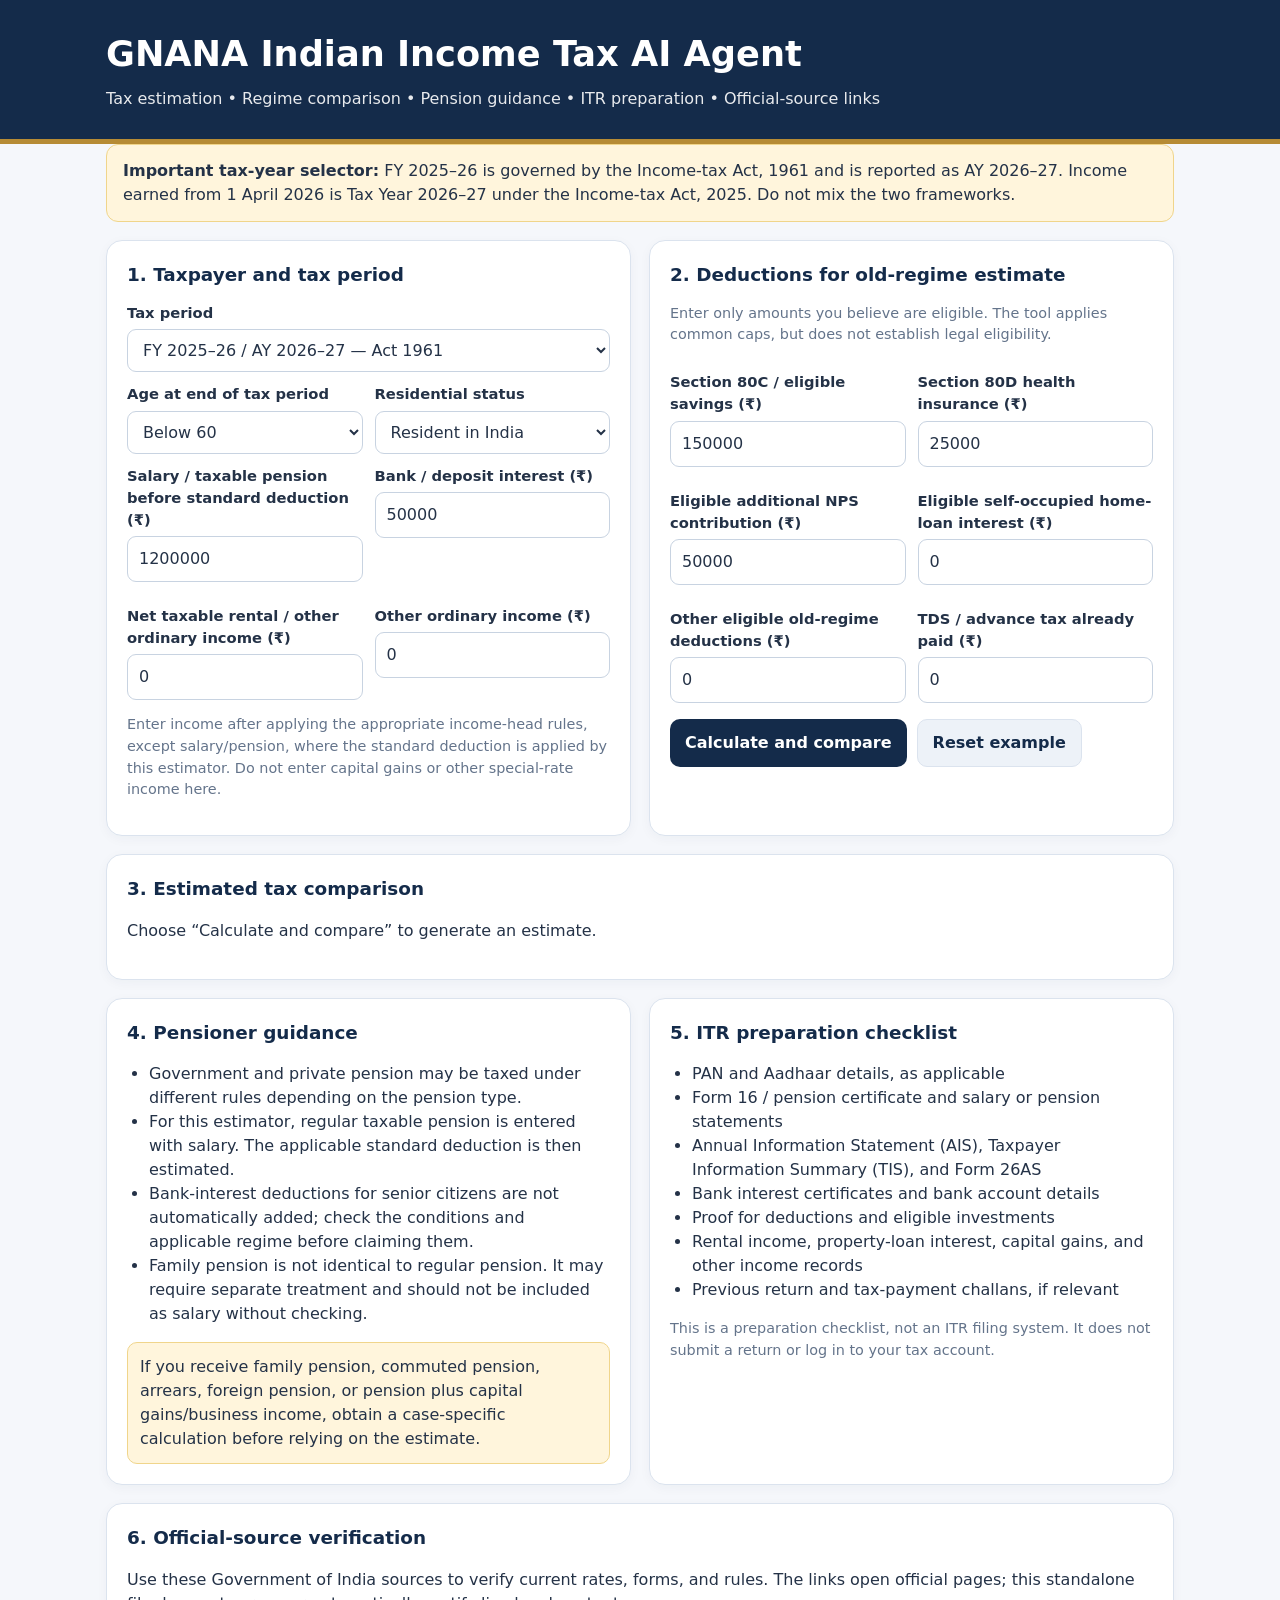
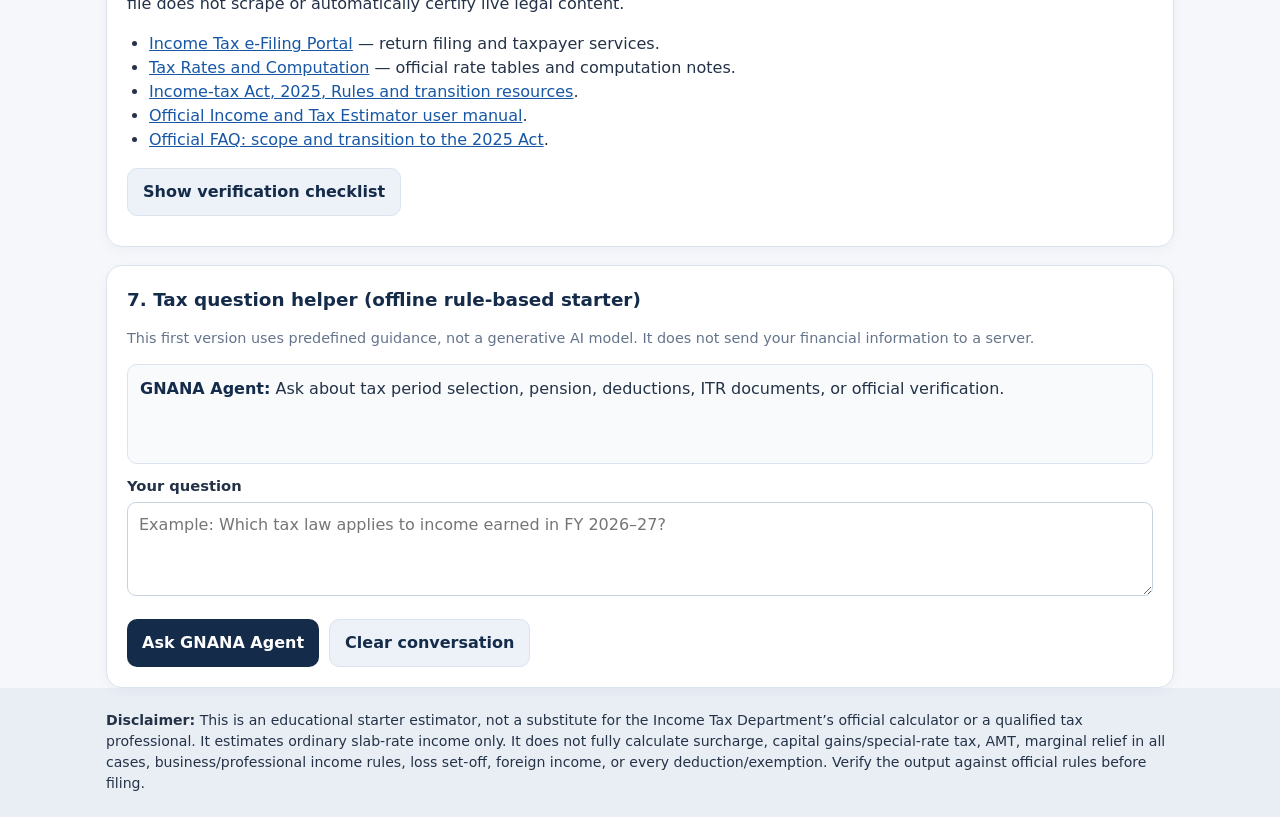
<file: bots/GNANA_Indian_Income_Tax_AI_Agent.html>
<!DOCTYPE html>
<html lang="en">
<head>
<meta charset="UTF-8">
<meta name="viewport" content="width=device-width, initial-scale=1">
<title>GNANA Indian Income Tax AI Agent</title>
<style>
  :root { --navy:#142b4a; --gold:#b68b35; --ink:#243247; --muted:#64748b; --paper:#f5f7fb; --line:#dbe3ee; --green:#e8f5ed; --amber:#fff5dc; }
  * { box-sizing:border-box; }
  body { margin:0; background:var(--paper); color:var(--ink); font:16px/1.5 system-ui,-apple-system,"Segoe UI",sans-serif; }
  header { background:var(--navy); color:white; padding:28px 18px; border-bottom:5px solid var(--gold); }
  .wrap { max-width:1100px; margin:auto; padding:0 16px; }
  h1 { margin:0 0 6px; font-size:clamp(1.5rem,4vw,2.2rem); }
  header p { margin:0; opacity:.9; }
  main { padding:22px 0 48px; }
  .notice { padding:14px 16px; border-radius:12px; background:var(--amber); border:1px solid #f0d58b; margin-bottom:18px; }
  .grid { display:grid; grid-template-columns:repeat(2,minmax(0,1fr)); gap:18px; }
  .card { background:white; border:1px solid var(--line); border-radius:16px; padding:20px; box-shadow:0 3px 12px #142b4a0a; min-width:0; }
  .card h2 { font-size:1.15rem; color:var(--navy); margin:0 0 14px; }
  .full { grid-column:1/-1; }
  label { display:block; font-weight:650; font-size:.92rem; margin:11px 0 5px; }
  input,select,textarea { width:100%; padding:10px 11px; border:1px solid #c8d3e1; border-radius:9px; background:white; color:var(--ink); font:inherit; }
  input:focus,select:focus,textarea:focus { outline:2px solid #b68b3580; border-color:var(--gold); }
  .two { display:grid; grid-template-columns:repeat(2,minmax(0,1fr)); gap:12px; }
  button { border:0; border-radius:10px; padding:11px 15px; font:inherit; font-weight:700; cursor:pointer; }
  .primary { background:var(--navy); color:white; }
  .secondary { background:#edf2f8; color:var(--navy); border:1px solid var(--line); }
  .actions { display:flex; flex-wrap:wrap; gap:10px; margin-top:16px; }
  .result { display:grid; grid-template-columns:repeat(3,minmax(0,1fr)); gap:10px; margin:14px 0; }
  .metric { background:#f4f7fb; border:1px solid var(--line); border-radius:12px; padding:13px; }
  .metric small { display:block; color:var(--muted); }
  .metric strong { display:block; color:var(--navy); font-size:1.25rem; overflow-wrap:anywhere; }
  .good { background:var(--green); border:1px solid #b6dfc5; border-radius:10px; padding:12px; }
  .warn { background:var(--amber); border:1px solid #f0d58b; border-radius:10px; padding:12px; }
  .muted { color:var(--muted); font-size:.9rem; }
  a { color:#1757a6; overflow-wrap:anywhere; }
  ul { padding-left:22px; }
  .pill { display:inline-block; padding:3px 9px; border-radius:20px; background:#edf2f8; font-size:.8rem; font-weight:700; }
  #chatLog { min-height:100px; max-height:320px; overflow:auto; border:1px solid var(--line); background:#f8fafc; border-radius:10px; padding:12px; white-space:pre-wrap; }
  .msg { margin:0 0 12px; }
  .msg b { color:var(--navy); }
  footer { padding:22px 0; background:#e9eef5; font-size:.88rem; }
  @media(max-width:760px) { .grid,.two { grid-template-columns:1fr; } .result { grid-template-columns:1fr; } .full { grid-column:auto; } }
</style>
</head>
<body>
<header>
  <div class="wrap">
    <h1>GNANA Indian Income Tax AI Agent</h1>
    <p>Tax estimation • Regime comparison • Pension guidance • ITR preparation • Official-source links</p>
  </div>
</header>
<main class="wrap">
  <div class="notice">
    <strong>Important tax-year selector:</strong> FY 2025–26 is governed by the Income-tax Act, 1961 and is reported as AY 2026–27. Income earned from 1 April 2026 is Tax Year 2026–27 under the Income-tax Act, 2025. Do not mix the two frameworks.
  </div>

  <div class="grid">
    <section class="card">
      <h2>1. Taxpayer and tax period</h2>
      <label for="period">Tax period</label>
      <select id="period">
        <option value="ay2627">FY 2025–26 / AY 2026–27 — Act 1961</option>
        <option value="ty2627">FY 2026–27 / Tax Year 2026–27 — Act 2025</option>
      </select>
      <div class="two">
        <div><label for="age">Age at end of tax period</label>
          <select id="age"><option value="under60">Below 60</option><option value="60to79">60–79</option><option value="80plus">80 or above</option></select>
        </div>
        <div><label for="resident">Residential status</label>
          <select id="resident"><option value="resident">Resident in India</option><option value="nonresident">Non-resident / not sure</option></select>
        </div>
      </div>
      <div class="two">
        <div><label for="salary">Salary / taxable pension before standard deduction (₹)</label><input id="salary" type="number" min="0" value="1200000"></div>
        <div><label for="interest">Bank / deposit interest (₹)</label><input id="interest" type="number" min="0" value="50000"></div>
        <div><label for="rent">Net taxable rental / other ordinary income (₹)</label><input id="rent" type="number" min="0" value="0"></div>
        <div><label for="other">Other ordinary income (₹)</label><input id="other" type="number" min="0" value="0"></div>
      </div>
      <p class="muted">Enter income after applying the appropriate income-head rules, except salary/pension, where the standard deduction is applied by this estimator. Do not enter capital gains or other special-rate income here.</p>
    </section>

    <section class="card">
      <h2>2. Deductions for old-regime estimate</h2>
      <p class="muted">Enter only amounts you believe are eligible. The tool applies common caps, but does not establish legal eligibility.</p>
      <div class="two">
        <div><label for="d80c">Section 80C / eligible savings (₹)</label><input id="d80c" type="number" min="0" value="150000"></div>
        <div><label for="d80d">Section 80D health insurance (₹)</label><input id="d80d" type="number" min="0" value="25000"></div>
        <div><label for="nps">Eligible additional NPS contribution (₹)</label><input id="nps" type="number" min="0" value="50000"></div>
        <div><label for="home">Eligible self-occupied home-loan interest (₹)</label><input id="home" type="number" min="0" value="0"></div>
        <div><label for="otherDed">Other eligible old-regime deductions (₹)</label><input id="otherDed" type="number" min="0" value="0"></div>
        <div><label for="tds">TDS / advance tax already paid (₹)</label><input id="tds" type="number" min="0" value="0"></div>
      </div>
      <div class="actions">
        <button class="primary" id="calculate">Calculate and compare</button>
        <button class="secondary" id="reset">Reset example</button>
      </div>
    </section>

    <section class="card full" id="results" aria-live="polite">
      <h2>3. Estimated tax comparison</h2>
      <p>Choose “Calculate and compare” to generate an estimate.</p>
    </section>

    <section class="card">
      <h2>4. Pensioner guidance</h2>
      <ul>
        <li>Government and private pension may be taxed under different rules depending on the pension type.</li>
        <li>For this estimator, regular taxable pension is entered with salary. The applicable standard deduction is then estimated.</li>
        <li>Bank-interest deductions for senior citizens are not automatically added; check the conditions and applicable regime before claiming them.</li>
        <li>Family pension is not identical to regular pension. It may require separate treatment and should not be included as salary without checking.</li>
      </ul>
      <div class="warn">If you receive family pension, commuted pension, arrears, foreign pension, or pension plus capital gains/business income, obtain a case-specific calculation before relying on the estimate.</div>
    </section>

    <section class="card">
      <h2>5. ITR preparation checklist</h2>
      <ul>
        <li>PAN and Aadhaar details, as applicable</li>
        <li>Form 16 / pension certificate and salary or pension statements</li>
        <li>Annual Information Statement (AIS), Taxpayer Information Summary (TIS), and Form 26AS</li>
        <li>Bank interest certificates and bank account details</li>
        <li>Proof for deductions and eligible investments</li>
        <li>Rental income, property-loan interest, capital gains, and other income records</li>
        <li>Previous return and tax-payment challans, if relevant</li>
      </ul>
      <p class="muted">This is a preparation checklist, not an ITR filing system. It does not submit a return or log in to your tax account.</p>
    </section>

    <section class="card full">
      <h2>6. Official-source verification</h2>
      <p>Use these Government of India sources to verify current rates, forms, and rules. The links open official pages; this standalone file does not scrape or automatically certify live legal content.</p>
      <ul>
        <li><a href="https://www.incometax.gov.in/" target="_blank" rel="noopener">Income Tax e-Filing Portal</a> — return filing and taxpayer services.</li>
        <li><a href="https://www.incometaxindia.gov.in/w/tax-rates-and-computation" target="_blank" rel="noopener">Tax Rates and Computation</a> — official rate tables and computation notes.</li>
        <li><a href="https://www.incometaxindia.gov.in/en/income-tax-act-202511" target="_blank" rel="noopener">Income-tax Act, 2025, Rules and transition resources</a>.</li>
        <li><a href="https://www.incometax.gov.in/iec/foportal/help/all-topics/e-filing-services/income-and-tax-estimator-um" target="_blank" rel="noopener">Official Income and Tax Estimator user manual</a>.</li>
        <li><a href="https://www.incometax.gov.in/iec/foportal/help/all-topics/e-filing-services/objective-and-scope-new-act" target="_blank" rel="noopener">Official FAQ: scope and transition to the 2025 Act</a>.</li>
      </ul>
      <button class="secondary" id="verify">Show verification checklist</button>
      <div id="verifyOutput" class="muted" style="margin-top:10px"></div>
    </section>

    <section class="card full">
      <h2>7. Tax question helper (offline rule-based starter)</h2>
      <p class="muted">This first version uses predefined guidance, not a generative AI model. It does not send your financial information to a server.</p>
      <div id="chatLog" aria-live="polite"><div class="msg"><b>GNANA Agent:</b> Ask about tax period selection, pension, deductions, ITR documents, or official verification.</div></div>
      <label for="question">Your question</label>
      <textarea id="question" rows="3" placeholder="Example: Which tax law applies to income earned in FY 2026–27?"></textarea>
      <div class="actions"><button class="primary" id="ask">Ask GNANA Agent</button><button class="secondary" id="clearChat">Clear conversation</button></div>
    </section>
  </div>
</main>
<footer>
  <div class="wrap">
    <strong>Disclaimer:</strong> This is an educational starter estimator, not a substitute for the Income Tax Department’s official calculator or a qualified tax professional. It estimates ordinary slab-rate income only. It does not fully calculate surcharge, capital gains/special-rate tax, AMT, marginal relief in all cases, business/professional income rules, loss set-off, foreign income, or every deduction/exemption. Verify the output against official rules before filing.
  </div>
</footer>
<script>
"use strict";

/* ---------- Small utilities ---------- */

// Read a numeric input safely. Empty, negative, or invalid values become zero.
function numberValue(id) {
  const value = Number(document.getElementById(id).value);
  return Number.isFinite(value) && value > 0 ? value : 0;
}

// Format Indian rupee amounts without decimal paise for readability.
function rupees(value) {
  return new Intl.NumberFormat("en-IN", {
    style: "currency", currency: "INR", maximumFractionDigits: 0
  }).format(Math.max(0, Math.round(value)));
}

// Round a tax amount to the nearest rupee for this indicative estimate.
function roundTax(value) {
  return Math.round(Math.max(0, value));
}

/* ---------- Slab-rate engine ---------- */

// Apply progressive slab rates. Each rate applies only to the portion inside
// its bracket, not to the entire taxable income.
function progressiveTax(income, slabs) {
  let tax = 0;
  let lower = 0;
  for (const slab of slabs) {
    const upper = slab.limit;
    const taxableInThisSlab = Math.max(0, Math.min(income, upper) - lower);
    tax += taxableInThisSlab * slab.rate;
    lower = upper;
    if (income <= upper) break;
  }
  return tax;
}

// These rates are used for the common individual slab-rate calculation.
// The new-regime slabs shown are the AY 2026–27 / TY 2026–27 slabs published
// by the Income Tax Department. Special-rate income is deliberately excluded.
function calculateNewRegime(taxableIncome, resident) {
  const slabs = [
    {limit: 400000, rate: 0},
    {limit: 800000, rate: 0.05},
    {limit: 1200000, rate: 0.10},
    {limit: 1600000, rate: 0.15},
    {limit: 2000000, rate: 0.20},
    {limit: 2400000, rate: 0.25},
    {limit: Infinity, rate: 0.30}
  ];
  let tax = progressiveTax(taxableIncome, slabs);

  // Resident individual rebate for the new regime: maximum ₹60,000 up to
  // ₹12 lakh total income, with a basic marginal-relief safeguard immediately
  // above the threshold. This simplified estimator does not model special-rate
  // income or every marginal-relief/surcharge interaction.
  let rebate = 0;
  if (resident && taxableIncome <= 1200000) {
    rebate = Math.min(tax, 60000);
  } else if (resident && taxableIncome > 1200000 && taxableIncome <= 1275000) {
    // Indicative marginal relief: tax after rebate cannot exceed income above
    // ₹12 lakh. Use only for ordinary slab income and verify complex cases.
    rebate = Math.max(0, tax - (taxableIncome - 1200000));
  }
  tax = Math.max(0, tax - rebate);
  const cess = tax * 0.04;
  return {baseTax: roundTax(tax), rebate: roundTax(rebate), cess: roundTax(cess),
          total: roundTax(tax + cess), taxableIncome};
}

// Old-regime basic exemption depends on age, for resident individuals.
// This estimator uses the standard slab rates and common deductions only.
// AY 2026–27 uses the same ordinary old-regime slab thresholds for individuals.
function calculateOldRegime(taxableIncome, age, resident) {
  let basicExemption = 250000;
  if (resident && age === "60to79") basicExemption = 300000;
  if (resident && age === "80plus") basicExemption = 500000;

  const slabs = [
    {limit: basicExemption, rate: 0},
    {limit: 500000, rate: 0.05},
    {limit: 1000000, rate: 0.20},
    {limit: Infinity, rate: 0.30}
  ];
  let tax = progressiveTax(taxableIncome, slabs);

  // Section 87A old-regime resident-individual rebate, simplified for
  // ordinary income: up to ₹5 lakh total income, maximum ₹12,500.
  let rebate = 0;
  if (resident && taxableIncome <= 500000) rebate = Math.min(tax, 12500);
  tax = Math.max(0, tax - rebate);
  const cess = tax * 0.04;
  return {baseTax: roundTax(tax), rebate: roundTax(rebate), cess: roundTax(cess),
          total: roundTax(tax + cess), taxableIncome};
}

/* ---------- Estimate and compare ---------- */

// Calculate standard deduction, eligible common old-regime deductions, tax,
// cess, and the approximate balance after tax already paid.
function calculate() {
  const period = document.getElementById("period").value;
  const age = document.getElementById("age").value;
  const resident = document.getElementById("resident").value === "resident";
  const salary = numberValue("salary");
  const interest = numberValue("interest");
  const rent = numberValue("rent");
  const other = numberValue("other");
  const tds = numberValue("tds");

  // Standard deduction used in this simple salary/pension estimate:
  // ₹75,000 under the new regime and ₹50,000 under the old regime.
  // Actual eligibility depends on the nature of income and applicable rules.
  const standardNew = Math.min(salary, 75000);
  const standardOld = Math.min(salary, 50000);
  const grossOrdinaryIncome = salary + interest + rent + other;
  const newTaxable = Math.max(0, grossOrdinaryIncome - standardNew);

  // Common old-regime deductions are capped here at typical statutory limits.
  // The user remains responsible for checking eligibility and sub-limits.
  const d80c = Math.min(numberValue("d80c"), 150000);
  const d80d = Math.min(numberValue("d80d"), 100000); // broad ceiling; actual limit depends on age/covered persons
  const nps = Math.min(numberValue("nps"), 50000);
  const home = Math.min(numberValue("home"), 200000); // only if applicable conditions are met
  const otherDed = numberValue("otherDed");
  const oldDeductions = d80c + d80d + nps + home + otherDed;
  const oldTaxable = Math.max(0, grossOrdinaryIncome - standardOld - oldDeductions);

  const newResult = calculateNewRegime(newTaxable, resident);
  const oldResult = calculateOldRegime(oldTaxable, age, resident);
  const best = newResult.total <= oldResult.total ? "New regime" : "Old regime";
  const balanceNew = newResult.total - tds;
  const balanceOld = oldResult.total - tds;

  const warnings = [];
  if (!resident) warnings.push("Non-resident tax treatment is not fully modelled; rebate and age-based exemption rules may differ. Treat both results as indicative only.");
  if (grossOrdinaryIncome > 5000000) warnings.push("Income exceeds ₹50 lakh: surcharge and possible marginal relief are not calculated. The displayed total may materially understate tax.");
  if (grossOrdinaryIncome > 0 && (interest + rent + other) > 0) warnings.push("Other income may have separate deductions, loss set-off, or special rules. Check each income head.");
  if (period === "ty2627") warnings.push("Selected Tax Year 2026–27: use the Income-tax Act, 2025 and Income-tax Rules, 2026. Confirm the latest Finance Act and notified forms.");
  else warnings.push("Selected AY 2026–27: use the Income-tax Act, 1961 as amended for this assessment year. The 2025 Act does not replace the governing rules for this income period.");
  warnings.push("Capital gains, lottery/crypto and other special-rate income, surcharge, AMT, complex marginal relief, and all deduction eligibility tests are outside this starter calculation.");

  document.getElementById("results").innerHTML = `
    <h2>3. Estimated tax comparison</h2>
    <p class="muted">Period: ${period === "ay2627" ? "FY 2025–26 / AY 2026–27 (Act 1961)" : "FY 2026–27 / Tax Year 2026–27 (Act 2025)"}</p>
    <div class="result">
      <div class="metric"><small>New regime taxable income</small><strong>${rupees(newResult.taxableIncome)}</strong></div>
      <div class="metric"><small>New regime estimated tax + cess</small><strong>${rupees(newResult.total)}</strong><small>Balance after TDS: ${rupees(balanceNew)}</small></div>
      <div class="metric"><small>Old regime estimated tax + cess</small><strong>${rupees(oldResult.total)}</strong><small>Balance after TDS: ${rupees(balanceOld)}</small></div>
    </div>
    <div class="good"><strong>Lower estimated tax:</strong> ${best}. Difference: ${rupees(Math.abs(newResult.total-oldResult.total))}.</div>
    <p><strong>New regime:</strong> taxable income ${rupees(newResult.taxableIncome)}, rebate estimated ${rupees(newResult.rebate)}, cess ${rupees(newResult.cess)}.</p>
    <p><strong>Old regime:</strong> taxable income ${rupees(oldResult.taxableIncome)}, deductions entered and capped ${rupees(oldDeductions)}, rebate estimated ${rupees(oldResult.rebate)}, cess ${rupees(oldResult.cess)}.</p>
    <div class="warn"><strong>Read before relying on this result</strong><ul>${warnings.map(w => `<li>${w}</li>`).join("")}</ul></div>`;
}

// Restore the sample figures so the user can rerun the built-in demonstration.
function resetExample() {
  const defaults = {period:"ay2627",age:"under60",resident:"resident",salary:1200000,
    interest:50000,rent:0,other:0,d80c:150000,d80d:25000,nps:50000,home:0,otherDed:0,tds:0};
  for (const [id, value] of Object.entries(defaults)) document.getElementById(id).value = value;
  document.getElementById("results").innerHTML = "<h2>3. Estimated tax comparison</h2><p>Choose “Calculate and compare” to generate an estimate.</p>";
}

/* ---------- Official verification checklist ---------- */

// This deliberately does not attempt cross-origin scraping: official websites
// often block browser fetches with CORS, and a failed fetch is not proof that
// a law or site is unavailable. The links above are the source-verification path.
function showVerificationChecklist() {
  const date = new Date().toLocaleDateString("en-IN", {year:"numeric",month:"long",day:"numeric"});
  document.getElementById("verifyOutput").innerHTML =
    `<p><strong>Checklist opened ${date}:</strong></p>
     <ol>
       <li>Confirm the selected period and governing Act.</li>
       <li>Check the official tax-rate page and relevant Finance Act.</li>
       <li>For Tax Year 2026–27, check the 2025 Act, Rules 2026, notifications, and updated forms.</li>
       <li>For AY 2026–27, use the 1961 Act framework and applicable amendments.</li>
       <li>Compare this estimate with the official Income and Tax Estimator before filing.</li>
     </ol>
     <p><strong>Connection status:</strong> This page has not automatically verified the contents of official websites. Open the official links above to check the current source documents.</p>`;
}

/* ---------- Rule-based question helper ---------- */

// Provide safe, predefined explanations for common topics. Unknown questions
// are directed to official sources rather than answered with invented law.
function answerQuestion(question) {
  const q = question.toLowerCase();
  if (q.includes("2026") && (q.includes("act") || q.includes("law") || q.includes("tax year"))) {
    return "Income earned from 1 April 2026 is generally handled as Tax Year 2026–27 under the Income-tax Act, 2025. Income earned during FY 2025–26 remains governed by the Income-tax Act, 1961 and is reported as AY 2026–27. Use the official transition FAQ linked above.";
  }
  if (q.includes("pension")) {
    return "Regular taxable pension is generally entered with salary for this starter estimate. Family pension, commuted pension, arrears, and foreign pension can have different treatment. Check the official rules and the pension documents before filing.";
  }
  if (q.includes("deduction") || q.includes("80c") || q.includes("80d") || q.includes("nps")) {
    return "Deductions depend on the selected regime, taxpayer facts, payment type, and statutory caps. Many common deductions are unavailable under the new regime. Enter only eligible amounts and verify the current official deduction rules before claiming them.";
  }
  if (q.includes("itr") || q.includes("form 16") || q.includes("documents")) {
    return "Prepare Form 16 or pension statements, AIS, TIS, Form 26AS, bank-interest certificates, deduction proofs, bank details, and records for rent/capital gains/other income. Choose the ITR form based on all income sources and eligibility; this page does not file a return.";
  }
  if (q.includes("old") || q.includes("new") || q.includes("regime")) {
    return "Compare both regimes using the calculator, but verify deduction eligibility and any special-rate income. The new regime is generally the default for eligible taxpayers; opting out rules differ for taxpayers with business or professional income.";
  }
  if (q.includes("official") || q.includes("verify") || q.includes("source")) {
    return "Open the official Tax Rates and Computation page, the Income-tax Act, 2025 resources, and the e-Filing portal links in Section 6. This local starter does not scrape pages or certify that its built-in rules are the latest.";
  }
  return "I do not have a verified rule for that question in this starter. Please check the official links in Section 6 or consult a qualified tax professional. Avoid entering PAN, Aadhaar, passwords, OTPs, or bank-account credentials into this demo.";
}

// Add the question and answer to the visible conversation log.
function askAgent() {
  const input = document.getElementById("question");
  const question = input.value.trim();
  if (!question) return;
  const log = document.getElementById("chatLog");
  const user = document.createElement("div");
  user.className = "msg";
  const userLabel = document.createElement("b");
  userLabel.textContent = "You: ";
  user.appendChild(userLabel);
  user.appendChild(document.createTextNode(question));
  const answer = document.createElement("div");
  answer.className = "msg";
  const answerLabel = document.createElement("b");
  answerLabel.textContent = "GNANA Agent: ";
  answer.appendChild(answerLabel);
  answer.appendChild(document.createTextNode(answerQuestion(question)));
  log.append(user, answer);
  log.scrollTop = log.scrollHeight;
  input.value = "";
}

// Connect controls to functions once the page has loaded.
document.getElementById("calculate").addEventListener("click", calculate);
document.getElementById("reset").addEventListener("click", resetExample);
document.getElementById("verify").addEventListener("click", showVerificationChecklist);
document.getElementById("ask").addEventListener("click", askAgent);
document.getElementById("clearChat").addEventListener("click", () => {
  document.getElementById("chatLog").innerHTML = '<div class="msg"><b>GNANA Agent:</b> Ask about tax period selection, pension, deductions, ITR documents, or official verification.</div>';
});
document.getElementById("question").addEventListener("keydown", event => {
  if (event.key === "Enter" && !event.shiftKey) { event.preventDefault(); askAgent(); }
});
</script>
</body>
</html>
</file>
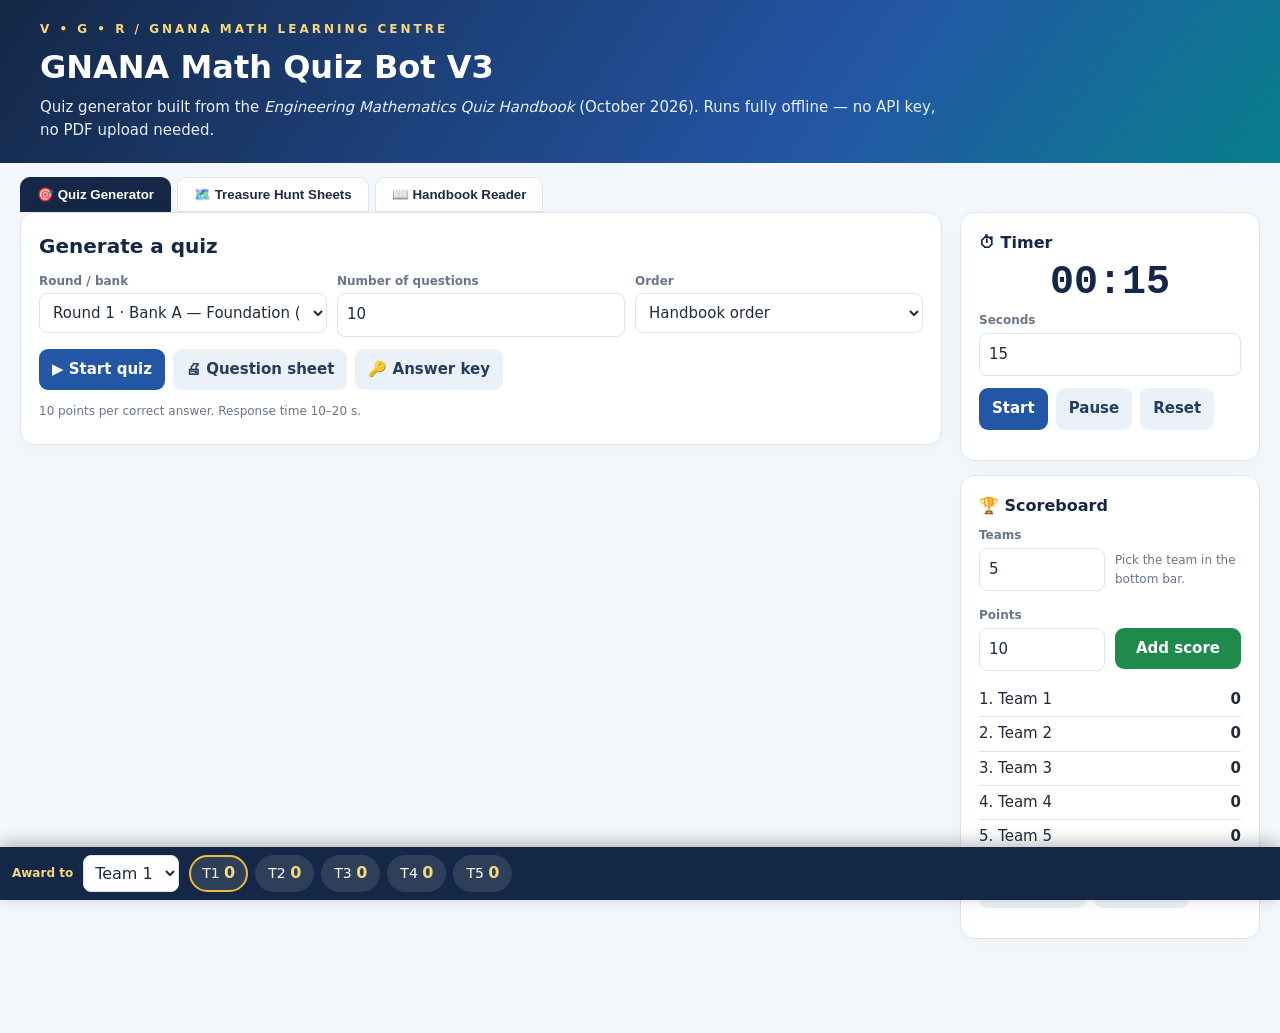
<file: bots/GNANA_Math_Quiz_Bot.html>
<!doctype html>
<html lang="en"><head><meta charset="utf-8"><meta name="viewport" content="width=device-width,initial-scale=1">
<title>GNANA Math Quiz Bot V3 — Handbook Quiz Generator</title>
<style>
:root{--navy:#142746;--blue:#2456a6;--teal:#087f8c;--gold:#f3b63f;--ink:#202b3b;--muted:#68758a;--paper:#f4f7fb;--line:#dce4ef;--red:#b83b4b;--green:#1f8a4c}
*{box-sizing:border-box}body{margin:0;background:var(--paper);color:var(--ink);font:15px/1.55 system-ui,-apple-system,Segoe UI,Roboto,Arial,sans-serif}
.hero{background:linear-gradient(125deg,#142746,#2456a6 65%,#087f8c);color:#fff;padding:20px clamp(16px,4vw,40px)}
.brand{font-size:12px;letter-spacing:3px;color:#f8d77a;font-weight:800}.hero h1{margin:4px 0;font-size:clamp(22px,3.5vw,32px)}.hero p{margin:4px 0 0;color:#e7efff;max-width:900px}
.tabs{display:flex;gap:6px;max-width:1450px;margin:14px auto 0;padding:0 20px;flex-wrap:wrap}
.tabs button{border:1px solid var(--line);background:#fff;padding:9px 16px;border-radius:10px 10px 0 0;font-weight:700;cursor:pointer;color:var(--ink)}
.tabs button.on{background:var(--navy);color:#fff;border-color:var(--navy)}
.layout{max-width:1450px;margin:0 auto;padding:0 20px 20px;display:grid;grid-template-columns:minmax(0,1fr) 300px;gap:18px}
.panel{background:#fff;border:1px solid var(--line);border-radius:14px;padding:18px;box-shadow:0 5px 22px #18355c08}
.side{position:sticky;top:10px;height:max-content;display:grid;gap:14px}
h2{margin:0 0 10px;color:var(--navy);font-size:20px}h3{margin:0 0 8px;color:var(--navy);font-size:16px}
label{font-size:12px;font-weight:700;color:var(--muted);display:block;margin-bottom:3px}
input,select{width:100%;padding:9px;border:1px solid var(--line);border-radius:8px;background:#fff;color:var(--ink);font:inherit}
.row{display:grid;grid-template-columns:repeat(auto-fit,minmax(150px,1fr));gap:10px;margin-bottom:12px}
.btn{border:0;border-radius:9px;padding:9px 13px;font-weight:700;cursor:pointer;background:var(--blue);color:#fff;font:inherit;font-weight:700}
.btn.s{background:#eaf1f8;color:#233c60}.btn.g{background:var(--gold);color:#3c2a00}.btn.ok{background:var(--green)}.btn.no{background:var(--red)}
.btn:disabled{opacity:.4;cursor:not-allowed}.bar{display:flex;gap:8px;flex-wrap:wrap;margin:12px 0}
.card{border:1px solid var(--line);border-left:5px solid var(--teal);border-radius:12px;padding:16px;margin:12px 0;background:#fbfcfe}
.tag{display:inline-block;background:var(--gold);color:#3c2a00;border-radius:99px;padding:2px 10px;font-size:12px;font-weight:800;margin-bottom:6px}
.part{font-size:19px;margin:8px 0;overflow-wrap:anywhere}.part small{display:block;font-size:11px;color:var(--teal);font-weight:800;letter-spacing:1px;text-transform:uppercase}
.ans{margin-top:12px;padding:12px;background:#e9f7ef;border:1px solid #bfe3cd;border-radius:10px;font-size:17px;font-weight:700;color:#14633a;white-space:pre-wrap}
.note{font-size:12px;color:var(--muted);margin:6px 0}.clock{font:800 40px/1 ui-monospace,Consolas,monospace;text-align:center;color:var(--navy);margin:8px 0}.clock.end{color:var(--red)}
table{border-collapse:collapse;width:100%;font-size:14px}th,td{border:1px solid var(--line);padding:6px 9px;text-align:left}th{background:#eef3fa}
.sheet{border:2px solid var(--navy);border-radius:12px;padding:14px;margin:14px 0;page-break-inside:avoid}.sheet h3{border-bottom:2px solid var(--gold);padding-bottom:6px}
.stn{border:1px dashed var(--muted);border-radius:10px;padding:10px 14px;margin:10px 0}.stn b{color:var(--blue)}
.reader{white-space:pre-wrap;overflow-wrap:anywhere;font:13.5px/1.7 ui-monospace,Consolas,monospace;background:#fbfcfe;border:1px solid #e7edf5;padding:14px;border-radius:10px;max-height:70vh;overflow:auto}
.hidden{display:none!important}.score{display:flex;justify-content:space-between;padding:5px 0;border-bottom:1px solid var(--line)}
.warn{background:#fff9e8;border-left:4px solid var(--gold);padding:10px 12px;border-radius:8px;font-size:13px;margin:10px 0}
body{padding-bottom:74px}
#dock{position:fixed;left:0;right:0;bottom:0;z-index:50;background:var(--navy);color:#fff;padding:8px 12px;display:flex;align-items:center;gap:10px;box-shadow:0 -4px 16px #0004}
#dock select{width:auto;min-width:96px;font-size:16px;padding:7px}#dock_s{display:flex;gap:7px;overflow-x:auto;white-space:nowrap;flex:1}
.chip{background:#ffffff1c;border:2px solid transparent;border-radius:99px;padding:4px 11px;font-size:14px}.chip b{color:#f8d77a;font-size:16px}.chip.sel{border-color:var(--gold)}
@media(max-width:900px){.layout{grid-template-columns:1fr}.side{position:static}}
@media print{#dock{display:none!important}.hero,.tabs,.side,.bar,.noprint,.row{display:none!important}.layout{display:block;padding:0}.panel{border:0;box-shadow:0}body{background:#fff}.reader{max-height:none;overflow:visible}}
</style></head><body>
<header class="hero"><div class="brand">V • G • R / GNANA MATH LEARNING CENTRE</div><h1>GNANA Math Quiz Bot V3</h1>
<p>Quiz generator built from the <i>Engineering Mathematics Quiz Handbook</i> (October 2026). Runs fully offline — no API key, no PDF upload needed.</p></header>
<nav class="tabs"><button id="t_quiz" class="on">🎯 Quiz Generator</button><button id="t_hunt">🗺️ Treasure Hunt Sheets</button><button id="t_book">📖 Handbook Reader</button></nav>
<div class="layout"><div>

<section id="v_quiz" class="panel">
<h2>Generate a quiz</h2>
<div class="row">
 <div><label>Round / bank</label><select id="bank"></select></div>
 <div><label>Number of questions</label><input id="count" type="number" min="1" value="10"></div>
 <div><label>Order</label><select id="order"><option value="seq">Handbook order</option><option value="rnd">Shuffle</option></select></div>
</div>
<div class="bar"><button class="btn" id="go">▶ Start quiz</button><button class="btn s" id="lsq">🖨 Question sheet</button><button class="btn s" id="lsa">🔑 Answer key</button></div>
<div class="note" id="bnote"></div>
<div id="stage"></div>
</section>

<section id="v_hunt" class="panel hidden">
<h2>Station-based Treasure Hunt (Round 2)</h2>
<div class="row">
 <div><label>Series</label><select id="hs"><option value="A">Series A — rotating routes</option><option value="B">Series B — straight routes</option></select></div>
 <div><label>Set</label><select id="hset"></select></div>
 <div><label>Show Quiz Master key</label><select id="hkey"><option value="0">No (participant sheets)</option><option value="1">Yes (Quiz Master only)</option></select></div>
</div>
<div class="bar"><button class="btn" id="hshow">Show set</button><button class="btn s" id="hall">Show all 5 sets</button><button class="btn g" id="hprint">🖨 Print</button></div>
<div id="hout"></div>
</section>

<section id="v_book" class="panel hidden">
<h2>Handbook reader</h2>
<div class="row"><div><label>Section</label><select id="bsec"></select></div><div><label>Search this section</label><input id="bq" type="search" placeholder="type to filter lines…"></div></div>
<div class="warn" id="bwarn"></div>
<div class="reader" id="btext"></div>
</section>

</div>
<aside class="side noprint">
<div class="panel"><h3>⏱ Timer</h3><div class="clock" id="clock">00:15</div>
<div class="row" style="grid-template-columns:1fr"><div><label>Seconds</label><input id="secs" type="number" min="1" max="900" value="15"></div></div>
<div class="bar"><button class="btn" id="tstart">Start</button><button class="btn s" id="tpause">Pause</button><button class="btn s" id="treset">Reset</button></div></div>
<div class="panel"><h3>🏆 Scoreboard</h3>
<div class="row" style="grid-template-columns:1fr 1fr"><div><label>Teams</label><input id="nteams" type="number" min="2" max="12" value="5"></div><div><label>&nbsp;</label><div class="note">Pick the team in the bottom bar.</div></div></div>
<div class="row" style="grid-template-columns:1fr 1fr"><div><label>Points</label><input id="pts" type="number" value="10"></div><div><label>&nbsp;</label><button class="btn ok" id="add" style="width:100%">Add score</button></div></div>
<div id="board"></div><div class="bar"><button class="btn s" id="undo">Undo last</button><button class="btn s" id="clr">Clear all</button></div></div>
</aside></div>
<div id="dock" class="noprint"><label style="color:#f8d77a;margin:0">Award to</label><select id="team"></select><div id="dock_s"></div></div>
<script>
/* ============ 1. QUESTION DATA (transcribed from the handbook; "¦" separates fields) ============ */
const rows=s=>s.trim().split('\n').map(l=>l.split('¦').map(x=>x.trim()));

// Round 1 — Bank A Foundation: question ¦ answer
const R1A=`What is the derivative of sin x?¦cos x
What is the derivative of eˣ?¦eˣ
What is ∫ 1/x dx?¦ln|x| + C
What is the determinant of [[a,b],[c,d]]?¦ad − bc
What is the rank of the 3×3 identity matrix?¦3
What is the value of i²?¦−1
What is the Laplace transform of 1?¦1/s
What is the Laplace transform of eᵃᵗ?¦1/(s − a)
What is the divergence of F = (P, Q, R)?¦∂P/∂x + ∂Q/∂y + ∂R/∂z
What is the curl of a gradient field?¦Zero vector
What is the mean of 2, 4, 6, 8?¦5
What is the probability of a sure event?¦1
What is the Maclaurin series of eˣ?¦Σ xⁿ/n! (n = 0 to ∞)
What is the order of the differential equation y″ + 3y′ + y = 0?¦2
What is the degree of (y″)² + y = 0?¦2
What is the eigenvalue equation for a matrix A?¦det(A − λI) = 0
What is the Fourier transform mainly used to analyse?¦Frequency content
What is the numerical value of ln 1?¦0
What is the value of sin(π/2)?¦1
What is the gradient of a scalar field?¦A vector field`;

// Round 1 — Bank B Team rotation (team = position mod 5): question ¦ answer
const R1B=`What is the derivative of xⁿ?¦n xⁿ⁻¹
What does the integral of a function represent geometrically?¦Area under the curve
What is the determinant of a 2×2 matrix [[a,b],[c,d]]?¦ad − bc
True or False: matrix multiplication is commutative.¦False
What statistical measure represents the average value of a dataset?¦Mean
What is the value of i², where i is the imaginary unit?¦−1
What type of differential equation involves partial derivatives?¦Partial differential equation (PDE)
In probability, what is the range of possible values of a probability?¦0 to 1, inclusive
Which numerical method divides a structure into small sub-regions to solve complex structural problems?¦Finite Element Analysis (FEA)
What is the name for a matrix with the same number of rows and columns?¦Square matrix
What is the Laplace transform of the constant 1?¦1/s
What does the gradient of a scalar field represent?¦Direction and magnitude of steepest ascent
What is the term for a vector with magnitude 1?¦Unit vector
Which theorem relates a line integral around a simple closed curve C to a double integral over the region D bounded by C?¦Green's theorem
What numerical method is often used to find the roots of an equation?¦Newton–Raphson, bisection, etc.
What is the 2×2 identity matrix?¦[[1,0],[0,1]]
What does the divergence of a vector field measure?¦Outward flux per unit volume (source/sink strength)
Which probability distribution models the number of successes in a fixed number of Bernoulli trials?¦Binomial distribution
Which mathematical operation is the inverse of differentiation?¦Integration (antidifferentiation)
What are the special vectors that keep their direction (only scaled) under a linear transformation?¦Eigenvectors
Which function is equal to its own derivative?¦eˣ (or C eˣ)
In statistics, what does the standard deviation measure?¦Spread (dispersion) of data about the mean
Which plot is used in quality control to monitor process variables over time?¦Control chart
Which transform is commonly used to analyse the frequency content of a signal?¦Fourier transform
What determines the order of a differential equation?¦The highest derivative present`;

// Round 1 — Bank C Intermediate
const R1C=`The Laplace transform of eᵃᵗ cos(bt) has denominator (s − a)² + b². What is the numerator?¦s − a
Which convergence test uses lim |aₙ₊₁/aₙ| as n → ∞?¦Ratio test (d'Alembert's test)
If a 3×3 matrix A has eigenvalues 2, 3, 5, what is det(A)?¦30 (2 × 3 × 5)
Classify the PDE u_tt = c² u_xx.¦Hyperbolic
Write the formula for ∇·F in Cartesian coordinates.¦∂Fx/∂x + ∂Fy/∂y + ∂Fz/∂z
What is the radius of convergence of Σ n! xⁿ (n = 0 to ∞)?¦0
Name the theorem relating a line integral around a closed plane curve to a double integral over the enclosed region.¦Green's theorem
For a real symmetric matrix, what type of numbers are the eigenvalues always?¦Real numbers
The Cauchy–Riemann equations relate the partial derivatives of which two functions?¦u and v (real and imaginary parts of f = u + iv)
Find Z{aⁿ u(n)}, stating the region of convergence.¦z/(z − a), valid for |z| > |a|
What is the order of convergence of the Newton–Raphson method?¦Quadratic (second order)
What is the rank of the n×n identity matrix?¦n
Identify the ODE: x²y″ + xy′ + (x² − n²)y = 0.¦Bessel's equation
Express the Laplacian ∇²φ as a composition of two standard vector operators.¦∇²φ = div(grad φ)
The Fourier series of an odd function contains only which type of terms?¦Sine terms only
State the condition on eigenvectors for an n×n matrix to be diagonalizable.¦There must exist n linearly independent eigenvectors
Simpson's 1/3 rule requires the number of subintervals to satisfy what condition?¦Even
Find the residue of f(z) = 1/z at z = 0.¦1
A vector field is conservative if its curl equals what?¦Zero
Write the standard eigenvalue equation for matrix A, eigenvector v, eigenvalue λ.¦Av = λv`;

// Round 3 — Guess the Concept: clue1 ¦ clue2 ¦ clue3 [¦ clue4] ¦ answer (last field)
const R3A=`I involve rates of change.¦I use derivatives.¦I model dynamic systems.¦Differential equations
I involve eigenvectors, or eigenfunctions in a generalised sense.¦I appear in quantum mechanics.¦I involve an operator and an eigenvalue.¦Eigenvalue problem
I decompose a periodic function.¦I use sine and cosine.¦I am useful in signal analysis.¦Fourier series
I use a kernel e⁻ˢᵗ.¦I map functions of t to functions of s.¦I simplify differential equations.¦Laplace transform
I describe local slope.¦I can be partial or ordinary.¦I am central to optimization.¦Derivative
I find stationary points.¦I require first derivatives to vanish for interior extrema.¦I support optimization.¦Critical point
I have zero divergence. (Name the property.)¦I often represent incompressible flow.¦I satisfy ∇·F = 0.¦Solenoidal field
I have zero curl. (Name the property.)¦I can be represented as a gradient under suitable conditions.¦I am linked with path independence.¦Irrotational field
I estimate an unknown parameter.¦I minimize squared residuals.¦I am widely used in data fitting.¦Least squares
I use random sampling.¦I estimate quantities numerically.¦I can solve high-dimensional problems.¦Monte Carlo method
I transform a matrix to diagonal form when possible. (Name the process.)¦I use eigenvectors.¦I simplify powers of matrices.¦Diagonalization
I describe dependence between variables.¦I range from −1 to 1.¦I measure linear association.¦Correlation coefficient
I have a bell-shaped density.¦I am determined by mean and variance.¦I am central to many statistical models.¦Normal distribution
I involve constraints. (Name the problem class.)¦I can use Lagrange multipliers.¦I seek maxima or minima.¦Constrained optimization
I solve Ax = b iteratively. (Name one such method.)¦I use residuals and search directions.¦I am important for large systems.¦Conjugate gradient method
I approximate an integral using weighted function values. (Name the family.)¦I use equally spaced nodes in one common form.¦I am named after two mathematicians.¦Newton–Cotes formulas (trapezoidal rule accepted as an instance)
I approximate an integral using parabolic arcs.¦I require an even number of subintervals.¦I am a Newton–Cotes rule.¦Simpson's 1/3 rule
I solve first-order PDEs. (Name the method.)¦I use curves along which the PDE becomes an ODE.¦My curves are called characteristic curves.¦Method of characteristics
I quantify sensitivity to initial conditions.¦I am associated with nonlinear dynamics.¦A positive value indicates local exponential divergence.¦Lyapunov exponent
I encode a signal using discrete samples. (Name the theorem.)¦I require a sampling rate.¦I relate sampling frequency to bandwidth.¦Nyquist (Nyquist–Shannon) sampling theorem`;

const R3B=`A tool in complex analysis.¦Relates residues inside a closed contour to the contour integral.¦Named after a 19th-century French mathematician.¦Residue theorem (Cauchy)
Solves boundary value problems on finite intervals.¦Uses separation of variables.¦Produces a sum of sine and cosine terms.¦Fourier series method
A special square matrix.¦Equal to its own transpose.¦Guarantees real eigenvalues.¦Symmetric matrix
A second-order linear ODE with variable coefficients.¦Its polynomial solutions are denoted Pₙ(x).¦Appears in potential theory on spheres.¦Legendre's equation
An iterative numerical method for root-finding.¦Uses the tangent line at each iterate.¦Converges quadratically near a simple root.¦Newton–Raphson method
A property of a complex function f = u + iv.¦Requires two coupled partial-derivative conditions on u and v.¦A necessary condition for analyticity.¦Cauchy–Riemann equations
An integral transform of a time-domain function.¦Converts differential equations into algebraic equations.¦Uses the complex variable s.¦Laplace transform
A matrix factorisation.¦Written as A = PDP⁻¹.¦Requires n linearly independent eigenvectors.¦Diagonalization
A vector calculus theorem.¦Relates a surface integral of curl to a line integral around the boundary.¦Named after an Irish mathematical physicist.¦Stokes' theorem
A test for series convergence.¦Compares the given series term by term with a known series.¦One of the earliest tests taught.¦Comparison test
A PDE describing diffusion of thermal energy.¦Parabolic in type.¦Written as u_t = k u_xx.¦Heat (diffusion) equation
A result linking a matrix to its characteristic polynomial.¦Every square matrix satisfies its own characteristic equation.¦Named after two mathematicians, one English and one Irish.¦Cayley–Hamilton theorem
A discrete-time integral transform.¦Uses the complex variable z.¦Central to digital signal processing.¦Z-transform
A property of harmonic functions.¦The value at an interior point equals the average over any surrounding circle.¦Underlies the maximum principle.¦Mean value property
A second-order ODE with a parameter n.¦Solutions are denoted Jₙ(x).¦Arises naturally in cylindrical boundary-value problems.¦Bessel's equation
A matrix invariant.¦Equals the number of linearly independent rows or columns.¦Determines whether a linear system is consistent.¦Rank (of a matrix)
A type of isolated singularity.¦Neither removable nor a pole.¦Central to the Casorati–Weierstrass theorem.¦Essential singularity
A method for solving certain nonlinear first-order ODEs.¦Reduces the equation to linear form via a substitution.¦Named after a Swiss mathematical family.¦Bernoulli's equation
A vector differential operator.¦Measures the local rotation of a field.¦Vanishes identically for conservative fields.¦Curl
A numerical integration technique.¦Approximates the integrand with parabolic arcs.¦Requires an even number of subintervals.¦Simpson's rule`;

const R3C=`I measure the rate of change.¦Geometrically, I represent the slope of a tangent line.¦Newton and Leibniz are credited with my development.¦My notation often involves dy/dx or f′(x).¦DERIVATIVE
I am a rectangular array of numbers or symbols.¦I can be added, subtracted and multiplied (under certain conditions).¦Linear algebra relies heavily on me to represent transformations and solve systems of equations.¦Special types include identity, diagonal and transpose.¦MATRIX
I convert a function of time into a function of complex frequency.¦I am particularly useful for solving linear ordinary differential equations.¦I turn differentiation in the time domain into multiplication in the s-domain.¦Control systems engineering and circuit analysis use me extensively.¦LAPLACE TRANSFORM
I am a special scalar associated with a linear system (matrix).¦I am often represented by the Greek letter lambda (λ).¦I correspond to vectors that only get scaled, not turned, by the transformation.¦Finding me involves solving the characteristic equation det(A − λI) = 0.¦EIGENVALUE
I represent a periodic function as a sum of simpler oscillating functions.¦These simpler functions are sines and cosines.¦I am fundamental to signal processing for analysing frequency components.¦My coefficients tell you the amplitude of each frequency harmonic.¦FOURIER SERIES`;

// Round 4 — Charades card sets: concept ¦ acting prompt (actor only)
const R4=[
["Team 1 — Calculus & Differential Equations",`Limit¦Move toward an imaginary wall or object but never quite reach it.
Derivative¦Show something changing faster and faster; imitate speed increasing.
Integral¦Pretend to collect many tiny pieces and combine them into one whole.
Partial Derivative¦Show a quantity changing in one direction while keeping another direction fixed.
Differential Equation¦Act out a changing quantity whose behaviour depends on its previous state.
Initial Condition¦Start from a clearly marked imaginary starting point and show a process beginning there.
Second-Order ODE¦Show a first change, then a second change acting on the first.
Laplace Transform¦Pretend to transform a complicated object or process into a simpler form.
Taylor Series¦Build a complicated shape gradually from several simpler pieces.
Newton–Raphson Method¦Repeatedly move closer to an imaginary target or root.`],
["Team 2 — Linear Algebra",`Matrix¦Arrange yourself into clear rows and columns.
Determinant¦Create a square shape, then dramatically indicate its size or area.
Eigenvalue¦Move repeatedly in one fixed direction while indicating a change in magnitude.
Eigenvector¦Point to one fixed direction and keep moving along that direction.
Rank of a Matrix¦Line up several people and show how many independent directions remain.
Linear Transformation¦Pretend to transform one geometric shape into another.
Identity Matrix¦Show an action being performed and then show that nothing changes.
Inverse Matrix¦Pretend to undo a previous action exactly.
Orthogonal Vectors¦Stand at right angles (perpendicular directions).
Gaussian Elimination¦Line up several quantities and eliminate them one by one.`],
["Team 3 — Vector Calculus",`Vector¦Move in a definite direction with a definite magnitude.
Gradient¦Climb toward the steepest possible direction.
Divergence¦Start at one point and move outward in several directions.
Curl¦Rotate your hands or body to show circulation around a point.
Scalar Field¦Show a quantity attached to different locations but without direction.
Vector Field¦Move around the room showing a direction at different locations.
Line Integral¦Walk along an imaginary path while accumulating something.
Surface Integral¦Pretend to cover or scan an entire surface.
Divergence Theorem¦Show flow crossing a closed boundary and connect it to what happens inside.
Stokes' Theorem¦Trace a boundary curve and then show circulation over the surface inside it.`],
["Team 4 — Complex Analysis & Transforms",`Complex Number¦Show two independent components, such as horizontal and vertical parts.
Real Part¦Separate one component and emphasise it as the ordinary (real) component.
Imaginary Part¦Separate another component and indicate it as a perpendicular component.
Argand Plane¦Create horizontal and vertical axes and locate an imaginary point.
Modulus¦Show the distance from an imaginary origin to a point.
Argument¦Show the angle made by a line from an origin.
Analytic Function¦Act out a smooth, continuous mathematical process with no sudden breaks.
Residue¦Pretend that after removing the main part of something, a small amount remains.
Fourier Series¦Break one complicated movement into several simple repeating waves.
Fourier Transform¦Transform a complicated time-domain signal into its frequency components.`],
["Team 5 — Probability, Statistics & Numerical Methods",`Probability¦Show uncertainty by making two or more possible choices.
Random Variable¦Move unpredictably and then select one possible outcome.
Mean¦Bring several values together and balance them around a central point.
Standard Deviation¦Show some values close to a centre and others spread far away.
Normal Distribution¦Form a bell-shaped curve with your arms or body.
Interpolation¦Stand between two known points and estimate a point in between.
Extrapolation¦Move beyond two known points to predict what comes next.
Newton's Forward Interpolation¦Move forward step by step from known values to estimate an unknown value.
Runge–Kutta Method¦Take several trial steps before choosing a final step.
Numerical Integration¦Approximate an area by arranging many small strips or blocks.`]];
const R4Q=`INTEGRATION¦Sum up small areas under a curve: draw a curve in the air and shade the area beneath it.
LIMIT¦Approach an imaginary barrier or line, getting closer and closer but never quite touching it.
VECTOR¦Point strongly in a direction, using the length of your arm to show magnitude.
SINE WAVE¦Make smooth wave motions with your hand and arm.
INFINITY¦Trace a sideways figure-eight, or stretch your arms outward endlessly.
MATRIX (backup)¦Make a grid or rectangle with your fingers.
SLOPE (backup)¦Tilt your hand or arm up or down.
PARABOLA (backup)¦Make a U-shape with both hands.`;

// Round 5 — Foundation relay: task ¦ answer
const R5A=`If f(x) = x³ − 3x, find f′(x).¦3x² − 3
Solve 2x + 5 = 17.¦x = 6
Evaluate ∫₀¹ 2x dx.¦1
Find det([[2,1],[3,4]]).¦5
Find the eigenvalues of [[2,0],[0,5]].¦2 and 5
Solve y′ + y = 0 with y(0) = 3.¦y = 3e⁻ˣ
Find the Laplace transform of sin(at).¦a/(s² + a²)
Find the inverse Laplace transform of 1/(s² + a²).¦(1/a) sin(at)
If F = (x, y, z), find ∇·F.¦3
If φ = x² + y² + z², find ∇φ.¦(2x, 2y, 2z)
Evaluate ∫₀^π sin x dx.¦2
Find the solution of dy/dx = 2x, y(0) = 1.¦y = x² + 1
Find the mean of 3, 5, 7, 9, 11.¦7
A fair die is rolled once. What is the probability of an even number?¦1/2
Approximate √2 to three decimal places.¦1.414
Use one Newton step for x² − 2 = 0 starting at x₀ = 1.¦x₁ = 1.5
Using the trapezoidal rule with h = 1 for f(x) = x² on [0, 2], estimate the integral.¦3
What is the general solution of y″ + y = 0?¦y = C₁ cos x + C₂ sin x
If A is invertible and Ax = b, what is x?¦x = A⁻¹b
For vectors a = (1,2,3) and b = (2,0,1), find a·b.¦5`;

// Round 5 — Intermediate chains: each line = runner task ¦ baton / answer; blank line separates chains
const R5B=[
[`Find the order of the pole of f(z) = 1/(z − 3)² at z = 3. Pass this number on as the baton.¦Order = 2. Baton = 2
Using n = baton, evaluate L{tⁿ e⁻ᵗ}. Pass on the numerator of your result as the new baton.¦2!/(s+1)³ → numerator 2. Baton = 2
Using k = baton, determine whether Σ 1/nᵏ (n = 1 to ∞) converges or diverges. Pass on 1 if it converges, 0 if it diverges.¦k = 2: converges (p > 1). Baton = 1
Using r = baton, solve y′ = ry with y(0) = 5 and present the final solution y(t).¦FINAL: y(t) = 5eᵗ`],
[`Find the rank of [[2,4],[1,2]]. Pass this number on as the baton.¦Rank = 1 (row 1 is twice row 2). Baton = 1
Using n = baton, write the Legendre polynomial Pₙ(x). Pass on the coefficient of x as the new baton.¦P₁(x) = x; coefficient 1. Baton = 1
Using a = baton, write L{cos(at)}. Pass on the constant term of the denominator as the new baton.¦s/(s² + 1); constant term 1. Baton = 1
Using c = baton, classify the PDE u_xx − c u_yy = 0 and present the final classification.¦FINAL: Hyperbolic`],
[`How many linearly independent eigenvectors does [[3,1],[0,3]] have? Pass this count on as the baton.¦Defective matrix → 1 eigenvector. Baton = 1
Using n = baton, evaluate L{tⁿ}. Pass on the power of s in the denominator as the new baton.¦1/s² → power 2. Baton = 2
Using m = baton, evaluate ∇²φ for φ = xᵐ + yᵐ + zᵐ at the point x = y = z = 1. Pass on this numerical value as the new baton.¦m = 2: 2+2+2 = 6. Baton = 6
Using k = baton, evaluate det(kI₃), the determinant of k times the 3×3 identity matrix, and present the final answer.¦FINAL: 6³ = 216`],
[`Evaluate ∫₀^π sin²θ dθ and round to the nearest whole number. Pass this on as the baton.¦π/2 ≈ 1.57 → 2. Baton = 2
Using n = baton, identify the type and order of the singularity of f(z) = 1/zⁿ at z = 0, then pass on the residue of f at that point as the new baton.¦Pole of order 2; residue 0. Baton = 0
Using c = baton, evaluate lim x→c (sin x)/x. Pass on this value as the new baton.¦c = 0: limit = 1. Baton = 1
Using a = baton, find L⁻¹{1/(s − a)} and present the final answer.¦FINAL: eᵗ`],
[`Count the total number of poles (with multiplicity) of f(z) = 1/(z²(z − 1)) inside |z| = 2. Pass this count on as the baton.¦Order 2 at z=0 and order 1 at z=1: total 3. Baton = 3
Using n = baton, write the Legendre polynomial Pₙ(x), then pass the same value of n forward as the baton for the next step.¦P₃(x) = (5x³ − 3x)/2. Baton = 3
Using n = baton, evaluate L{tⁿ}. Pass on the numerator (that is, n!) as the new baton.¦3!/s⁴ = 6/s⁴. Baton = 6
Using k = baton, evaluate det(kI₂), the determinant of k times the 2×2 identity matrix, and present the final answer.¦FINAL: 6² = 36`]];
const R5C=[{parts:["Consider the function f(x) = 3x² + 2x − 5 and the matrix A = [[1,2],[3,4]].\n\nStep 1 (Person 1): Find the derivative of f(x). Call it g(x).\nStep 2 (Person 2): Evaluate g(x) from Step 1 at x = 2. Call this value k.\nStep 3 (Person 3): Calculate the determinant of the matrix kA, where k is the value found in Step 2."],answer:"Step 1: g(x) = 6x + 2\nStep 2: k = g(2) = 14\nStep 3: kA = [[14,28],[42,56]]; det(kA) = 784 − 1176 = −392  (check: k²·det A = 196 × (−2) = −392)"}];

// Round 6 — Missing concept: sentence ¦ answer
const R6=`To analyse the stresses and strains in a complex bridge structure, engineers often use the ________ Method, which relies heavily on solving large systems of linear equations derived from discretizing the object.¦Finite Element
In signal processing, the ________ Transform is essential for converting a signal from the time domain to the frequency domain, allowing analysis of its frequency components.¦Fourier
Reliability engineers use ________ distributions, like the Weibull or Exponential, to model the time until failure of components.¦Probability (also accept "lifetime" or "failure-time")
Control systems engineers often model dynamic systems using ________, which describe the rates of change of system variables over time.¦Differential Equations
Finding the minimum material required for a support beam under load, or maximizing the efficiency of an engine cycle, are examples of ________ problems solved using calculus.¦Optimization`;

// Round 2 — Station hunts. r = route; q = lines in ROUTE order: question ¦ answer (next-station number, or the Treasure on the last line)
const TH={A:[
{t:"Team 1 — Set 1: Calculus & Differential Equations",r:[1,2,3,4],q:`What is the order of the differential equation y″ + 5y′ + 6y = 0?¦2
The general solution of a third-order linear homogeneous ODE contains how many arbitrary constants?¦3
Evaluate ∫₀² 2x dx. What is the exact value?¦4
Name the integral transform widely used to solve linear constant-coefficient ODEs with initial conditions.¦Laplace transform`},
{t:"Team 2 — Set 2: Linear Algebra",r:[2,3,4,1],q:`How many eigenvalues (counting algebraic multiplicity) does a 3×3 matrix have?¦3
For A = [[2,0],[0,2]], what is det(A)?¦4
What is the rank of the 1×1 matrix [7]?¦1
Which theorem states that every square matrix satisfies its own characteristic equation?¦Cayley–Hamilton theorem`},
{t:"Team 3 — Set 3: Vector Calculus",r:[3,4,1,2],q:`How many components does the gradient of a scalar function of four variables φ(x,y,z,t) have?¦4
A conservative vector field in a simply connected domain is the gradient of how many independent scalar potentials (up to an additive constant)?¦1
In the plane, the divergence of F = (P, Q) is the sum of how many partial derivatives?¦2
Which theorem relates the flux through a closed surface to the triple integral of the divergence over the enclosed volume?¦Divergence theorem (Gauss)`},
{t:"Team 4 — Set 4: Complex Analysis & Series",r:[4,1,2,3],q:`If i = √(−1), what is i⁴?¦1
The residue of f(z) = 2/z at z = 0 is what integer?¦2
How many distinct cube roots does the complex number 1 have?¦3
The infinite trigonometric series used to represent a periodic function is called a ______ series.¦Fourier series`},
{t:"Team 5 — Set 5: Probability & Numerical Methods",r:[1,3,4,2],q:`For X ~ Bernoulli(1/2), Var(X) = 1/4. What is 12 × Var(X)?¦3
The classical fourth-order Runge–Kutta method uses how many slope evaluations per step?¦4
A fair coin is tossed once. How many possible outcomes are there?¦2
Which probability distribution is the limiting distribution used in the Central Limit Theorem?¦Normal (Gaussian) distribution`}],
B:[
{t:"Set B1 (Team A) — Calculus & Differential Equations",r:[1,2,3,4],q:`What is the order of the differential equation y″ + 4y′ + 3y = e⁻ˣ?¦2
The general solution of a linear homogeneous ODE of order 3 contains how many arbitrary constants?¦3
Evaluate the definite integral ∫₀² 2x dx. The exact value is an integer. What is it?¦4
Name the integral transform that converts a linear constant-coefficient ODE into an algebraic equation and is especially useful for initial-value problems.¦Laplace transform`},
{t:"Set B2 (Team B) — Linear Algebra",r:[1,2,3,4],q:`What is the rank of any non-singular 2×2 matrix?¦2
How many eigenvalues (counted with algebraic multiplicity) does a 3×3 matrix have?¦3
Compute the determinant of diag(1,4) = [[1,0],[0,4]]. The value is an integer between 1 and 4. What is it?¦4
A scalar λ is called an ______ of a matrix A if there exists a non-zero vector v such that Av = λv. What is the missing term?¦Eigenvalue`},
{t:"Set B3 (Team C) — Vector Calculus",r:[1,2,3,4],q:`The gradient of a scalar function of two variables is a vector containing how many components?¦2
In R³, the curl operator produces a vector with how many components?¦3
Evaluate ∫₀² (x + 1) dx. The exact value is an integer between 1 and 4. What is it?¦4
Which theorem equates a line integral around a simple closed curve C in the plane to a double integral over the region D that C encloses?¦Green's theorem`},
{t:"Set B4 (Team D) — Complex Analysis & Series",r:[1,2,3,4],q:`Evaluate i² + 3 (i = imaginary unit). The result is an integer. What is it?¦2
The residue of f(z) = 3/z at z = 0 equals which integer?¦3
The Maclaurin series for eˣ begins 1 + x + x²/2! + x³/3! + … How many terms are required to include the term in x³?¦4
A periodic function can be written as an infinite sum of sines and cosines. This expansion is called a ______ series.¦Fourier series`},
{t:"Set B5 (Team E) — Probability & Numerical Methods",r:[1,2,3,4],q:`A fair coin has how many possible outcomes when tossed once?¦2
How many eigenvalues (counting algebraic multiplicity) does a 3×3 matrix have?¦3
The classical fourth-order Runge–Kutta method evaluates the derivative function how many times in one step?¦4
Which continuous probability distribution maximises entropy for a given mean and variance and is the limiting distribution of the Central Limit Theorem?¦Normal distribution`}]};

/* ============ 2. BANK DEFINITIONS (points follow the handbook scoring summary) ============ */
const BANKS=[];
const add=(id,name,secs,pts,lbl,note,items)=>BANKS.push({id,name,secs,pts,lbl,note,items});
add('r1a','Round 1 · Bank A — Foundation (20)',15,[10],'Question','10 points per correct answer. Response time 10–20 s.',rows(R1A).map(r=>({parts:[r[0]],answer:r[1]})));
add('r1b','Round 1 · Bank B — Team rotation (25)',10,[10],'Question','Rotation format: 10 s per team; a wrong or unanswered question does NOT pass to the next team. Team numbers follow the handbook (use Handbook order).',rows(R1B).map((r,i)=>({tag:'Team '+(i%5+1),parts:[r[0]],answer:r[1]})));
add('r1c','Round 1 · Bank C — Intermediate (20)',20,[10],'Question','10 points per correct answer.',rows(R1C).map(r=>({parts:[r[0]],answer:r[1]})));
const clue=r=>({parts:r.slice(0,-1),answer:r[r.length-1]});
add('r3a','Round 3 · Bank A — Foundation concepts (3 clues)',20,[20,15,10],'Clue','Reveal clues one at a time. Points fall as clues are revealed: 20 / 15 / 10. A team that guesses wrongly is out for that concept. First correct team only.',rows(R3A).map(clue));
add('r3b','Round 3 · Bank B — Intermediate concepts (3 clues)',20,[20,15,10],'Clue','Reveal clues one at a time: 20 / 15 / 10 points. First correct team only.',rows(R3B).map(clue));
add('r3c','Round 3 · Bank C — Four-clue concepts (5)',20,[20,15,10,5],'Clue','20 / 15 / 10 / 5 points for a correct guess on clue 1 / 2 / 3 / 4. First correct team only.',rows(R3C).map(clue));
R4.forEach((s,n)=>add('r4t'+(n+1),'Round 4 · Charades cards — '+s[0],45,[5],'Actor prompt','45 s per card, 5 points per correct card. If the team cannot identify it, pass the card to the next team for a 2-point bonus. Show the prompt to the ACTOR ONLY.',rows(s[1]).map(r=>({tag:'ACTOR ONLY',parts:[r[1]],answer:r[0]}))));
add('r4q','Round 4 · Quick-play terms (5 + 3 backups)',75,[20],'Acting hint','One member draws a term and acts it out for 60–90 s. 20 points per correctly guessed term.',rows(R4Q).map(r=>({tag:'ACTOR ONLY',parts:[r[1]],answer:r[0]})));
add('r5a','Round 5 · Bank A — Foundation relay (20)',60,[5],'Task','Next member begins only after the previous answer is accepted. 5 points per accepted answer.',rows(R5A).map(r=>({parts:[r[0]],answer:r[1]})));
add('r5b','Round 5 · Bank B — Intermediate relay chains (5 × 4 runners)',90,[5,5,5,5],'Runner','Reveal one runner at a time. 5 points per correct step (max 20 per chain). The answer key shows the baton at each step.',R5B.map((c,i)=>{const r=rows(c[0]);return{tag:'Relay Chain '+(i+1),parts:r.map(x=>x[0]),answer:r.map((x,k)=>'Runner '+(k+1)+': '+x[1]).join('\n')}}));
add('r5c','Round 5 · Bank C — Single multi-step problem',360,[40],'Problem','Same problem for all teams, 5–7 minutes. 40 points for the first correct team, 20 points for any other correct team (edit the Points box).',R5C);
add('r6','Round 6 · Find the Missing Concept (5)',60,[15],'Sentence','Teams write their answers; reveal after all have submitted. 15 points per correct answer.',rows(R6).map(r=>({parts:[r[0]],answer:r[1]})));

/* ============ 3. GENERIC HELPERS ============ */
const $=id=>document.getElementById(id);
const esc=s=>String(s).replace(/[&<>"]/g,c=>({'&':'&amp;','<':'&lt;','>':'&gt;','"':'&quot;'}[c]));
const fmt=n=>String(Math.floor(n/60)).padStart(2,'0')+':'+String(n%60).padStart(2,'0');
function tab(name){['quiz','hunt','book'].forEach(k=>{$('v_'+k).classList.toggle('hidden',k!==name);$('t_'+k).classList.toggle('on',k===name)})}
['quiz','hunt','book'].forEach(k=>$('t_'+k).onclick=()=>tab(k));

/* ============ 4. QUIZ GENERATOR ============ */
let S={q:[],i:0,shown:1,ans:false,bank:null};
BANKS.forEach((b,i)=>{const o=document.createElement('option');o.value=i;o.textContent=b.name+' — '+b.items.length+' items';$('bank').appendChild(o)});
function selBank(){const b=BANKS[$('bank').value];$('count').max=b.items.length;$('count').value=b.items.length>=10?10:b.items.length;$('bnote').textContent=b.note;$('secs').value=b.secs;resetTimer()}
$('bank').onchange=selBank;
function buildQueue(){const b=BANKS[$('bank').value];let it=b.items.map((x,i)=>({...x,n:i+1}));
 if($('order').value==='rnd'){for(let i=it.length-1;i>0;i--){const j=Math.floor(Math.random()*(i+1));[it[i],it[j]]=[it[j],it[i]]}}
 return{b,items:it.slice(0,Math.max(1,Math.min(it.length,parseInt($('count').value)||it.length)))}}
$('go').onclick=()=>{const {b,items}=buildQueue();S={q:items,i:0,shown:1,ans:false,bank:b,user:'',res:null,done:{},start:sc.slice()};showQ()};
function setPts(){const it=S.q[S.i],b=S.bank;$('pts').value=b.pts[Math.min(S.shown,b.pts.length)-1]??b.pts[0]}
function showQ(){const it=S.q[S.i],b=S.bank,np=it.parts.length,multi=np>1;
 let h=`<div class="card">${it.tag?`<span class="tag">${esc(it.tag)}</span> `:''}<span class="note">Item ${S.i+1} of ${S.q.length} · handbook no. ${it.n}</span>`;
 for(let k=0;k<S.shown;k++)h+=`<div class="part"><small>${multi?b.lbl+' '+(k+1):b.lbl}</small>${esc(it.parts[k])}</div>`;
 h+=`<div class="bar" style="flex-wrap:nowrap"><input id="uans" value="${esc(S.user||'')}" placeholder="Type your answer here…" autocomplete="off" autocapitalize="off" spellcheck="false" style="font-size:16px"><button class="btn ok" id="chk">Check</button></div>`;
 if(S.res==='ok')h+=`<div class="ans">✅ Correct!${norm(S.user)!==norm(it.answer)?` <span style="font-weight:400;font-size:13px">(accepted as equivalent to the key: ${esc(it.answer)})</span>`:''}<div style="margin-top:6px">🏆 ${S.done[it.n]||""}</div></div>`;
 else if(S.res==='empty')h+=`<div class="warn">✍️ Please type an answer first, then press Check.</div>`;
 else if(S.res==='no')h+=`<div class="warn" style="background:#fdecee;border-color:var(--red)">❌ Not matching. Press “Reveal answer” to compare — the Quiz Master has the final say.</div>`;
 if(S.ans)h+=`<div class="ans">✔ ${esc(fullAns(it))}</div>`;
 h+='</div><div class="bar">'+
  `<button class="btn s" id="bp" ${S.i?'':'disabled'}>◀ Previous</button>`+
  (multi?`<button class="btn s" id="bc" ${S.shown<np?'':'disabled'}>＋ Next ${b.lbl.toLowerCase()} (${S.shown}/${np})</button>`:'')+
  `<button class="btn g" id="ba">${S.ans?'Hide':'Reveal'} answer</button>`+
  `<button class="btn" id="bn">${S.i<S.q.length-1?'Next ▶':'Finish'}</button></div>`+
  `<div class="note">Points for this step are pre-filled in the scoreboard on the right — choose the team and press “Add score”.</div>`;
 $('stage').innerHTML=h;setPts();
 $('chk').onclick=checkAns;$('uans').oninput=e=>{S.user=e.target.value};$('uans').onkeydown=e=>{if(e.key==='Enter')checkAns()};
 $('bp').onclick=()=>{S.i--;S.shown=1;S.ans=false;S.user='';S.res=null;showQ()};
 if(multi)$('bc').onclick=()=>{S.shown++;showQ()};
 $('ba').onclick=()=>{S.ans=!S.ans;showQ()};
 $('bn').onclick=()=>{if(S.i<S.q.length-1){S.i++;S.shown=1;S.ans=false;S.user='';S.res=null;showQ()}else{finishView()}};
 resetTimer()}
/* ===== Answer Equivalence Engine =====
   1) ALT: question-specific accepted answers (keyed by the answer-key text).
   2) norm(): notation normalisation — case, spaces, "*", ^, super/subscripts, ln=log, 0=zero=zero vector, "abs", "+C".
   3) V(): variants — right-hand side of "lhs = rhs", plural/singular.
   Empty input is never graded. */
const SUP={'⁰':'0','¹':'1','²':'2','³':'3','⁴':'4','⁵':'5','⁶':'6','⁷':'7','⁸':'8','⁹':'9','⁻':'-','ˣ':'x','ⁿ':'n','ᵗ':'t','ᵃ':'a','₀':'0','₁':'1','₂':'2','₃':'3','₄':'4','₅':'5','₆':'6','₇':'7','₈':'8','₉':'9'};
const ALT={
 'ln|x| + C':['ln|x|','ln(x)','ln x','log|x|','log(x)','log x','ln abs(x)','log abs(x)','ln|x|+c'],
 'Zero vector':['0','zero','0 vector','null vector','∇×∇φ = 0','curl grad f = 0'],
 'Zero':['0','zero vector','null vector','∇×F = 0','curl F = 0'],
 '[[1,0],[0,1]]':['I₂','I2','I_2','identity matrix','identity','I'],
 'eˣ':['e^x','exp(x)','exp x'],
 'eˣ (or C eˣ)':['e^x','exp(x)','C e^x','c*exp(x)'],
 'Frequency content':['frequency','frequencies','frequency components','frequency spectrum','frequency domain'],
 'Real numbers':['real','reals','real values'],
 'Quadratic (second order)':['2','quadratic','second order','second','order 2'],
 'Sine terms only':['sine','sin','sine terms','sines','only sine'],
 'Mean':['average','arithmetic mean'],
 'Integration (antidifferentiation)':['integral','integrate','antiderivative','anti-derivative','antidifferentiation','integration'],
 'Control chart':['control charts','shewhart chart','shewhart control chart'],
 'Probability (also accept "lifetime" or "failure-time")':['probability','lifetime','failure-time','failure time','life time'],
 'Optimization':['optimisation','optimization problems'],
 'Differential Equations':['differential equation','ODE','ODEs','differential equations'],
 'Finite Element':['finite element method','FEM','finite elements','finite element analysis','FEA'],
 'Even':['even','even number','an even number'],
 'Unit vector':['unit','normalized vector','normalised vector'],
 'Binomial distribution':['binomial','binomial dist'],
 'ad − bc':['ad-bc','a*d - b*c','a d - b c','ad minus bc'],
 'A vector field':['vector field','a vector','vector']
};
const norm=s=>s.toLowerCase()
 .replace(/[⁰¹²³⁴⁵⁶⁷⁸⁹⁻ˣⁿᵗᵃ₀-₉]/g,c=>SUP[c]||'').replace(/[−–—]/g,'-')
 .replace(/\b(zero|null|0)\s*vector\b/g,'0').replace(/\bzero\b/g,'0')
 .replace(/\blog(_e)?\b/g,'ln').replace(/\babs\b/g,'')
 .replace(/\b(the|a|an|theorem|method|of)\b/g,'')
 .replace(/([a-z])-(?=[a-z])/g,'$1')
 .replace(/[^a-z0-9α-ωπ+\-=.\/]/g,'').replace(/\+c$/,'');
function V(s){const o=[norm(s)];if((s.match(/=/g)||[]).length===1)o.push(norm(s.split('=')[1]));
 return [...new Set(o.flatMap(x=>[x,x.length>4?x.replace(/s$/,''):x]))].filter(x=>x.length)}
function candidates(ans){const c=new Set([ans,...(ALT[ans]||[])]);
 ans.split(/\s+or\s+|;|,\s*(?=[A-Za-z])/).forEach(x=>c.add(x));
 c.add(ans.replace(/\(.*?\)/g,''));(ans.match(/\(([^)]*)\)/g)||[]).forEach(m=>c.add(m.slice(1,-1)));
 c.add(ans.replace(/^[^:]*:\s*/,''));return [...c]}
const fullAns=it=>it.answer+(ALT[it.answer]?'\n(also accepted: '+ALT[it.answer].slice(0,4).join(', ')+')':'');
function checkAns(){const raw=$('uans').value;S.user=raw;
 if(!raw.trim()){S.res='empty';showQ();return}
 const uv=V(raw),cs=candidates(S.q[S.i].answer).flatMap(V);
 const ok=uv.some(u=>cs.includes(u))||(uv[0].length>=6&&cs.some(c=>c.includes(uv[0])));
 S.res=ok?'ok':'no';
 const it=S.q[S.i];
 if(ok&&!S.done[it.n]){const tm=parseInt($('team').value)||0,pt=parseInt($('pts').value)||0;sc[tm]+=pt;hist.push([tm,pt]);board();S.done[it.n]='+'+pt+' pts awarded automatically to Team '+(tm+1)}
 showQ()}
function finishView(){const g=sc.map((v,i)=>({i,v,g:v-(S.start[i]||0)})).sort((a,b)=>b.v-a.v);const top=g[0].v,w=g.filter(x=>x.v===top).map(x=>'Team '+(x.i+1)).join(' & ');
 $('stage').innerHTML=`<div class="card"><h3>🎉 Quiz complete</h3>${top>0?`<p><b>🏆 Leading: ${w}</b> (${top} pts)</p>`:''}<table><tr><th>Rank</th><th>Team</th><th>This quiz</th><th>Total</th></tr>${g.map((x,r)=>`<tr><td>${r+1}</td><td>Team ${x.i+1}</td><td>+${x.g}</td><td><b>${x.v}</b></td></tr>`).join('')}</table></div>`}
function listView(withKey){const {b,items}=buildQueue();let h=`<h3>${esc(b.name)} — ${withKey?'ANSWER KEY (Quiz Master only)':'Question sheet'}</h3><div class="bar noprint"><button class="btn g" onclick="window.print()">🖨 Print</button></div>`;
 items.forEach((it,k)=>{h+=`<div class="card"><b>${k+1}.</b> ${it.tag?`<span class="tag">${esc(it.tag)}</span>`:''}`;
  it.parts.forEach((p,j)=>h+=`<div class="part" style="font-size:15px">${it.parts.length>1?`<small>${b.lbl} ${j+1}</small>`:''}${esc(p)}</div>`);
  if(withKey)h+=`<div class="ans" style="font-size:14px">${esc(fullAns(it))}</div>`;h+='</div>'});
 $('stage').innerHTML=h}
$('lsq').onclick=()=>listView(false);$('lsa').onclick=()=>listView(true);

/* ============ 5. TREASURE HUNT SHEETS ============ */
function fillSets(){$('hset').innerHTML='';TH[$('hs').value].forEach((s,i)=>{const o=document.createElement('option');o.value=i;o.textContent=s.t;$('hset').appendChild(o)})}
$('hs').onchange=fillSets;
function setHtml(s,key){const q=rows(s.q),r=s.r;
 let h=`<div class="sheet"><h3>${esc(s.t)}</h3><p><b>Team route:</b> ${key?r.join(' → ')+' → TREASURE':'Start at Station '+r[0]+'. At each station solve the question; the numerical answer is the number of the next station.'}</p>`;
 const order=q.map((x,k)=>({st:r[k],q:x[0],a:x[1],last:k===3})).sort((a,b)=>a.st-b.st);
 order.forEach(o=>{h+=`<div class="stn"><b>STATION ${o.st}</b><div class="part" style="font-size:16px">${esc(o.q)}</div>`+
  (o.last?`<div>ANSWER = FINAL TREASURE → REPORT TO THE QUIZ MASTER</div>`:`<div>ANSWER = ??? → GO TO STATION ???</div>`)+
  (key?`<div class="ans" style="font-size:14px">Answer: ${esc(o.a)}${o.last?' (TREASURE)':' → Station '+o.a}</div>`:'')+`</div>`});
 return h+'</div>'}
function showHunt(all){const key=$('hkey').value==='1',ser=$('hs').value;
 const list=all?TH[ser]:[TH[ser][$('hset').value]];
 let h=key?'<div class="warn">🔑 Quiz Master key view — do not display at the stations. Scoring: 5 points per correct station + 20 for the Treasure (max 35); shorter time breaks ties.</div>':'<div class="warn">Print one sheet per station and place it at the matching location. Scoring: 5 per intermediate station + 20 for the Treasure (max 35).</div>';
 $('hout').innerHTML=h+list.map(s=>setHtml(s,key)).join('')}
$('hshow').onclick=()=>showHunt(false);$('hall').onclick=()=>showHunt(true);$('hprint').onclick=()=>window.print();

/* ============ 6. HANDBOOK READER (full source text, embedded) ============ */
const sections=[{"id": "overview", "title": "Handbook overview & rules", "content": "VGACADEMICPUBLICATIONS\n\n          ENGINEERING MATHEMATICS\n          QUIZHANDBOOK\n\n ROUND1       ROUND2        ROUND3        ROUND4        ROUND5        ROUND6\n                       Guessthe\nRapidFire TreasureHunt Concept            Maths       RelayRace      Missing\n                                         Charades                    Concept\n\n\n           Foundation, Intermediate and Championship questionbanks\n  Stationroutes• Charadescardsets• Relaychains• Scoresheets• Masteranswerkey\n\n\n\n                                October2026\n\nContents\nChapter                Contents\n                       Aboutthishandbook• sourcedocuments• editorialnotes• round\nIntroduction           overview• suggestedprogrammes• generalrules• scoring\n                       summary• materialschecklist\nRound1— RapidFire      BankAFoundation(20)• BankBTeamrotation(25)• BankC\n                       Intermediate(20)\n                       Riddlehunt(20)• Linked-cluehunt(10stations)• Station-based\nRound2—TreasureHunt hunt:rules,SeriesArotatingroutes(5sets),SeriesBstraightroutes(5\n                       sets)\nRound3—GuesstheConcept BankAFoundation(20)•\n                       Four-clueconcepts(5)\n                                               BankBIntermediate(20)• BankC\n\nRound4—MathsCharades Teamcardsets(5×      10cards)• Descriptioncharades:Intermediate\n                       (20),Foundation(20)• Quick-playterms(8)\nRound5— RelayRace      BankAFoundationrelay(20)• BankBIntermediatechains(5× 4\n                       steps)• BankCSinglemulti-stepproblem\nRound6—FindtheMissing Fiveapplicationsentenceswithablankedconcept\nConcept\nScoreSheets            Masterscoreboard• treasure-huntsheet• charadessheet•\n                       tie-breakprocedure\nMasterAnswerKey(Quiz   Completeanswersandworkedsolutionsforeveryround,bankand\nMasteronly)            stationroute\n\nIntroduction\nAbout thishandbook\nThis handbookmergessevenseparatequiz documentsintoasingle,modularresourceforEngineering\nMathematicscompetitions.Itcoverssix roundtypes.Eachroundoffersseveralinterchangeable\nquestionbanksatFoundation,IntermediateandChampionship levels,soaquizmastercanassemble an\neventofanylengthbychoosingthebanksthatsuit theaudience.\nParticipant-facingmaterial(questions,stationsheets,charadescards)is separatedfromtheMaster\nAnswerKeyin thefinalchapter.PrintthekeyfortheQuiz Masteronly.\nSourcedocumentsconsolidated\nCode Sourcedocument                          Contentused                   Usedas\n     EngineeringMathematicsQuiz              Rapidfire,linked-cluehunt,\n S1 Championship—IntermediateLevel           concepts,charades,relaychains Intermediatebanks\n     (five-roundformat)\n                                             25team-rotationquestions,\n S2                                          four-clueconcepts,relay\n       EngiMathChallenge(five-teamstructure) problem,charadesterms,        Team-rotationand\n                                                                           quick-playbanks\n                                             missing-conceptsentences\n S3    EngineeringMathematicsQuiz—100 Fiveroundsof20itemseach              Foundationbanks\n       Questions,5Rounds\n S4    TreasureHunt—5CompleteSets(first Stationsetswithrouting             SupersededbyS5\n       draft)                                inconsistencies               andS7\n S5    TreasureHuntVersion2—consistent Fivesets,straightroute1→2→3→ SeriesB\n       routing                                4\n S6    MathCharades—5TeamSets                50cardswithactorprompts,      Teamcardsets\n                                             scoring,scoresheet\n S7    TreasureHuntFINAL                     Fivesetswithrotatingteam      SeriesA\n                                             routes,scoringsheet           (corrected)\nEditorial notes\nWhile merging,thefol owingitemswerecorrectedorharmonised.Itemsmarked “revised” inthe\nSeriesAkeycarrythechangesbelow.\nItem                  Issuefound                     Resolution\n                                                     Station3nowasksforthegradient\nTreasureHunt,Series AnswersatStati   on3andStation1\n                      pointedbacktothesamestation,\n                                                     componentsofafour-variablefunction\n                                                     (answer4).Station1askshowmanypartial\nA,Set3                breakingtheroute3→4→1→2.       derivativesmakeupaplanedivergence\n                                                     (answer2).\n                      Station1(answer3)andStation2   Station1nowasksfortheresidueof2/z\nSeriesA,Set4          (answer1)did notleadtothenext  (answer2).Station2asksforthenumber\n                      stationontheroute.             ofdistinctcuberootsof1(answer3).\n\nItem                Issuefound                        Resolution\n                    Thethreeroutinganswers(2,3,4) Thesamethreequestionswere\nSeriesA,Set5        eachsentteamstothestationthey reassigned:12×       Var(X)atStation1,\n                                                      Runge– KuttaatStation3,cointossat\n                    werealreadyat.                    Station4.\nFirst-drafthunt(S4) Sets3to5containedrouting\n                    inconsistencies.\n                                                      Notreproduced.ItsroleisfilledbyS5\n                                                      (SeriesB)andS7(SeriesA).\n                    Clue3(   “namedaftertwo           AnswerchangedtotheNewton–       Cotes\nFoundationRound3, mathematicians” )doesnotdescribe formulas;thetrapezoidalrule isaccepted\nitem16              thetrapezoidalrule.               asaninstance.\n                    SomeFoundationcluesusedfaulty\nWording             grammar( “Iisuseful” );one        Cluesrewrittenincorrectfirstperson;the\n                    team-rotationquestioncontainedits finite-elementquestionreworded.\n                    ownanswer.\nFoundationcharades Thepromptsnameformulasrather Thekeyliststheoperati       on(differentiation,\n                                                      integration,determinant)togetherwithits\n1– 3                thanacts.                         result.\nScoring             Severalbankscarriednopointvalues Suggestedvaluesaremarkedwithan\n                    inthesources.                     asterisk(*)inthescoringsummary.\nRoundoverview\nRound Name                     Banksinthishandbook                                Items\n  1 RapidFire                  AFoundation• BTeamrotation• CIntermediate          65questions\n  2 TreasureHunt               Riddle hunt• Linked-cluehunt• StationhuntSeriesA   20+10+10sets\n                               (rotatingroutes)andSeriesB(straightroutes)\n  3     GuesstheConcept        AFoundation(3clues)• BIntermediate(3clues)• C      45concepts\n                               Four-clueconcepts\n  4     MathsCharades          Teamcardsets• Descriptioncharades(Intermediate,    50cards+48\n                               Foundation)• Quick-playterms                       items\n  5     RelayRace              AFoundationrelay• BIntermediatechains• CSingle     20+5chains+1\n                               multi-stepproblem\n  6     MissingConcept         Applicationsentenceswithablankedconcept            5sentences\nSuggestedprogrammes\nProgramme           Duration   Suggestedselection\nExpress             ≈60min     Round1BankB• Round3BankC• Round4quick-playterms•\n                               Round5BankC• Round6\nStandard            ≈2hours Round1BankA•\n                               sets• Round5BankB\n                                                Round2SeriesA• Round3BankA• Round4card\nChampionship        ≈3to4hours Allsixroundsusi\n                               thefullcardsets\n                                               ngtheIntermediatebanks,SeriesAstationhuntand\n\nGeneralrules\n 1. Appointa Quiz Master (QM). For larger eventsadd ascorer and atimekeeper.\n 2. Keep scores visible on aboardand update themaftereveryround.\n 3. Explain the rules of each roundclearly before it begins.\n 4. Emphasise sportsmanship. The decision of the QM is final.\n 5. Nomobile phones, books, calculators or internetduringany round.\n 6. Keep the Master Answer Keywith the QMand neverdisplayit.\n 7. Have a tie-breaker ready: aslightlymore complex calculation or estimation question, ora\n     sudden-death charadescard.\nScoringsummary\nRound/bank          Time                           Scoring\n1·RapidFire         10sperquestion                 10pointspercorrectanswer.Anunansweredor\n                    (Foundation10– 20s)            wrongquestiondoesnotpasstothenextteam.\n2·Stationhunt       Fastesttimebreaksties          5pointspercorrectintermediatestation+20\n                                                   pointsfortheTreasure.Maximum35.\n2·Riddlehunt*       —                              5pointspercorrectriddle.\n2·Linked-cluehunt* —                               5pointsforthekey+10pointsforthefinalanswer.\n3·Four-clueconcepts Buzzafteranyclue               20/15/10/5pointsforacorrectguessonclue1/2\n                                                   /3/4.Firstcorrectteamonly.\n3·Three-cluebanks* Buzzafteranyclue                20/15/10pointsforclue1/2/3.\n4·Cardsets          45spercard                     5pointspercorrectcard;apassedcardearnsthe\n                                                   nextteama2-pointbonus.Maximum50perteam.\n4·Quick-playterms 60– 90sperterm                   20pointspercorrectlyguessedterm.\n4·Description       45speritem                     5pointspercorrectitem.\ncharades*\n5·Singleproblem     5– 7min                        40pointsforthefirstcorrectteam,20pointsfor\n                                                   anyothercorrectteam.\n5·Chainsand         —                              5pointspercorrectstep(maximum20perchain);\nFoundationrelay*                                   5pointsperacceptedFoundationanswer.\n6·MissingConcept Writtenanswers                    15pointspercorrectanswer.\n\nMaterialschecklist\n  • Printedquestion sheets for the chosenbanksandone scoreboard.\n  • Stationsheets, printedone per page and placedat the physical stations (station-based hunt).\n  • Charades cards,cutapartand shuffled in abox or hat.\n  • Stopwatch ortimer, and abel or hand-raise signal for buzzing.\n  • MasterAnswer Key(QM only) and the printed score sheets.\n  • Smal prizes or certificatesfor the winningteam."}, {"id": "r1", "title": "Round 1 · Rapid Fire", "content": "Round1—RapidFire\n1.1Rulesandscoring\n • Rotation format (BankB):the QMasks one question toone teamin turn. Theteam has 10\n    seconds. If itanswerswrongly or notat al , the question doesnotpasstothe next team. Each\n    teamanswers 5questions.\n • Written format (Banks AandC):questionsmayalso be readaloud for one-line written\n    answers,scoredon speed andaccuracy.Suggestedresponse time is10–20seconds.\n • Scoring: 10points per correctanswer.\n1.2BankA—Foundation(20questions)\nNo.   Question\n  1   Whatisthederivativeofsinx?\n 2    Whatisthederivativeofex?\n 3    Whatis∫ 1/xdx?\n 4    Whatisthedeterminantof[[a,b],[c,d]]?\n 5    Whatistherankofthe3× 3identitymatrix?\n 6    Whatisthevalueofi2?\n 7    WhatistheLaplacetransformof1?\n 8    WhatistheLaplacetransformofeat?\n 9    WhatisthedivergenceofF=(P,Q,R)?\n10    Whatisthecurlofagradientfield?\n 11   Whatisthemeanof2,4,6,8?\n12    Whatistheprobabilityofasureevent?\n13    WhatistheMaclaurinseriesofex?\n14    Whatistheorderofthedifferentialequationy″ +3y′ +y=0?\n15    Whatisthedegreeof(y″ )2 +y=0?\n16    WhatistheeigenvalueequationforamatrixA?\n17    WhatistheFouriertransformmainlyusedtoanalyse?\n18    Whatisthenumericalvalueofln1?\n19    Whatisthevalueofsin(π/2)?\n20    Whatisthegradientofascalarfield?\n1.3BankB—Teamrotation (25questions)\nNo. Team Question\n\nNo.    Team Question\n  1   Team1 Whatisthederivativeofxn?\n 2    Team2 Whatdoestheintegralofafunctionrepresentgeometrically?\n 3    Team3 Whatisthedeterminantofa2× 2matrix[[a,b],[c,d]]?\n 4    Team4 TrueorFalse:matrixmultiplicationiscommutative.\n 5    Team5 Whatstatisticalmeasurerepresentstheaveragevalueofadataset?\n 6    Team1 Whatisthevalueofi2,whereiistheimaginaryunit?\n 7    Team2 Whattypeofdifferentialequationinvolvespartialderivatives?\n 8    Team3 Inprobability,whatistherangeofpossiblevaluesofaprobability?\n 9    Team4 Whichnumericalmethoddividesastructureintosmallsub-regionstosolvecomplex\n            structuralproblems?\n10    Team5 Whatisthenameforamatrixwiththesamenumberofrowsandcolumns?\n 11   Team1 WhatistheLaplacetransformoftheconstant1?\n12    Team2 Whatdoesthegradientofascalarfieldrepresent?\n13    Team3 Whatisthetermforavectorwithmagnitude1?\n14    Team4 WhichtheoremrelatesalineintegralaroundasimpleclosedcurveCtoadouble\n            integralovertheregionDboundedbyC?\n15    Team5 Whatnumericalmethodisoftenusedtofindtherootsofanequation?\n16    Team1 Whatisthe2× 2identitymatrix?\n17    Team2 Whatdoesthedivergenceofavectorfieldmeasure?\n18    Team3 Whichprobabilitydistributionmodelsthenumberofsuccessesinafixednumberof\n            Bernoullitrials?\n19    Team4 Whichmathematicaloperationistheinverseofdifferentiation?\n20    Team5 Whatarethespecialvectorsthatkeeptheirdirection(onlyscaled)underalinear\n            transformation?\n21    Team1 Whichfunctionisequaltoitsownderivative?\n22    Team2 Instatistics,whatdoesthestandarddeviationmeasure?\n23    Team3 Whichplotisusedinqualitycontroltomonitorprocessvariablesovertime?\n24    Team4 Whichtransformiscommonlyusedtoanalysethefrequencycontentofasignal?\n25    Team5 Whatdeterminestheorderofadifferentialequation?\n1.4BankC—Intermediate(20questions)\nNo.   Question\n 1    TheLaplacetransformofeatcos(bt)hasdenominator(s− a)2 +b2.Whatisthenumerator?\n 2    Whichconvergencetestuseslimn→∞ |an+1/an|?\n 3    Ifa3× 3matrixAhaseigenvalues2,3,5,whatisdet(A)?\n\nNo.   Question\n 4    ClassifythePDEutt =c2uxx.\n 5    Writetheformulafor ∇ ·FinCartesiancoordinates.\n 6    WhatistheradiusofconvergenceofΣn!xn (n=0to∞)?\n 7    Namethetheoremrelatingalineintegralaroundaclosedplanecurvetoadoubleintegraloverthe\n      enclosedregion.\n 8    Forarealsymmetricmatrix,whattypeofnumbersaretheeigenvaluesalways?\n 9    TheCauchy– Riemannequationsrelatethepartialderivativesofwhichtwofunctions?\n10    FindZ{anu(n)},statingtheregionofconvergence.\n 11   WhatistheorderofconvergenceoftheNewton– Raphsonmethod?\n12    Whatistherankofthen× nidentitymatrix?\n13    IdentifytheODE:x2y″ +xy′ +(x2 − n2)y=0.\n14    ExpresstheLaplacian ∇ 2φasacompositionoftwostandardvectoroperators.\n15    TheFourierseriesofanoddfunctioncontainsonlywhichtypeofterms?\n16    Statetheconditiononeigenvectorsforann× nmatrixtobediagonalizable.\n17    Simpson’ s1/3rulerequiresthenumberofsubintervalstosatisfywhatcondition?\n18    Findtheresidueoff(z)=1/zatz=0.\n19    Avectorfieldisconservativeifitscurlequalswhat?\n20    WritethestandardeigenvalueequationformatrixA,eigenvectorv,eigenvalueλ."}, {"id": "r2", "title": "Round 2 · Treasure Hunt", "content": "Round2 —TreasureHunt\nThreeformatsareprovided.Theriddle huntisthequickest,thelinked-cluehuntrewardsteamwork\ninsideateam,andthestation-basedhuntisaful movementgame.\n2.1Riddlehunt (20clues)\nNo.   Treasureclue\n  1   Iturndifferentiationintomultiplicationbys.WhattransformamI?\n 2    Imeasurethescalingfactorofaneigenvector.WhatamI?\n 3    Iamtheslopeofatangenttoacurve.WhatmathematicalobjectamI?\n 4    Iaddinfinitelymanytermstoapproximateafunctionnearapoint.WhatamI?\n 5    Iquantifythenetoutwardflowfromapoint.WhatoperatoramI?\n 6    Idetectlocalrotationinavectorfield.WhatoperatoramI?\n 7    Isolvemanyengineeringboundary-valueproblemsandusesine/cosinemodes.Whatmethod\n      amI?\n 8    Iconvertatime-domainsignalintoafrequency-domainrepresentation.WhattransformamI?\n 9    Iamzeroforaconservativevectorfieldinasimplyconnectedregion.WhatquantityamI?\n10    Iamtheinverseofamatrixwhenitexists.WhatamI?\n 11   IamthedeterminanttestforauniquesolutionofAx=b.WhatconditiondoIneed?\n12    Iamtheaveragevalueobtainedbyintegratingafunctionoveranintervalanddividingbyitslength.\n      WhatamI?\n13    Idescriberandomoutcomesusingafunctionwhosetotalprobabilityis1.WhatamI?\n14    Igivetheaccumulatedareaunderacurve.WhatoperationamI?\n15    Iapproximaterootsbyrepeatedlynarrowinganinterval.WhatmethodamI?\n16    Iusetangentlinestoapproacharoot.WhatmethodamI?\n17    Iestimatederivativesusingnearbyfunctionvalues.WhatfamilyofmethodsamI?\n18    Idescribechangewithrespecttoseveralindependentvariables.WhattypeofequationamI?\n19    Iamthescalarproductoftwovectors.WhatamI?\n20    Iproduceavectorperpendiculartotwovectorsin3D.WhatamI?\n2.2Linked-cluehunt (10stations)\nEachstationhastwolinkedclues.Member1solvesClueAtouncoverthekey.Member2substitutes\nthatkeyintoClueBandpresentsthefinalanswer.\nStation ClueA(Member1)→key                           ClueB(Member2)→finalanswer\n         Findtheorderofthepol\n   1 4.Thisnumberisthekey.   e off(z)=1/(z− 4)3 atz=\n                                                     Usingn=key,evaluateL{tne4t}.\n\nStation ClueA(Member1)→key                             ClueB(Member2)→finalanswer\n   2 Findtherankof[[1,3],[2,6]].Thisnumberisthe\n        key.\n                                                       Usingn=key,writetheLegendrepolynomial\n                                                       Pn(x).\n        Solvedet[[λ−    6,0],[0,λ−\n   3 largereigenvalueasthekey.      2]]=0andtakethe    Usings=key,evaluateL{e− 2t}atthatvalueofs.\n        Howmanyl  inearlyindependenteigenvectors\n   4 does[[5,1],[0,5]]have?Thiscountis thekey. Usingn=key,solvetheODEy(n) − 3y=0.\n        Evaluate∫\n   5 thekey.      0 2π sin2θdθ,thendividebyπtoobtain Usingm=keyastheharmonicnumber,state\n                                                       whetherf(x)=sin(mx)isanevenoroddfunction.\n        Countthetotalnumberofpoles(with                Usingn=keyasthenumberofresiduestosum,\n   6 multiplicity)off(z)=1/(z(z− 2))enclosedby|z|= evaluate∮ |z|=3dz/(z(z− 2))bytheResidue\n        3.Thiscountisthekey.                           Theorem.\n        Findtherankof[[1,0,2],[0,1,3],[0,0,0]].This\n   7 numberisthekey.                                   Usingn=key,evaluateL{tn}.\n   8 Solveforthethreeeigenvaluesofdiag(1,3,4)\n        andtakethemedianvalueasthekey.                 Usinga=key,findL − 1{1/(s− a)}.\n\n   9 Findthetraceof[[2,0],[0,5]],thensubtract3to\n        obtainthekey.\n                                                       Usingn=key,statetheorderofthepoleoff(z)=\n                                                       1/zn atz=0.\n        EvaluatetheWronskianofe    2x ande− 2x,takeits Usingn=key,verifywhethery=ex satisfiesthe\n  10 absolutevalue,anddivideby4toobtainthekey. ODEy(n) − y=0.\n\n2.3Station-basedTreasureHunt\nTHECHALLENGE\nSolve→identifythenextstation→movesafely→solveagain→findtheTREASURE!\n\nRound rules\n 8. Four physical stations (Station 1, 2, 3and 4)are placed atfour different locations.\n 9. Each teamreceives its own question set,and in Series A adifferentstarting station.\n 10. At everyintermediate station,solve the question.The numerical answer (1, 2, 3or 4)is the\n     number of the nextstation.\n 11.Teamsmust visit al four stationsintheprescribed sequence. Do notskipastation.\n 12. Teammembers muststaytogether throughout the hunt.\n 13. Nomobile phones, calculators, books, internet accessor outside assistance.\n 14. At the fourth station of the route, the answer is nota station number.Itis the final\n     mathematical TREASURE.\n 15. Reportthe Treasure tothe Quiz Master.\n 16. Scoring: 5 pointsforeach correctintermediatestation and20points for the Treasure.\n     Maximum35.\n 17. If twoteams have the same score,the shorter completion time decidesthe winner.\n 18. Safetyfirst: walk between stations; donotrun.\n\nQUIZMASTERSET-UP\nPrint eachstationquestiononaseparate sheet andplace itatthe matching physicalstation.Use one\ncomplete set perteam,labelled orcolour-codedbyteam.Keep the MasterAnswerKey withthe Quiz\nMaster;neverdisplayitatthestations.\nSeries A— Rotating routes (fiveteam sets)\nEachteamstartsatadifferentstation,soteamsdonotcrowdonelocation.Therouteforeveryteam\nvisitsallfourstationsexactly once.\nTeam           Start              Route\nTeam1          Station1           1→2→3→4→TREASURE\nTeam2          Station2           2→3→4→1→TREASURE\nTeam3          Station3           3→4→1→2→TREASURE\nTeam4          Station4           4→1→2→3→TREASURE\nTeam5          Station1           1→3→4→2→TREASURE\nTeam 1 —Set 1: Calculus & Differential Equations\nTEAMROUTE:1→2→3→4→TREASURE\nStartatStation1.Ateachstation,solvethequestionandmovetothestationindicatedbythenumerical\nanswer.\n\n\n         Whatistheorderofthedif ferentialequationy″\nSTATION1 ANSWER=??? → GOTOSTATION???                +5y′ +6y=0?\n\n\n         The general solution ofa third-order linear homogeneous ODE contains\nSTATION2 howmanyarbitraryconstants?\n                 ANSWER=??? → GOTOSTATION???\n\n\n         Evaluate∫ 02 2xdx.Whatistheexactvalue?\nSTATION3 ANSWER=??? → GOTOSTATION???\n\n         Name the integral transform widely used to solve linear\nSTATION4 constant-coefficientODEswithinitialconditions.\n            ANSWER=FINALTREASURE→ REPORTTOTHEQUIZMASTER\n\nTeam 2 —Set 2:LinearAlgebra\nTEAMROUTE:2→3→4→1→TREASURE\nStartatStation2.Ateachstation,solvethequestionandmovetothestationindicatedbythenumerical\nanswer.\n\n         How many eigenvalues (counting algebraic multiplicity) does a 3 × 3\nSTATION2 matrix have?\n                 ANSWER=??? → GOTOSTATION???\n\n\n         ForA=[[2,0],[0,2]],whatisdet(A)?\nSTATION3 ANSWER=??? → GOTOSTATION???\n\n\n         Whatistherankofthe1× 1matri\nSTATION4 ANSWER=??? → GOTOSTATION???x [7]?\n\n\n         Which theorem states that every square matrix satisfies its own\nSTATION1 characteristic equation?\n                 ANSWER=FINALTREASURE→ REPORTTOTHEQUIZMASTER\n\nTeam 3 —Set 3:VectorCalculus\nTEAMROUTE:3→4→1→2→TREASURE\nStartatStation3.Ateachstation,solvethequestionandmovetothestationindicatedbythenumerical\nanswer.\n\n         How many components does the gradient of a scalar function of four\nSTATION3 variablesφ(x,y,z,t)have?\n                 ANSWER=??? → GOTOSTATION???\n\n\n         Aconservativevectorfield inasimply connecteddomain is thegradientof\nSTATION4 howmanyindependentscalarpotentials (uptoanadditiveconstant)?\n                 ANSWER=??? → GOTOSTATION???\n\n\n         Intheplane,the divergenceof F =(P,Q) is thesumofhow manypartial\nSTATION1 derivatives?\n                 ANSWER=??? → GOTOSTATION???\n\n\n         Which theorem relates the flux through a closed surface to the triple\nSTATION2 integralofthedivergenceovertheenclosedvolume?\n                 ANSWER=FINALTREASURE→ REPORTTOTHEQUIZMASTER\n\nTeam 4 —Set 4: Complex Analysis & Series\nTEAMROUTE:4→1→2→3→TREASURE\nStartatStation4.Ateachstation,solvethequestionandmovetothestationindicatedbythenumerical\nanswer.\n\n\n         Ifi=√(− 1),whatis i4?\nSTATION4 ANSWER=??? → GOTOSTATION???\n\n\n         Theresidueoff(z)=2/zatz=0iswhatinteger?\nSTATION1 ANSWER=??? → GOTOSTATION???\n\n\n         Howmanydistinctcuberootsdoesthecomplexnumber1have?\nSTATION2 ANSWER=??? → GOTOSTATION???\n\n\n         The infinite trigonometric series used to representa periodic functionis\nSTATION3 calleda______series.\n                 ANSWER=FINALTREASURE→ REPORTTOTHEQUIZMASTER\n\nTeam 5— Set 5:Probability& Numerical Methods\nTEAMROUTE:1→3→4→2→TREASURE\nStartatStation1.Ateachstation,solvethequestionandmovetothestationindicatedbythenumerical\nanswer.\n\n\n         ForX~Bernoul i( 1/2),Var(X)=1/4.Whati\nSTATION1 ANSWER=??? → GOTOSTATION???          s 12× Var(X)?\n\n\n         The classical fourth-order Runge– Kutta method uses how many slope\nSTATION3 evaluationsperstep?\n                 ANSWER=??? → GOTOSTATION???\n\n\n         Afair coinistossedonce.Howmanypossibl\nSTATION4 ANSWER=??? → GOTOSTATION???          e outcomesarethere?\n\n\n         Whichprobabilitydistributionis thelimitingdistributionusedintheCentral\nSTATION2 Limit Theorem?\n                 ANSWER=FINALTREASURE→ REPORTTOTHEQUIZMASTER\n\nSeries B —Straight routes (five independent sets)\nEverysetfollowsthesameroute,Station1→2→3→4→Treasure,andeveryintermediateanswer\nequalsthenumberofthenextstation.EachsethasadifferentTreasure.TeamsAtoEuseSetsB1toB5.\nBecausethesetsareindependent,runthemoneafteranother,orpreparefivecolour-codedcopiesof\nthestationsheets.\nSetB1 (Team A)— Calculus &Differential Equations\nSTATION Whatistheorderofthedifferentialequationy″ +4y′ +3y=e− x? [Answer=numberof\n   1    nextstation]\nSTATION Thegeneralsolutionofalinearhomogeneousordinarydifferentialequationoforder3\n   2 containshowmanyarbitraryconstants? [Answer=numberofnextstation]\nSTATION Evaluatethedefiniteintegral∫ 02 2xdx.Theexactvalueisaninteger.Whatisit? [Answer=\n   3 numberofnextstation]\n        Nametheintegraltransformthatconvertsalinearconstant-coefficientODEintoanalgebraic\nSTATION equationandisespeciallyusefulforinitial-valueproblems. [Final:reporttheTreasuretothe\n   4 QuizMaster]\n\nSetB2 (Team B) — Linear Algebra\nSTATION Whatistherankofanynon-singular2× 2matrix? [Answer=numberofnextstation]\n   1\nSTATION Howmanyeigenvalues(countedwithalgebraicmultiplicity)doesa3× 3matrixhave?\n   2 [Answer=numberofnextstation]\nSTATION Computethedeterminantofdiag(1,4)=[[1,0],[0,4]].Thevalueisanintegerbetween1and\n   3 4.Whatisit? [Answer=numberofnextstation]\nSTATION Ascalarλiscalledan______ofamatrixAifthereexistsanon-zerovectorvsuchthatAv=λv.\n   4 Whatisthemissingterm? [Final:reporttheTreasuretotheQuizMaster]\n\nSetB3 (Team C) —VectorCalculus\nSTATION Thegradientofascalarfunctionoftwovariablesisavectorcontaininghowmany\n   1    components? [Answer=numberofnextstation]\nSTATION InR3,thecurloperatorproducesavectorwithhowmanycomponents? [Answer=number\n   2 ofnextstation]\nSTATION Evaluate∫ 02 (x+1)dx.Theexactvalueisanintegerbetween1and4.Whatisit? [Answer=\n   3 numberofnextstation]\nSTATION WhichtheoremequatesalineintegralaroundasimpleclosedcurveCintheplanetoadouble\n   4 integralovertheregionDthatCencloses? [Final:reporttheTreasuretotheQuizMaster]\n\nSetB4 (Team D) — Complex Analysis &Series\nSTATION Evaluatei2 +3(i=imaginaryunit).Theresultisaninteger.Whatisit? [Answer=numberof\n   1    nextstation]"}, {"id": "r3", "title": "Round 3 · Guess the Concept", "content": "STATION Theresidueoff(z)=3/zatz=0equalswhichinteger? [Answer=numberofnextstation]\n   2\nSTATION TheMaclaurinseriesforex begins1+x+x2/2!+x3/3!+… Howmanytermsarerequiredto\n   3 includetheterminx3? [Answer=numberofnextstation]\nSTATION Aperiodicfunctioncanbewrittenasaninfinitesumofsinesandcosines.Thisexpansionis\n   4 calleda______series. [Final:reporttheTreasuretotheQuizMaster]\n\nSetB5 (Team E) —Probability &Numerical Methods\nSTATION Afaircoinhashowmanypossibleoutcomeswhentossedonce? [Answer=numberofnext\n   1    station]\nSTATION Howmanyeigenvalues(countingalgebraicmultiplicity)doesa3× 3matrixhave? [Answer\n   2 =numberofnextstation]\nSTATION Theclassicalfourth-orderRunge– Kuttamethodevaluatesthederivativefunctionhow\n   3 manytimesinonestep? [Answer=numberofnextstation]\n        Whichcontinuousprobabilitydistributionmaximisesentropyforagivenmeanandvariance\nSTATION andisthelimitingdistributionoftheCentralLimitTheorem? [Final:reporttheTreasureto\n   4 theQuizMaster]\n\nRound3—Guess theConcept\n3.1Rulesandscoring\n  • The QM namesnoconcept, butreads Clue 1 to al teams. A teammaybuzz in (orraise ahand)\n      and guess atany time; name the conceptas earlyaspossible.\n  • If the guess is wrong, thatteam is outforthe concept. The QMreads Clue 2 andonly the\n      remaining teams may guess, andso on uptothe lastclue.\n  • Only the first teamtoguesscorrectly scores. Four-clue concepts:20/ 15 /10 / 5points for\n      clues 1/ 2 /3 /4. Three-clue banks: 20 / 15 / 10 points (suggested).\n3.2BankA—Foundation(20concepts,3clues)\nNo. Clue1                        Clue2                           Clue3\n 1 Iinvolveratesofchange.        Iusederivatives.                Imodeldynamicsystems.\n    Iinvolveeigenvectors,or\n 2 eigenfunctionsin ageneralised Iappearin quantummechanics. Iieigenval\n                                                                   nvolveanoperatorandan\n                                                                          ue.\n    sense.\n 3 Idecomposeaperiodicfunction. Iusesineandcosine.               Iamusefulinsignalanalysis.\n 4 Iuseakernele .− st            Imapfunctionsofttofunctions     Isimplifydifferentialequations.\n                                 ofs.\n 5 Idescribelocalslope.          Icanbepartialorordinary.        Iamcentraltooptimization.\n 6 Ifindstationarypoints.        Irequirefirstderivativesto      Isupportoptimi  z ation.\n                                 vanishforinteriorextrema.\n    Ihavezerodivergence.(Name\n 7 theproperty.)                 Ioftenrepresentincompressibl  e Isatisfy∇ ·F=0.\n                                 flow.\n                                 Icanberepresentedasa\n 8 Ihavezerocurl.(Namethe\n    property.)                   gradientundersuitabl  e         Iamlinkedwithpath\n                                                                 independence.\n                                 conditions.\n 9 Iestimateanunknown\n    parameter.                   Imi nimizesquaredresidual  s.   Iamwidelyusedindatafitting.\n10 Iuserandomsampling.                                           Icansolvehigh-dimensional\n                                 Iestimatequantitiesnumerically. problems.\n    Itransformamatrixtodiagonal\n 11 formwhenpossible.(Namethe Iuseeigenvectors.                  Isimplifypowersofmatrices.\n    process.)\n12 Idescribedependencebetween\n    variables.                   Irangefrom−    1to1.            Imeasureli n earassociation.\n                                 Iamdeterminedbymeanand\n13 Ihaveabell-shapeddensity. variance.                           Iamcentraltomanystatistical\n                                                                 models.\n14 Iinvolveconstraints.(Namethe\n    problemclass.)               IcanuseLagrangemultipliers. Iseekmaximaorminima.\n15 Isol veAx=biteratively.(Name Iuseresidualsandsearch\n    onesuchmethod.)              directions.                     Iamimportantforlargesystems.\n\nNo. Clue1                              Clue2                       Clue3\n    Iapproximateanintegralusing        Iuseequallyspacednodesinone Iamnamedaftertwo\n16 weightedfunctionvalues.             commonform.                 mathematicians.\n    (Namethefamily.)\n17 Iapproximateani\n    parabolicarcs.\n                    ntegralusing       Irequireanevennumberof\n                                       subintervals.               IamaNewton– Cotesrule.\n18 Isolvefirst-orderPDEs.(Name\n    themethod.)\n                                       IusecurvesalongwhichthePDE Mycurvesarecalled\n                                       becomesanODE.               characteristiccurves.\n19 Iquantifysensitivitytoinitial\n    conditions.\n                                       Iamassociatedwithnonlinear Apositivevalueindicateslocal\n                                       dynamics.                   exponentialdivergence.\n20 Iencodeasignalusingdiscrete\n    samples.(Namethetheorem.)          Irequireasamplingrate.      Irelatesamplingfrequencyto\n                                                                   bandwidth.\n3.3BankB—Intermediate(20concepts,3clues)\nNo. Clue1                             Clue2                             Clue3\n 1 Atoolincomplexanalysis.            Relatesresiduesinsideaclosed      Namedaftera19th-century\n                                      contourtothecontourintegral.      Frenchmathematician.\n 2 Sol vesboundaryvalueproblems Usesseparationofvariables.\n    onfiniteintervals.\n                                                                        Producesasumofsineand\n                                                                        cosineterms.\n 3 Aspecialsquarematrix.              Equaltoitsowntranspose.           Guaranteesrealeigenvalues.\n    Asecond-orderl   inearODEwith\n 4 variable coefficients.             Itspolynomialsol  utionsare       Appearsinpotentialtheoryon\n                                      denotedPn(x).                     spheres.\n 5 Aniterativenumericalmethod\n    forroot-finding.\n                                      Usesthetangentlineateach\n                                      iterate.\n                                                                        Convergesquadraticallyneara\n                                                                        simpleroot.\n    Apropertyofacompl     e xfunction Requirestwocoupled                Anecessaryconditionfor\n 6 f=u+iv.                            partial-derivativeconditionson    analyticity.\n                                      uandv.\n    Anintegraltransformofa\n 7 time-domainfunction.               Convertsdi  fferentialequationsUsesthecomplexvariables.\n                                      intoalgebraicequations.\n 8 Amatrixfactorisation.               WrittenasA=PDP− 1.            Requiresnlinearlyindependent\n                                                                     eigenvectors.\n                                       Relatesasurfaceintegralofcurl NamedafteranIrish\n 9 Avectorcalculustheorem.             toalineintegralaroundthe      mathematicalphysicist.\n                                       boundary.\n10 Atestforseriesconvergence.          Comparesthegivenseriesterm Oneoftheearliestteststaught.\n                                       bytermwithaknownseries.\n11 APDEdescri\n   thermalenergy.\n                 bingdiffusionof       Parabolicin type.             Writtenasut =kuxx.\n12 Aresultlinkingamatrixtoits          Everysquarematrixsatisfiesits Namedaftertwo\n                                                                     mathematicians,oneEngl ish\n   characteristicpolynomial.           owncharacteristicequation. andoneIrish.\n   Adi s crete-timeintegral\n13 transform.                                                        Centraltodigitalsi\n                                       Usesthecomplexvariablez. processing.            gnal\n\nNo. Clue1                          Clue2                         Clue3\n    Apropertyofharmonic            Thevalueataninteriorpoint     Underliesthemaximum\n14 functions.                      equalstheaverageoverany       principle.\n                                   surroundingcircle.\n15 Asecond-orderODEwitha\n    parametern.                    SolutionsaredenotedJn(x).     Arisesnaturallyincylindrical\n                                                                 boundary-valueproblems.\n16 Amatrixinvariant.               Equals thenumberoflinearly    Determineswhetheralinear\n                                   independentrowsorcolumns.     systemisconsistent.\n17 Atypeofisolatedsingularity.     Neitherremovablenorapole.     CentraltotheCasorati–\n                                                                 Weierstrasstheorem.\n   Amethodforsolvi   ngcertain\n18 nonlinearfirst-orderODEs.       Reducestheequationtolinear    NamedafteraSwiss\n                                   formviaasubstitution.         mathematicalfamily.\n19 Avectordifferentialoperator.    Measuresthelocalrotationofa   Vanishesidentical yfor\n                                   field.                        conservativefields.\n20 Anumericali\n   technique.\n                ntegration         Approximatestheintegrand\n                                   withparabolicarcs.\n                                                                 Requiresanevennumberof\n                                                                 subintervals.\n3.4BankC—Four-clueconcepts(5concepts)\nNo. Clue1(20)             Clue2(15)            Clue3(10)               Clue4(5)\n    Imeasuretherateof     Geometrically,I      NewtonandLeibnizare Mynotationoften\n 1 change.                representtheslopeofa creditedwithmy          involvesdy/dxorf′ (x).\n                          tangentline.         development.\n                                               Linearalgebrarelies\n                          Icanbeadded,         heavilyonmeto           Specialtypesi n clude\n2   Iamarectangulararray subtractedand         represent"}, {"id": "r4", "title": "Round 4 · Maths Charades", "content": "ofnumbersorsymbols. multiplied(under       transformationsand itranspose.\n                                                                        dentity,diagonaland\n                          certain conditions). solvesystemsof\n                                               equations.\n    Iconvertafunctionof Iamparticularlyuseful\n                          forsolvinglinear\n                                               Iturndifferentiationin Controlsystems\n                                               thetimedomaininto       engin eeringandcircui t\n3   timeintoafunctionof ordinarydifferential multiplicationinthe analysisuseme\n    complexfrequency. equations.               s-domain.               extensively.\n    Iamaspecialscalar Iamoftenrepresented Icorrespondtovectors\n                                               thatonl y getscaled,not\n                                                                       Findingmeinvolves\n                                                                       solvingthe\n4   associatedwithalinear bytheGreekletter     turned,bythe            characteristic equation\n    system(matrix).       lambda(λ).           transformation.         det(A− λI)=0.\n    Irepresentaperiodic                        Iamfundamentalto Mycoefficientstellyou\n5   functionasasumof Thesesimplerfunctions signalprocessingfor theamplitudeofeach\n    simpleroscil ating    aresinesandcosines. analysingfrequency frequencyharmonic.\n    functions.                                 components.\n\nRound4—Maths Charades\nTHECHALLENGE\nOne player acts out a mathematical concept without speaking. The team must identify the concept\nwithin the time limit. The actor may use body movements and facial expressions,but may not speak,\nwrite,drawlettersornumbers,orspelltheanswerwithgestures.\n\nIMPORTANTRULE\nThe actormust communicate the MATHEMATICAL IDEA,not the word itself.Nospeaking,humming,\nlip-readingtheword,writingsymbols,orusingobjectswhoselabelsdirectlyrevealtheanswer.\n4.1Roundformat\n   • Cardsets (4.2):10 cardsper team,45 seconds per card,5 points per correctanswer,\n      maximum50. If a teamcannotidentifythe concept, the cardpasses tothe nextteamfor a\n      2-point bonus opportunity.\n   • Description charades(4.3–4.4):the QMreads the description privately tothe actor,or a\n      teammate acts it out; the teamnamesthe concept. Suggested 5points per item.\n   • Quick-play terms (4.5):onemember per teamdrawsa termfroma hatandhas 60–90\n      seconds toactit outforthe team. 20 points per correct term.\n   • Nomobile phones, books, calculators or internet.\n\n4.2Teamcardsets(5teams×10cards)\nTeam 1 —Calculus &Differential Equations\nACTORCARDS—GIVEONECARDATATIME\n Card Concepttoact             Actingprompt(foractoronly)\n  1 Limit                      Movetowardanimaginarywallorobjectbutneverquitereachit.\n  2    Derivative              Showsomethingchangingfasterandfaster;imitatespeed\n                               increasing.\n  3    Integral                Pretendtocollectmanytinypiecesandcombinethemintoone\n                               whole.\n  4    PartialDerivative       Showaquantitychanginginonedirectionwhilekeepinganother\n                               directionfixed.\n  5    DifferentialEquation    Actoutachangingquantitywhosebehaviourdependsonits\n                               previousstate.\n  6    InitialCondition        Startfromaclearlymarkedimaginarystartingpointandshowa\n                               processbeginningthere.\n  7    Second-OrderODE         Showafirstchange,thenasecondchangeactingonthefirst.\n  8    LaplaceTransform        Pretendtotransformacomplicatedobjectorprocessintoa\n                               simplerform.\n  9    TaylorSeries            Buildacomplicatedshapegraduallyfromseveralsimplerpieces.\n  10   Newton– Raphson         Repeatedlymoveclosertoanimaginarytargetorroot.\n       Method\n                              TEAM1SCORE:______/50\n\nTeam 2 —Linear Algebra\nACTORCARDS—GIVEONECARDATATIME\nCard Concepttoact              Actingprompt(foractoronly)\n 1 Matrix                      Arrangeyourselfintoclearrowsandcolumns.\n  2    Determinant             Createasquareshape,thendramaticallyindicateitssizeorarea.\n  3    Eigenvalue              Moverepeatedlyinonefixeddirectionwhileindicatingachange\n                               inmagnitude.\n  4    Eigenvector             Pointtoonefixeddirectionandkeepmovingalongthatdirection.\n  5    RankofaMatrix           Lineupseveralpeopleandshowhowmanyindependent\n                               directionsremain.\n  6    LinearTransformation    Pretendtotransformonegeometricshapeintoanother.\n  7    IdentityMatrix          Showanactionbeingperformedandthenshowthatnothing\n                               changes.\n  8    InverseMatrix           Pretendtoundoapreviousactionexactly.\n  9    OrthogonalVectors       Standatrightangles(perpendiculardirections).\n  10   GaussianElimination     Lineupseveralquantitiesandeliminatethemonebyone.\n\n                              TEAM2SCORE:______/50\n\nTeam 3 —Vector Calculus\nACTORCARDS—GIVEONECARDATATIME\nCard Concepttoact           Actingprompt(foractoronly)\n 1 Vector                   Moveinadefinitedirectionwithadefinitemagnitude.\n  2    Gradient             Climbtowardthesteepestpossibledirection.\n  3    Divergence           Startatonepointandmoveoutwardinseveraldirections.\n  4    Curl                 Rotateyourhandsorbodytoshowcirculationaroundapoint.\n  5    ScalarField          Showaquantityattachedtodifferentlocationsbutwithout\n                            direction.\n  6    VectorField          Movearoundtheroomshowingadirectionatdifferentlocations.\n  7    LineIntegral         Walkalonganimaginarypathwhileaccumulatingsomething.\n  8    SurfaceIntegral      Pretendtocoverorscananentiresurface.\n  9    DivergenceTheorem    Showflowcrossingaclosedboundaryandconnectittowhat\n                            happensinside.\n  10   Stokes’ Theorem      Traceaboundarycurveandthenshowcirculationoverthe\n                            surfaceinsideit.\n                           TEAM3SCORE:______/50\n\nTeam 4 —Complex Analysis & Transforms\nACTORCARDS—GIVEONECARDATATIME\nCard Concepttoact          Actingprompt(foractoronly)\n 1 ComplexNumber           Showtwoindependentcomponents,suchashorizontaland\n                           verticalparts.\n  2    RealPart            Separateonecomponentandemphasiseitastheordinary(real)\n                           component.\n  3    ImaginaryPart       Separateanothercomponentandindicateitasaperpendicular\n                           component.\n  4    ArgandPlane         Createhorizontalandverticalaxesandlocateanimaginarypoint.\n  5    Modulus             Showthedistancefromanimaginaryorigintoapoint.\n  6    Argument            Showtheanglemadebyalinefromanorigin.\n  7    AnalyticFunction    Actoutasmooth,continuousmathematicalprocesswithno\n                           suddenbreaks.\n  8    Residue             Pretendthatafterremovingthemainpartofsomething,asmall\n                           amountremains.\n  9    FourierSeries       Breakonecomplicatedmovementintoseveralsimplerepeating\n                           waves.\n  10   FourierTransform    Transformacomplicatedtime-domainsignalintoitsfrequency\n                           components.\n                          TEAM4SCORE:______/50\n\nTeam 5— Probability, Statistics & Numerical Methods\nACTORCARDS—GIVEONECARDATATIME\n Card Concepttoact             Actingprompt(foractoronly)\n  1 Probability                Showuncertaintybymakingtwoormorepossiblechoices.\n  2    RandomVariable          Moveunpredictablyandthenselectonepossibleoutcome.\n  3    Mean                    Bringseveralvaluestogetherandbalancethemaroundacentral\n                               point.\n  4    StandardDeviation       Showsomevaluesclosetoacentreandothersspreadfaraway.\n  5    NormalDistribution      Formabell-shapedcurvewithyourarmsorbody.\n  6    Interpolation           Standbetweentwoknownpointsandestimateapointin\n                               between.\n  7    Extrapolation           Movebeyondtwoknownpointstopredictwhatcomesnext.\n  8    Newton’ sForward        Moveforwardstepbystepfromknownvaluestoestimatean\n       Interpolation           unknownvalue.\n  9    Runge– KuttaMethod      Takeseveraltrialstepsbeforechoosingafinalstep.\n  10   NumericalIntegration    Approximateanareabyarrangingmanysmallstripsorblocks.\n\n                              TEAM5SCORE:______/50\n\n4.3Description charades—Intermediate(20items)\nNo.   Actoutthefollowing\n 1    Spreadbotharmsandturnslowlyonthespot,palmspushingoutward,showinghowstronglyafield\n        “flowsout” fromapoint.\n 2    Makeastirringmotionwithaclosedfist,asifmixingapot,showingthelocalrotationofaflow.\n 3    Walk forwardtracingasmoothup-and-downpathwithyourhand,repeatingthesameshapeagainand\n      again.\n 4    Mimeclimbingahillbyalwayssteppingin thesteepestupwarddirection,armpointingtheway.\n 5    Peelanimaginaryoniononethinlayeratatime,addingeachlayertoagrowingpile.\n 6    Foldanimaginarysheetofpaperexactlyalongacentrelinesobothhalvesmatchperfectly.\n 7    Pushaswingandletit go,soitkeepsswingingbackandforthforeveratthesamerate.\n 8    Throwaboomerangthatloopsal thewayaroundandlandsbackexactlywhereyoureleasedit.\n 9    Mimestackingbricksoneontopofanother,forever,tobuildanever-tallertower.\n10    Hold upamirrorandshowthatwhateverisdrawnononesideappearsflippedandnegatedonthe\n      other.\n11    Actasacompassneedlethatalwaysswingstopointthesamefixeddirection,nomatterwhereyouare\n      moved.\n12    Dropastoneintostillwaterandtracetheripplespreadingoutwardevenly ingrowingcircles.\n13    Mimealocksmithcountinghowmanypinsinalockareactual yindependentofeachother.\n14    Breatheslowlyinandoutuntilyourchestmovementbecomesconstantandnolongerchangeswith\n      time.\n15    Balanceperfectlystillonatightropeattheexactpointwhereapushleftandapushrightcancelout.\n16    Performamagictrickwhereanever-growingpileofcoinsisshowntosqueezedowntoasinglefinite\n      coin.\n17    Catchaballthatislosingheightfasterandfaster,thenmimeitgentlysettlingtothefloor.\n18    Untangleaknottedbundleofstringsintoasetofstraight,separatethreadspulledtaut.\n19    Mimeturningakeythatonlyworkswhenitmatchesaveryparticular,singularvalue,andthe\n      mechanismjams.\n20    Showawavetravellingdownarope,reflectingoffafixedwall,andbouncingstraightback.\n4.4Description charades—Foundation(20items)\nNo.   Ideatoactout\n 1    Thederivativeofx2.\n 2    ∫ xdx.\n 3    A2× 2matrixdeterminant.\n 4    Avectorperpendiculartotwogivenvectors.\n 5    Thedirectionofsteepestincreaseofascalarfield.\n\nNo.   Ideatoactout\n 6    Netoutwardflowfromapoint.\n 7    Localrotationofavectorfield.\n 8    Repeatedtangent-linerootfinding.\n 9    Repeatedlyhalvinganintervalcontainingaroot.\n10    Breakingaperiodicsignalintosineandcosinecomponents.\n 11   Convertingadifferentialequationtoanalgebraic equationusings.\n12    Anarrowrepresentingmagnitudeanddirection.\n13    Amatrixwith1sonthemaindiagonaland0selsewhere.\n14    Amatrixequaltoitstranspose.\n15    Amatrixwhosedeterminantiszero.\n16    Apointwherethegradientiszero.\n17    Thebell-shapedprobabilitycurve.\n18    Anequationcontainingpartialderivatives.\n19    Fittingastraightlinetodatabyminimizingsquarederrors.\n20    Asequenceapproachingafixedvalue.\n4.5Quick-playterms(5terms+3backups)\nTerm                     Actinghint\nINTEGRATION              Sumupsmallareasunderacurve:drawacurveintheairandshadethearea\n                         beneathit.\nLIMIT                    Approachanimaginarybarrierorline,gettingcloserandcloserbutneverquite\n                         touchingit.\nVECTOR                   Pointstronglyinadirection,usingthelengthofyourarmtoshowmagnitude.\nSINEWAVE                 Makesmoothwavemotionswithyourhandandarm.\nINFINITY                 Traceasidewaysfigure-eight,orstretchyourarmsoutwardendlessly.\nMATRIX(backup)           Makeagridorrectanglewithyourfingers.\nSLOPE(backup)            Tiltyourhandorarmupordown.\nPARABOLA(backup)         MakeaU-shapewithbothhands."}, {"id": "r5", "title": "Round 5 · Relay Race", "content": "Round5—RelayRace\n5.1Rulesandscoring\n • Foundation relay (BankA):teamssolve sequentially. The nextmemberbegins only afterthe\n     previous answerhasbeen acceptedbythe QM.\n • Intermediate chains(Bank B): runner 1 solves Step1 andpassesthe resultingvalue,the\n     baton,torunner 2, whosubstitutes it intoStep 2, andsoon until runner4 presentsthe final\n     answer.\n • Single problem (BankC):everyteamreceivesthe same multi-step problem on paper. Adjust\n     the number of steps tothe teamsize, or letmembers take several stepseach. Time limit 5–7\n     minutes:40 pointsfor the firstcorrect team, 20 points for anyother correct team.\n5.2BankA—Foundation relay(20tasks)\nNo.   Task\n  1   Iff(x)=x3 − 3x,findf′ (x).\n 2    Solve2x+5=17.\n 3    Evaluate∫ 01 2xdx.\n 4    Finddet([[2,1],[3,4]]).\n 5    Findtheeigenvaluesof[[2,0],[0,5]].\n 6    Solvey′ +y=0withy(0)=3.\n 7    FindtheLaplacetransformofsin(at).\n 8    FindtheinverseLaplacetransformof1/(s2 +a2).\n 9    IfF=(x,y,z),find ∇ ·F.\n10    Ifφ=x2 +y2 +z2,find ∇ φ.\n 11   Evaluate∫ 0π sinxdx.\n12    Findthesolutionofdy/dx=2x,y(0)=1.\n13    Findthemeanof3,5,7,9,11.\n14    Afairdieisrolledonce.Whatistheprobabilityofanevennumber?\n15    Approximate√2tothreedecimalplaces.\n16    UseoneNewtonstepforx2 − 2=0startingatx0 =1.\n17    Usingthetrapezoidalrulewithh=1forf(x)=x2 on[0,2],estimatetheintegral.\n18    Whatisthegeneralsolutionofy″ +y=0?\n19    IfAisinvertibleandAx=b,whatisx?\n20    Forvectorsa=(1,2,3)andb=(2,0,1),finda·b.\n\n5.3BankB—Intermediaterelaychains(5chains×4runners)\nRelayChain 1\nRunner    Task\nRunner1   Findtheorderofthepoleoff(z)=1/(z− 3)2atz=3.Passthisnumberonasthe baton.\nRunner2   Usingn=baton,evaluateL{tne− t}.Passonthenumeratorofyourresultasthenewbaton.\nRunner3   Usingk=baton,determinewhetherΣ1/nk (n=1to∞)convergesordiverges.Passon1if it\n          converges,0ifitdiverges.\nRunner4   Usingr=baton,solvey′ =rywithy(0)=5,andpresentthefinalsolutiony(t).\n\nRelayChain 2\nRunner    Task\nRunner1   Findtherankof[[2,4],[1,2]].Passthis numberonasthebaton.\nRunner2   Usingn=baton,writetheLegendrepolynomialPn(x).Passonthecoefficientofxasthenew\n          baton.\nRunner3   Usinga=baton,writeL{cos(at)}.Passontheconstanttermofthedenominatorasthenew\n          baton.\nRunner4   Usingc=baton,classifythePDEuxx − cuyy =0andpresentthefinalclassification.\n\nRelayChain 3\nRunner    Task\nRunner1   Howmanylinearlyindependenteigenvectorsdoes[[3,1],[0,3]]have?Passthis countonasthe\n          baton.\nRunner2   Usingn=baton,evaluateL{tn}.Passonthepowerofsinthedenominatorasthenewbaton."}, {"id": "r6", "title": "Round 6 · Missing Concept", "content": "Runner3   Usingm=baton,evaluate∇ 2φforφ=xm+ym +zmatthepointwherex=y=z=1.Passonthis\n          numericalvalueasthenewbaton.\nRunner4   Usingk=baton,evaluatedet(kI3),thedeterminantofktimesthe3× 3identitymatrix,and\n          presentthefinalanswer.\n\nRelayChain 4\nRunner      Task\nRunner1     Evaluate∫ 0π sin2θdθandroundtothenearestwholenumber.Passthisonasthebaton.\nRunner2     Usingn=baton,identifythetypeandorderofthesingularityoff(z)=1/zn atz=0,thenpassonthe\n            residueoffatthatpointasthenewbaton.\nRunner3     Usingc=baton,evaluatelimx→c (sinx)/x.Passonthisvalueasthenewbaton.\nRunner4     Usinga=baton,findL− 1{1/(s− a)}andpresentthefinalanswer.\n\nRelayChain 5\nRunner      Task\nRunner1     Countthetotalnumberofpoles(withmultiplicity)off(z)=1/(z2(z− 1))inside|z|=2.Passthis\n            countonasthebaton.\nRunner2     Usingn=baton,writetheLegendrepolynomialPn(x),thenpassthesamevalueofnforwardas\n            thebatonforthenextstep.\nRunner3     Usingn=baton,evaluateL{tn}.Passonthenumerator(thatis,n!)asthenewbaton.\nRunner4     Usingk=baton,evaluatedet(kI2),thedeterminantofktimesthe2× 2identitymatrix,and\n            presentthefinalanswer.\n\n5.4BankC—Singlemulti-stepproblem\nPROBLEM(sameforallteams)\nConsiderthefunctionf(x)=3x2+2x− 5andthematrixA=[[1,2],[3,4]].\n\nStep               Task\nStep1(Person1)     Findthederivativeoff(x).Callitg(x).\nStep2(Person2)     Evaluateg(x)fromStep1atx=2.Callthisvaluek.\nStep3(Person3)     CalculatethedeterminantofthematrixkA,wherekisthevaluefoundinStep2.\n\nRound6—FindtheMissing Concept\n6.1Rulesandscoring\n • The QM readsa sentence describingan engineering application, with the keymathematical\n    conceptblankedout.\n • Teamswrite theiranswers. The QMreveals the answer after all teams have submitted,or goes\n    teambyteam.\n • 15 pointsper correct answer.\n6.2Sentences\nNo. Sentence\n    Toanalysethestressesandstrainsinacomplexbridgestructure,engineersoftenusethe\n 1 ________________Method,whichreliesheavilyonsolvinglargesystemsoflinearequations\n    derivedfromdiscretizingtheobject.\n    Insignalprocessing,the________Transformisessentialforconvertingasignalfromthetime\n 2 domaintothefrequencydomain,allowinganalysisofitsfrequencycomponents.\n 3 Reliabilityengineersuse________distributions,liketheWeibullorExponential,tomodelthetime\n    untilfailureofcomponents.\n 4 Controlsystemsengineersoftenmodeldynamicsystemsusing________________,which\n    describetheratesofchangeofsystemvariablesovertime.\n 5 Findingtheminimummaterialrequiredforasupportbeamunderload,ormaximizingthe\n    efficiencyofanenginecycle,areexamplesof________problemssolvedusingcalculus.\n\nScoreSheets"}, {"id": "scores", "title": "Score Sheets & Tie-break", "content": "Masterscoreboard\nTeam    R1        R2     R3      R4     R5         R6      Total      Rank\nTeam1\n\nTeam2\n\nTeam3\n\nTeam4\n\nTeam5\n\nStation-basedTreasureHunt—scoringsheet\nTeam    Stn1(5)    Stn2(5)    Stn3(5)   Treasure        Time       Total(35)\n                                          (20)\nTeam1\n\nTeam2\n\nTeam3\n\nTeam4\n\nTeam5\n\nMathCharades—final scoresheet\nTeam                 Correct             Points              Bonus                 Final\nTeam1                ____/10            ____/50               ____                 ____\nTeam2                ____/10            ____/50               ____                 ____\nTeam3                ____/10            ____/50               ____                 ____\nTeam4                ____/10            ____/50               ____                 ____\nTeam5                ____/10            ____/50               ____                 ____\n\nWINNER\nThe highest total score wins the Math Charades round. In the event of a tie, use a sudden-death\ncharadescardchosenbytheQuizMaster.\nTie-breakprocedure\n  • Overall tie: aska slightlymore complexcalculation or estimation question; the firstcorrect\n     written answer wins.\n  • Treasure Hunttie: the shorter completion time decides.\n  • Charades tie:sudden-death card selectedbythe Quiz Master."}, {"id": "answers", "title": "Master Answer Key · Quiz Master only", "content": "MasterAnswer Key\nQUIZMASTERONLY—DONOTDISTRIBUTE\nThischaptercontainseveryanswer,thecompleteroutingforthestationhuntsandtheworkedsolutions\nfortherelaychains.Detachitbeforeprintingparticipantcopies,andneverplaceitatastation.\nKeytoRound1—RapidFire\nBank A —Foundation\nNo. Answer                                   No. Answer\n 1 cosx                                       11 5\n 2 ex                                         12 1\n 3 ln|x|+C                                   13 Σxn/n! (n=0to∞)\n 4 ad− bc                                    14 2\n 5 3                                         15 2\n 6 −1                                        16 det(A− λI)=0\n 7 1/s                                        17 Frequencycontent\n 8 1/(s− a)                                  18 0\n 9 ∂ P/∂ x+∂ Q/∂ y+∂ R/∂ z                   19 1\n10 Zerovector                                20 Avectorfield\nBank B — Team rotation\nNo. Answer                                   No. Answer\n 1 nxn− 1                                    14 Green’ stheorem\n 2 Areaunderthecurve                         15 Newton– Raphson,bisection,etc.\n 3 ad− bc                                    16 [[1,0],[0,1]]\n 4 False                                         Outwardfluxperunitvolume(source/sink\n                                              17 strength)\n 5 Mean                                      18 Binomialdistribution\n 6 −1                                        19 Integration(antidifferentiation)\n 7 Partialdifferentialequation(PDE)          20 Eigenvectors\n 8 0to1,inclusive                             21 ex (orCex)\n 9 FiniteElementAnalysis(FEA)                22 Spread(dispersion)ofdataaboutthemean\n10 Squarematrix                              23 Controlchart\n 11 1/s                                      24 Fouriertransform\n12 Directionandmagnitudeofsteepestascent     25 Thehighestderivativepresent\n13 Unitvector\n\nBank C —Intermediate\nNo.   Answer\n 1    s− a\n 2    Ratiotest(d’ Alembert’ stest)\n 3    30 (2× 3× 5)\n 4    Hyperbolic\n 5    ∇ ·F=∂ Fx/∂ x+∂ Fy/∂ y+∂ Fz/∂ z\n 6    0\n 7    Green’ stheorem\n 8    Realnumbers\n 9    uandv(therealandimaginarypartsoff=u+iv)\n10    z/(z− a),validfor|z|>|a|\n 11   Quadratic(secondorder)\n12    n\n13    Bessel’ sequation\n14    ∇ 2φ=div(gradφ)\n15    Sinetermsonly\n16    Theremustexistnlinearly independenteigenvectors\n17    Even\n18    1\n19    Zero\n20    Av=λv\n\nKeytoRound2—TreasureHunt\nRiddlehunt\nNo. Answer                                     No. Answer\n 1 Laplacetransform                             11 det(A)≠0\n 2 Eigenvalue                                   12 Meanvalueofafunction\n 3 Derivative                                  13 Probabilitydistribution\n 4 Taylorseries                                14 Definiteintegral(integration)\n 5 Divergence                                  15 Bisectionmethod\n 6 Curl                                        16 Newton– Raphsonmethod\n 7 Fourierseries                                17 Finitedifferencemethods\n 8 Fouriertransform                            18 Partialdifferentialequation\n 9 Curl                                        19 Dotproduct\n10 A− 1                                        20 Crossproduct\nLinked-cluehunt — keys and final answers\nStation Key(ClueA)                    Finalanswer(ClueB)\n   1 Orderofpole=3                    L{t3e4t}=3!/(s− 4)4 =6/(s− 4)4\n   2 Rank=1(row2istwicerow1)          P1(x)=x\n   3 Eigenvalues6and2;larger=6 1/(s+2)ats=6gives1/8\n   4 1(repeatedeigenvalue5;the\n        matrixisdefective)            y′   =3y,soy=Ce   3x\n\n   5 ∫ =π;π/π=1                       Withm=1,sinxisanoddfunction\n   6 Simpl\n        =2\n             e polesatz=0andz=2;total Residues− 1/2and1/2sumto0,sotheintegralis2πi(0)=0\n   7 Rank=2                           L{t2}=2!/s3 =2/s3\n   8 Eigenvalues1,3,4;median=3 e3t\n   9 Trace=7;7− 3=4                   f(z)=1/z4 hasapoleoforder4atz=0\n  10 W=− 4;|− 4|/4=1                  Wi thn=1:y′  −  y=0,andy=e x givesy′ =ex =y,soit is\n                                      satisfied\nStationhunt Series A— rotatingroutes\nSet            Station Correctanswer          Next Reasoning\nSet1(Team1)     Stn1 2                        Stn2 Thehighestderivativeis y″ ,sotheorderis2.\n                Stn2 3                        Stn3 Ann-thorderl    inearhomogeneousODEhasn\n                                                     arbitraryconstants.\n                Stn3 4                        Stn4 [x2]from0to2equals4.\n                Stn4 Laplacetransform                It convertstheODEintoanal\n                                            TREASURE in s.                    gebraic equation\n\nSet         Station Correctanswer       Next Reasoning\nSet2(Team2) Stn2 3                      Stn3 Ann× nmatrixhasneigenvalues.\n             Stn3 4                     Stn4 det(A)=2× 2=4.\n             Stn4 1                      Stn1 Anon-zero1× 1matrix hasrank1.\n             Stn1 Cayley–\n                    theorem\n                            Hamilton  TREASURE NamedafterArthurCayl\n                                               RowanHamilton.\n                                                                       eyandWilliam\nSet3(Team3)    Stn3 4                   Stn4 Fourparti   alderivatives,hencefour\n                                               components.(Reviseditem.)\n               Stn4 1                    Stn1 Asingle scalarpotential.\n               Stn1 2                   Stn2 diterms.(Reviseditem.)\n                                                 v F=∂ P/∂ x+∂ Q/∂ y,asumoftwo\n               Stn2 Divergencetheorem TREASURE Gauss’ sdivergencetheorem.\nSet4(Team4)    Stn4 1                    Stn1 i4 =(i2)2 =1.\n               Stn1 2                   Stn2 Thecoefficientof1/zis2.(Reviseditem.)\n               Stn2 3                   Stn3 1,e2πi/3 ande4πi/3.(Reviseditem.)\n               Stn3 Fourierseries     TREASURE Sineandcosineexpansionofaperi\n                                               function.\n                                                                                odic\nSet5(Team5)    Stn1 3                   Stn3 12× 1/4=3.(Reassigneditem.)\n               Stn3 4                   Stn4 Fourstagesperstep.(Reassigneditem.)\n               Stn4 2                   Stn2 Headsandtails.(Reassigneditem.)\n               Stn2 Normal(Gaussian)\n                    distribution      TREASURE Standardisedsumsconvergetothenormal\n                                               law.\n\n\nStationhunt Series B —straight routes 1 →2 → 3 →4\nSet          Station Correctanswer         Next      Reasoning\nSetB1(TeamA) Stn1 2                        Stn2      Thehighestderivativepresentisthesecond,\n                                                     sotheorderis 2.\n             Stn2    3                     Stn3      Ann-thorderlinearhomogeneousODEhasn\n                                                     arbitraryconstants;heren=3.\n             Stn3    4                     Stn4      [x2]from0to2is4− 0=4.\n             Stn4    Laplacetransform    TREASURE\nSetB2(TeamB) Stn1    2                            Anon-si\n                                           Stn2 heren=2. ngularn×   nmatrix hasfullrankn;\n             Stn2    3                     Stn3 Everyn×    nmatrix hasneigenvaluesoverthe\n                                                  complexnumbers.\n             Stn3    4                     Stn4 Productofthediagonalentries:1× 4=4.\n             Stn4    Eigenvalue          TREASURE\nSetB3(TeamC) Stn1    2                     Stn2 Twopartialderivatives.\n\nSet          Station Correctanswer      Next Reasoning\n              Stn2 3                    Stn3 Threecomponents.\n              Stn3 4                    Stn4 [x2/2+x]from0to2=(2+2)− 0=4.\n              Stn4 Green’ stheorem TREASURE\nSetB4(Team Stn1 2                       Stn2 − 1+3=2.\nD)\n              Stn2 3                    Stn3 Thecoefficientof1/zis3.\n              Stn3 4                    Stn4 Termsuptox3:1,x,x2/2!,x3/3!.\n              Stn4 Fourierseries      TREASURE\nSetB5(TeamE) Stn1 2                     Stn2 Headsandtails.\n              Stn2 3                    Stn3 Ann× nmatrixhasneigenvalues.\n              Stn3 4                    Stn4 Fourstagesperstep.\n              Stn4 Normaldistribution TREASURE\n\nKeytoRound3—GuesstheConcept\nBank A —Foundation\nNo. Answer                    No. Answer\n 1 Differentialequations       11 Diagonalization\n 2 Eigenvalueproblem           12 Correlationcoefficient\n 3 Fourierseries              13 Normaldistribution\n 4 Laplacetransform           14 Constrainedoptimization\n 5 Derivative                 15 Conjugategradientmethod\n 6 Criticalpoint              16 Newton–    Cotesformulas(thetrapezoidalrule\n                                  isacceptedasaninstance)\n 7 Solenoidalfield             17 Simpson’ s1/3rule\n 8 Irrotationalfield          18 Methodofcharacteristics\n 9 Leastsquares               19 Lyapunovexponent\n10 MonteCarlo method          20 Nyquist(Nyquist–\n                                  theorem\n                                                     Shannon)sampling\n\nBank B — Intermediate\nNo. Answer                    No. Answer\n 1 Residuetheorem(Cauchy)      11 Heat(diffusion)equation\n 2 Fourierseriesmethod         12 Cayley– Hamiltontheorem\n 3 Symmetricmatrix            13 Z-transform\n 4 Legendre’ sequation        14 Meanvalueproperty\n 5 Newton– Raphsonmethod      15 Bessel’ sequation\n 6 Cauchy– Riemannequations   16 Rank(ofamatrix)\n 7 Laplacetransform            17 Essentialsingularity\n 8 Diagonalization            18 Bernoulli’ sequation\n 9 Stokes’ theorem            19 Curl\n10 Comparisontest             20 Simpson’ srule\nBank C —Four-clueconcepts\nNo.    Answer\n 1     DERIVATIVE\n 2     MATRIX\n 3     LAPLACETRANSFORM\n 4     EIGENVALUE\n 5     FOURIERSERIES\n\nKeytoRound4—MathsCharades\nTeam card sets — master key (5 points percard)\nCard   Team1               Team2            Team3             Team4              Team5\n 1     Limit               Matrix           Vector            ComplexNumber      Probability\n 2     Derivative          Determinant      Gradient          RealPart           RandomVariable\n 3     Integral            Eigenvalue       Divergence        ImaginaryPart      Mean\n 4     PartialDerivative   Eigenvector      Curl              ArgandPlane        StandardDeviation\n 5     Differential        RankofaMatrix    ScalarField       Modulus            NormalDistribution\n       Equation\n 6     InitialCondition    Linear           VectorField       Argument           Interpolation\n                           Transformation\n 7     Second-OrderODE     IdentityMatrix   LineIntegral      AnalyticFunction   Extrapolation\n                                                                                 Newton’ s\n 8     LaplaceTransform InverseMatrix       SurfaceIntegral   Residue            Forward\n                                                                                 Interpolation\n 9     TaylorSeries    OrthogonalVectors DiTheorem\n                                             vergence    FourierSeries           Runge– Kutta\n                                                                                 Method\n 10    Newton– Raphson Gaussian          Stokes’ Theorem FourierTransform        Numerical\n       Method          Elimination                                               Integration\nDescription charades — Intermediate\nNo. Answer                                   No. Answer\n 1 Divergence                                 11 Conservativevectorfield\n 2 Curl                                       12 Wavepropagation(waveequation)\n 3 Periodic function                         13 Rankofamatrix\n 4 Gradient                                  14 Steady-statesolution\n 5 Seriesexpansion(e.g.Taylor/Maclaurin\n    series)                                  15 Equilibrium(critical)point\n 6 Symmetric(even)function                   16 Convergence(ofaseriesorsequence)\n 7 Simpleharmonicmotion(periodicoscillation) 17 Exponentialdecay\n 8 Closedcontourintegral                     18 Diagonalization(eigen-decomposition)\n 9 Infiniteseries(partialsums)               19 Singularmatrix\n10 Oddfunction                               20 Standingwave/reflectedwave\nDescription charades — Foundation\nNo. Answer                                        No. Answer\n 1 Differentiationofx2 (result2x)                  11 Laplacetransform\n 2 Integrationofx (resultx2/2+C)                   12 Vector\n 3 Determinant (ad− bc)                           13 Identitymatrix\n\nNo. Answer                 No. Answer\n 4 Crossproduct            14 Symmetric matrix\n 5 Gradient                15 Singularmatrix\n 6 Divergence              16 Stationarypoint\n 7 Curl                     17 Normaldistribution\n 8 Newton– Raphsonmethod   18 Partialdifferentialequation\n 9 Bisectionmethod         19 Leastsquaresregression\n10 Fourierseries           20 Convergentsequence\n\nKeytoRound5—RelayRace\nBank A —Foundation relay\nNo. Answer                                     No. Answer\n 1 3x2− 3                                       11 2\n 2 x=6                                          12 y=x2+1\n 3 1                                           13 7\n 4 5                                           14 1/2\n 5 2and5                                       15 1.414\n 6 y=3e− x                                     16 x1 =1.5\n 7 a/(s2 +a2)                                   17 3\n 8 (1/a)sin(at)                                18 y=C1 cosx+C2 sinx\n 9 3                                           19 x=A− 1b\n10 (2x,2y,2z)                                  20 5\nBank B — Intermediatechains:worked solutions\nRelayChain1\nRunner Workingandbaton\nRunner1 Orderofpole=2.Baton=2.\nRunner2 L{t2e− t}=2!/(s+1)3 =2/(s+1)3.Baton=2.\nRunner3 Withk=2,Σ1/n2 converges(p=2>1).Baton=1.\nRunner4 Withr=1:y′ =y,y(0)=5,soy(t)=5et.\nRelayChain2\nRunner Workingandbaton\nRunner1 Rank=1(row1istwicerow2,sotherowsaredependent).Baton=1.\nRunner2 P1(x)=x;coefficientofxis1.Baton=1.\nRunner3 Witha=1:L{cost}=s/(s2+1);constanttermofthedenominator=1.Baton=1.\nRunner4 Withc=1:uxx − uyy =0is Hyperbolic.\nRelayChain3\nRunner Workingandbaton\nRunner1 Repeatedeigenvalue3;thematrix is defective,soonly1independenteigenvector.Baton=1.\nRunner2 L{t}=1/s2;thepowerofsis2.Baton=2.\nRunner3 Withm=2: ∇ 2φ=2+2+2=6at(1,1,1).Baton=6.\nRunner4 Withk=6:det(6I3)=63=216.\nRelayChain4\nRunner Workingandbaton\n\nRunner      Workingandbaton\nRunner1     ∫ =π/2≈1.57,whichroundsto2.Baton=2.\nRunner2     f(z)=1/z2 hasapoleoforder2atz=0;itsresidueis 0.Baton=0.\nRunner3     Withc=0:thelimitis1.Baton=1.\nRunner4     Witha=1:et.\nRelayChain5\nRunner Workingandbaton\nRunner1 Polesatz=0(order2)andz=1(order1);totalmultiplicity=3.Baton=3.\nRunner2 Withn=3:P3(x)=(5x3− 3x)/2.Baton=3.\nRunner3 L{t3}=3!/s4 =6/s4;numerator=6.Baton=6.\nRunner4 Withk=6:det(6I2)=62 =36.\nFinalanswers:Chain1:y(t)=5et • Chain2:Hyperbolic• Chain3:216• Chain4:et • Chain5: 36.\nBank C —Singlemulti-step problem\nStep           Solution\nStep1          g(x)=f′ (x)=6x+2\nStep2          k=g(2)=6(2)+2=14\nStep3          kA=[[14,28],[42,56]];det(kA)=14× 56− 28× 42=784− 1176=− 392 (check:k2 det\n               A=196× (− 2)=− 392)\n\nKeytoRound6—MissingConcept\nNo.   Answer\n 1    FiniteElement\n 2    Fourier\n 3    Probability (alsoaccept “lifetime” or “failure-time” )\n 4    DifferentialEquations\n 5    Optimization"}];
let masterOK=false;
sections.forEach(s=>{const o=document.createElement('option');o.value=s.id;o.textContent=s.title+(s.id==='answers'?' 🔒':'');$('bsec').appendChild(o)});
function showBook(){const s=sections.find(x=>x.id===$('bsec').value);const lock=s.id==='answers'&&!masterOK;
 $('bwarn').textContent=s.id==='answers'?'Quiz Master only. Locked until the access phrase is entered (a local gate, not encryption).':'Raw text extracted from the PDF handbook — spacing in this extract may look compressed. Use the Quiz Generator tab for clean questions.';
 if(lock){$('btext').textContent='Answer key is locked.';return}
 const q=$('bq').value.trim().toLowerCase();const lines=s.content.split('\n');
 $('btext').textContent=q?(lines.filter(l=>l.toLowerCase().includes(q)).join('\n')||'No matching lines.'):s.content}
$('bsec').onchange=()=>{if($('bsec').value==='answers'&&!masterOK){if(prompt('Quiz Master access phrase: type QUIZMASTER')==='QUIZMASTER')masterOK=true;else alert('Access not granted.')}$('bq').value='';showBook()};
$('bq').oninput=showBook;

/* ============ 7. TIMER ============ */
let tm=null,rem=15,paused=false;
function resetTimer(){clearInterval(tm);tm=null;paused=false;rem=Math.max(1,parseInt($('secs').value)||15);$('clock').textContent=fmt(rem);$('clock').classList.remove('end');$('tpause').textContent='Pause'}
$('tstart').onclick=()=>{resetTimer();tm=setInterval(()=>{if(paused)return;rem--;$('clock').textContent=fmt(Math.max(rem,0));
 if(rem<=0){clearInterval(tm);tm=null;$('clock').textContent='TIME!';$('clock').classList.add('end');try{const a=new (window.AudioContext||window.webkitAudioContext)(),o=a.createOscillator();o.connect(a.destination);o.start();o.stop(a.currentTime+.4)}catch(e){}}},1000)};
$('tpause').onclick=()=>{paused=!paused;$('tpause').textContent=paused?'Resume':'Pause'};$('treset').onclick=resetTimer;$('secs').onchange=resetTimer;

/* ============ 8. SCOREBOARD (saved in the browser when available) ============ */
let sc=[],hist=[];
try{sc=JSON.parse(localStorage.getItem('gnana_scores')||'[]')}catch(e){}
function teams(){const n=Math.max(2,Math.min(12,parseInt($('nteams').value)||5));while(sc.length<n)sc.push(0);sc.length=n;
 const cur=$('team').value||'0';$('team').innerHTML=sc.map((_,i)=>`<option value="${i}">Team ${i+1}</option>`).join('');if(cur)$('team').value=cur;board()}
function board(){const o=sc.map((v,i)=>({i,v})).sort((a,b)=>b.v-a.v);
 $('dock_s').innerHTML=sc.map((v,i)=>`<span class="chip${i==$('team').value?' sel':''}">T${i+1} <b>${v}</b></span>`).join('');
 $('board').innerHTML=o.map((x,r)=>`<div class="score"><span>${r+1}. Team ${x.i+1}</span><b>${x.v}</b></div>`).join('');
 try{localStorage.setItem('gnana_scores',JSON.stringify(sc))}catch(e){}}
$('nteams').onchange=teams;$('team').onchange=board;
$('add').onclick=()=>{const t=parseInt($('team').value),p=parseInt($('pts').value)||0;sc[t]+=p;hist.push([t,p]);board()};
$('undo').onclick=()=>{const h=hist.pop();if(h){sc[h[0]]-=h[1];board()}};
$('clr').onclick=()=>{if(confirm('Clear all team scores?')){sc=sc.map(()=>0);hist=[];board()}};
$('nteams').value=sc.length>=2?sc.length:5;

/* ============ 9. START-UP ============ */
fillSets();selBank();teams();showBook();
</script></body></html>
</file>
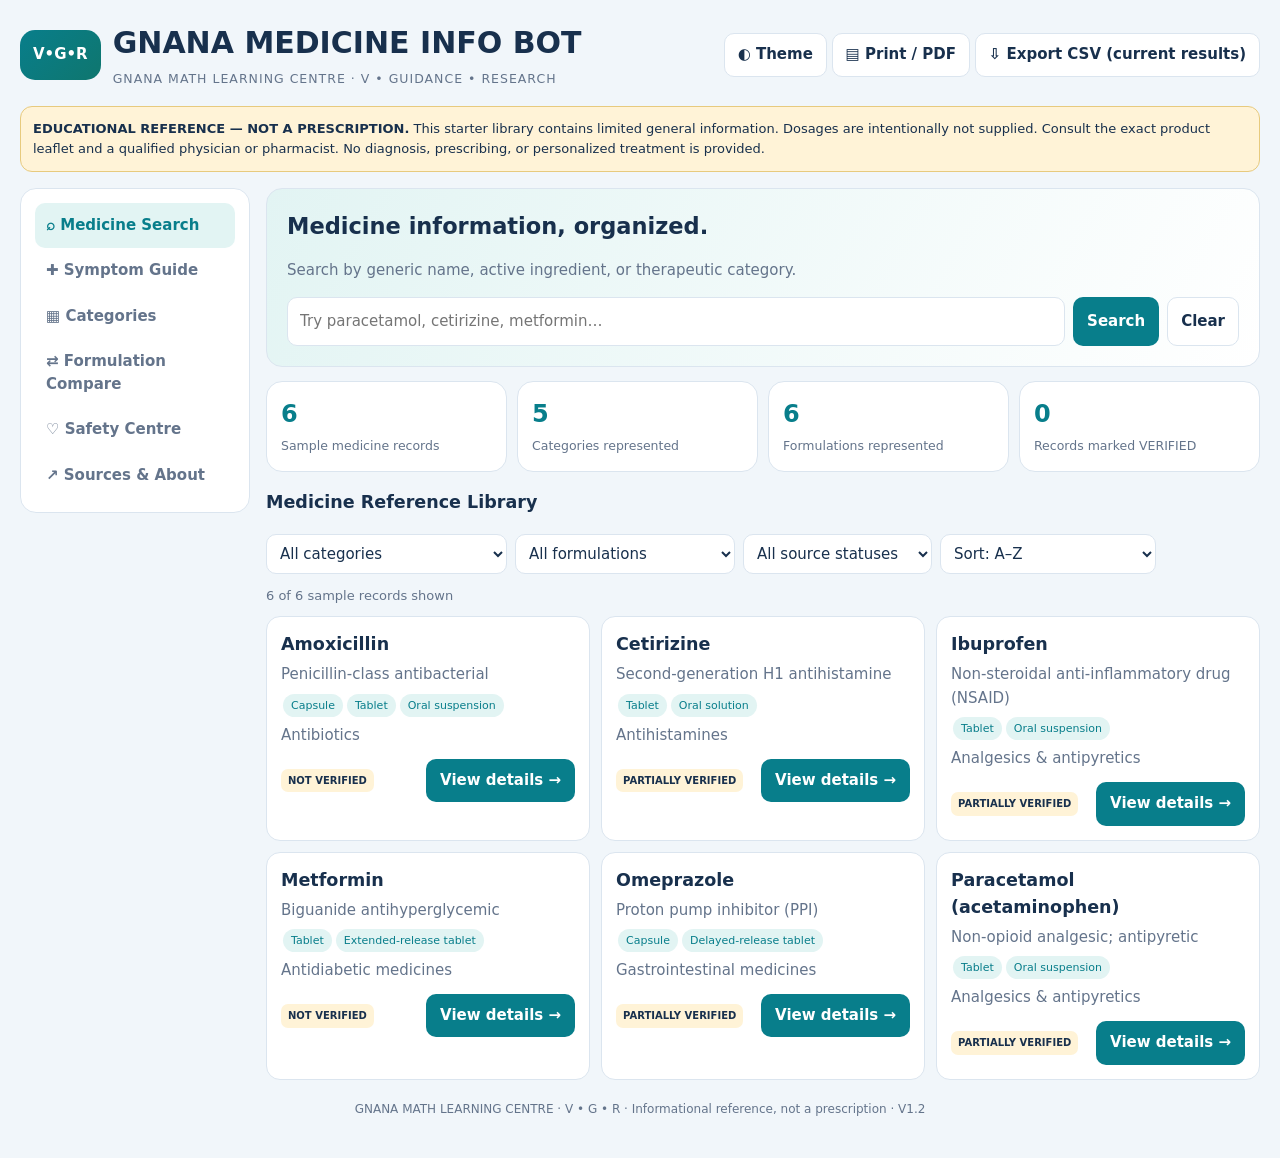
<file: bots/GNANA_MEDICINE_INFO_BOT_V1_2.html>
<!doctype html>
<html lang="en"><head><meta charset="utf-8"><meta name="viewport" content="width=device-width,initial-scale=1"><meta name="color-scheme" content="light dark">
<title>GNANA MEDICINE INFO BOT V1.2</title>
<style>
:root{--bg:#f1f6fa;--card:#fff;--ink:#18304d;--muted:#64748b;--line:#dbe5ef;--teal:#087e8b;--soft:#e2f4f3;--warn:#fff3d7;--danger:#ffeded}
[data-theme=dark]{--bg:#0d1726;--card:#172438;--ink:#e7effa;--muted:#a5b5ca;--line:#2c4058;--teal:#67d5df;--soft:#183b45;--warn:#3a2e17;--danger:#3a2029}
*{box-sizing:border-box}body{margin:0;background:var(--bg);color:var(--ink);font:15px/1.55 system-ui,Arial,sans-serif}button,input,select{font:inherit}button{cursor:pointer}
.wrap{max-width:1400px;margin:auto;padding:20px}header{display:flex;justify-content:space-between;align-items:center;gap:15px;flex-wrap:wrap}
.brand{display:flex;align-items:center;gap:12px}.logo{background:linear-gradient(135deg,#087e8b,#0f766e);color:white;border-radius:15px;padding:13px;font-weight:900}.brand h1{font-size:clamp(21px,3vw,30px);margin:0}.brand small{color:var(--muted);letter-spacing:1px}
.btn{border:1px solid var(--line);background:var(--card);color:var(--ink);border-radius:10px;padding:9px 13px;font-weight:650}.primary{background:var(--teal);color:white;border-color:transparent}
.notice{background:var(--warn);border:1px solid #e7ca7e;border-radius:12px;padding:12px;margin:16px 0;color:var(--ink);font-size:13px}
.layout{display:grid;grid-template-columns:230px 1fr;gap:16px}.side,.panel,.stat{background:var(--card);border:1px solid var(--line);border-radius:16px;padding:14px}
.side{height:max-content;position:sticky;top:10px}.nav{display:block;width:100%;text-align:left;border:0;background:transparent;color:var(--muted);padding:11px;border-radius:10px;font-weight:700}.nav.active,.nav:hover{background:var(--soft);color:var(--teal)}
.view{display:none}.view.active{display:block}.hero{background:linear-gradient(120deg,var(--soft),var(--card));border:1px solid var(--line);border-radius:16px;padding:20px;margin-bottom:14px}.hero h2{margin:0 0 5px}.muted{color:var(--muted)}
.search{display:flex;gap:8px;margin-top:14px}.search input{flex:1;min-width:0;border:1px solid var(--line);border-radius:10px;padding:12px;background:var(--card);color:var(--ink)}
.stats{display:grid;grid-template-columns:repeat(4,1fr);gap:10px;margin:14px 0}.stat strong{font-size:24px;color:var(--teal);display:block}.stat small{color:var(--muted)}
.filters{display:flex;gap:8px;flex-wrap:wrap;margin:12px 0}.filters select,.compare select{border:1px solid var(--line);border-radius:10px;padding:9px;background:var(--card);color:var(--ink)}
.cards{display:grid;grid-template-columns:repeat(3,minmax(0,1fr));gap:11px}.med{border:1px solid var(--line);border-radius:14px;padding:14px;background:var(--card)}.med h3{margin:0}.med p{color:var(--muted);margin:5px 0}.tag{background:var(--soft);color:var(--teal);border-radius:999px;padding:3px 8px;font-size:11px;display:inline-block;margin:2px}.status{background:var(--warn);padding:4px 7px;border-radius:7px;font-size:10px;font-weight:800}
.medfoot{display:flex;justify-content:space-between;align-items:center;gap:8px;margin-top:12px}.grid2{display:grid;grid-template-columns:1fr 1fr;gap:12px}.box{border:1px solid var(--line);background:var(--card);border-radius:13px;padding:14px}.box h3{color:var(--teal);font-size:15px;margin:0 0 8px}.box p{margin:4px 0;color:var(--muted)}.box ul{padding-left:20px;margin:6px 0}.full{grid-column:1/-1}.categories{display:grid;grid-template-columns:repeat(3,1fr);gap:10px}.cat{border:1px solid var(--line);background:var(--card);color:var(--ink);border-radius:12px;padding:13px;text-align:left}.cat b{display:block;color:var(--teal)}
footer{text-align:center;color:var(--muted);font-size:12px;padding:20px}
@media(max-width:950px){.cards,.categories{grid-template-columns:repeat(2,1fr)}.stats{grid-template-columns:repeat(2,1fr)}}
@media(max-width:700px){.wrap{padding:10px}.layout{grid-template-columns:1fr}.side{position:static;display:flex;overflow:auto;padding:7px}.nav{white-space:nowrap;width:auto}.cards,.categories,.grid2{grid-template-columns:1fr}.full{grid-column:auto}.search{flex-wrap:wrap}.search input{flex-basis:100%}}
@media print{.side,.headerbuttons,.search,.filters,.medfoot button,.back{display:none!important}.wrap{max-width:none;padding:0}.view{display:none!important}.view.active{display:block!important}.notice,.hero{break-inside:avoid}.box,.med,.stat{break-inside:avoid;box-shadow:none}}
:focus-visible{outline:3px solid var(--teal);outline-offset:2px}.cmp{width:100%;border-collapse:collapse}.cmp th,.cmp td{border:1px solid var(--line);padding:8px;text-align:left;vertical-align:top}.cmp th{background:var(--soft);color:var(--teal)}.cmp .diff{background:var(--warn)}.cat.empty{opacity:.65}#count{margin:4px 0 10px;font-size:13px}.med:hover{border-color:var(--teal)}
.alert{background:var(--danger);border:2px solid #d9534f;border-radius:12px;padding:12px;margin:12px 0;font-weight:700}.ack{display:flex;gap:8px;align-items:flex-start;margin:10px 0}.ack input{margin-top:4px}
</style></head><body><div class="wrap">
<header><div class="brand"><div class="logo">V•G•R</div><div><h1>GNANA MEDICINE INFO BOT</h1><small>GNANA MATH LEARNING CENTRE · V • GUIDANCE • RESEARCH</small></div></div>
<div class="headerbuttons"><button class="btn" id="theme">◐ Theme</button> <button class="btn" id="print">▤ Print / PDF</button> <button class="btn" id="csv">⇩ Export CSV (current results)</button></div></header>
<div class="notice"><b>EDUCATIONAL REFERENCE — NOT A PRESCRIPTION.</b> This starter library contains limited general information. Dosages are intentionally not supplied. Consult the exact product leaflet and a qualified physician or pharmacist. No diagnosis, prescribing, or personalized treatment is provided.</div>
<div class="layout"><aside class="side"><button class="nav active" data-v="home">⌕ Medicine Search</button><button class="nav" data-v="symptoms">✚ Symptom Guide</button><button class="nav" data-v="cats">▦ Categories</button><button class="nav" data-v="compare">⇄ Formulation Compare</button><button class="nav" data-v="safety">♡ Safety Centre</button><button class="nav" data-v="sources">↗ Sources & About</button></aside>
<main>
<section class="view active" id="home"><div class="hero"><h2>Medicine information, organized.</h2><p class="muted">Search by generic name, active ingredient, or therapeutic category.</p><div class="search"><input id="q" aria-label="Search medicines" placeholder="Try paracetamol, cetirizine, metformin…" type="search"><button class="btn primary" id="search">Search</button><button class="btn" id="clear">Clear</button></div></div>
<div class="stats" id="stats"></div><h3>Medicine Reference Library</h3><div class="filters"><select id="fc" aria-label="Filter by category"><option value="">All categories</option></select><select id="ff" aria-label="Filter by formulation"><option value="">All formulations</option></select><select id="fs" aria-label="Filter by source status"><option value="">All source statuses</option><option>PARTIALLY VERIFIED</option><option>NOT VERIFIED</option></select><select id="fo" aria-label="Sort order"><option value="az">Sort: A–Z</option><option value="status">Sort: verification status</option></select></div><p class="muted" id="count" role="status" aria-live="polite"></p><div class="cards" id="cards"></div><div class="panel" id="none" hidden>No matching medicine in this sample library. No information has been invented for this search.</div></section>
<section class="view" id="detail"><div style="display:flex;justify-content:space-between;margin-bottom:12px"><button class="btn back" id="back">← Back to library</button><div><button class="btn" id="toCompare">⇄ Compare</button> <button class="btn" id="copy">Copy information</button> <button class="btn primary" id="printDetail">Print sheet</button></div></div><div id="detailContent"></div></section>
<section class="view" id="symptoms"><div class="hero"><h2>Symptom Guide (information only)</h2><p class="muted">Choose a symptom to see which medicines in this library have label uses related to it. This is <b>not a prescription</b> and not a diagnosis.</p></div>
<div class="alert" role="alert">⚠ DO NOT CONSUME ANY MEDICINE WITHOUT A PHYSICIAN’S ADVICE. This guide cannot examine you, diagnose a cause, or choose a medicine or dose for you.</div>
<label class="ack"><input type="checkbox" id="symAck"><span>I understand this is general information, not a prescription, and that I will consult a physician or pharmacist before taking any medicine.</span></label>
<div class="filters"><select id="sy" aria-label="Choose a symptom"><option value="">Choose a symptom…</option></select></div><div id="symOut"></div></section>
<section class="view" id="cats"><div class="hero"><h2>Medicine Category Explorer</h2><p>Only sample records are shown; categories do not imply comprehensive coverage.</p></div><div class="categories" id="categoryList"></div></section>
<section class="view" id="compare"><div class="hero"><h2>Formulation Comparison</h2><p>Informational comparison only. It does not establish dose equivalence or interchangeability.</p></div><div class="grid2"><div class="box"><h3>Formulation A</h3><select id="a" aria-label="Medicine A"></select></div><div class="box"><h3>Formulation B</h3><select id="b" aria-label="Medicine B"></select></div></div><div class="box" style="margin-top:12px;overflow-x:auto" id="cmp"></div><div class="notice">Do not convert tablet dosage to syrup volume or switch formulations based on this comparison. Confirm product strength and directions with a pharmacist or prescriber.</div></section>
<section class="view" id="safety"><div class="hero"><h2>Medicine Safety Centre</h2><p>Practical safety reminders for responsible medicine use.</p></div><div class="grid2"><div class="box"><h3>Before taking a medicine</h3><ul><li>Confirm generic name, brand, strength, and dosage form.</li><li>Read the current leaflet and follow prescriber instructions.</li><li>Check duplicate active ingredients across combination products.</li><li>Tell your clinician about allergies, pregnancy, breastfeeding, and other medicines.</li><li>Ask about kidney/liver conditions and interactions.</li><li>Check expiry date and product-specific storage.</li></ul></div><div class="box"><h3>Important cautions</h3><ul><li>Do not start, stop, or change a prescribed medicine without professional advice.</li><li>Do not use this demo to determine a child's dose.</li><li>Do not share prescription medicines.</li><li>Antibiotics require clinician oversight; do not self-medicate.</li><li>This information is not exhaustive or universal across brands and countries.</li></ul></div><div class="box full"><h3>Urgent symptoms</h3><p>Seek urgent medical help for difficulty breathing, facial/throat swelling, collapse or loss of consciousness, severe allergic reaction, suspected overdose, or serious adverse reaction.</p><p>For suspected poisoning or overdose, contact local emergency services or an appropriate poison information service immediately. Do not induce vomiting or wait for this application.</p></div></div></section>
<section class="view" id="sources"><div class="hero"><h2>Sources, Verification & Limitations</h2><p>Reference portals; a link alone does not verify a particular medicine record.</p></div><div class="grid2"><div class="box"><h3>Reference portals</h3><ul><li><a href="https://www.cdsco.gov.in/" target="_blank" rel="noopener">CDSCO — India</a></li><li><a href="https://ipc.gov.in/" target="_blank" rel="noopener">Indian Pharmacopoeia Commission</a></li><li><a href="https://medlineplus.gov/druginformation.html" target="_blank" rel="noopener">MedlinePlus Drug Information</a></li><li><a href="https://dailymed.nlm.nih.gov/" target="_blank" rel="noopener">DailyMed — US labeling</a></li></ul></div><div class="box"><h3>V1.0 data status</h3><p>Small illustrative starter library. All records are PARTIALLY VERIFIED or NOT VERIFIED; none is marked VERIFIED. Dosage values and brand claims are omitted pending exact product-label verification.</p><p>Source portals are outbound links. This file does not retrieve or automatically validate live labels.</p></div><div class="box full"><h3>Data integrity checks (live)</h3><p id="integrity"></p></div><div class="box full"><h3>V1.1 refinements</h3><ul><li>Multi-word search across names, aliases, class, uses and forms; sort and result count.</li><li>Side-by-side comparison table with differences highlighted.</li><li>V1.2: Symptom Guide with a mandatory “consult a physician” acknowledgment, red-flag symptoms and no dosing.</li><li>Back-button friendly navigation (record and view links), dark-mode detection, keyboard focus outlines and screen-reader labels.</li><li>Printing now works from any view; CSV exports the current filtered results with all safety fields.</li><li>Automatic data-integrity checks: no numeric dose text, no VERIFIED status without a verification date.</li></ul></div><div class="box full"><h3>Technical limitations</h3><p>Standalone browser HTML cannot reliably retrieve every source because of CORS, API access, and site restrictions. Live verification may require a trusted API or backend in a future version. Keep source and verification dates accurate when updating records.</p></div></div></section>
</main></div><footer>GNANA MATH LEARNING CENTRE · V • G • R · Informational reference, not a prescription · V1.2<span id="pdate"></span></footer></div>
<script>
"use strict";
/* Limited, high-level starter data only. Never add a dose or VERIFIED status without checking
   the exact authoritative product label and jurisdiction. */
const DB=[
{id:"para",sym:["fever","pain"],name:"Paracetamol (acetaminophen)",aliases:["paracetamol","acetaminophen"],cat:"Analgesics & antipyretics",cls:"Non-opioid analgesic; antipyretic",forms:["Tablet","Oral suspension"],route:"Oral",uses:["Relief of pain","Reduction of fever"],dose:"Not supplied. Consult the exact product label and a healthcare professional. Avoid duplicate paracetamol/acetaminophen products; overdose can cause severe liver injury.",effects:["Nausea or gastrointestinal symptoms may occur."],serious:["Severe allergic reaction or liver injury can occur; urgent care is needed for concerning symptoms or suspected overdose."],contra:["Check product label for hypersensitivity and specific contraindications."],prec:["Liver disease, heavy alcohol use, and combination medicines require professional review."],inter:["Potential interactions depend on the product and other medicines; ask a pharmacist."],preg:"Consult a professional and applicable label.",feed:"Consult a professional and applicable label.",store:"Follow product package instructions.",status:"PARTIALLY VERIFIED",source:"MedlinePlus portal; exact product label not verified",url:"https://medlineplus.gov/druginformation.html",jur:"Product labels vary"},
{id:"ceti",sym:["allergy"],name:"Cetirizine",aliases:["cetirizine"],cat:"Antihistamines",cls:"Second-generation H1 antihistamine",forms:["Tablet","Oral solution"],route:"Oral",uses:["Relief of certain allergy symptoms such as sneezing, runny nose, and itching; indication depends on label."],dose:"Not supplied. Consult exact product label; do not use this page to select an individualized dose.",effects:["Drowsiness or fatigue may occur; refer to label for full list."],serious:["Seek urgent care for severe allergic reaction."],contra:["Check exact product label."],prec:["May cause drowsiness; discuss kidney conditions, sedating medicines, and driving with a professional."],inter:["Review medicines and substances with pharmacist/prescriber."],preg:"Consult a professional and applicable label.",feed:"Consult a professional and applicable label.",store:"Follow product package instructions.",status:"PARTIALLY VERIFIED",source:"MedlinePlus portal; exact product label not verified",url:"https://medlineplus.gov/druginformation.html",jur:"Product labels vary"},
{id:"amox",sym:[],name:"Amoxicillin",aliases:["amoxicillin"],cat:"Antibiotics",cls:"Penicillin-class antibacterial",forms:["Capsule","Tablet","Oral suspension"],route:"Oral",uses:["Certain bacterial infections when prescribed; indication depends on clinical assessment and label."],dose:"No dosage or duration provided. Antibiotic selection, dose, and duration must be prescribed by a clinician. Do not self-medicate or use leftover antibiotics.",effects:["Gastrointestinal symptoms or rash may occur; consult exact label."],serious:["Serious allergy can occur. Seek urgent help for breathing difficulty, swelling, or collapse."],contra:["Penicillin or relevant beta-lactam hypersensitivity; verify exact product contraindications."],prec:["Use only as prescribed. Tell prescriber about allergies, kidney conditions, and other medicines."],inter:["Review potential interactions with pharmacist/prescriber."],preg:"Professional assessment and product label review required.",feed:"Professional assessment and product label review required.",store:"Reconstituted suspension instructions vary; check exact label.",status:"NOT VERIFIED",source:"CDSCO and official package insert recommended; record label not verified",url:"https://www.cdsco.gov.in/",jur:"India; product labels vary"},
{id:"ibu",sym:["fever","pain"],name:"Ibuprofen",aliases:["ibuprofen"],cat:"Analgesics & antipyretics",cls:"Non-steroidal anti-inflammatory drug (NSAID)",forms:["Tablet","Oral suspension"],route:"Oral",uses:["Pain, fever, and inflammatory symptoms for label-approved indications."],dose:"Not supplied. Use exact label or prescriber directions; this tool does not determine a dose.",effects:["Stomach discomfort, nausea, or other gastrointestinal effects may occur."],serious:["NSAIDs may have serious gastrointestinal, cardiovascular, kidney, or allergic risks. Seek professional advice."],contra:["Check exact label and relevant allergy/condition contraindications."],prec:["Professional review especially important with ulcer/bleeding history, kidney or cardiovascular disease, pregnancy, or interacting medicines."],inter:["Potential interactions with anticoagulants, other NSAIDs, and other medicines; consult pharmacist."],preg:"Restrictions vary by pregnancy stage and product; clinician and label review required.",feed:"Consult a professional and applicable label.",store:"Follow product package instructions.",status:"PARTIALLY VERIFIED",source:"MedlinePlus portal; exact product label not verified",url:"https://medlineplus.gov/druginformation.html",jur:"Product labels vary"},
{id:"met",sym:[],name:"Metformin",aliases:["metformin"],cat:"Antidiabetic medicines",cls:"Biguanide antihyperglycemic",forms:["Tablet","Extended-release tablet"],route:"Oral",uses:["Used in type 2 diabetes management when prescribed; suitability depends on clinical assessment."],dose:"Not supplied. Immediate-release and extended-release directions differ. Follow prescription and exact label; do not change dose independently.",effects:["Gastrointestinal effects may occur; consult label."],serious:["Rare but serious lactic acidosis is a labeled risk; urgent assessment for severe/unusual symptoms."],contra:["Check label, including kidney function restrictions and other contraindications."],prec:["Kidney function, acute illness, contrast procedures, and other factors need clinician review."],inter:["Review medicines/procedures with prescribing clinician or pharmacist."],preg:"Individualized professional review required.",feed:"Individualized professional review required.",store:"Follow product package instructions.",status:"NOT VERIFIED",source:"DailyMed portal; specific product label not verified",url:"https://dailymed.nlm.nih.gov/",jur:"US portal; Indian labels may differ"},
{id:"ome",sym:["acid"],name:"Omeprazole",aliases:["omeprazole"],cat:"Gastrointestinal medicines",cls:"Proton pump inhibitor (PPI)",forms:["Capsule","Delayed-release tablet"],route:"Oral",uses:["Acid-related conditions for product-label indications; use/duration depend on assessment."],dose:"Not supplied. Check exact product label and prescriber directions; formulation and indication matter.",effects:["Headache or gastrointestinal symptoms may occur; refer to label."],serious:["Seek professional advice for serious symptoms or persistent concerns; long-term use has considerations."],contra:["Check exact label for contraindications and hypersensitivity."],prec:["Discuss prolonged use, other medicines, and concerning symptoms with a professional."],inter:["Potential interactions depend on medicine list; consult pharmacist/prescriber."],preg:"Consult a professional and applicable label.",feed:"Consult a professional and applicable label.",store:"Follow product package instructions.",status:"PARTIALLY VERIFIED",source:"MedlinePlus portal; exact product label not verified",url:"https://medlineplus.gov/druginformation.html",jur:"Product labels vary"}
];
const SYM=[
{k:"fever",n:"Fever",flags:["Fever in a baby or very young child, or in an older or frail person","Fever lasting more than about 3 days or rising despite care","Stiff neck, severe headache, confusion, seizure, or persistent vomiting","Difficulty breathing, rash that spreads, or signs of dehydration","Fever with a long-term illness, pregnancy, or weakened immunity"]},
{k:"pain",n:"Pain (headache, body ache)",flags:["Sudden, severe, or “worst ever” pain","Chest pain, pain with breathlessness, or pain spreading to the arm or jaw","Pain after an injury, or with weakness, numbness, or loss of vision","Pain with high fever, vomiting, or a stiff neck","Pain that persists, keeps returning, or is getting worse"]},
{k:"allergy",n:"Allergy symptoms (sneezing, runny nose, itching)",flags:["Swelling of the face, lips, tongue, or throat","Difficulty breathing, wheezing, or a tight throat","Widespread hives, dizziness, or fainting","Symptoms that do not settle or keep returning","Symptoms in an infant or young child"]},
{k:"acid",n:"Heartburn / acid-related discomfort",flags:["Chest pain or pressure, especially with sweating or breathlessness","Difficulty or pain when swallowing","Vomiting blood or black, tarry stools","Unexplained weight loss or persistent vomiting","Symptoms lasting more than a couple of weeks or returning often"]}];
const CATS=[["Analgesics & antipyretics","Pain relief and/or fever reduction."],["Antibiotics","Antibacterial medicines used for selected infections under clinician direction."],["Antihistamines","Medicines used for certain allergy symptoms."],["Antacids","Acid-neutralizing products; no sample record currently included."],["Antidiabetic medicines","Medicines used in diabetes care with clinical supervision."],["Antihypertensive medicines","Blood-pressure medicines; no sample record currently included."],["Cardiovascular medicines","Heart/circulatory medicines; no sample record currently included."],["Respiratory medicines","Respiratory-condition medicines; no sample record currently included."],["Gastrointestinal medicines","Selected digestive-system medicines."],["Dermatological medicines","Skin medicines; no sample record currently included."],["Vitamins and minerals","Nutrient products; no sample record currently included."],["Ophthalmic medicines","Eye medicines; no sample record currently included."],["Neurological medicines","Neurological medicines; no sample record currently included."]];
const $=id=>document.getElementById(id);let chosen=null;
const esc=s=>String(s??"").replace(/[&<>"']/g,c=>({"&":"&amp;","<":"&lt;",">":"&gt;",'"':"&quot;","'":"&#39;"}[c]));
const norm=s=>String(s||"").toLowerCase().trim();
function activate(id){document.querySelectorAll(".view").forEach(x=>x.classList.toggle("active",x.id===id));document.querySelectorAll(".nav").forEach(x=>{const on=x.dataset.v===id;x.classList.toggle("active",on);on?x.setAttribute("aria-current","page"):x.removeAttribute("aria-current");});}
function show(id,rec){activate(id);const h=id==="detail"&&rec?"#rec-"+rec:"#"+id;if(location.hash!==h)location.hash=h;}
function route(){const h=location.hash.slice(1);if(h.startsWith("rec-")&&DB.some(m=>m.id===h.slice(4))){openRecord(h.slice(4));return;}const el=h&&document.getElementById(h);if(el&&el.classList.contains("view")&&h!=="detail")activate(h);else if(!h)activate("home");}
function populate(){[...new Set(DB.map(x=>x.cat))].sort().forEach(x=>$("fc").add(new Option(x,x)));[...new Set(DB.flatMap(x=>x.forms))].sort().forEach(x=>$("ff").add(new Option(x,x)));DB.forEach(m=>{["a","b"].forEach(id=>$(id).add(new Option(m.name+" · "+m.forms.join("/"),m.id)));});$("a").value=DB[0].id;$("b").value=(DB[1]||DB[0]).id;}
function renderStats(){let forms=new Set(DB.flatMap(x=>x.forms));$("stats").innerHTML=[[DB.length,"Sample medicine records"],[new Set(DB.map(x=>x.cat)).size,"Categories represented"],[forms.size,"Formulations represented"],[DB.filter(x=>x.status==="VERIFIED").length,"Records marked VERIFIED"]].map(x=>`<div class="stat"><strong>${x[0]}</strong><small>${x[1]}</small></div>`).join("");}
function results(){const terms=norm($("q").value).split(/\s+/).filter(Boolean),cat=$("fc").value,form=$("ff").value,status=$("fs").value;
const rank={"VERIFIED":0,"PARTIALLY VERIFIED":1,"NOT VERIFIED":2};
const arr=DB.filter(m=>{const hay=norm([m.name,...m.aliases,m.cat,m.cls,...m.uses,...m.forms].join(" "));return terms.every(t=>hay.includes(t))&&(!cat||m.cat===cat)&&(!form||m.forms.includes(form))&&(!status||m.status===status);});
arr.sort($("fo").value==="status"?(a,b)=>rank[a.status]-rank[b.status]||a.name.localeCompare(b.name):(a,b)=>a.name.localeCompare(b.name));return arr;}
function render(){const arr=results();$("cards").innerHTML=arr.map(m=>`<article class="med"><h3>${esc(m.name)}</h3><p>${esc(m.cls)}</p><div>${m.forms.map(f=>`<span class="tag">${esc(f)}</span>`).join("")}</div><p>${esc(m.cat)}</p><div class="medfoot"><span class="status">${esc(m.status)}</span><button class="btn primary" data-id="${esc(m.id)}" aria-label="View details for ${esc(m.name)}">View details →</button></div></article>`).join("");
$("none").hidden=arr.length>0;$("count").textContent=arr.length+" of "+DB.length+" sample records shown";$("cards").querySelectorAll("[data-id]").forEach(b=>b.onclick=()=>openRecord(b.dataset.id));}
function list(arr){return arr?.length?`<ul>${arr.map(x=>`<li>${esc(x)}</li>`).join("")}</ul>`:"<p>Not available in this sample record; consult product label/professional.</p>";}
function box(t,c,full=false){return `<div class="box ${full?"full":""}"><h3>${esc(t)}</h3>${c}</div>`;}
function openRecord(id){chosen=DB.find(m=>m.id===id);let m=chosen;
$("detailContent").innerHTML=`<div class="hero"><h2>${esc(m.name)}</h2><p>${esc(m.cls)} · ${esc(m.cat)}</p><span class="status">${esc(m.status)}</span> <span class="tag">${esc(m.jur)}</span></div><div class="grid2">
${box("Medicine identity",`<p><b>Generic:</b> ${esc(m.name)}</p><p><b>Brand names:</b> not included in this sample</p><p><b>Active ingredient:</b> ${esc(m.name)}</p><p><b>Prescription status:</b> not verified for specific product/jurisdiction.</p>`)}
${box("Uses / indications",list(m.uses))}
${box("Dosage forms & routes",`<p>${m.forms.map(f=>`<span class="tag">${esc(f)}</span>`).join(" ")}</p><p><b>Route:</b> ${esc(m.route)}</p><p><b>Strengths/concentrations:</b> not listed; product-specific verification required.</p>`)}
${box("Dosage information",`<div class="notice">${esc(m.dose)}</div><p>Population-specific dosage is not provided. Do not use this record to select a dose.</p>`)}
${box("Side effects",list(m.effects))}${box("Serious adverse effects",list(m.serious))}
${box("Contraindications",list(m.contra))}${box("Precautions & warnings",list(m.prec))}
${box("Drug interactions",list(m.inter))}${box("Pregnancy information",`<p>${esc(m.preg)}</p>`)}
${box("Breastfeeding information",`<p>${esc(m.feed)}</p>`)}${box("Storage",`<p>${esc(m.store)}</p>`)}
${box("Source & verification",`<p><b>Status:</b> ${esc(m.status)}</p><p>${esc(m.source)}</p><p><b>Jurisdiction:</b> ${esc(m.jur)}</p><p><a href="${esc(m.url)}" target="_blank" rel="noopener">Open reference portal ↗</a></p><p>${m.verifiedOn?"<b>Verified on:</b> "+esc(m.verifiedOn):"No exact label verification date is asserted."}</p>`,true)}
${box("Medical disclaimer",`<p>Educational information only, not a substitute for professional advice, diagnosis, or treatment. Do not start, stop, or change medicines based on this page.</p>`,true)}</div>`;
show("detail",id);window.scrollTo({top:0,behavior:"smooth"});}
function report(){if(!chosen)return "";let m=chosen;return `${m.name}\nCategory: ${m.cat}\nClass: ${m.cls}\nUses: ${m.uses.join("; ")}\nForms: ${m.forms.join(", ")}\nDosage: ${m.dose}\nSide effects: ${m.effects.join("; ")}\nSerious effects: ${m.serious.join("; ")}\nContraindications: ${m.contra.join("; ")}\nPrecautions: ${m.prec.join("; ")}\nInteractions: ${m.inter.join("; ")}\nPregnancy: ${m.preg}\nBreastfeeding: ${m.feed}\nStorage: ${m.store}\nSource: ${m.source} ${m.url}\nStatus: ${m.status}\n\nINFORMATIONAL REFERENCE — NOT A PRESCRIPTION.`;}
function renderSym(){const k=$("sy").value,out=$("symOut");if(!k){out.innerHTML="";return;}
if(!$("symAck").checked){out.innerHTML='<div class="notice">Please tick the acknowledgment above to view information.</div>';return;}
const x=SYM.find(q=>q.k===k),meds=DB.filter(m=>(m.sym||[]).includes(k));
out.innerHTML=`<div class="alert">DO NOT CONSUME ANY MEDICINE WITHOUT A PHYSICIAN’S ADVICE.</div><h3>${esc(x.n)}</h3>
<p class="muted">Medicines in this sample library whose label uses relate to this symptom. This list is informational, is not a recommendation or prescription, and does not rank or choose between them.</p>
<div class="cards">${meds.length?meds.map(m=>`<article class="med"><h3>${esc(m.name)}</h3><p>${esc(m.cls)}</p><p>${esc(m.uses.join("; "))}</p><p><b>Dose:</b> not supplied. A physician or the exact product label decides.</p><div class="medfoot"><span class="status">${esc(m.status)}</span><button class="btn primary" data-id="${esc(m.id)}">View details →</button></div></article>`).join(""):"<p>No record in this sample library relates to this symptom.</p>"}</div>
<div class="grid2" style="margin-top:12px"><div class="box"><h3>See a doctor promptly or seek urgent care if</h3>${list(x.flags)}<p>These are general reminders and are not exhaustive. Any worrying symptom deserves professional assessment.</p></div>
<div class="box"><h3>Tell your physician or pharmacist</h3><ul><li>How long the symptom has lasted and how severe it is</li><li>Age, pregnancy or breastfeeding, and existing conditions</li><li>All medicines, supplements, and allergies</li><li>Medicines already taken for this symptom (avoid duplicate ingredients)</li></ul></div>
<div class="box full"><h3>Not selected from symptoms</h3><p>Antibiotics and medicines for long-term conditions such as diabetes are never suggested from symptoms here; they require a clinician’s diagnosis and prescription.</p></div></div>`;
out.querySelectorAll("[data-id]").forEach(b=>b.onclick=()=>openRecord(b.dataset.id));}
function renderCompare(){const A=DB.find(x=>x.id===$("a").value),B=DB.find(x=>x.id===$("b").value);if(!A||!B)return;
const NV="Not verified; product label required";
const rows=[["Generic name",m=>m.name],["Category",m=>m.cat],["Class",m=>m.cls],["Dosage forms",m=>m.forms.join(", ")],["Route",m=>m.route],["Uses (label-dependent)",m=>m.uses.join("; ")],["Jurisdiction",m=>m.jur],["Strength",()=>NV],["Instructions / storage",()=>NV],["Source status",m=>m.status]];
let note=A.id===B.id?"<p class=\"muted\">The same record is selected on both sides; choose different records to see differences.</p>":(A.cat===B.cat?"<p class=\"muted\">Both records share a category. A shared category does not make medicines interchangeable.</p>":"");
$("cmp").innerHTML=note+`<table class="cmp"><tr><th>Field</th><th>${esc(A.name)}</th><th>${esc(B.name)}</th></tr>${rows.map(([k,f])=>{const x=f(A),y=f(B);return `<tr><th scope="row">${esc(k)}</th><td class="${x!==y?"diff":""}">${esc(x)}</td><td class="${x!==y?"diff":""}">${esc(y)}</td></tr>`;}).join("")}</table><p class="muted">Highlighted cells differ between the two records.</p>`;}
function validate(){const req=["id","name","aliases","cat","cls","forms","route","uses","dose","status","source","url","jur"],ok=["VERIFIED","PARTIALLY VERIFIED","NOT VERIFIED"],bad=[],doseRx=/\b\d+(\.\d+)?\s?(mg|mcg|µg|g|ml|iu|units?)\b/i;
DB.forEach(m=>{req.forEach(k=>{if(m[k]==null||m[k]==="")bad.push(m.id+": missing "+k);});if(!ok.includes(m.status))bad.push(m.id+": unknown status");if(m.status==="VERIFIED"&&!m.verifiedOn)bad.push(m.id+": VERIFIED without verifiedOn date");if(doseRx.test(m.dose||""))bad.push(m.id+": numeric dose text; confirm against the exact label");});
$("integrity").innerHTML=bad.length?"<b>"+bad.length+" issue(s):</b> "+bad.map(esc).join("; "):"All "+DB.length+" records passed: required fields present, no numeric dose text, and no VERIFIED status without a verification date.";if(bad.length)console.warn(bad);}
function csv(){const heads=["Generic name","Category","Class","Uses","Forms","Route","Dosage information","Side effects","Serious adverse effects","Contraindications","Precautions","Interactions","Pregnancy","Breastfeeding","Storage","Source","URL","Jurisdiction","Status","Verified on"];
const rows=[heads,...results().map(m=>[m.name,m.cat,m.cls,m.uses.join("; "),m.forms.join("; "),m.route,m.dose,m.effects.join("; "),m.serious.join("; "),m.contra.join("; "),m.prec.join("; "),m.inter.join("; "),m.preg,m.feed,m.store,m.source,m.url,m.jur,m.status,m.verifiedOn||""])];
const text=rows.map(r=>r.map(x=>'"'+String(x).replace(/"/g,'""')+'"').join(",")).join("\r\n");
const u=URL.createObjectURL(new Blob(["\ufeff"+text],{type:"text/csv;charset=utf-8"})),a=document.createElement("a");a.href=u;a.download="GNANA_MEDICINE_INFO_SAMPLE_DATABASE.csv";a.click();URL.revokeObjectURL(u);}
document.querySelectorAll(".nav").forEach(b=>b.onclick=()=>show(b.dataset.v));
$("search").onclick=render;$("q").oninput=render;$("clear").onclick=()=>{$("q").value=$("fc").value=$("ff").value=$("fs").value="";render();};
["fc","ff","fs","fo"].forEach(id=>$(id).onchange=render);
$("back").onclick=()=>show("home");$("print").onclick=()=>window.print();$("printDetail").onclick=()=>window.print();$("csv").onclick=csv;
$("copy").onclick=async()=>{try{await navigator.clipboard.writeText(report());$("copy").textContent="Copied ✓";setTimeout(()=>$("copy").textContent="Copy information",2000);}catch(e){alert("Clipboard unavailable; copy the visible information manually.");}};
$("theme").onclick=()=>document.documentElement.setAttribute("data-theme",document.documentElement.getAttribute("data-theme")==="dark"?"light":"dark");
$("sy").onchange=renderSym;$("symAck").onchange=renderSym;$("a").onchange=renderCompare;$("b").onchange=renderCompare;$("toCompare").onclick=()=>{if(!chosen)return;$("a").value=chosen.id;if($("b").value===chosen.id)$("b").value=(DB.find(x=>x.id!==chosen.id)||chosen).id;renderCompare();show("compare");};window.addEventListener("hashchange",route);window.addEventListener("beforeprint",()=>{$("pdate").textContent=" · Printed "+new Date().toLocaleString();});if(window.matchMedia&&matchMedia("(prefers-color-scheme: dark)").matches)document.documentElement.setAttribute("data-theme","dark");
SYM.forEach(x=>$("sy").add(new Option(x.n,x.k)));populate();renderStats();render();CATS.forEach(([n,d])=>{let count=DB.filter(m=>m.cat===n).length;let el=document.createElement("button");el.className="cat"+(count?"":" empty");el.innerHTML=`<b>${esc(n)}</b>${esc(d)}<p class="muted">${count} sample record(s)</p>`;el.onclick=()=>{$("fc").value=n;show("home");render();};$("categoryList").append(el);});renderCompare();validate();route();
</script></body></html>
</file>
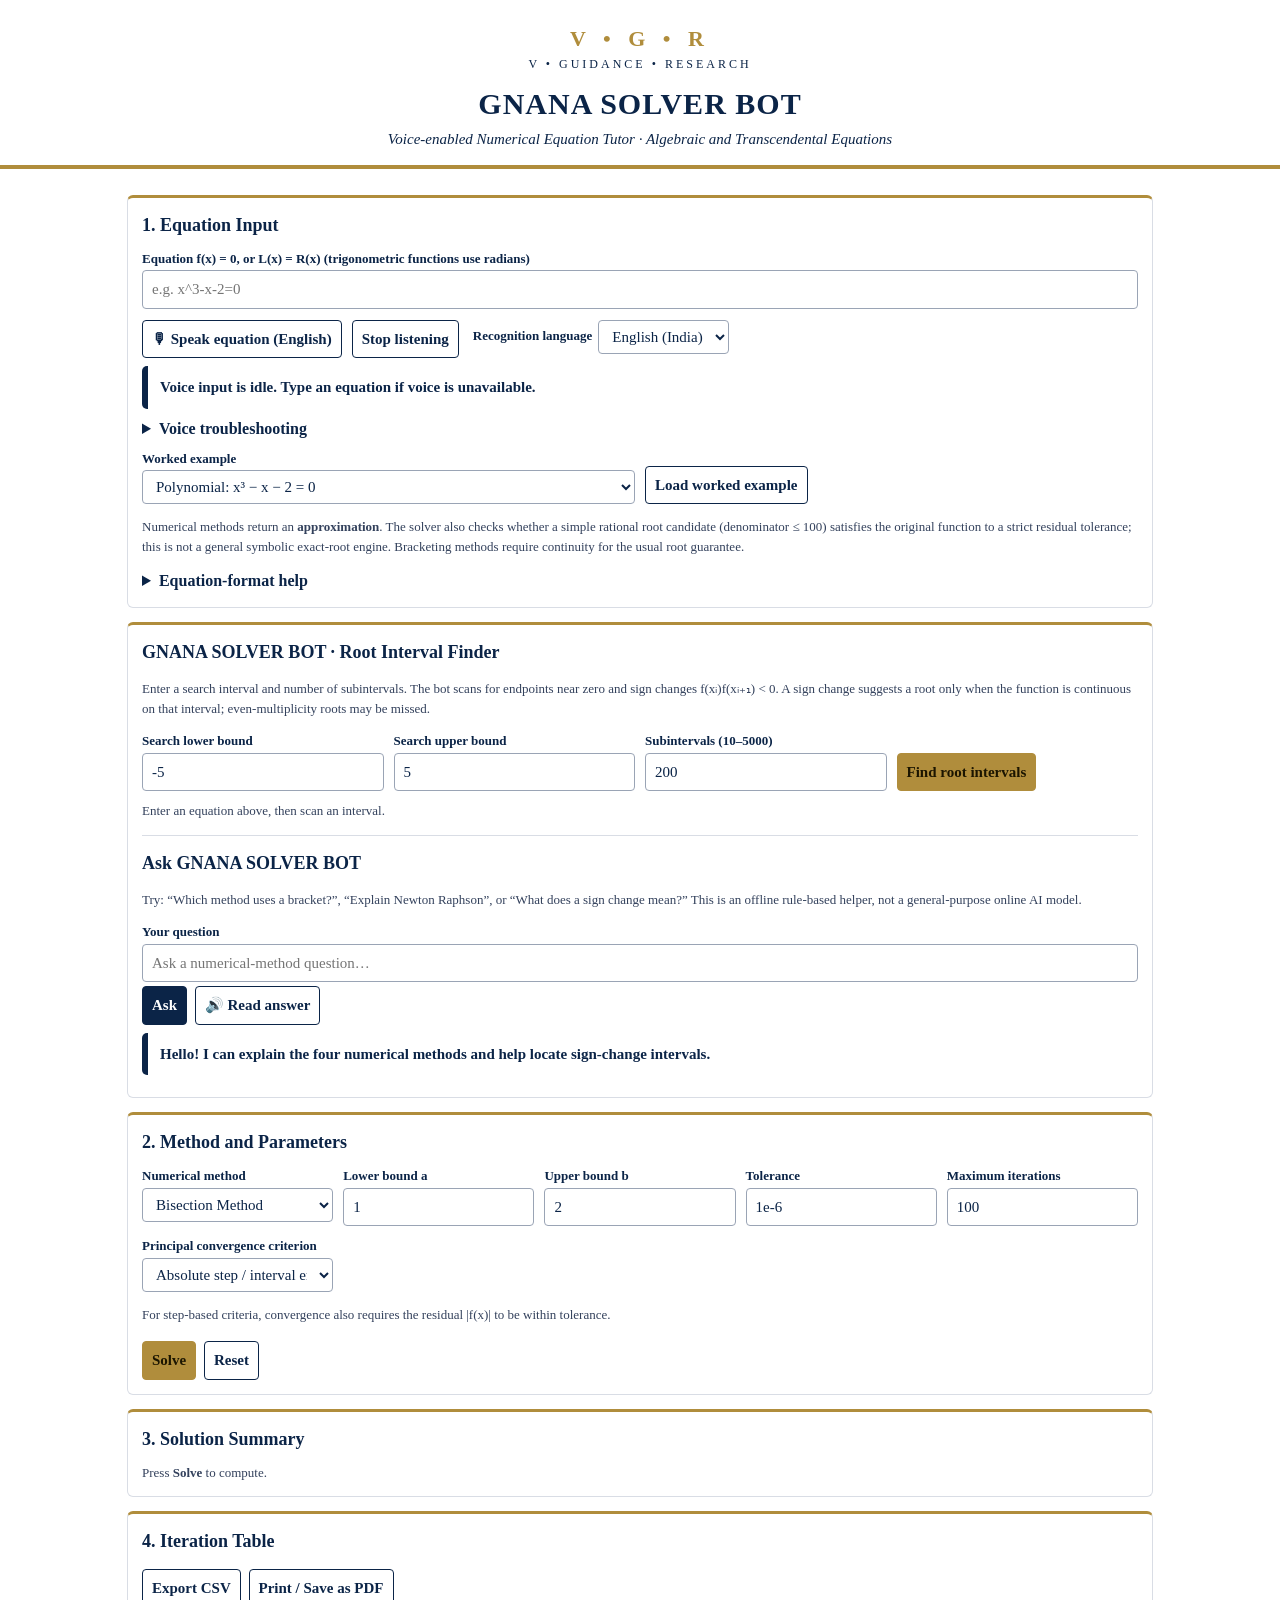
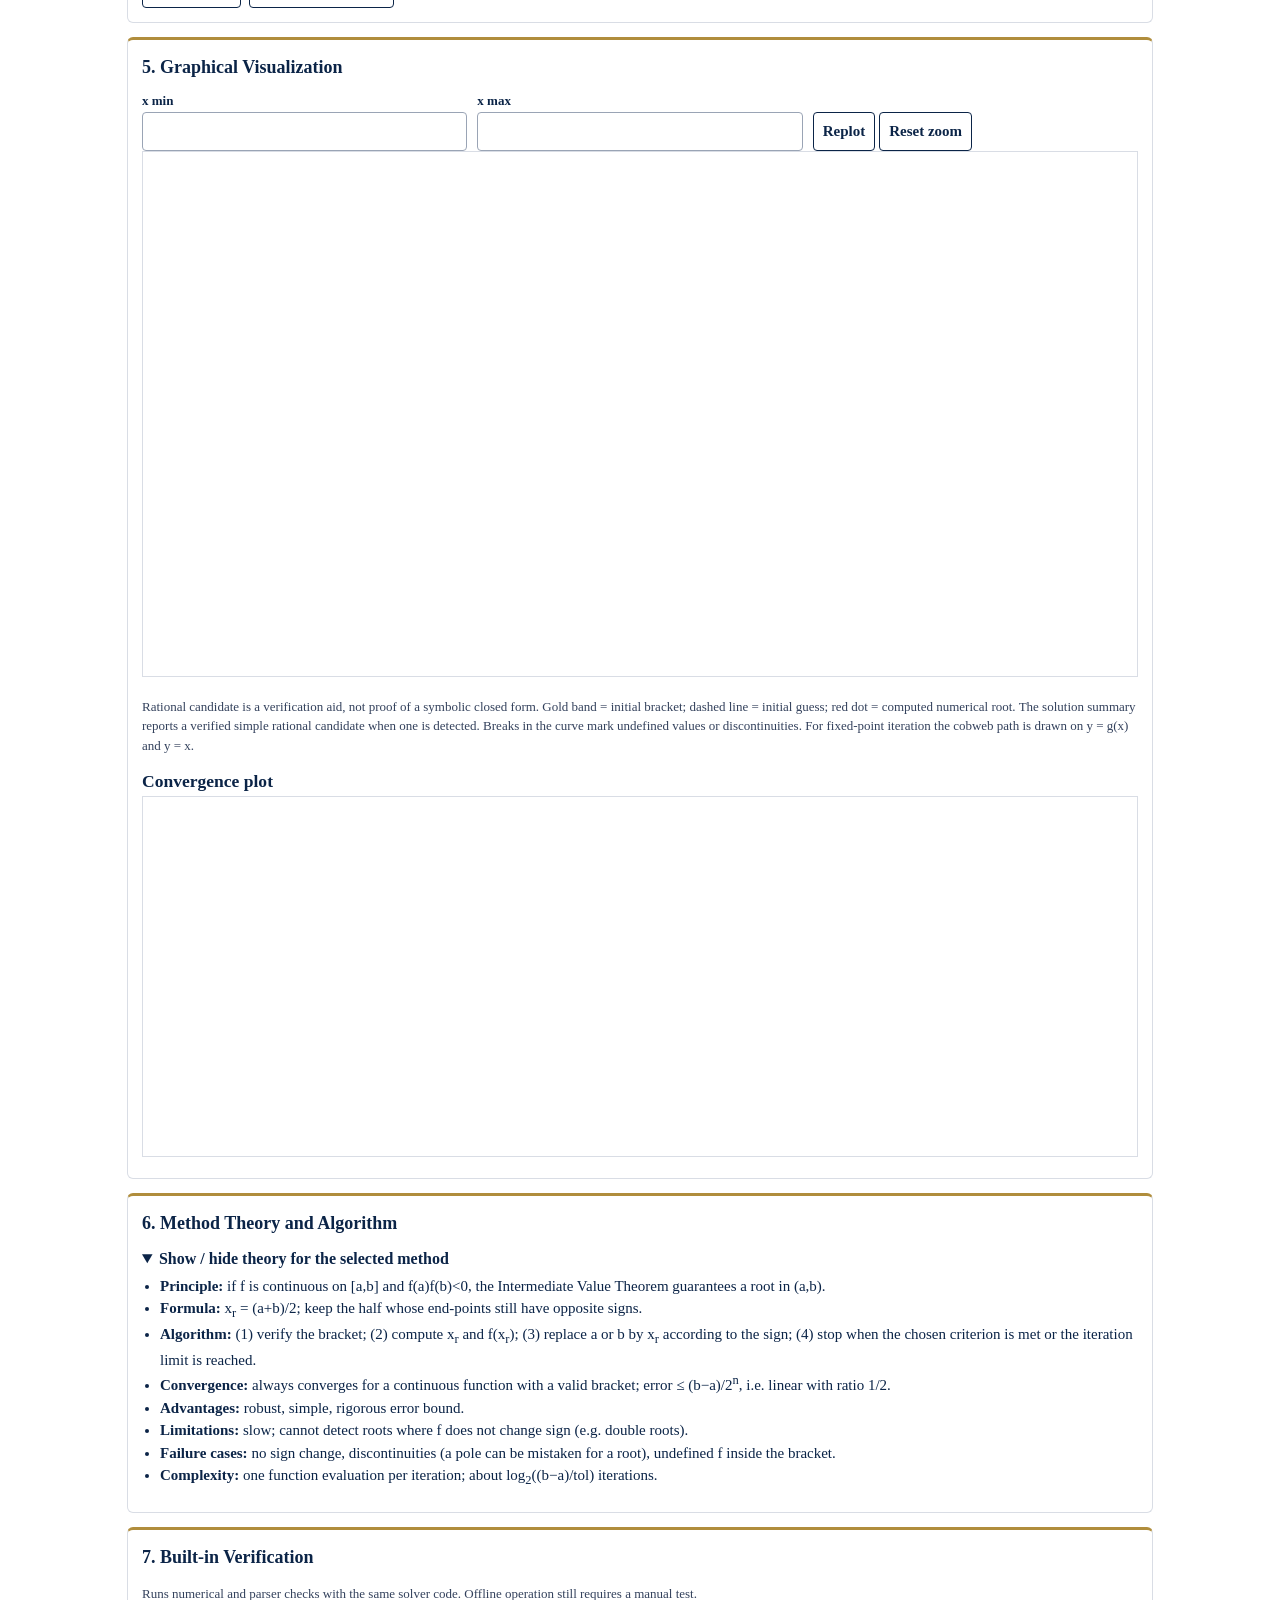
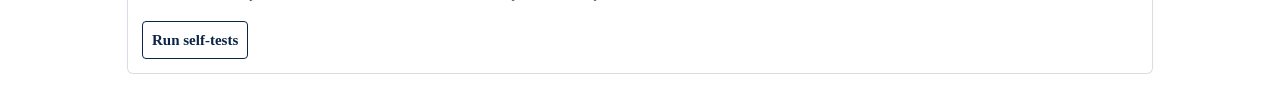
<file: bots/GNANA_SOLVER_BOT.html>
<!DOCTYPE html>
<html lang="en">
<head>
<meta charset="utf-8">
<meta name="viewport" content="width=device-width, initial-scale=1">
<title>GNANA SOLVER BOT — Numerical Equation Tutor</title>
<style>
:root{--navy:#0b2447;--gold:#b08d3c;--line:#d9dde5;--bg:#f6f7fa}
*{box-sizing:border-box}
body{margin:0;background:#fff;color:var(--navy);font:15px/1.5 Georgia,'Times New Roman',serif}
header{text-align:center;padding:22px 12px 14px;border-bottom:4px solid var(--gold)}
.b1{font-size:22px;letter-spacing:6px;font-weight:bold;color:var(--gold)}.b2{font-size:12px;letter-spacing:3px}
h1{margin:8px 0 2px;font-size:clamp(20px,4vw,30px);letter-spacing:1px}header p{margin:0;font-style:italic}
main{max-width:1050px;margin:auto;padding:12px}
.card{border:1px solid var(--line);border-top:3px solid var(--gold);border-radius:6px;padding:14px;margin:14px 0;background:#fff}
h2{margin:0 0 10px;font-size:18px}
.grid{display:grid;grid-template-columns:repeat(auto-fit,minmax(170px,1fr));gap:10px}
label{display:block;font-size:13px;font-weight:bold;margin-bottom:2px}
input,select,button{font:inherit;color:var(--navy);padding:7px 9px;border:1px solid #9aa4b5;border-radius:4px;width:100%;background:#fff}
button{width:auto;cursor:pointer;background:var(--navy);color:#fff;border-color:var(--navy);font-weight:bold;margin:4px 4px 0 0}
button.alt{background:#fff;color:var(--navy)}button.gold{background:var(--gold);border-color:var(--gold);color:#1b1500}
:focus-visible{outline:3px solid var(--gold);outline-offset:1px}
.hide{display:none}.note{font-size:13px;color:#33415c}
.msg{padding:10px 12px;border-radius:5px;border-left:6px solid;margin:8px 0;font-weight:bold}
.ok{background:#e8f5ec;border-color:#2e7d4f}.warn{background:#fff3d6;border-color:#b07a00}.err{background:#fdecea;border-color:#b3261e}
.sum{display:grid;grid-template-columns:repeat(auto-fit,minmax(200px,1fr));gap:8px}
.sum div{background:var(--bg);border:1px solid var(--line);border-radius:5px;padding:8px}.sum small{display:block;color:#4a5875}.sum b{font-size:16px;word-break:break-all}
.tw{overflow-x:auto;max-height:430px;overflow-y:auto}
table{border-collapse:collapse;width:100%;font-size:13px;font-family:Consolas,monospace}
th{background:var(--navy);color:#fff;position:sticky;top:0}th,td{border:1px solid var(--line);padding:4px 8px;text-align:right}
tbody tr:nth-child(even){background:var(--bg)}td.pf{text-align:left}
svg{width:100%;height:auto;background:#fff;border:1px solid var(--line)}
details{margin-top:6px}summary{cursor:pointer;font-weight:bold;font-size:16px}
ul{margin:4px 0 8px 18px;padding:0}
@media print{.noprint{display:none!important}.card{break-inside:avoid}.tw{max-height:none}}
</style>
</head>
<body>
<header>
<div class="b1">V • G • R</div><div class="b2">V • GUIDANCE • RESEARCH</div>
<h1>GNANA SOLVER BOT</h1>
<p>Voice-enabled Numerical Equation Tutor · Algebraic and Transcendental Equations</p>
</header>
<main>

<section class="card" aria-labelledby="h-eq">
<h2 id="h-eq">1. Equation Input</h2>
<label for="eq">Equation f(x) = 0, or L(x) = R(x) (trigonometric functions use radians)</label>
<input id="eq" type="text" maxlength="200" placeholder="e.g. x^3-x-2=0" autocomplete="off" spellcheck="false">
<div class="noprint" style="margin-top:7px;display:flex;flex-wrap:wrap;align-items:center;gap:6px">
  <button id="voiceEq" type="button" class="alt">🎙 Speak equation (English)</button>
  <button id="voiceStop" type="button" class="alt">Stop listening</button>
  <label for="voiceLang" style="margin-left:4px">Recognition language</label>
  <select id="voiceLang" style="width:auto;max-width:180px"><option value="en-IN" selected>English (India)</option><option value="en-US">English (US)</option><option value="en-GB">English (UK)</option></select>
</div>
<div id="voiceStatus" class="msg" role="status" aria-live="polite">Voice input is idle. Type an equation if voice is unavailable.</div>
<details class="noprint"><summary>Voice troubleshooting</summary>
<ul>
<li>Use a recent version of Chrome or Edge. Speech recognition is not supported in every browser.</li>
<li>Allow microphone permission for the browser/site and check that no other app is blocking the microphone.</li>
<li>Speech recognition may require internet access even though the numerical solver works offline.</li>
<li>If you opened this file directly, try opening it in Chrome. If recognition still fails, host the file on HTTPS or use typed input.</li>
<li>Read the recognized equation carefully and edit it before pressing Solve.</li>
</ul></details>
<div class="grid" style="margin-top:8px">
<div><label for="example">Worked example</label><select id="example"></select></div>
<div style="align-self:end"><button class="alt" id="btnEx" type="button">Load worked example</button></div>
</div>
<p class="note" id="exnote">Numerical methods return an <b>approximation</b>. The solver also checks whether a simple rational root candidate (denominator ≤ 100) satisfies the original function to a strict residual tolerance; this is not a general symbolic exact-root engine. Bracketing methods require continuity for the usual root guarantee.</p>
<details><summary>Equation-format help</summary>
<ul>
<li>Operators: <code>+ − * / ^</code> and parentheses. Implicit products such as <code>2x</code> or <code>3(x+1)</code> are accepted.</li>
<li>Constants: <code>pi</code>, <code>e</code>. Variable: <code>x</code> only.</li>
<li>Functions (all need parentheses): <code>sin cos tan asin acos atan sinh cosh tanh exp log ln sqrt abs</code>. Here <code>log</code> and <code>ln</code> are both the natural logarithm; <code>log10</code> is also available.</li>
<li>Angles are in <b>radians</b>. A single "=" is allowed: <code>x^2=5</code> is treated as <code>x^2−5=0</code>.</li>
<li>Examples: <code>x^3-x-2=0</code>, <code>e^(-x)-x=0</code>, <code>cos(x)-x=0</code>, <code>ln(x)+x-2=0</code>, <code>sin(x)-0.5=0</code>.</li>
<li>Equations are parsed by a built-in recursive-descent parser; <code>eval()</code> is never used.</li>
</ul></details>
</section>

<section class="card noprint" aria-labelledby="h-bot">
<h2 id="h-bot">GNANA SOLVER BOT · Root Interval Finder</h2>
<p class="note">Enter a search interval and number of subintervals. The bot scans for endpoints near zero and sign changes f(xᵢ)f(xᵢ₊₁) &lt; 0. A sign change suggests a root only when the function is continuous on that interval; even-multiplicity roots may be missed.</p>
<div class="grid">
<div><label for="scanA">Search lower bound</label><input id="scanA" value="-5" inputmode="decimal"></div>
<div><label for="scanB">Search upper bound</label><input id="scanB" value="5" inputmode="decimal"></div>
<div><label for="scanN">Subintervals (10–5000)</label><input id="scanN" value="200" inputmode="numeric"></div>
<div style="align-self:end"><button id="btnScan" class="gold" type="button">Find root intervals</button></div>
</div>
<div id="scanOut" class="note" aria-live="polite" style="margin-top:10px">Enter an equation above, then scan an interval.</div>
<hr style="border:0;border-top:1px solid var(--line);margin:14px 0">
<h2>Ask GNANA SOLVER BOT</h2>
<p class="note">Try: “Which method uses a bracket?”, “Explain Newton Raphson”, or “What does a sign change mean?” This is an offline rule-based helper, not a general-purpose online AI model.</p>
<div class="grid"><div style="grid-column:1/-1"><label for="botQuestion">Your question</label><input id="botQuestion" placeholder="Ask a numerical-method question…"></div></div>
<button id="btnAsk" type="button">Ask</button> <button id="btnSpeakAnswer" type="button" class="alt">🔊 Read answer</button>
<div id="botAnswer" class="msg" aria-live="polite">Hello! I can explain the four numerical methods and help locate sign-change intervals.</div>
</section>

<section class="card" aria-labelledby="h-m">
<h2 id="h-m">2. Method and Parameters</h2>
<div class="grid">
<div><label for="method">Numerical method</label>
<select id="method">
<option value="bisection">Bisection Method</option>
<option value="falseposition">False Position Method</option>
<option value="newton">Newton–Raphson Method</option>
<option value="fixed">Fixed-Point Iteration Method</option>
</select></div>
<div id="brA"><label for="a">Lower bound a</label><input id="a" inputmode="decimal" value="1"></div>
<div id="brB"><label for="b">Upper bound b</label><input id="b" inputmode="decimal" value="2"></div>
<div id="x0box" class="hide"><label for="x0">Initial approximation x₀</label><input id="x0" inputmode="decimal" value="1.5"></div>
<div id="dfbox" class="hide"><label for="df">f′(x) (optional; blank = numerical)</label><input id="df" maxlength="200" placeholder="e.g. 3*x^2-1"></div>
<div id="gbox" class="hide"><label for="g">Iteration function g(x)</label><input id="g" maxlength="200" placeholder="e.g. (x+2)^(1/3)"></div>
<div><label for="tol">Tolerance</label><input id="tol" inputmode="decimal" value="1e-6"></div>
<div><label for="maxIter">Maximum iterations</label><input id="maxIter" inputmode="numeric" value="100"></div>
<div><label for="crit">Principal convergence criterion</label>
<select id="crit"><option value="abs">Absolute step / interval error + residual check</option><option value="rel">Relative step error + residual check</option><option value="resid">Absolute residual |f(x)|</option></select></div>
</div>
<p class="note" id="fpnote">For step-based criteria, convergence also requires the residual |f(x)| to be within tolerance.</p>
<div class="noprint">
<button id="btnSolve" type="button" class="gold">Solve</button>
<button id="btnReset" type="button" class="alt">Reset</button>
</div>
</section>

<section class="card" aria-live="polite"><h2>3. Solution Summary</h2><div id="summary" class="note">Press <b>Solve</b> to compute.</div></section>

<section class="card"><h2>4. Iteration Table</h2>
<div class="tw" id="tbl"></div>
<div class="noprint">
<button id="btnCsv" type="button" class="alt">Export CSV</button>
<button id="btnPrint" type="button" class="alt">Print / Save as PDF</button>
</div></section>

<section class="card"><h2>5. Graphical Visualization</h2>
<div class="grid noprint">
<div><label for="xmin">x min</label><input id="xmin" inputmode="decimal"></div>
<div><label for="xmax">x max</label><input id="xmax" inputmode="decimal"></div>
<div style="align-self:end"><button id="btnPlot" type="button" class="alt">Replot</button><button id="btnZoom" type="button" class="alt">Reset zoom</button></div>
</div>
<svg id="graph" viewBox="0 0 720 380" role="img" aria-label="Interactive function plot with computed numerical root and verified rational root candidate when available"></svg>
<p class="note">Rational candidate is a verification aid, not proof of a symbolic closed form. Gold band = initial bracket; dashed line = initial guess; red dot = computed numerical root. The solution summary reports a verified simple rational candidate when one is detected. Breaks in the curve mark undefined values or discontinuities. For fixed-point iteration the cobweb path is drawn on y = g(x) and y = x.</p>
<h3 style="margin:8px 0 2px">Convergence plot</h3>
<svg id="conv" viewBox="0 0 720 260" role="img" aria-label="Residual versus iteration"></svg>
</section>

<section class="card"><h2>6. Method Theory and Algorithm</h2>
<details id="theoryBox" open><summary>Show / hide theory for the selected method</summary><div id="theory"></div></details></section>

<section class="card noprint"><h2>7. Built-in Verification</h2>
<p class="note">Runs numerical and parser checks with the same solver code. Offline operation still requires a manual test.</p>
<button id="btnTest" type="button" class="alt">Run self-tests</button>
<div class="tw" id="testOut"></div></section>
</main>

<!-- ===================== NUMERICAL CORE (no DOM access) ===================== -->
<script id="core">
'use strict';
/* Safeguards: bounded input length, magnitude and iteration count. */
const LIMITS={maxLen:200,maxIter:10000,maxAbs:1e12};
const FUNCS={sin:Math.sin,cos:Math.cos,tan:Math.tan,asin:Math.asin,acos:Math.acos,atan:Math.atan,
 sinh:Math.sinh,cosh:Math.cosh,tanh:Math.tanh,exp:Math.exp,log:Math.log,ln:Math.log,log10:Math.log10,sqrt:Math.sqrt,abs:Math.abs};
const STATUS_TEXT={CONVERGED:'Converged solution',EXACT:'Exact root detected numerically',MAXITER:'Maximum iterations reached',
 INVALID:'Invalid input',BRACKET:'Invalid bracket',DERIV:'Derivative failure',DIVERGED:'Divergence or numerical breakdown'};
const CRIT_TEXT={abs:'absolute step / interval error',rel:'relative approximate error',resid:'absolute residual |f(x)|'};

/* tokenize(): converts text into number / identifier / operator tokens; rejects every other symbol. */
function tokenize(src){
  const s=src.toLowerCase(),t=[];let i=0,m;
  while(i<s.length){
    const c=s[i];
    if(/\s/.test(c)){i++;continue;}
    if((m=/^(\d+\.?\d*|\.\d+)(e[+-]?\d+)?/.exec(s.slice(i)))){t.push({k:'num',v:parseFloat(m[0])});i+=m[0].length;continue;}
    if((m=/^[a-z_][a-z0-9_]*/.exec(s.slice(i)))){t.push({k:'id',v:m[0]});i+=m[0].length;continue;}
    if('+-*/^()'.includes(c)){t.push({k:'op',v:c});i++;continue;}
    throw new Error("Unsupported symbol '"+c+"' in the expression.");
  }
  return t;
}
/* compileExpr(): recursive-descent parser that returns a JavaScript closure x -> number.
   Grammar: expr=term{(+|-)term}; term=unary{(*|/|implicit)unary}; unary=[+-]unary|power; power=primary[^unary]. */
function compileExpr(src){
  if(typeof src!=='string'||!src.trim())throw new Error('The expression is empty.');
  if(src.length>LIMITS.maxLen)throw new Error('The expression is longer than '+LIMITS.maxLen+' characters.');
  const tk=tokenize(src);let p=0;
  const isOp=(t,v)=>t&&t.k==='op'&&t.v===v;
  function expr(){let l=term();
    while(isOp(tk[p],'+')||isOp(tk[p],'-')){const op=tk[p++].v,r=term(),a=l;l=op==='+'?x=>a(x)+r(x):x=>a(x)-r(x);}
    return l;}
  function term(){let l=unary();
    for(;;){const t=tk[p];if(!t)break;
      if(isOp(t,'*')||isOp(t,'/')){p++;const div=t.v==='/',r=unary(),a=l;l=div?x=>{const d=r(x);return d===0?NaN:a(x)/d;}:x=>a(x)*r(x);}
      else if(t.k==='num'||t.k==='id'||isOp(t,'(')){const r=power(),a=l;l=x=>a(x)*r(x);} /* implicit multiplication */
      else break;}
    return l;}
  function unary(){
    if(isOp(tk[p],'-')){p++;const u=unary();return x=>-u(x);}
    if(isOp(tk[p],'+')){p++;return unary();}
    return power();}
  function power(){const b=primary();
    if(isOp(tk[p],'^')){p++;const e=unary();return x=>Math.pow(b(x),e(x));}
    return b;}
  function primary(){const t=tk[p++];
    if(!t)throw new Error('The expression ends unexpectedly.');
    if(t.k==='num'){const v=t.v;return()=>v;}
    if(isOp(t,'(')){const e=expr();if(!isOp(tk[p],')'))throw new Error("Missing closing parenthesis ')'.");p++;return e;}
    if(t.k==='id'){
      if(t.v==='x')return x=>x;
      if(t.v==='pi')return()=>Math.PI;
      if(t.v==='e')return()=>Math.E;
      if(Object.prototype.hasOwnProperty.call(FUNCS,t.v)){
        if(!isOp(tk[p],'('))throw new Error("Function '"+t.v+"' must be followed by parentheses, e.g. "+t.v+"(x).");
        p++;const a=expr();if(!isOp(tk[p],')'))throw new Error("Missing closing parenthesis ')' after "+t.v+"(.");p++;
        const fn=FUNCS[t.v];return x=>fn(a(x));}
      throw new Error("Unsupported function or symbol '"+t.v+"'.");}
    throw new Error("Unexpected token '"+t.v+"'.");}
  const fn=expr();
  if(p<tk.length)throw new Error("Unexpected token '"+tk[p].v+"'.");
  /* Non-finite results (log of x<=0, sqrt of negatives, 1/0, overflow) are reported as NaN = "undefined". */
  return x=>{const v=fn(x);return Number.isFinite(v)?v:NaN;};
}
/* parseEquation(): accepts "f(x)=0" or "L(x)=R(x)" and returns f(x)=L(x)-R(x). */
function parseEquation(text){
  if(typeof text!=='string'||!text.trim())throw new Error('The equation is empty.');
  if(text.length>LIMITS.maxLen)throw new Error('The equation is longer than '+LIMITS.maxLen+' characters.');
  const parts=text.split('=');
  if(parts.length>2)throw new Error("An equation may contain at most one '=' sign.");
  if(parts.length===1)return{f:compileExpr(parts[0])};
  if(!parts[0].trim()||!parts[1].trim())throw new Error("Both sides of '=' must be non-empty.");
  const L=compileExpr(parts[0]),R=compileExpr(parts[1]);
  return{f:x=>L(x)-R(x)};
}
/* evaluateFunction(): evaluates f at x; returns NaN when f is undefined there. */
function evaluateFunction(f,x){return f(x);}
/* numericalDerivative(): five-point central difference, error O(h^4); NaN if any sample is undefined. */
function numericalDerivative(f,x){
  /* Five-point central difference. The scale-aware h balances truncation and round-off. */
  const h=Math.pow(Number.EPSILON,1/5)*Math.max(1,Math.abs(x));
  const a=f(x+2*h),b=f(x+h),c=f(x-h),d=f(x-2*h);
  if(![a,b,c,d].every(Number.isFinite)) return NaN;
  const derivative=(8*(b-c)-(a-d))/(12*h);
  return Number.isFinite(derivative)?derivative:NaN;
}
/* calculateError(): absolute and relative approximate error; relative falls back to absolute near x=0. */
function calculateError(abs,x){return{abs,rel:Math.abs(x)>1e-300?abs/Math.abs(x):abs};}
const shownErr=(e,crit)=>crit==='rel'?e.rel:e.abs;
/* isConverged(): the ONLY place where a convergence claim is decided, using the user-selected criterion. */
function isConverged(e,resid,crit,tol){
  /* A root is accepted only when the selected criterion is satisfied AND the residual is small.
     For the residual criterion, the residual itself is the primary test. */
  if(crit==='resid') return resid<=tol;
  const stepOK=crit==='rel'?e.rel<=tol:e.abs<=tol;
  return stepOK && resid<=tol;
}

function mkResult(method,headers){return{method,headers,rows:[],status:'INVALID',message:'',ok:false,root:NaN,froot:NaN,iter:0,err:NaN,resid:NaN,ms:0,note:''};}
function done(r,f,status,message,root,iter,err,resid){
  Object.assign(r,{status,message,root,froot:Number.isFinite(root)?f(root):NaN,iter,err,resid,ok:status==='CONVERGED'||status==='EXACT'});return r;}
const okMsg=(p,n)=>p.crit==='resid' ? 'Residual criterion satisfied after '+n+' iteration(s): |f(x)| ≤ '+p.tol+'.' : 'Converged after '+n+' iteration(s): '+CRIT_TEXT[p.crit]+' and residual |f(x)| ≤ '+p.tol+'.';
const maxMsg=p=>'Maximum iterations ('+p.maxIter+') reached before the '+CRIT_TEXT[p.crit]+' fell below '+p.tol+'. The value shown is NOT a converged solution.';

/* Shared bracket checks for Bisection and False Position. Returns a finished result on failure, otherwise null. */
function checkBracket(r,f,p){
  if(!(p.a<p.b))return done(r,f,'INVALID','The lower bound a must be strictly less than the upper bound b.',NaN,0,NaN,NaN);
  const fa=f(p.a),fb=f(p.b);
  if(Number.isNaN(fa)||Number.isNaN(fb))return done(r,f,'INVALID','f(x) is undefined at an endpoint (check log/sqrt domains, division by zero, overflow).',NaN,0,NaN,NaN);
  if(fa===0)return done(r,f,'EXACT','The endpoint a = '+p.a+' is an exact root: f(a) = 0.',p.a,0,0,0);
  if(fb===0)return done(r,f,'EXACT','The endpoint b = '+p.b+' is an exact root: f(b) = 0.',p.b,0,0,0);
  if(Math.sign(fa)===Math.sign(fb))return done(r,f,'BRACKET','The sign-change condition f(a)·f(b) < 0 is NOT satisfied (f(a) = '+fa.toPrecision(6)+', f(b) = '+fb.toPrecision(6)+'). A root is not guaranteed in ['+p.a+', '+p.b+'].',NaN,0,NaN,NaN);
  return null;
}
/* solveBisection(): halves the bracket [a,b]; error bound = half-width of the current interval. */
function solveBisection(f,p){
  const r=mkResult('bisection',['n','a_n','b_n','x_r','f(x_r)','Error','Residual']);r.a=p.a;r.b=p.b;
  const bad=checkBracket(r,f,p);if(bad)return bad;
  let a=p.a,b=p.b,fa=f(a),xr=NaN,se=NaN,res=NaN;
  for(let n=1;n<=p.maxIter;n++){
    xr=a+(b-a)/2;const fr=f(xr);
    if(Number.isNaN(fr))return done(r,f,'DIVERGED','f(x) is undefined at the midpoint x = '+xr+' (the function may have a singularity or domain break inside the bracket).',xr,n,se,res);
    const e=calculateError((b-a)/2,xr);res=Math.abs(fr);se=shownErr(e,p.crit);
    r.rows.push([n,a,b,xr,fr,se,res]);
    if(fr===0)return done(r,f,'EXACT','f(x_r) = 0 exactly at iteration '+n+'.',xr,n,se,res);
    if(isConverged(e,res,p.crit,p.tol))return done(r,f,'CONVERGED',okMsg(p,n),xr,n,se,res);
    if(Math.sign(fa)!==Math.sign(fr)){b=xr;}else{a=xr;fa=fr;}
  }
  return done(r,f,'MAXITER',maxMsg(p),xr,p.maxIter,se,res);
}
/* solveFalsePosition(): secant line through (a,f(a)),(b,f(b)); the bracket always keeps a sign change. */
function solveFalsePosition(f,p){
  const r=mkResult('falseposition',['n','a_n','b_n','x_r','f(x_r)','Error','Residual']);r.a=p.a;r.b=p.b;
  const bad=checkBracket(r,f,p);if(bad)return bad;
  let a=p.a,b=p.b,fa=f(a),fb=f(b),xr=NaN,xold=NaN,se=NaN,res=NaN;
  for(let n=1;n<=p.maxIter;n++){
    const den=fb-fa;
    if(!(Math.abs(den)>1e-300))return done(r,f,'DIVERGED','Numerical breakdown: f(b) − f(a) is zero or insignificant.',xr,n-1,se,res);
    xr=(a*fb-b*fa)/den;const fr=f(xr);
    if(!Number.isFinite(xr)||Number.isNaN(fr))return done(r,f,'DIVERGED','Numerical breakdown: the false-position estimate or f(x_r) is undefined.',xr,n,se,res);
    const e=calculateError(n===1?Infinity:Math.abs(xr-xold),xr);res=Math.abs(fr);se=shownErr(e,p.crit);
    r.rows.push([n,a,b,xr,fr,se,res]);
    if(fr===0)return done(r,f,'EXACT','f(x_r) = 0 exactly at iteration '+n+'.',xr,n,se,res);
    if(isConverged(e,res,p.crit,p.tol))return done(r,f,'CONVERGED',okMsg(p,n),xr,n,se,res);
    if(Math.sign(fa)!==Math.sign(fr)){b=xr;fb=fr;}else{a=xr;fa=fr;}
    xold=xr;
  }
  return done(r,f,'MAXITER',maxMsg(p),xr,p.maxIter,se,res);
}
/* solveNewtonRaphson(): x_{n+1}=x_n-f(x_n)/f'(x_n) with a numerical or user-supplied derivative. */
function solveNewtonRaphson(f,p){
  const r=mkResult('newton',['n','x_n','f(x_n)','f′(x_n)','x_{n+1}','Error','Residual']);r.x0=p.x0;
  let x=p.x0,se=NaN,res=NaN;
  for(let n=1;n<=p.maxIter;n++){
    const fx=f(x);
    if(Number.isNaN(fx))return done(r,f,'DIVERGED','f(x) is undefined at x_n = '+x+'.',x,n-1,se,res);
    if(fx===0)return done(r,f,'EXACT','f(x_n) = 0 exactly at x = '+x+'.',x,n-1,0,0);
    const d=p.df?p.df(x):numericalDerivative(f,x);
    const derivativeStep=Math.pow(Number.EPSILON,1/5)*Math.max(1,Math.abs(x));
    /* Numerical differences can be dominated by cancellation when f is nearly flat. */
    const derivativeFloor=p.df ? 64*Number.EPSILON*Math.max(1,Math.abs(fx)/Math.max(1,Math.abs(x))) :
      32*Number.EPSILON*Math.max(1,Math.abs(fx))/Math.max(derivativeStep,Number.EPSILON);
    if(!Number.isFinite(d)||Math.abs(d)<=derivativeFloor){r.rows.push([n,x,fx,d,NaN,NaN,Math.abs(fx)]);
      return done(r,f,'DERIV','Derivative failure: f′(x_n) is zero, non-finite, or too small to distinguish reliably from numerical noise at x_n = '+x+'. The Newton step cannot be computed reliably.',x,n,se,Math.abs(fx));}
    const xn=x-fx/d,fn=f(xn);
    if(!Number.isFinite(xn)||Math.abs(xn)>1e12)return done(r,f,'DIVERGED','Divergence: the Newton iterate left the range |x| ≤ 1e12.',x,n,se,res);
    if(Number.isNaN(fn))return done(r,f,'DIVERGED','f(x) is undefined at the next iterate x = '+xn+'.',xn,n,se,res);
    const e=calculateError(Math.abs(xn-x),xn);res=Math.abs(fn);se=shownErr(e,p.crit);
    r.rows.push([n,x,fx,d,xn,se,res]);x=xn;
    if(isConverged(e,res,p.crit,p.tol))return done(r,f,'CONVERGED',okMsg(p,n),x,n,se,res);
  }
  return done(r,f,'MAXITER',maxMsg(p),x,p.maxIter,se,res);
}
/* solveFixedPoint(): x_{n+1}=g(x_n); convergence depends on the chosen g (|g'(x*)|<1 is sufficient locally). */
function solveFixedPoint(f,g,p){
  const r=mkResult('fixed',['n','x_n','g(x_n)','f(x_n)','Error','Residual']);r.x0=p.x0;
  let x=p.x0,prevPrev=NaN,se=NaN,res=NaN;
  for(let n=1;n<=p.maxIter;n++){
    const gx=g(x),fx=f(x);
    if(!Number.isFinite(gx))return done(r,f,'DIVERGED','g(x) is undefined or overflowed at x_n = '+x+'.',x,n-1,se,res);
    if(!Number.isFinite(fx))return done(r,f,'DIVERGED','f(x) is undefined at x_n = '+x+'.',x,n-1,se,res);
    const nextFx=f(gx);
    if(!Number.isFinite(nextFx))return done(r,f,'DIVERGED','f(x) is undefined at the next iterate x = '+gx+'.',gx,n,se,NaN);
    const e=calculateError(Math.abs(gx-x),gx);
    res=Math.abs(nextFx);se=shownErr(e,p.crit);
    r.rows.push([n,x,gx,fx,se,Math.abs(fx)]);

    /* For a residual criterion, verify the candidate x_(n+1); for step criteria,
       require BOTH a small step and a small residual at that candidate. */
    if(isConverged(e,res,p.crit,p.tol))
      return done(r,f,nextFx===0?'EXACT':'CONVERGED',nextFx===0?'The next iterate is an exact root.':okMsg(p,n),gx,n,se,res);

    /* A zero step with a nonzero residual is a fixed point of g, not a root of f. */
    if(e.abs===0 && res>p.tol)
      return done(r,f,'DIVERGED','Stagnation: g(x_n) = x_n, but |f(x_n)| = '+res.toExponential(3)+'. This fixed point of g is not a root of f.',gx,n,se,res);
    if(Math.abs(gx)>LIMITS.maxAbs)
      return done(r,f,'DIVERGED','Divergence: |x_n| exceeded '+LIMITS.maxAbs+' after '+n+' iterations.',gx,n,se,res);

    /* Detect a two-cycle: x_(n+1) approximately equals x_(n-1), while the step remains non-small. */
    if(Number.isFinite(prevPrev) && Math.abs(gx-prevPrev)<=1e-12*Math.max(1,Math.abs(gx)) && e.abs>p.tol)
      return done(r,f,'DIVERGED','Oscillation detected: the iterates appear to form a two-cycle rather than converge.',gx,n,se,res);
    prevPrev=x;
    x=gx;
  }
  return done(r,f,'MAXITER',maxMsg(p),x,p.maxIter,se,res);
}
/* num(): strict numeric validation — invalid input is reported, never replaced by a default. */
function num(v,label){
  if(v===null||v===undefined||String(v).trim()==='')throw new Error(label+' is required.');
  const x=Number(String(v).trim());
  if(!Number.isFinite(x)||Math.abs(x)>LIMITS.maxAbs)throw new Error(label+' must be a finite number with magnitude at most 1e12.');
  return x;
}
/* solve(): validates all inputs, runs the chosen method and returns a result object (never throws). */
function solve(method,o){
  const t0=performance.now();let res,f,g;
  try{
    f=parseEquation(o.eq).f;
    const tol=num(o.tol,'Tolerance'),maxIter=num(o.maxIter,'Maximum iterations');
    if(!(tol>0&&tol<1))throw new Error('Tolerance must satisfy 0 < tolerance < 1.');
    if(!Number.isInteger(maxIter)||maxIter<1||maxIter>LIMITS.maxIter)throw new Error('Maximum iterations must be an integer between 1 and '+LIMITS.maxIter+'.');
    if(!CRIT_TEXT[o.crit])throw new Error('Unknown convergence criterion.');
    const p={tol,maxIter,crit:o.crit};
    if(method==='bisection'||method==='falseposition'){
      p.a=num(o.a,'Lower bound a');p.b=num(o.b,'Upper bound b');
      res=(method==='bisection'?solveBisection:solveFalsePosition)(f,p);
    }else if(method==='newton'){
      p.x0=num(o.x0,'Initial approximation x₀');
      if(o.df&&o.df.trim())p.df=compileExpr(o.df);
      res=solveNewtonRaphson(f,p);
    }else if(method==='fixed'){
      p.x0=num(o.x0,'Initial approximation x₀');
      if(!o.g||!o.g.trim())throw new Error('The iteration function g(x) is required for fixed-point iteration.');
      g=compileExpr(o.g);res=solveFixedPoint(f,g,p);res.g=g;
      const d=Math.abs(numericalDerivative(g,res.root));
      res.note=Number.isFinite(d)?'|g′(x*)| ≈ '+d.toPrecision(4)+(d<1?' < 1: the local contraction condition appears satisfied.':' ≥ 1: the local contraction condition is NOT satisfied; convergence is not expected.'):'|g′| could not be evaluated at the final iterate.';
      if(res.ok&&res.froot>1e-3)res.note+=' Warning: |f(x*)| = '+res.froot.toExponential(3)+', so this fixed point of g is not a root of f.';
    }else throw new Error('Unknown method.');
    res.f=f;
  }catch(e){res=mkResult(method,[]);res.status='INVALID';res.message=e.message;}
  res.ms=performance.now()-t0;return res;
}
/* runSelfTests(): acceptance tests 1-9 (test 10, offline operation, is manual). */
function runSelfTests(){
  const D={tol:'1e-6',maxIter:'100',crit:'abs'},T=[];
  const add=(n,input,expected,r,pass)=>T.push({n,input,expected,actual:(Number.isFinite(r.root)?'root = '+r.root.toFixed(6)+'; ':'')+STATUS_TEXT[r.status]+' ('+r.iter+' it.)',pass});
  let r=solve('bisection',{...D,eq:'x^3-x-2=0',a:1,b:2});add(1,'Bisection, x^3-x-2, [1,2]','≈ 1.52138',r,r.ok&&Math.abs(r.root-1.52138)<1e-5);
  r=solve('falseposition',{...D,eq:'x^2-5=0',a:2,b:3});add(2,'False Position, x^2-5, [2,3]','≈ 2.23607',r,r.ok&&Math.abs(r.root-2.23607)<1e-5);
  r=solve('newton',{...D,eq:'cos(x)-x=0',x0:0.5});add(3,'Newton, cos(x)-x, x0=0.5','≈ 0.739085',r,r.ok&&Math.abs(r.root-0.739085)<1e-5);
  r=solve('fixed',{...D,eq:'x^2-5=0',g:'(x+5/x)/2',x0:2});add(4,'Fixed point, g=(x+5/x)/2, x0=2','≈ 2.23607',r,r.ok&&Math.abs(r.root-2.23607)<1e-5&&r.resid<=1e-6);
  r=solve('bisection',{...D,eq:'e^(-x)-x=0',a:0,b:1});add(5,'Bisection, e^(-x)-x, [0,1]','≈ 0.567143',r,r.ok&&Math.abs(r.root-0.567143)<1e-5);
  r=solve('bisection',{...D,eq:'x^2+1=0',a:-1,b:1});add(6,'Bisection, x^2+1, [-1,1]','Invalid bracket reported',r,r.status==='BRACKET');
  r=solve('newton',{...D,eq:'x^3+1=0',x0:0});add(7,'Newton, x^3+1, x0=0','Derivative failure reported',r,r.status==='DERIV');
  r=solve('fixed',{...D,eq:'x^2-5=0',g:'2*x',x0:1});add(8,'Fixed point, g=2x, x0=1','Divergence or iteration limit reported',r,r.status==='DIVERGED'||r.status==='MAXITER');
  const A=parseEquation('x^2-5=0').f,B=parseEquation('x^2=5').f;
  const r1=solve('bisection',{...D,eq:'x^2-5=0',a:2,b:3}),r2=solve('bisection',{...D,eq:'x^2=5',a:2,b:3});
  add(9,'Parse x^2-5=0 vs x^2=5','Identical f and root',r2,[0.5,1.7,2.9].every(x=>A(x)===B(x))&&r1.root===r2.root);
  r=solve('fixed',{...D,eq:'x^2-5=0',g:'1',x0:1});add(10,'False convergence: f=x^2-5, g=1, x0=1','Must not report converged root',r,!r.ok&&r.status==='DIVERGED'&&r.resid>1);
  const negSquare=compileExpr('-x^2');add(11,'Parser precedence: -x^2 at x=3','-9', {root:negSquare(3),status:'CONVERGED',iter:0},negSquare(3)===-9);
  r=solve('bisection',{...D,eq:'1/(x-1)=0',a:0,b:2});add(12,'Discontinuous sign change, 1/(x-1), [0,2]','Must not be described as guaranteed root',r,r.status!=='CONVERGED'||r.resid<=1e-6);
  return T;
}
</script>

<!-- ===================== USER INTERFACE ===================== -->
<script>
'use strict';
const $=id=>document.getElementById(id);
const esc=s=>String(s).replace(/[&<>"']/g,c=>({'&':'&amp;','<':'&lt;','>':'&gt;','"':'&quot;',"'":'&#39;'}[c]));
let last=null;
const EXAMPLES=[
 {n:'Polynomial: x³ − x − 2 = 0',eq:'x^3-x-2=0',a:1,b:2,x0:1.5,g:'(x+2)^(1/3)'},
 {n:'Square root: x² − 5 = 0',eq:'x^2-5=0',a:2,b:3,x0:2,g:'(x+5/x)/2'},
 {n:'Exponential: e^(−x) − x = 0',eq:'e^(-x)-x=0',a:0,b:1,x0:0.5,g:'exp(-x)'},
 {n:'Trigonometric: cos x − x = 0',eq:'cos(x)-x=0',a:0,b:1,x0:0.5,g:'cos(x)'}];
const THEORY={
bisection:`<ul><li><b>Principle:</b> if f is continuous on [a,b] and f(a)f(b)&lt;0, the Intermediate Value Theorem guarantees a root in (a,b).</li>
<li><b>Formula:</b> x<sub>r</sub> = (a+b)/2; keep the half whose end-points still have opposite signs.</li>
<li><b>Algorithm:</b> (1) verify the bracket; (2) compute x<sub>r</sub> and f(x<sub>r</sub>); (3) replace a or b by x<sub>r</sub> according to the sign; (4) stop when the chosen criterion is met or the iteration limit is reached.</li>
<li><b>Convergence:</b> always converges for a continuous function with a valid bracket; error ≤ (b−a)/2<sup>n</sup>, i.e. linear with ratio 1/2.</li>
<li><b>Advantages:</b> robust, simple, rigorous error bound.</li><li><b>Limitations:</b> slow; cannot detect roots where f does not change sign (e.g. double roots).</li>
<li><b>Failure cases:</b> no sign change, discontinuities (a pole can be mistaken for a root), undefined f inside the bracket.</li>
<li><b>Complexity:</b> one function evaluation per iteration; about log<sub>2</sub>((b−a)/tol) iterations.</li></ul>`,
falseposition:`<ul><li><b>Principle:</b> replace f by the straight line through (a,f(a)) and (b,f(b)) and take its zero, keeping a bracket.</li>
<li><b>Formula:</b> x<sub>r</sub> = (a f(b) − b f(a)) / (f(b) − f(a)).</li>
<li><b>Algorithm:</b> (1) verify the bracket; (2) compute x<sub>r</sub>; (3) retain the sub-interval with a sign change; (4) test the stopping criterion.</li>
<li><b>Convergence:</b> guaranteed for continuous f with a valid bracket; generally linear, often faster than bisection.</li>
<li><b>Advantages:</b> bracketing safety with secant-like speed. <b>Limitations:</b> one end-point may stay fixed, causing slow convergence for strongly convex or concave f; the bracket width need not shrink to zero, so the step error is used instead.</li>
<li><b>Failure cases:</b> invalid bracket, f(b) ≈ f(a), discontinuities.</li><li><b>Complexity:</b> one evaluation per iteration.</li></ul>`,
newton:`<ul><li><b>Principle:</b> linearise f at x<sub>n</sub> by its tangent and move to the tangent's zero.</li>
<li><b>Formula:</b> x<sub>n+1</sub> = x<sub>n</sub> − f(x<sub>n</sub>)/f′(x<sub>n</sub>); f′ is a five-point central difference unless supplied.</li>
<li><b>Algorithm:</b> (1) choose x₀; (2) evaluate f and f′; (3) reject a tiny or undefined f′; (4) update; (5) test the criterion.</li>
<li><b>Convergence:</b> quadratic near a simple root when f′(x*)≠0 and x₀ is close enough; only linear for repeated roots.</li>
<li><b>Advantages:</b> very fast. <b>Limitations:</b> needs a good starting value and a non-vanishing derivative; no bracketing guarantee.</li>
<li><b>Failure cases:</b> f′(x<sub>n</sub>)=0 (e.g. x³+1 at x₀=0), cycling, divergence, leaving the domain of f.</li>
<li><b>Complexity:</b> one f and one f′ evaluation (five f-evaluations if numerical) per iteration.</li></ul>`,
fixed:`<ul><li><b>Principle:</b> rewrite f(x)=0 as x=g(x) and iterate; a root of f is a fixed point of g.</li>
<li><b>Formula:</b> x<sub>n+1</sub> = g(x<sub>n</sub>).</li>
<li><b>Algorithm:</b> (1) supply g and x₀; (2) compute g(x<sub>n</sub>) and f(x<sub>n</sub>); (3) test the criterion; (4) set x<sub>n+1</sub>=g(x<sub>n</sub>); (5) watch for divergence or stagnation.</li>
<li><b>Convergence:</b> if g is a contraction near x* (|g′(x*)|&lt;1) and x₀ is close, the convergence is linear with ratio |g′(x*)|. Not every equation has a convergent fixed-point form.</li>
<li><b>Advantages:</b> simple, no derivative of f. <b>Limitations:</b> convergence depends entirely on the choice of g.</li>
<li><b>Failure cases:</b> |g′|≥1 (e.g. g=2x), oscillation, overflow, g whose fixed point is not a root of f.</li>
<li><b>Complexity:</b> one g and one f evaluation per iteration.</li></ul>`};

/* onMethodChange(): shows only the parameters that the selected method needs. */
function onMethodChange(){
  const m=$('method').value,br=m==='bisection'||m==='falseposition';
  $('brA').classList.toggle('hide',!br);$('brB').classList.toggle('hide',!br);
  $('x0box').classList.toggle('hide',br);$('dfbox').classList.toggle('hide',m!=='newton');$('gbox').classList.toggle('hide',m!=='fixed');
  $('theory').innerHTML=THEORY[m];
}
function readOptions(){return{eq:$('eq').value,a:$('a').value,b:$('b').value,x0:$('x0').value,g:$('g').value,df:$('df').value,tol:$('tol').value,maxIter:$('maxIter').value,crit:$('crit').value};}
function fmt(v){if(!Number.isFinite(v))return'—';if(Number.isInteger(v)&&Math.abs(v)<1e6)return String(v);
  return(v!==0&&(Math.abs(v)<1e-4||Math.abs(v)>=1e7))?v.toExponential(5):v.toFixed(8);}
const fmtS=v=>Number.isFinite(v)?v.toPrecision(10):'—';


/* detectVerifiedRationalRoot(): searches for a simple rational representation
   near the numerical root, then verifies the candidate against the original
   function. This is a numerical verification aid—not a general symbolic solver. */
function detectVerifiedRationalRoot(f, root){
  if(!Number.isFinite(root)) return null;
  const maxDenominator = 100;
  const residualTolerance = 1e-10;
  let best = null;

  for(let denominator=1; denominator<=maxDenominator; denominator++){
    const numerator = Math.round(root*denominator);
    const candidate = numerator/denominator;
    if(Math.abs(candidate-root) > 1e-9*Math.max(1,Math.abs(root))) continue;

    let residual;
    try { residual = f(candidate); } catch(e) { continue; }
    if(!Number.isFinite(residual)) continue;

    const scale = Math.max(1, Math.abs(root));
    if(Math.abs(residual) <= residualTolerance*scale){
      let n=numerator, d=denominator;
      const gcd=(a,b)=>b===0?Math.abs(a):gcd(b,a%b);
      const divisor=gcd(n,d);
      n/=divisor; d/=divisor;
      best={value:candidate,numerator:n,denominator:d,residual:residual};
      break; // first simplest verified representation
    }
  }
  if(!best) return null;
  best.label = best.denominator===1 ? String(best.numerator) : best.numerator+'/'+best.denominator;
  return best;
}

/* renderSummary(): status banner and summary cards. */
function renderSummary(r){
  const cls=r.ok?'ok':(r.status==='MAXITER'?'warn':'err');
  let h='<div class="msg '+cls+'">'+esc(STATUS_TEXT[r.status])+' — '+esc(r.message)+'</div>';
  if(r.note)h+='<div class="msg warn">'+esc(r.note)+'</div>';
  if(Number.isFinite(r.root)){
    const rational = r.f ? detectVerifiedRationalRoot(r.f,r.root) : null;
    h+='<div class="sum"><div><small>Computed root (numerical)</small><b>'+r.root.toPrecision(12)+'</b></div>'+
      '<div><small>Verified exact-rational candidate</small><b>'+(rational ? esc(rational.label) : 'Not identified')+'</b>'+
      '<small>'+(rational ? 'Candidate residual: '+fmtS(rational.residual)+'; verified against f(x).' : 'No simple rational candidate verified. The root may be irrational or require symbolic analysis.')+'</small></div>'+
      '<div><small>f(root)</small><b>'+fmtS(r.froot)+'</b></div>'+
      '<div><small>Iterations</small><b>'+r.iter+'</b></div><div><small>Final error</small><b>'+fmtS(r.err)+'</b></div><div><small>Final residual</small><b>'+fmtS(r.resid)+'</b></div>'+
      '<div><small>Status</small><b>'+esc(STATUS_TEXT[r.status])+'</b></div><div><small>Execution time</small><b>'+r.ms.toFixed(2)+' ms</b></div></div>';
  }
  $('summary').innerHTML=h;
}
/* renderIterationTable(): builds the table dynamically from the result headers and rows. */
function renderIterationTable(r){
  if(!r.rows.length){$('tbl').innerHTML='<p class="note">No iterations were performed.</p>';return;}
  $('tbl').innerHTML='<table><thead><tr>'+r.headers.map(h=>'<th scope="col">'+esc(h)+'</th>').join('')+'</tr></thead><tbody>'+
   r.rows.map(row=>'<tr>'+row.map(fmt).map(c=>'<td>'+c+'</td>').join('')+'</tr>').join('')+'</tbody></table>';
}
/* exportResultsCSV(): downloads the iteration table with full numeric precision. */
function exportResultsCSV(){
  if(!last||!last.rows.length){alert('There is no iteration table to export. Solve an equation first.');return;}
  const csv=[last.headers.join(',')].concat(last.rows.map(r=>r.map(v=>Number.isFinite(v)?String(v):'').join(','))).join('\r\n');
  const a=document.createElement('a');a.href=URL.createObjectURL(new Blob([csv],{type:'text/csv'}));a.download='gnana_iterations_'+last.method+'.csv';
  document.body.appendChild(a);a.click();a.remove();setTimeout(()=>URL.revokeObjectURL(a.href),1000);
}
function niceTicks(lo,hi,n){
  const raw=(hi-lo)/n,pw=Math.pow(10,Math.floor(Math.log10(raw))),f=raw/pw,step=(f<1.5?1:f<3?2:f<7?5:10)*pw,t=[];
  for(let v=Math.ceil(lo/step)*step;v<=hi+step*1e-9;v+=step)t.push(+v.toPrecision(12));return t;}
const tickLbl=v=>(Math.abs(v)>=1e5||(v!==0&&Math.abs(v)<1e-3))?v.toExponential(1):String(+v.toPrecision(4));

/* drawFunctionGraph(): SVG plot of f (and g, y=x for fixed point) with markers; curves are broken at undefined values / jumps. */
function drawFunctionGraph(el,r,xmin,xmax){
  const W=720,H=380,L=56,R=14,T=28,B=32,pw=W-L-R,ph=H-T-B,N=600;
  const curves=[{fn:r.f,c:'#0b2447',name:'y = f(x)'}];
  if(r.method==='fixed'&&r.g)curves.push({fn:r.g,c:'#b08d3c',name:'y = g(x)'},{fn:x=>x,c:'#777',name:'y = x',dash:'5 4'});
  const xs=[...Array(N+1)].map((_,i)=>xmin+(xmax-xmin)*i/N);
  curves.forEach(c=>c.ys=xs.map(x=>c.fn(x)));
  const all=[].concat(...curves.map(c=>c.ys.filter(Number.isFinite))).sort((p,q)=>p-q);
  if(!all.length){el.innerHTML='<text x="20" y="40" fill="#b3261e">f(x) is undefined on the whole plotting interval.</text>';return;}
  let lo=Math.min(all[Math.floor(all.length*.03)],0),hi=Math.max(all[Math.floor(all.length*.97)],0);
  if(hi-lo<1e-9){lo-=1;hi+=1;}const pad=(hi-lo)*.08;lo-=pad;hi+=pad;
  const sx=x=>L+(x-xmin)/(xmax-xmin)*pw,sy=y=>Math.max(-1e4,Math.min(1e4,T+(hi-y)/(hi-lo)*ph));
  let s='<defs><clipPath id="clp"><rect x="'+L+'" y="'+T+'" width="'+pw+'" height="'+ph+'"/></clipPath></defs>';
  niceTicks(xmin,xmax,7).forEach(v=>s+='<line x1="'+sx(v)+'" x2="'+sx(v)+'" y1="'+T+'" y2="'+(T+ph)+'" stroke="#e3e6ec"/><text x="'+sx(v)+'" y="'+(H-12)+'" font-size="11" text-anchor="middle" fill="#0b2447">'+tickLbl(v)+'</text>');
  niceTicks(lo,hi,6).forEach(v=>s+='<line y1="'+sy(v)+'" y2="'+sy(v)+'" x1="'+L+'" x2="'+(L+pw)+'" stroke="#e3e6ec"/><text x="'+(L-5)+'" y="'+(sy(v)+4)+'" font-size="11" text-anchor="end" fill="#0b2447">'+tickLbl(v)+'</text>');
  s+='<rect x="'+L+'" y="'+T+'" width="'+pw+'" height="'+ph+'" fill="none" stroke="#9aa4b5"/><g clip-path="url(#clp)">';
  s+='<line x1="'+L+'" x2="'+(L+pw)+'" y1="'+sy(0)+'" y2="'+sy(0)+'" stroke="#0b2447" stroke-width="1.5"/>';
  if(xmin<=0&&xmax>=0)s+='<line x1="'+sx(0)+'" x2="'+sx(0)+'" y1="'+T+'" y2="'+(T+ph)+'" stroke="#0b2447" stroke-width="1.5"/>';
  if(r.a!==undefined)s+='<rect x="'+sx(r.a)+'" y="'+T+'" width="'+Math.max(2,sx(r.b)-sx(r.a))+'" height="'+ph+'" fill="#b08d3c" opacity=".16"/>';
  if(r.x0!==undefined)s+='<line x1="'+sx(r.x0)+'" x2="'+sx(r.x0)+'" y1="'+T+'" y2="'+(T+ph)+'" stroke="#b08d3c" stroke-dasharray="6 4" stroke-width="2"/>';
  curves.forEach(c=>{let d='',pen=false,py=0;
    c.ys.forEach((y,i)=>{if(!Number.isFinite(y)){pen=false;return;}if(pen&&Math.abs(y-py)>0.5*(hi-lo))pen=false;
      d+=(pen?'L':'M')+sx(xs[i]).toFixed(1)+' '+sy(y).toFixed(1);pen=true;py=y;});
    s+='<path d="'+d+'" fill="none" stroke="'+c.c+'" stroke-width="2"'+(c.dash?' stroke-dasharray="'+c.dash+'"':'')+'/>';});
  if(r.method==='fixed'&&r.rows.length){
    /* Standard cobweb starts at (x0,x0), then alternates vertical and horizontal segments. */
    let pts=[[r.x0,r.x0]];
    r.rows.slice(0,60).forEach(w=>{pts.push([w[1],w[2]],[w[2],w[2]]);});
    s+='<polyline fill="none" stroke="#2e7d4f" stroke-width="1.5" points="'+pts.filter(q=>Number.isFinite(q[0])&&Number.isFinite(q[1])).map(q=>sx(q[0]).toFixed(1)+','+sy(q[1]).toFixed(1)).join(' ')+'"/>';}
  if(Number.isFinite(r.root))s+='<circle cx="'+sx(r.root)+'" cy="'+sy(0)+'" r="6" fill="#c0392b" stroke="#fff" stroke-width="1.5"/>';
  s+='</g>';
  curves.forEach((c,i)=>s+='<line x1="'+(L+8+i*120)+'" x2="'+(L+30+i*120)+'" y1="14" y2="14" stroke="'+c.c+'" stroke-width="2"'+(c.dash?' stroke-dasharray="5 4"':'')+'/><text x="'+(L+34+i*120)+'" y="18" font-size="12" fill="#0b2447">'+c.name+'</text>');
  if(Number.isFinite(r.root))s+='<text x="'+(W-R)+'" y="18" font-size="12" text-anchor="end" fill="#c0392b">root ≈ '+r.root.toPrecision(8)+'</text>';
  el.innerHTML=s;
}
/* drawConvergence(): log10 of the residual against the iteration number. */
function drawConvergence(el,r){
  if(!r.rows.length){el.innerHTML='<text x="20" y="40" fill="#0b2447">No iteration history.</text>';return;}
  const W=720,H=260,L=56,R=14,T=14,B=34,pw=W-L-R,ph=H-T-B,ri=r.headers.length-1;
  const ys=r.rows.map(w=>Math.log10(Math.max(w[ri],1e-17))),n=r.rows.length;
  let lo=Math.min(...ys),hi=Math.max(...ys);if(hi-lo<1){lo-=.5;hi+=.5;}const pad=(hi-lo)*.1;lo-=pad;hi+=pad;
  const x1=1,x2=Math.max(n,2),sx=i=>L+(i-x1)/(x2-x1)*pw,sy=y=>T+(hi-y)/(hi-lo)*ph;
  let s='<rect x="'+L+'" y="'+T+'" width="'+pw+'" height="'+ph+'" fill="none" stroke="#9aa4b5"/>';
  niceTicks(lo,hi,5).forEach(v=>s+='<line x1="'+L+'" x2="'+(L+pw)+'" y1="'+sy(v)+'" y2="'+sy(v)+'" stroke="#e3e6ec"/><text x="'+(L-5)+'" y="'+(sy(v)+4)+'" font-size="11" text-anchor="end" fill="#0b2447">'+tickLbl(v)+'</text>');
  niceTicks(x1,x2,8).forEach(v=>s+='<text x="'+sx(v)+'" y="'+(H-16)+'" font-size="11" text-anchor="middle" fill="#0b2447">'+tickLbl(v)+'</text>');
  s+='<polyline fill="none" stroke="#0b2447" stroke-width="2" points="'+ys.map((y,i)=>sx(i+1).toFixed(1)+','+sy(y).toFixed(1)).join(' ')+'"/>';
  ys.forEach((y,i)=>s+='<circle cx="'+sx(i+1)+'" cy="'+sy(y)+'" r="3" fill="#b08d3c"/>');
  s+='<text x="'+(L+pw/2)+'" y="'+(H-3)+'" font-size="12" text-anchor="middle" fill="#0b2447">iteration n</text><text x="12" y="'+(T+ph/2)+'" font-size="12" fill="#0b2447" transform="rotate(-90 12 '+(T+ph/2)+')" text-anchor="middle">log10 |f(x)|</text>';
  el.innerHTML=s;
}
/* autoRange(): chooses a plotting interval around the bracket / guess / root. */
function autoRange(r){
  let lo,hi;if(r.a!==undefined){lo=r.a;hi=r.b;}else{lo=hi=r.x0;}
  if(Number.isFinite(r.root)){lo=Math.min(lo,r.root);hi=Math.max(hi,r.root);}
  if(!Number.isFinite(lo)||!Number.isFinite(hi)){lo=-5;hi=5;}
  const span=hi-lo,pad=span<1?1.5:.25*span;$('xmin').value=+(lo-pad).toPrecision(5);$('xmax').value=+(hi+pad).toPrecision(5);
}
/* drawAll(): validates the plotting range and redraws both graphs. */
function drawAll(){
  if(!last||!last.f){$('graph').innerHTML='';$('conv').innerHTML='';return;}
  const a=Number($('xmin').value),b=Number($('xmax').value);
  if($('xmin').value===''||$('xmax').value===''||!Number.isFinite(a)||!Number.isFinite(b)||a>=b||Math.abs(a)>1e12||Math.abs(b)>1e12){
    $('graph').innerHTML='<text x="20" y="40" fill="#b3261e">Plot range invalid: x min must be a number smaller than x max.</text>';return;}
  drawFunctionGraph($('graph'),last,a,b);drawConvergence($('conv'),last);
}
function onSolve(){last=solve($('method').value,readOptions());renderSummary(last);renderIterationTable(last);if(last.f)autoRange(last);drawAll();}
/* resetApplication(): restores all defaults and clears outputs. */
function resetApplication(){
  ['eq','df','g','xmin','xmax'].forEach(i=>$(i).value='');
  $('a').value=1;$('b').value=2;$('x0').value=1.5;$('tol').value='1e-6';$('maxIter').value=100;$('crit').value='abs';$('method').value='bisection';
  last=null;$('summary').innerHTML='Press <b>Solve</b> to compute.';$('tbl').innerHTML='';$('graph').innerHTML='';$('conv').innerHTML='';$('testOut').innerHTML='';onMethodChange();
}
function loadExample(){
  const e=EXAMPLES[$('example').value];$('eq').value=e.eq;$('a').value=e.a;$('b').value=e.b;$('x0').value=e.x0;$('g').value=e.g;
  $('exnote').innerHTML='Example loaded: bracket ['+e.a+', '+e.b+'], x₀ = '+e.x0+', g(x) = '+esc(e.g)+'. Numerical methods return an <b>approximation</b> to a root, not a closed-form solution.';
}
function showTests(){
  const T=runSelfTests();
  $('testOut').innerHTML='<table><thead><tr><th>#</th><th>Input</th><th>Expected</th><th>Actual</th><th>Result</th></tr></thead><tbody>'+
   T.map(t=>'<tr><td>'+t.n+'</td><td class="pf">'+esc(t.input)+'</td><td class="pf">'+esc(t.expected)+'</td><td class="pf">'+esc(t.actual)+'</td><td class="pf"><b>'+(t.pass?'PASS':'FAIL')+'</b></td></tr>').join('')+'</tbody></table>';
}
EXAMPLES.forEach((e,i)=>$('example').add(new Option(e.n,i)));
$('method').addEventListener('change',onMethodChange);
$('btnSolve').addEventListener('click',onSolve);$('btnReset').addEventListener('click',resetApplication);
$('btnEx').addEventListener('click',loadExample);$('btnCsv').addEventListener('click',exportResultsCSV);
$('btnPrint').addEventListener('click',()=>window.print());$('btnPlot').addEventListener('click',drawAll);
$('btnZoom').addEventListener('click',()=>{if(last&&last.f){autoRange(last);drawAll();}});$('btnTest').addEventListener('click',showTests);
document.querySelectorAll('input').forEach(i=>i.addEventListener('keydown',e=>{if(e.key==='Enter'){e.preventDefault();onSolve();}}));
onMethodChange();
</script>
<script>
/* Voice input, root interval scan, and offline rule-based tutor. */
let gnanaRecognition=null, gnanaAnswer='', gnanaListening=false;
const $g=id=>document.getElementById(id);
function voiceStatus(s,kind='note'){
 const el=$g('voiceStatus');
 el.className='msg '+(kind==='error'?'err':kind==='success'?'ok':kind==='warn'?'warn':'');
 el.textContent=s;
}
function voiceErrorHelp(code){
 const tips={
  'not-allowed':'Microphone permission was denied or blocked. Allow microphone access in browser/site settings, then try again.',
  'service-not-allowed':'The browser speech service is blocked or unavailable. Try Chrome/Edge and check browser settings.',
  'audio-capture':'No usable microphone was found. Check the microphone, its connection, and operating-system permissions.',
  'network':'The speech service could not connect. Check internet access and try again; voice recognition may be online-dependent.',
  'no-speech':'No speech was detected. Tap Speak equation, wait for Listening…, then speak clearly near the microphone.',
  'aborted':'Listening was cancelled.',
  'language-not-supported':'This browser speech service does not support the selected language. Try another English option.',
  'bad-grammar':'The browser speech service could not process the speech request. Try again or type the equation.'
 };
 return tips[code]||('Speech recognition failed ('+code+'). Check browser support, microphone permission and internet access, then try again.');
}
function spokenToEquation(raw){
 // Normalize speech transcripts before converting them to mathematical notation.
 let t=String(raw||'').toLowerCase().trim();

 // Convert spoken number words to numeric strings. These are used for powers
 // and for ordinary constants elsewhere in the spoken equation.
 const numberWords={
  'zero':'0','one':'1','two':'2','three':'3','four':'4','five':'5',
  'six':'6','seven':'7','eight':'8','nine':'9','ten':'10',
  'eleven':'11','twelve':'12','thirteen':'13','fourteen':'14',
  'fifteen':'15','sixteen':'16','seventeen':'17','eighteen':'18',
  'nineteen':'19','twenty':'20'
 };
 const numberPattern='(?:'+Object.keys(numberWords).join('|')+'|\\d+(?:\\.\\d+)?)';

 // Handle fractional exponent phrases before general number-word conversion.
 // Examples: "x to the power of one half" -> "x^(1/2)".
 t=t.replace(/\b([a-z])\s+(?:(?:raised|raise)\s+)?to\s+the\s+power\s+of\s+(?:one\s+half|a\s+half|half)\b/g,
             '$1^(1/2)');
 t=t.replace(/\b([a-z])\s+(?:power|exponent)\s+(?:one\s+half|a\s+half|half)\b/g,
             '$1^(1/2)');

 // General spoken powers: "x to the power of four", "x power 4",
 // "x raised to minus two", "x exponent ten", etc.
 const powerPattern=new RegExp(
  '\\b([a-z])\\s+(?:(?:raised|raise)\\s+to\\s+(?:the\\s+)?(?:power\\s+of\\s+)?)?' +
  '(?:to\\s+(?:the\\s+)?power\\s+of\\s+|to\\s+power\\s+of\\s+|power\\s+of\\s+|power\\s+|exponent\\s+)' +
  '(minus\\s+)?('+numberPattern+')\\b','g');
 t=t.replace(powerPattern,(match,variable,minus,exponent)=>{
  const exp=numberWords[exponent]||exponent;
  return variable+'^'+(minus?'-':'')+exp;
 });

 // Common equation and operation phrases.
 const rules=[
  [/\b(the equation is|please solve|solve|equation)\b/g,''],
  [/\bto the power of\b/g,'^'],[/\bsquared\b/g,'^2'],[/\bcubed\b/g,'^3'],
  [/\bopen parenthesis\b/g,'('],[/\bclose parenthesis\b/g,')'],
  [/\bplus\b/g,'+'],[/\bminus\b/g,'-'],[/\b(multiplied by|times)\b/g,'*'],[/\bdivided by\b/g,'/'],
  [/\b(equals|equal to|is equal to)\b/g,'='],
  [/\bsquare root of\b/g,'sqrt('],[/\bnatural log of\b/g,'ln('],[/\blog of\b/g,'log('],
  [/\b([a-z])\s+to the square\b/g,'$1^2'],
  [/\b([a-z])\s+(square|squared)\b/g,'$1^2'],
  [/\bsine\b/g,'sin'],[/\bcosine\b/g,'cos'],[/\btangent\b/g,'tan'],
  [/\bnegative\b/g,'-'],[/\bdecimal point\b/g,'.']
 ];
 rules.forEach(([re,v])=>t=t.replace(re,v));

 // Replace number words only after exponent phrases have been captured.
 Object.keys(numberWords).sort((a,b)=>b.length-a.length).forEach(word=>{
  t=t.replace(new RegExp('\\b'+word+'\\b','g'),numberWords[word]);
 });
 return t.replace(/\s+/g,'').replace(/[^a-z0-9.+*/^()=\-]/g,'').slice(0,200);
}
function startGnanaVoice(){
 if(gnanaListening){voiceStatus('Already listening. Finish speaking or press Stop listening.','warn');return;}
 const SR=window.SpeechRecognition||window.webkitSpeechRecognition;
 if(!SR){
  voiceStatus('Voice input is not supported by this browser. Try a current version of Chrome or Edge, or type the equation.','error');
  return;
 }
 if(!window.isSecureContext && location.protocol!=='file:'){
  voiceStatus('This page is not in a secure context. Microphone access usually requires HTTPS or localhost. Open a secure copy or type the equation.','error');
  return;
 }
 try{
  if(gnanaRecognition){try{gnanaRecognition.abort();}catch(_){}}
  const rec=new SR();gnanaRecognition=rec;
  rec.lang=$g('voiceLang').value||'en-IN';
  rec.interimResults=false;rec.maxAlternatives=3;rec.continuous=false;
  rec.onstart=()=>{gnanaListening=true;$g('voiceEq').disabled=true;voiceStatus('Listening in '+rec.lang+'… Speak the full equation clearly (for example, “x square plus three x equals four”), then pause.','warn');};
  rec.onaudiostart=()=>{if(gnanaListening)voiceStatus('Microphone active. Speak now…','warn');};
  rec.onnomatch=()=>voiceStatus('Speech was heard but could not be recognized as a clear phrase. Try again slowly, or type the equation.','warn');
  rec.onerror=e=>{
   gnanaListening=false;$g('voiceEq').disabled=false;
   voiceStatus(voiceErrorHelp(e.error),'error');
  };
  rec.onresult=e=>{
   const result=e.results&&e.results[0]&&e.results[0][0];
   if(!result){voiceStatus('No speech transcript was returned. Please try again or type the equation.','error');return;}
   const heard=result.transcript||'',eq=spokenToEquation(heard);
   $g('eq').value=eq;
   if(eq){
    voiceStatus('Recognized: “'+heard+'”. Converted to: '+eq+'. Review and correct it before pressing Solve.','success');
   }else{
    voiceStatus('Heard: “'+heard+'”, but could not convert it into an equation. Try saying “x cubed minus x minus two equals zero”, or type it.','warn');
   }
  };
  rec.onend=()=>{
   gnanaListening=false;$g('voiceEq').disabled=false;
   const status=$g('voiceStatus').textContent;
   if(status.includes('Listening')||status.includes('Microphone active')){
    voiceStatus('Listening ended. If no equation appeared, try again or type it.','warn');
   }
  };
  rec.start();
 }catch(e){
  gnanaListening=false;$g('voiceEq').disabled=false;
  voiceStatus('Could not start speech recognition: '+(e&&e.message?e.message:'browser error')+'. Check microphone permission and try again.','error');
 }
}
function stopGnanaVoice(){
 if(gnanaRecognition){
  try{gnanaRecognition.abort();}catch(_){try{gnanaRecognition.stop();}catch(__){}}
 }
 gnanaListening=false;$g('voiceEq').disabled=false;
 voiceStatus('Voice input stopped. You can try again or type the equation.','note');
}
function scanGnanaIntervals(){
 try{
  const f=parseEquation($g('eq').value).f,a=Number($g('scanA').value),b=Number($g('scanB').value),n=Number($g('scanN').value);
  if(!Number.isFinite(a)||!Number.isFinite(b)||a>=b)throw Error('Enter finite bounds with lower bound smaller than upper bound.');
  if(!Number.isInteger(n)||n<10||n>5000)throw Error('Subintervals must be an integer from 10 to 5000.');
  const dx=(b-a)/n,found=[];let x0=a,y0=f(x0);
  if(Number.isFinite(y0)&&Math.abs(y0)<1e-10)found.push({a:x0,b:x0,exact:true});
  for(let i=1;i<=n;i++){const x1=a+i*dx,y1=f(x1);if(Number.isFinite(y1)&&Math.abs(y1)<1e-10)found.push({a:x1,b:x1,exact:true});else if(Number.isFinite(y0)&&Number.isFinite(y1)&&Math.sign(y0)!==Math.sign(y1))found.push({a:x0,b:x1,exact:false});x0=x1;y0=y1;}
  const uniq=[];found.forEach(v=>{if(!uniq.some(u=>Math.abs(u.a-v.a)<1e-8&&Math.abs(u.b-v.b)<1e-8))uniq.push(v);});
  if(!uniq.length){$g('scanOut').innerHTML='<div class="msg warn">No sign-change intervals or near-zero sampled points found. This does not prove that no root exists.</div>';return;}
  $g('scanOut').innerHTML='<p><b>Found '+uniq.length+' candidate interval(s).</b> Select one to load it into Bisection.</p><table><thead><tr><th>#</th><th>Candidate interval</th><th>f(a)</th><th>f(b)</th><th>Action</th></tr></thead><tbody>'+uniq.map((v,i)=>'<tr><td>'+(i+1)+'</td><td>['+v.a.toPrecision(8)+', '+v.b.toPrecision(8)+']'+(v.exact?' (sample near zero)':'')+'</td><td>'+Number(f(v.a)).toExponential(3)+'</td><td>'+Number(f(v.b)).toExponential(3)+'</td><td><button type="button" data-gnana-interval="'+i+'">Use interval</button></td></tr>').join('')+'</tbody></table><p class="note">Sign change is a candidate only if the function is continuous. Discontinuities can mislead, and roots that touch the axis may be missed.</p>';
  $g('scanOut').querySelectorAll('[data-gnana-interval]').forEach(btn=>btn.addEventListener('click',()=>{const v=uniq[Number(btn.dataset.gnanaInterval)];$g('a').value=v.a;$g('b').value=v.b;$g('method').value='bisection';onMethodChange();$g('h-m').scrollIntoView({behavior:'smooth',block:'start'});}));
 }catch(e){$g('scanOut').innerHTML='<div class="msg err">'+String(e.message).replace(/&/g,'&amp;').replace(/</g,'&lt;')+'</div>';}
}
function askGnanaBot(){
 const q=$g('botQuestion').value.toLowerCase().trim();let a='I can explain Bisection, False Position, Newton–Raphson, Fixed-Point Iteration, tolerance, residuals, and root intervals.';
 if(!q)a='Please type a numerical-method question.';
 else if(q.includes('bisection')||q.includes('bracket'))a='Bisection needs a continuous function on [a,b] and opposite signs at the endpoints (unless an endpoint is already a root). It halves the bracket repeatedly. It is reliable but often slower than Newton–Raphson.';
 else if(q.includes('false position')||q.includes('regula'))a='False Position (Regula Falsi) estimates a root using the secant line through the bracket endpoints while preserving the sign-changing bracket. One endpoint can sometimes remain fixed for many iterations.';
 else if(q.includes('newton')||q.includes('raphson'))a='Newton–Raphson uses x(n+1)=x(n)−f(x(n))/f′(x(n)). It can be fast near a simple root, but may fail with a zero or very small derivative or a poor initial guess.';
 else if(q.includes('fixed')||q.includes('g(x)'))a='Fixed-point iteration uses x(n+1)=g(x(n)). Local convergence is expected when |g′(α)|<1 near the fixed point. Check the original residual |f(x)|: a fixed point of g is not automatically a root of f.';
 else if(q.includes('tolerance')||q.includes('residual')||q.includes('error'))a='Tolerance is a stopping threshold. Step error measures change between iterates; residual |f(x)| measures how closely the result satisfies the equation. A small step alone can be misleading, so inspect both.';
 else if(q.includes('sign change')||q.includes('interval')||q.includes('root'))a='The interval finder samples f(x). Opposite signs at adjacent finite samples produce a candidate interval. Continuity matters: a discontinuity may cause a false candidate, and even-multiplicity roots may not change sign.';
 else if(q.includes('voice')||q.includes('microphone'))a='Press Speak equation (English), allow microphone access, and say an equation such as “x cubed minus x minus two equals zero”. Review the conversion before solving. Browser speech recognition may need internet.';
 else if(q.includes('hello')||q==='hi')a='Hello! I am GNANA SOLVER BOT. Enter or speak an equation, find candidate root intervals, and select a numerical method.';
 gnanaAnswer=a;$g('botAnswer').textContent=a;
}
function readGnanaAnswer(){
 if(!gnanaAnswer)return;
 if(!('speechSynthesis'in window)){voiceStatus('Speech output is not supported by this browser.','error');return;}
 window.speechSynthesis.cancel();
 const u=new SpeechSynthesisUtterance(gnanaAnswer);u.lang=$g('voiceLang').value||'en-IN';
 u.onerror=e=>voiceStatus('Speech output error: '+(e.error||'unknown error')+'. Try another browser voice or use the written answer.','error');
 window.speechSynthesis.speak(u);
}
$g('voiceEq').addEventListener('click',startGnanaVoice);
$g('voiceStop').addEventListener('click',stopGnanaVoice);
$g('btnScan').addEventListener('click',scanGnanaIntervals);
$g('btnAsk').addEventListener('click',askGnanaBot);
$g('btnSpeakAnswer').addEventListener('click',readGnanaAnswer);
$g('botQuestion').addEventListener('keydown',e=>{if(e.key==='Enter'){e.preventDefault();askGnanaBot();}});
</script>
</body>
</html>
</file>
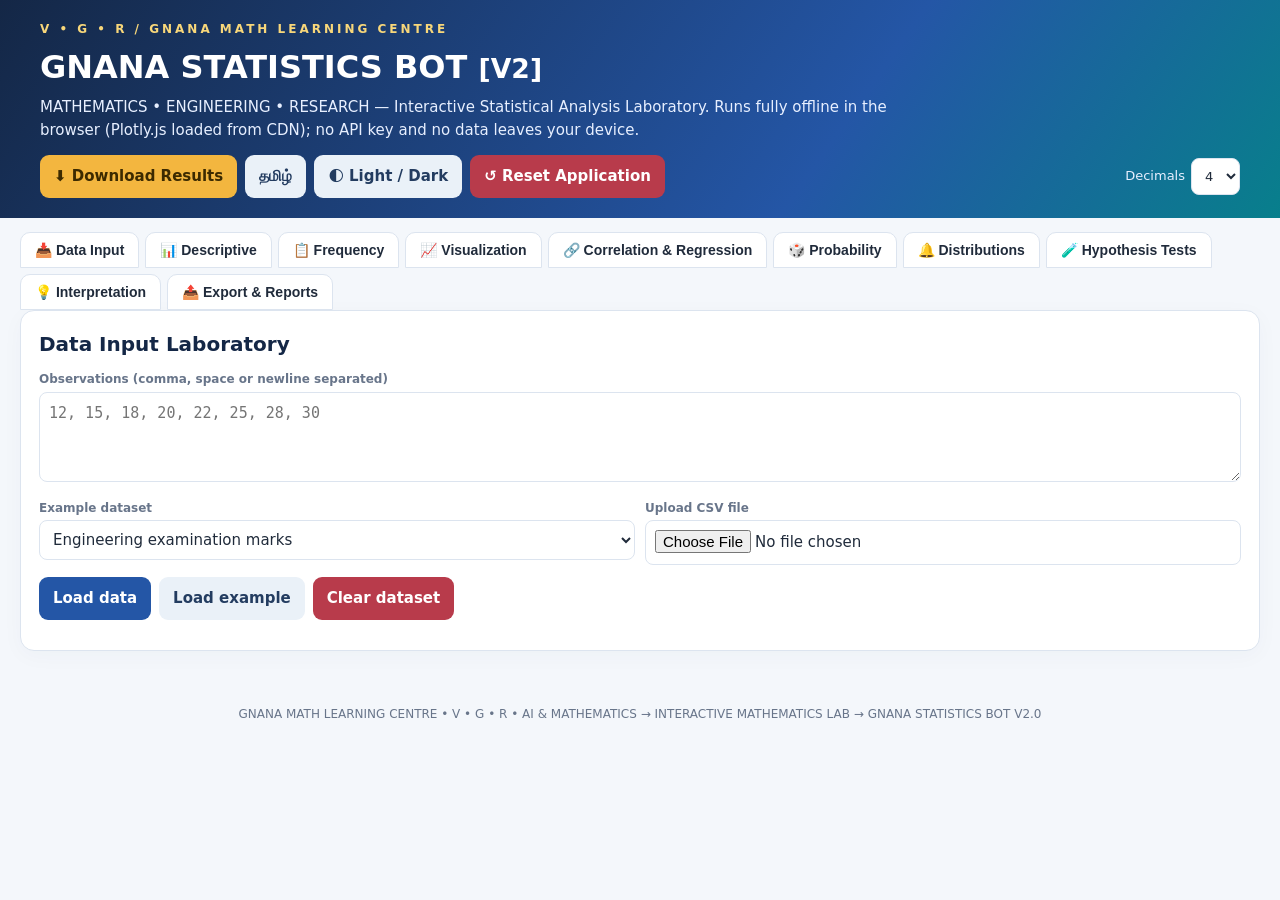
<file: bots/GNANA_STATISTICS_BOT_V2.html>
<!DOCTYPE html><html lang="en"><head><meta charset="utf-8"><meta name="viewport" content="width=device-width,initial-scale=1">
<title>GNANA STATISTICS BOT V2 — Interactive Statistical Analysis Laboratory</title>
<script src="https://cdn.plot.ly/plotly-2.35.2.min.js"></script>
<style>
/* Styling follows the GNANA Math Quiz Bot template (same palette, cards, tabs, buttons) + dark mode */
:root{--navy:#142746;--blue:#2456a6;--teal:#087f8c;--gold:#f3b63f;--ink:#202b3b;--muted:#68758a;--paper:#f4f7fb;--line:#dce4ef;--red:#b83b4b;--green:#1f8a4c;--card:#fff;--th:#eef3fa;--sb:#eaf1f8;--sbt:#233c60;--soft:#fbfcfe}
body.dark{--paper:#0d1626;--card:#16233a;--ink:#e6edf8;--muted:#9fb2cf;--line:#2b3d5c;--th:#1d2d4a;--sb:#243652;--sbt:#d6e3f7;--soft:#122038}
*{box-sizing:border-box}body{margin:0;background:var(--paper);color:var(--ink);font:15px/1.55 system-ui,-apple-system,Segoe UI,Roboto,Arial,'Noto Sans Tamil','Nirmala UI',Latha,sans-serif}
.hero{background:linear-gradient(125deg,#142746,#2456a6 65%,#087f8c);color:#fff;padding:20px clamp(16px,4vw,40px)}
.brand{font-size:12px;letter-spacing:3px;color:#f8d77a;font-weight:800}.hero h1{margin:4px 0;font-size:clamp(22px,3.5vw,32px)}.hero p{margin:4px 0 0;color:#e7efff;max-width:900px}
.hero .bar{margin:12px 0 0}
.tabs{display:flex;gap:6px;max-width:1300px;margin:14px auto 0;padding:0 20px;flex-wrap:wrap}
.tabs button{border:1px solid var(--line);background:var(--card);padding:9px 14px;border-radius:10px 10px 0 0;font-weight:700;cursor:pointer;color:var(--ink);font-size:14px}
.tabs button.on{background:var(--navy);color:#fff;border-color:var(--navy)}
.wrap{max-width:1300px;margin:0 auto;padding:0 20px 30px}
.panel{background:var(--card);border:1px solid var(--line);border-radius:14px;padding:18px;box-shadow:0 5px 22px #18355c08;margin-bottom:14px}
h2{margin:0 0 10px;color:var(--navy);font-size:20px}h3{margin:12px 0 8px;color:var(--navy);font-size:16px}body.dark h2,body.dark h3{color:#9cc4ff}
label{font-size:12px;font-weight:700;color:var(--muted);display:block;margin-bottom:3px}
input,select,textarea{width:100%;padding:9px;border:1px solid var(--line);border-radius:8px;background:var(--card);color:var(--ink);font:inherit}
textarea{min-height:90px;font-family:ui-monospace,Consolas,monospace}
.row{display:grid;grid-template-columns:repeat(auto-fit,minmax(150px,1fr));gap:10px;margin-bottom:12px}
.btn{border:0;border-radius:9px;padding:10px 14px;font-weight:700;cursor:pointer;background:var(--blue);color:#fff;font:inherit;font-weight:700}
.btn.s{background:var(--sb);color:var(--sbt)}.btn.g{background:var(--gold);color:#3c2a00}.btn.ok{background:var(--green)}.btn.no{background:var(--red)}
.bar{display:flex;gap:8px;flex-wrap:wrap;margin:12px 0}
.card{border:1px solid var(--line);border-left:5px solid var(--teal);border-radius:12px;padding:14px;margin:10px 0;background:var(--soft)}
.card b.f{font-family:ui-monospace,Consolas,monospace;color:var(--blue)}body.dark .card b.f{color:#8ec1ff}
.note{font-size:12px;color:var(--muted);margin:6px 0}
.warn{background:#fff9e8;color:#3c2a00;border-left:4px solid var(--gold);padding:10px 12px;border-radius:8px;font-size:13px;margin:10px 0}
.ans{margin-top:10px;padding:12px;background:#e9f7ef;border:1px solid #bfe3cd;border-radius:10px;font-weight:700;color:#14633a}
.sc{overflow-x:auto}table{border-collapse:collapse;width:100%;font-size:14px}th,td{border:1px solid var(--line);padding:6px 9px;text-align:left}th{background:var(--th)}
td.v{font-family:ui-monospace,Consolas,monospace;font-weight:700}
.plot{width:100%;min-height:360px;margin-top:8px}
.chip{display:inline-block;background:var(--sb);border-radius:99px;padding:2px 10px;margin:2px;font:13px ui-monospace,Consolas,monospace}
.hidden{display:none!important}
footer{text-align:center;color:var(--muted);font-size:12px;padding:10px}
@media(max-width:700px){.tabs{flex-wrap:nowrap;overflow-x:auto}.tabs button{white-space:nowrap}.wrap{padding:0 10px 30px}.plot{min-height:320px}}
@media print{.hero,.tabs,.noprint,footer,section:not(#v8){display:none!important}.panel{border:0;box-shadow:none}body{background:#fff;color:#000}.plot{page-break-inside:avoid}}
</style></head><body>
<header class="hero"><div class="brand">V • G • R / GNANA MATH LEARNING CENTRE</div>
<h1>GNANA STATISTICS BOT <small>[V2]</small></h1>
<p>MATHEMATICS • ENGINEERING • RESEARCH — Interactive Statistical Analysis Laboratory. Runs fully offline in the browser (Plotly.js loaded from CDN); no API key and no data leaves your device.</p>
<div class="bar noprint"><button class="btn g" id="bdl">⬇ Download Results</button><button class="btn s" id="blang">தமிழ்</button><button class="btn s" id="bdk">🌓 Light / Dark</button><button class="btn no" id="brs">↺ Reset Application</button>
<span style="margin-left:auto;display:flex;align-items:center;gap:6px;color:#e7efff;font-size:13px">Decimals <select id="prec" style="width:auto"><option>2</option><option>3</option><option selected>4</option><option>6</option><option>8</option></select></span></div></header>
<nav class="tabs noprint" id="tabs"></nav>
<div class="wrap">

<section class="panel" id="v0"><h2>Data Input Laboratory</h2>
<label>Observations (comma, space or newline separated)</label>
<textarea id="raw" placeholder="12, 15, 18, 20, 22, 25, 28, 30"></textarea>
<div class="row" style="margin-top:10px">
<div><label>Example dataset</label><select id="ex"></select></div>
<div><label>Upload CSV file</label><input type="file" id="csv" accept=".csv"></div>
<div id="colbox" class="hidden"><label>Numerical column</label><select id="col"></select></div></div>
<div class="bar"><button class="btn" id="load">Load data</button><button class="btn s" id="lex">Load example</button><button class="btn s hidden" id="ucol">Use column</button><button class="btn no" id="clr">Clear dataset</button></div>
<div id="dmsg" class="hidden"></div><div id="dinfo" class="ans hidden"></div><div id="dprev"></div></section>

<section class="panel hidden" id="v1"><h2>Descriptive Statistics</h2><div id="m1" class="hidden"></div>
<div class="row"><div><label>Extra percentiles (comma separated, 0–100)</label><input id="pcts" value="10, 90"></div></div>
<div class="bar"><button class="btn" id="rd">Compute statistics</button></div><div id="dtab"></div>
<div class="note"><b>Conventions:</b> quartiles/percentiles use linear interpolation, position h = (n−1)p (R type 7, Excel QUARTILE.INC). Skewness g₁ = m₃/m₂^{3/2} and excess kurtosis g₂ = m₄/m₂² − 3 use <u>population moments</u> (no sample correction). Geometric and harmonic means require all values &gt; 0.</div></section>

<section class="panel hidden" id="v2"><h2>Frequency Distribution</h2><div id="m2" class="hidden"></div>
<div class="row"><div><label>Number of classes (blank = Sturges)</label><input id="fk" type="number" min="1" step="1"></div><div><label>Class width (blank = automatic)</label><input id="fw" type="number" min="0" step="any"></div></div>
<div class="bar"><button class="btn" id="rf">Build distribution</button></div>
<div class="note">Sturges: k = ⌈1 + 3.322 log₁₀ n⌉. Classes are [lower, upper) except the last, which is [lower, upper], so no observation is missed or double-counted.</div>
<h3>Grouped frequency table</h3><div id="ftab"></div><h3>Ungrouped frequency table</h3><div id="fun"></div>
<div id="fh" class="plot"></div><div id="fp" class="plot"></div><div id="fo" class="plot"></div></section>

<section class="panel hidden" id="v3"><h2>Statistical Visualization</h2><div id="vmsg" class="hidden"></div>
<div class="row"><div><label>Chart</label><select id="ctype"><option value="hist">Histogram</option><option value="poly">Frequency polygon</option><option value="bar">Bar chart</option><option value="pie">Pie chart</option><option value="box">Box plot</option><option value="scatter">Scatter plot</option><option value="ogive">Ogive</option><option value="normal">Normal distribution curve</option></select></div>
<div><label>Graph title</label><input id="gt"></div><div><label>X-axis label</label><input id="gx"></div><div><label>Y-axis label</label><input id="gy"></div>
<div><label>Gridlines</label><select id="grid"><option value="1">On</option><option value="">Off</option></select></div></div>
<div class="bar"><button class="btn" id="dc">Draw chart</button><button class="btn s" id="rz">Reset axes</button><button class="btn g" id="png">⬇ Download PNG</button></div>
<div class="note">Zoom, pan and tooltips are built in (use the Plotly toolbar). Scatter plot uses the X–Y data of the Correlation tab if present, otherwise observation number vs value.</div><div id="ch" class="plot"></div></section>

<section class="panel hidden" id="v4"><h2>Correlation &amp; Regression</h2>
<div class="row"><div><label>X observations</label><textarea id="xs" placeholder="1, 2, 3, 4, 5"></textarea></div><div><label>Y observations</label><textarea id="ys" placeholder="2, 4, 6, 8, 10"></textarea></div></div>
<div class="bar"><button class="btn" id="rr">Analyse</button><button class="btn s" id="rt">Load test data (y = 2x)</button></div><div id="rmsg" class="hidden"></div><div id="rres"></div><div id="rg" class="plot"></div><div id="rtab"></div>
<div class="warn">Limitations: Pearson r measures only <i>linear</i> association and is sensitive to outliers; correlation does not imply causation; the fitted line should not be extrapolated far beyond the observed X range; check the residuals for patterns.</div></section>

<section class="panel hidden" id="v5"><h2>Probability Calculator</h2>
<p class="note">Fill any fields you know (each between 0 and 1); every formula whose inputs are available is evaluated.</p>
<div class="row"><div><label>P(A)</label><input id="pa" type="number" step="any"></div><div><label>P(B)</label><input id="pb" type="number" step="any"></div><div><label>P(A∩B)</label><input id="pab" type="number" step="any"></div><div><label>P(B|A)</label><input id="pba" type="number" step="any"></div></div>
<div class="row"><div><label>Favourable outcomes</label><input id="fav" type="number" min="0"></div><div><label>Total equally-likely outcomes</label><input id="tot" type="number" min="1"></div></div>
<div class="bar"><button class="btn" id="rp">Calculate</button></div><div id="pmsg" class="hidden"></div><div id="pres"></div></section>

<section class="panel hidden" id="v6"><h2>Probability Distributions</h2>
<div class="row"><div><label>Distribution</label><select id="dsel"></select></div></div><div class="row" id="dp"></div>
<div class="bar"><button class="btn" id="rdist">Calculate</button></div><div id="dmsg2" class="hidden"></div><div id="dres"></div><div id="dpl" class="plot"></div></section>

<section class="panel hidden" id="v9"><h2>Hypothesis Tests</h2><div id="hmsg" class="hidden"></div>
<div class="row"><div><label>Test</label><select id="htest"><option value="t1">One-sample t-test</option><option value="t2">Two-sample t-test</option><option value="tp">Paired t-test</option><option value="cg">Chi-square goodness-of-fit</option><option value="ci">Chi-square test of independence</option></select></div>
<div><label>Significance level α</label><input id="halpha" type="number" step="any" value="0.05"></div>
<div id="hmu0w"><label>Hypothesised mean μ₀</label><input id="hmu0" type="number" step="any" value="0"></div>
<div id="haltw"><label>Alternative hypothesis</label><select id="halt"><option value="two">Two-sided (≠)</option><option value="gt">Right-tailed (&gt;)</option><option value="lt">Left-tailed (&lt;)</option></select></div>
<div id="hvarw" class="hidden"><label>Variance assumption</label><select id="hvar"><option value="w">Welch (unequal variances)</option><option value="p">Pooled (equal variances)</option></select></div></div>
<div class="note" id="hhint"></div>
<div class="row"><div><label>Sample 1 / observed counts / table</label><textarea id="h1"></textarea></div><div id="h2w"><label>Sample 2 / expected counts (optional)</label><textarea id="h2"></textarea></div></div>
<div class="bar"><button class="btn" id="rh">Run test</button><button class="btn s" id="hfill">Use loaded dataset as Sample 1</button><button class="btn s" id="hex">Load example</button></div>
<div id="hres"></div><div id="hpl" class="plot" style="min-height:0"></div>
<div class="note">A small p-value means the data would be unusual if H₀ were true; it is not the probability that H₀ is true. Report effect sizes and confidence intervals alongside p-values.</div></section>
<section class="panel hidden" id="v7"><h2>Statistical Interpretation</h2><div id="m7" class="hidden"></div>
<div class="bar"><button class="btn" id="ri">Generate interpretation</button></div><div id="itxt"></div></section>

<section class="panel hidden" id="v8"><h2>Export &amp; Reports</h2>
<div class="bar noprint"><button class="btn" id="ecsv">⬇ CSV (data, statistics, frequency, regression, residuals)</button><button class="btn g" id="erep">📄 Build report</button><button class="btn s" id="eprint">🖨 Print / Save as PDF</button><button class="btn ok" id="etest">✔ Run self-tests</button></div>
<div id="emsg" class="hidden"></div><div id="tests"></div><div id="rep"></div></section>
</div><footer>GNANA MATH LEARNING CENTRE • V • G • R • AI &amp; MATHEMATICS → INTERACTIVE MATHEMATICS LAB → GNANA STATISTICS BOT V2.0</footer>

<script>
/* ===================== 1. UTILITIES ===================== */
const $=i=>document.getElementById(i),css=v=>getComputedStyle(document.body).getPropertyValue(v).trim();
let D=[],X=[],Y=[],RG=null,CSV=null;
const pr=()=>+$('prec').value;
// Display-only rounding (computations keep full precision); negative zero is suppressed.
const F=(x,p=pr())=>{if(!Number.isFinite(x))return'undefined';if(Math.abs(x)<0.5*10**-p)x=0;return x.toFixed(p)};
const msg=(i,t,ok)=>{const e=$(i);e.className=t?(ok?'note':'warn'):'hidden';e.textContent=t||''};
const tb=(h,r)=>'<div class="sc"><table><tr>'+h.map(x=>'<th>'+x+'</th>').join('')+'</tr>'+r.map(a=>'<tr>'+a.map((x,j)=>'<td'+(j==a.length-1&&h.length>2?' class="v"':'')+'>'+x+'</td>').join('')+'</tr>').join('')+'</table></div>';
const sum=a=>a.reduce((p,c)=>p+c,0),mean=a=>sum(a)/a.length;
// Parses free text into numbers; non-numeric tokens (incl. NaN/Infinity) are returned in bad[] and never substituted.
const nums=t=>{const v=[],bad=[];t.split(/[\s,;]+/).filter(s=>s!=='').forEach(s=>{const n=Number(s);Number.isFinite(n)?v.push(n):bad.push(s)});return{v,bad}};
const need=m=>{if(!D.length){msg(m,'Please load a dataset first (Data Input tab).');return false}msg(m,'');return true};
const dl=(name,text,type='text/csv')=>{const a=document.createElement('a');a.href=URL.createObjectURL(new Blob([text],{type}));a.download=name;a.click();setTimeout(()=>URL.revokeObjectURL(a.href),500)};
const plot=(id,data,t,x,y,ex={})=>Plotly.newPlot(id,data,Object.assign({title:{text:L(t)},xaxis:{title:{text:L(x)},showgrid:!!$('grid').value,zeroline:false},yaxis:{title:{text:L(y)},showgrid:!!$('grid').value},paper_bgcolor:'rgba(0,0,0,0)',plot_bgcolor:'rgba(0,0,0,0)',font:{color:css('--ink')},margin:{l:60,r:15,t:50,b:55},legend:{orientation:'h'}},ex),{responsive:true,displaylogo:false});

/* ===================== 2. NUMERICAL CORE ===================== */
// Descriptive statistics for array a (two-pass algorithm for stability).
function desc(a){const n=a.length,s=[...a].sort((x,y)=>x-y),m=mean(a);
 const q=p=>{const h=(n-1)*p,l=Math.floor(h),u=Math.min(l+1,n-1);return s[l]+(h-l)*(s[u]-s[l])};
 const mo=k=>sum(a.map(x=>(x-m)**k))/n,m2=mo(2),m3=mo(3),m4=mo(4);
 const c=new Map();a.forEach(x=>c.set(x,(c.get(x)||0)+1));const mx=Math.max(...c.values());
 const modes=mx>1?[...c].filter(e=>e[1]==mx).map(e=>e[0]).sort((x,y)=>x-y):[];
 const pos=a.every(x=>x>0),sv=n>1?m2*n/(n-1):NaN;
 return{n,mean:m,median:q(.5),modes,gm:pos?Math.exp(mean(a.map(Math.log))):NaN,hm:pos?n/sum(a.map(x=>1/x)):NaN,min:s[0],max:s[n-1],range:s[n-1]-s[0],
 pv:m2,sv,psd:Math.sqrt(m2),ssd:Math.sqrt(sv),q1:q(.25),q2:q(.5),q3:q(.75),iqr:q(.75)-q(.25),mad:mean(a.map(x=>Math.abs(x-m))),
 sk:m2>0?m3/m2**1.5:NaN,ku:m2>0?m4/m2**2-3:NaN,q}}
// Frequency classes from the UI settings (Sturges by default).
function freqCalc(){const n=D.length,lo=Math.min(...D),hi=Math.max(...D),rg=hi-lo,fk=$('fk').value,fw=$('fw').value;let k,w;
 if(fw!==''&&+fw>0){w=+fw;k=Math.max(1,Math.ceil(rg/w-1e-12))}else{k=fk!==''&&+fk>=1?Math.floor(+fk):Math.ceil(1+3.322*Math.log10(n));if(rg===0)k=1;w=rg===0?1:rg/k}
 const f=new Array(k).fill(0);D.forEach(x=>f[Math.min(Math.floor((x-lo)/w+1e-12),k-1)]++);
 let cf=0;const rows=f.map((c,i)=>{cf+=c;const a=lo+i*w,b=a+w;return{a,b,mid:(a+b)/2,f:c,rf:c/n,pf:100*c/n,cf,cpf:100*cf/n,lbl:'['+F(a)+', '+F(b)+(i==k-1?']':')')}});
 return{k,w,lo,rows,n}}
// Lanczos log-gamma (stable for factorials/binomials); erfc via series + continued fraction.
const lg=x=>{const c=[0.99999999999980993,676.5203681218851,-1259.1392167224028,771.32342877765313,-176.61502916214059,12.507343278686905,-0.13857109526572012,9.9843695780195716e-6,1.5056327351493116e-7];x-=1;let a=c[0];const t=x+7.5;for(let i=1;i<9;i++)a+=c[i]/(x+i);return .5*Math.log(2*Math.PI)+(x+.5)*Math.log(t)-t+Math.log(a)};
const erfc=x=>{if(x<0)return 2-erfc(-x);if(x<3){let s=x,t=x;for(let n=1;n<120;n++){t*=-x*x/n;s+=t/(2*n+1)}return 1-2/Math.sqrt(Math.PI)*s}let f=0;for(let k=80;k>=1;k--)f=k/2/(x+f);return Math.exp(-x*x)/Math.sqrt(Math.PI)/(x+f)};
const Phi=z=>.5*erfc(-z/Math.SQRT2);
const bpmf=(n,p,x)=>p===0?+(x===0):p===1?+(x===n):Math.exp(lg(n+1)-lg(x+1)-lg(n-x+1)+x*Math.log(p)+(n-x)*Math.log(1-p));
const ppmf=(l,k)=>l===0?+(k===0):Math.exp(-l+k*Math.log(l)-lg(k+1));
// Simple linear regression y = a + b x with Pearson r, covariance, residuals, SSE, R².
function regress(x,y){const n=x.length,mx=mean(x),my=mean(y);let sxx=0,syy=0,sxy=0;x.forEach((v,i)=>{sxx+=(v-mx)**2;syy+=(y[i]-my)**2;sxy+=(v-mx)*(y[i]-my)});
 const b=sxy/sxx,a=my-b*mx,yh=x.map(v=>a+b*v),res=y.map((v,i)=>v-yh[i]),sse=sum(res.map(e=>e*e));
 return{n,a,b,r:sxy/Math.sqrt(sxx*syy),cov:sxy/(n-1),sse,r2:syy>0?1-sse/syy:NaN,yh,res}}

/* ===================== 3. NAVIGATION, DARK MODE, RESET ===================== */
const TABS=['📥 Data Input','📊 Descriptive','📋 Frequency','📈 Visualization','🔗 Correlation & Regression','🎲 Probability','🔔 Distributions','🧪 Hypothesis Tests','💡 Interpretation','📤 Export & Reports'],ORDER=[0,1,2,3,4,5,6,9,7,8];
TABS.forEach((t,i)=>{const b=document.createElement('button');b.textContent=t;b.onclick=()=>show(ORDER[i]);$('tabs').appendChild(b)});
function show(i){if(i!=0&&!D.length&&$('raw').value.trim())$('load').click();[...$('tabs').children].forEach((b,j)=>b.classList.toggle('on',ORDER[j]==i));for(let j=0;j<10;j++)$('v'+j).classList.toggle('hidden',j!=i);
 if(i==1&&D.length)renderDesc();if(i==2&&D.length)renderFreq(true);if(i==6&&!$('dpl').data)rdist();if(i==9)hint()}
$('bdk').onclick=()=>{document.body.classList.toggle('dark');['fh','fp','fo','ch','rg','dpl','hpl'].forEach(id=>{if($(id).data)Plotly.relayout(id,{'font.color':css('--ink')})})};
$('brs').onclick=()=>{if(!confirm('Reset the whole application and clear all data?'))return;D=[];X=[];Y=[];RG=null;CSV=null;document.querySelectorAll('textarea,input:not([type=file])').forEach(e=>{if(!['prec','halpha','hmu0'].includes(e.id))e.value=''});
 ['fh','fp','fo','ch','rg','dpl','hpl'].forEach(id=>{try{Plotly.purge(id)}catch(e){}});['dtab','ftab','fun','rres','rtab','pres','dres','itxt','rep','tests','dprev','hres'].forEach(id=>$(id).innerHTML='');$('dinfo').className='hidden';$('colbox').classList.add('hidden');$('ucol').classList.add('hidden');
 ['dmsg','m1','m2','vmsg','rmsg','pmsg','dmsg2','m7','emsg','hmsg'].forEach(id=>msg(id,''));params();show(0)};

/* ===================== 4. MODULE A — DATA INPUT ===================== */
const EX={'Engineering examination marks':'45,52,58,61,64,67,70,72,75,78,81,85,88,92,55,63,69,74,79,83','Student heights (cm)':'158,162,165,168,170,171,173,175,176,178,180,182,185,163,167,172,174,169,177,166','Manufacturing component diameters (mm)':'10.02,9.98,10.01,10.05,9.97,10.00,10.03,9.99,10.04,10.01,9.96,10.02,10.00,9.98,10.03','Daily temperature (°C)':'28.5,29.1,30.2,31.0,32.4,33.1,31.8,30.5,29.7,28.9,30.0,31.5,32.0,29.4,30.8','Research experimental measurements':'2.31,2.45,2.38,2.52,2.29,2.41,2.47,2.36,2.50,2.43,2.39,2.34,2.48,2.44,2.40'};
Object.keys(EX).forEach(k=>{const o=document.createElement('option');o.textContent=k;$('ex').appendChild(o)});
// Installs a validated dataset and refreshes summaries.
function setData(v,src){D=v;const s=desc(v);msg('dmsg','');$('dinfo').className='ans';$('dinfo').textContent=src+' — n = '+v.length+', minimum = '+F(s.min)+', maximum = '+F(s.max);
 $('dprev').innerHTML='<div class="note">Preview (first 60 values)</div>'+v.slice(0,60).map(x=>'<span class="chip">'+x+'</span>').join('')+(v.length>60?' …':'');
 ['itxt','dtab','ftab','fun'].forEach(id=>$(id).innerHTML='');['fh','fp','fo','ch'].forEach(id=>{try{Plotly.purge(id)}catch(e){}})}
$('load').onclick=()=>{const r=nums($('raw').value);if(r.bad.length)return msg('dmsg','Invalid (non-numerical) entries found: '+r.bad.slice(0,10).join(', ')+'. Please correct them; nothing was loaded.');
 if(!r.v.length)return msg('dmsg','The dataset is empty. Enter at least one numerical observation.');setData(r.v,'Manual entry')};
$('lex').onclick=()=>{const k=$('ex').value;$('raw').value=EX[k].split(',').join(', ');setData(EX[k].split(',').map(Number),k)};
$('clr').onclick=()=>{D=[];$('raw').value='';$('dinfo').className='hidden';$('dprev').innerHTML='';msg('dmsg','Dataset cleared.',1)};
$('csv').onchange=e=>{const fl=e.target.files[0];if(!fl)return;if(!/\.csv$/i.test(fl.name))return msg('dmsg','Please choose a .csv file.');const rd=new FileReader();
 rd.onload=()=>{CSV=rd.result.split(/\r?\n/).filter(l=>l.trim()!=='').map(l=>l.split(/,|;|\t/).map(c=>c.trim().replace(/^"|"$/g,'')));if(!CSV.length)return msg('dmsg','The CSV file is empty.');
  CSV.hdr=CSV[0].some(c=>c!==''&&!Number.isFinite(Number(c)));$('col').innerHTML='';CSV[0].forEach((n,i)=>{const o=document.createElement('option');o.value=i;o.textContent=CSV.hdr&&n?n:'Column '+(i+1);$('col').appendChild(o)});
  $('colbox').classList.remove('hidden');$('ucol').classList.remove('hidden');msg('dmsg','CSV read ('+(CSV.length-(CSV.hdr?1:0))+' data rows, header '+(CSV.hdr?'detected':'not detected')+'). Choose a column and press “Use column”.',1)};rd.readAsText(fl)};
$('ucol').onclick=()=>{const i=+$('col').value,cells=CSV.slice(CSV.hdr?1:0).map(r=>(r[i]??'').trim()).filter(c=>c!=='');const bad=cells.filter(c=>!Number.isFinite(Number(c)));
 if(bad.length)return msg('dmsg','Invalid values in the selected column: '+bad.slice(0,10).join(', ')+'. Nothing was loaded.');if(!cells.length)return msg('dmsg','The selected column has no numerical values.');setData(cells.map(Number),'CSV column “'+$('col').selectedOptions[0].textContent+'”')};

/* ===================== 5. MODULE B — DESCRIPTIVE ===================== */
function descRows(s){const P=$('pcts').value?nums($('pcts').value).v.filter(p=>p>=0&&p<=100):[];
 const n=s.n,u=x=>F(x),R=[['Central tendency','Arithmetic mean x̄ = Σx/n',u(s.mean)],['','Median',u(s.median)],['','Mode',s.modes.length?s.modes.join(', '):'none (all values unique)'],['','Geometric mean (x>0)',u(s.gm)],['','Harmonic mean (x>0)',u(s.hm)],
 ['Dispersion','Minimum',u(s.min)],['','Maximum',u(s.max)],['','Range',u(s.range)],['','Population variance σ² = Σ(x−μ)²/N',u(s.pv)],['','Sample variance s² = Σ(x−x̄)²/(n−1)',u(s.sv)],['','Population SD σ',u(s.psd)],['','Sample SD s',u(s.ssd)],['','Interquartile range Q3−Q1',u(s.iqr)],['','Mean absolute deviation',u(s.mad)],
 ['Position','Q1',u(s.q1)],['','Q2 (median)',u(s.q2)],['','Q3',u(s.q3)],['','Five-number summary',[s.min,s.q1,s.q2,s.q3,s.max].map(u).join(' | ')]];
 P.forEach(p=>R.push(['','Percentile P'+p,u(s.q(p/100))]));R.push(['Shape','Skewness g₁ (population moments)',u(s.sk)],['','Excess kurtosis g₂ (population moments)',u(s.ku)]);return R}
function renderDesc(){if(!need('m1'))return;const s=desc(D),w=[];if(D.length<2)w.push('Sample variance and sample SD are undefined for a single observation.');if(s.pv===0)w.push('The data are constant: skewness and kurtosis are undefined.');if(isNaN(s.gm))w.push('Geometric and harmonic means are undefined because some values are ≤ 0.');
 if(w.length)msg('m1',w.join(' '));$('dtab').innerHTML=tb(['Group','Statistic','Value'],descRows(s).map(r=>[r[0]?'<b>'+r[0]+'</b>':'',r[1],r[2]]))+'<div class="note">n = '+s.n+'</div>'}
$('rd').onclick=renderDesc;

/* ===================== 6. MODULE C — FREQUENCY ===================== */
function renderFreq(pl){if(!need('m2'))return;const q=freqCalc();
 $('ftab').innerHTML=tb(['Class','Midpoint','f','Rel. f','%','Cum. f','Cum. %'],q.rows.map(r=>[r.lbl,F(r.mid),r.f,F(r.rf),F(r.pf,2),r.cf,F(r.cpf,2)]))+'<div class="note">k = '+q.k+' classes, class width = '+F(q.w)+', Σf = '+q.rows.reduce((p,r)=>p+r.f,0)+' (n = '+q.n+')</div>';
 const c=new Map();[...D].sort((a,b)=>a-b).forEach(x=>c.set(x,(c.get(x)||0)+1));let cf=0;const U=[...c].slice(0,100).map(([x,f])=>{cf+=f;return[x,f,F(f/q.n),F(100*f/q.n,2),cf]});
 $('fun').innerHTML=tb(['Value','f','Rel. f','%','Cum. f'],U)+(c.size>100?'<div class="note">Showing the first 100 distinct values of '+c.size+'.</div>':'');
 if(pl){const m=q.rows.map(r=>r.mid);plot('fh',[{type:'bar',x:m,y:q.rows.map(r=>r.f),width:q.w,text:q.rows.map(r=>r.lbl),hovertemplate:'%{text}<br>f = %{y}<extra></extra>',marker:{color:'#2456a6',line:{color:'#fff',width:1}}}],'Histogram','Class interval','Frequency');
  plot('fp',[{x:[m[0]-q.w,...m,m[m.length-1]+q.w],y:[0,...q.rows.map(r=>r.f),0],mode:'lines+markers',line:{color:'#087f8c'},name:'Frequency polygon'}],'Frequency polygon','Class midpoint','Frequency');
  plot('fo',[{x:[q.lo,...q.rows.map(r=>r.b)],y:[0,...q.rows.map(r=>r.cf)],mode:'lines+markers',line:{color:'#b83b4b'},name:'Ogive'}],'Ogive (less-than cumulative frequency)','Upper class boundary','Cumulative frequency')}}
$('rf').onclick=()=>renderFreq(true);

/* ===================== 7. MODULE D — VISUALIZATION ===================== */
function drawChart(){if(!need('vmsg'))return;const t=$('ctype').value,q=freqCalc(),s=desc(D),T=(d,x,y)=>[$('gt').value.trim()||d,$('gx').value.trim()||x,$('gy').value.trim()||y];let data,a,ex={};const L=q.rows.map(r=>r.lbl);
 if(t=='hist'){a=T('Histogram','Class interval','Frequency');data=[{type:'bar',x:q.rows.map(r=>r.mid),y:q.rows.map(r=>r.f),width:q.w,text:L,hovertemplate:'%{text}<br>f = %{y}<extra></extra>',marker:{color:'#2456a6',line:{color:'#fff',width:1}}}]}
 else if(t=='poly'){const m=q.rows.map(r=>r.mid);a=T('Frequency polygon','Class midpoint','Frequency');data=[{x:[m[0]-q.w,...m,m[m.length-1]+q.w],y:[0,...q.rows.map(r=>r.f),0],mode:'lines+markers',line:{color:'#087f8c'}}]}
 else if(t=='bar'){const c=new Map();[...D].sort((x,y)=>x-y).forEach(x=>c.set(x,(c.get(x)||0)+1));a=T('Bar chart','Category','Frequency');data=c.size<=30?[{type:'bar',x:[...c.keys()].map(String),y:[...c.values()],marker:{color:'#2456a6'}}]:[{type:'bar',x:L,y:q.rows.map(r=>r.f),marker:{color:'#2456a6'}}]}
 else if(t=='pie'){a=T('Pie chart of class frequencies','','');data=[{type:'pie',labels:L,values:q.rows.map(r=>r.f),textinfo:'label+percent'}]}
 else if(t=='box'){a=T('Box plot','','Value');data=[{type:'box',y:D,name:'Data',boxpoints:'all',jitter:.4,boxmean:'sd',marker:{color:'#2456a6'}}]}
 else if(t=='scatter'){const xy=X.length>1&&X.length==Y.length;a=T('Scatter plot',xy?'X':'Observation number',xy?'Y':'Value');data=[{type:'scatter',mode:'markers',x:xy?X:D.map((_,i)=>i+1),y:xy?Y:D,marker:{color:'#2456a6',size:9}}]}
 else if(t=='ogive'){a=T('Ogive','Upper class boundary','Cumulative frequency');data=[{x:[q.lo,...q.rows.map(r=>r.b)],y:[0,...q.rows.map(r=>r.cf)],mode:'lines+markers',line:{color:'#b83b4b'}}]}
 else{if(!(s.ssd>0))return msg('vmsg','Normal curve needs at least two distinct values (sample SD is zero or undefined).');a=T('Histogram (density) with fitted normal curve','Value','Density');const lo=s.min-s.ssd,hi=s.max+s.ssd,xs=Array.from({length:300},(_,i)=>lo+(hi-lo)*i/299);
  data=[{type:'bar',x:q.rows.map(r=>r.mid),y:q.rows.map(r=>r.f/(q.n*q.w)),width:q.w,name:'Data',opacity:.55,marker:{color:'#2456a6'}},{x:xs,y:xs.map(x=>Math.exp(-(((x-s.mean)/s.ssd)**2)/2)/(s.ssd*Math.sqrt(2*Math.PI))),mode:'lines',name:'N(x̄, s²)',line:{color:'#b83b4b'}}]}
 plot('ch',data,...a,ex)}
$('dc').onclick=drawChart;$('ctype').onchange=()=>{if(D.length)drawChart()};$('grid').onchange=()=>{if(D.length)drawChart()};
$('rz').onclick=()=>{if($('ch').data)Plotly.relayout('ch',{'xaxis.autorange':true,'yaxis.autorange':true})};
$('png').onclick=()=>{if($('ch').data)Plotly.downloadImage('ch',{format:'png',filename:'gnana_statistics_chart',width:1000,height:620});else msg('vmsg','Draw a chart first.')};

/* ===================== 8. MODULE E — CORRELATION & REGRESSION ===================== */
const strength=r=>{const a=Math.abs(r);return a>=.9?'very strong':a>=.7?'strong':a>=.4?'moderate':a>=.1?'weak':'negligible'};
function runReg(){const x=nums($('xs').value),y=nums($('ys').value);RG=null;$('rres').innerHTML=$('rtab').innerHTML='';
 if(x.bad.length||y.bad.length)return msg('rmsg','Invalid entries: '+[...x.bad,...y.bad].slice(0,10).join(', '));if(x.v.length<2)return msg('rmsg','At least two paired observations are required.');
 if(x.v.length!==y.v.length)return msg('rmsg','X has '+x.v.length+' and Y has '+y.v.length+' observations; they must be equal.');
 X=x.v;Y=y.v;if(new Set(X).size<2)return msg('rmsg','All X values are identical: the slope is undefined.');msg('rmsg','');
 const g=regress(X,Y);RG=g;const sg=g.b<0?'−':'+',eq='y = '+F(g.a)+' '+sg+' '+F(Math.abs(g.b))+'x',w=isNaN(g.r)?'<div class="warn">All Y values are identical: r and R² are undefined.</div>':'';
 $('rres').innerHTML=tb(['Quantity','Formula','Value'],[['Pearson r','Σ(x−x̄)(y−ȳ)/√[Σ(x−x̄)²Σ(y−ȳ)²]',F(g.r)],['Strength / direction','',isNaN(g.r)?'undefined':strength(g.r)+' '+(g.r>0?'positive':g.r<0?'negative':'')+' linear association'],['Covariance (sample)','Σ(x−x̄)(y−ȳ)/(n−1)',F(g.cov)],['Slope b','Sxy/Sxx',F(g.b)],['Intercept a','ȳ − b x̄',F(g.a)],['Regression equation','',eq],['SSE','Σ(y−ŷ)²',F(g.sse)],['R²','1 − SSE/SST',F(g.r2)]])+w+'<div class="note">Association is not causation.</div>';
 plot('rg',[{x:X,y:Y,mode:'markers',name:'Data',marker:{color:'#2456a6',size:9}},{x:[Math.min(...X),Math.max(...X)],y:[Math.min(...X),Math.max(...X)].map(v=>g.a+g.b*v),mode:'lines',name:eq,line:{color:'#b83b4b'}}],'Scatter plot with regression line','X','Y');
 $('rtab').innerHTML='<h3>Residuals</h3>'+tb(['i','x','y','ŷ','Residual y−ŷ'],X.map((v,i)=>[i+1,v,Y[i],F(g.yh[i]),F(g.res[i])]))}
$('rr').onclick=runReg;$('rt').onclick=()=>{$('xs').value='1, 2, 3, 4, 5';$('ys').value='2, 4, 6, 8, 10';runReg()};

/* ===================== 9. MODULE F — PROBABILITY ===================== */
$('rp').onclick=()=>{const g=i=>$(i).value===''?NaN:+$(i).value,pa=g('pa'),pb=g('pb'),pab=g('pab'),pba=g('pba'),fv=g('fav'),tt=g('tot'),R=[],has=(...a)=>a.every(Number.isFinite);
 for(const [n,v] of [['P(A)',pa],['P(B)',pb],['P(A∩B)',pab],['P(B|A)',pba]])if(Number.isFinite(v)&&(v<0||v>1))return msg('pmsg',n+' must lie between 0 and 1.');msg('pmsg','');
 if(has(fv,tt)){if(tt<=0||fv<0||fv>tt||!Number.isInteger(fv)||!Number.isInteger(tt))return msg('pmsg','Need integers with 0 ≤ favourable ≤ total and total ≥ 1.');R.push(['Probability of an event','P(E) = favourable / total',F(fv/tt)],['Complement of that event','1 − P(E)',F(1-fv/tt)])}
 if(has(pa))R.push(['Complement','P(Aᶜ) = 1 − P(A)',F(1-pa)]);if(has(pb))R.push(['Complement','P(Bᶜ) = 1 − P(B)',F(1-pb)]);
 if(has(pa,pb,pab)){if(pab>Math.min(pa,pb)+1e-12||pa+pb-pab>1+1e-12)return msg('pmsg','Inconsistent inputs: P(A∩B) cannot exceed min(P(A),P(B)) and P(A∪B) cannot exceed 1.');R.push(['Addition rule','P(A∪B) = P(A)+P(B)−P(A∩B)',F(pa+pb-pab)]);R.push(['Independence check','P(A∩B) vs P(A)P(B)',F(pab)+' vs '+F(pa*pb)+(Math.abs(pab-pa*pb)<1e-9?' → independent':' → not independent')])}
 if(has(pa,pb)&&!has(pab))R.push(['Union if independent','P(A)+P(B)−P(A)P(B)',F(pa+pb-pa*pb)],['Multiplication (independent)','P(A∩B) = P(A)P(B)',F(pa*pb)]);
 if(has(pa,pba))R.push(['Multiplication rule','P(A∩B) = P(A)P(B|A)',F(pa*pba)]);
 if(has(pab,pb)){if(pb>0)R.push(['Conditional probability','P(A|B) = P(A∩B)/P(B)',F(pab/pb)]);else R.push(['Conditional probability','P(A|B)','undefined (P(B) = 0)'])}
 if(has(pab,pa)){if(pa>0)R.push(['Conditional probability','P(B|A) = P(A∩B)/P(A)',F(pab/pa)]);else R.push(['Conditional probability','P(B|A)','undefined (P(A) = 0)'])}
 if(has(pba,pa,pb)){if(pb>0){const v=pba*pa/pb;if(v>1+1e-12)return msg('pmsg','Inconsistent inputs: Bayes result exceeds 1.');R.push(['Bayes’ theorem','P(A|B) = P(B|A)P(A)/P(B)',F(v)])}else R.push(['Bayes’ theorem','P(A|B)','undefined (P(B) = 0)'])}
 $('pres').innerHTML=R.length?tb(['Rule','Formula','Result'],R):'';if(!R.length)msg('pmsg','Enter enough values for at least one formula (e.g. P(A); P(A), P(B), P(A∩B); P(B|A), P(A), P(B)).')};

/* ===================== 10. MODULE G — DISTRIBUTIONS ===================== */
const DD={normal:['Normal',[['μ',0],['σ',1],['x',0],['a (lower)',-1],['b (upper)',1]]],binom:['Binomial',[['n',5],['p',.5],['x',2]]],pois:['Poisson',[['λ',2],['k',0]]],unif:['Uniform',[['a',0],['b',10],['x',3],['c (lower)',2],['d (upper)',5]]]};
Object.entries(DD).forEach(([k,v])=>{const o=document.createElement('option');o.value=k;o.textContent=v[0];$('dsel').appendChild(o)});
function params(){$('dp').innerHTML='';DD[$('dsel').value][1].forEach(([n,d])=>{const w=document.createElement('div'),l=document.createElement('label'),i=document.createElement('input');l.textContent=n;i.type='number';i.step='any';i.value=d;w.append(l,i);$('dp').appendChild(w)})}
$('dsel').onchange=()=>{params();$('dres').innerHTML='';try{Plotly.purge('dpl')}catch(e){}};params();
function rdist(){const t=$('dsel').value,v=[...document.querySelectorAll('#dp input')].map(e=>e.value===''?NaN:+e.value),E=m=>(msg('dmsg2',m),$('dres').innerHTML='');
 if(v.some(z=>!Number.isFinite(z)))return E('All parameters must be finite numbers.');msg('dmsg2','');let R,data,ti;
 if(t=='normal'){const[mu,s,x,a,b]=v;if(s<=0)return E('σ must be positive.');if(a>b)return E('Lower limit a must not exceed upper limit b.');const z=(x-mu)/s,pdf=Math.exp(-z*z/2)/(s*Math.sqrt(2*Math.PI));
  R=[['Z-score','z = (x−μ)/σ',F(z)],['PDF','f(x) = e^{−z²/2}/(σ√(2π))',F(pdf,6)],['CDF','Φ(z) = P(X ≤ x)',F(Phi(z),6)],['Interval','P(a &lt; X &lt; b) = Φ((b−μ)/σ) − Φ((a−μ)/σ)',F(Phi((b-mu)/s)-Phi((a-mu)/s),6)]];
  const xs=Array.from({length:401},(_,i)=>mu-4*s+8*s*i/400),f=x=>Math.exp(-(((x-mu)/s)**2)/2)/(s*Math.sqrt(2*Math.PI)),xi=xs.filter(q=>q>=a&&q<=b);
  data=[{x:xs,y:xs.map(f),mode:'lines',name:'f(x)',line:{color:'#2456a6'}},{x:[a,...xi,b],y:[f(a),...xi.map(f),f(b)],fill:'tozeroy',mode:'lines',name:'P(a ≤ X ≤ b)',line:{color:'#087f8c'}}];ti='Normal N('+mu+', '+s+'²)'}
 else if(t=='binom'){const[n,p,x]=v;if(!Number.isInteger(n)||n<0)return E('n must be a non-negative integer.');if(p<0||p>1)return E('p must lie between 0 and 1.');if(!Number.isInteger(x)||x<0||x>n)return E('x must be an integer between 0 and n.');
  let c=0;for(let i=0;i<=x;i++)c+=bpmf(n,p,i);R=[['PMF','P(X=x) = C(n,x)pˣ(1−p)ⁿ⁻ˣ',F(bpmf(n,p,x),6)],['CDF','P(X ≤ x)',F(Math.min(c,1),6)],['Mean','np',F(n*p)],['Variance','np(1−p)',F(n*p*(1-p))],['Std. deviation','√(np(1−p))',F(Math.sqrt(n*p*(1-p)))]];
  const m=n*p,sd=Math.sqrt(n*p*(1-p)),lo=n>200?Math.max(0,Math.floor(m-5*sd)):0,hi=n>200?Math.min(n,Math.ceil(m+5*sd)):n,ks=Array.from({length:hi-lo+1},(_,i)=>lo+i);
  data=[{type:'bar',x:ks,y:ks.map(k=>bpmf(n,p,k)),marker:{color:ks.map(k=>k==x?'#b83b4b':'#2456a6')}}];ti='Binomial B('+n+', '+p+') PMF'}
 else if(t=='pois'){const[l,k]=v;if(l<0)return E('λ must be non-negative.');if(!Number.isInteger(k)||k<0)return E('k must be a non-negative integer.');let c=0;for(let i=0;i<=k;i++)c+=ppmf(l,i);
  R=[['PMF','P(X=k) = e^{−λ}λᵏ/k!',F(ppmf(l,k),6)],['CDF','P(X ≤ k)',F(Math.min(c,1),6)],['Mean','λ',F(l)],['Variance','λ',F(l)]];const hi=Math.max(k+5,Math.ceil(l+5*Math.sqrt(l))+5),ks=Array.from({length:hi+1},(_,i)=>i);
  data=[{type:'bar',x:ks,y:ks.map(i=>ppmf(l,i)),marker:{color:ks.map(i=>i==k?'#b83b4b':'#2456a6')}}];ti='Poisson(λ = '+l+') PMF'}
 else{const[a,b,x,c,d]=v;if(a>=b)return E('Need a < b.');if(c>d)return E('Lower limit c must not exceed upper limit d.');const w=b-a,cd=z=>Math.min(1,Math.max(0,(z-a)/w));
  R=[['PDF','f(x) = 1/(b−a) for a ≤ x ≤ b',F(x>=a&&x<=b?1/w:0,6)],['CDF','F(x) = (x−a)/(b−a)',F(cd(x),6)],['Interval','P(c &lt; X &lt; d) = F(d) − F(c)',F(cd(d)-cd(c),6)],['Mean','(a+b)/2',F((a+b)/2)],['Variance','(b−a)²/12',F(w*w/12)]];
  data=[{x:[a-w*.2,a,a,b,b,b+w*.2],y:[0,0,1/w,1/w,0,0],mode:'lines',line:{color:'#2456a6'},name:'f(x)'}];ti='Uniform U('+a+', '+b+') density'}
 $('dres').innerHTML=tb(['Quantity','Formula','Value'],R);plot('dpl',data,ti,'x',t=='normal'||t=='unif'?'Density':'Probability',{showlegend:false})}
$('rdist').onclick=rdist;

/* ===================== 11. MODULE H — INTERPRETATION ===================== */
function interp(){const s=desc(D),sk=isNaN(s.sk)?'undefined for constant data':Math.abs(s.sk)<.1?'approximately symmetric':s.sk>0?'right-skewed (longer upper tail)':'left-skewed (longer lower tail)';
 const E=[['Mean','x̄ = Σx/n','The arithmetic mean is the balance point of the data: x̄ = '+F(s.mean)+'. It is sensitive to extreme values.'],
 ['Standard deviation','s = √[Σ(x−x̄)²/(n−1)]','The sample SD is '+F(s.ssd)+' (population σ = '+F(s.psd)+'); it measures the typical distance of observations from the mean, in the units of the data.'],
 ['Interquartile range','IQR = Q3 − Q1','The middle 50% of the data spans '+F(s.iqr)+' (from '+F(s.q1)+' to '+F(s.q3)+'); it is resistant to outliers.'],
 ['Skewness','g₁ = m₃/m₂^{3/2}','g₁ = '+F(s.sk)+': the distribution is '+sk+'. Small samples give unstable skewness values.']];
 const w=D.slice(0,4);E.push(['Worked example (mean of the first '+w.length+' values)','x̄ = ('+w.join(' + ')+')/'+w.length,'= '+F(mean(w))+'.']);
 if(RG){E.push(['Correlation','r = Sxy/√(Sxx Syy)','r = '+F(RG.r)+' indicates a '+(isNaN(RG.r)?'undefined':strength(RG.r))+' linear association between X and Y. This describes association only; it does not establish causation.'],
 ['Regression equation','ŷ = a + bx','The fitted line ŷ = '+F(RG.a)+' + '+F(RG.b)+'x predicts that Y changes by about '+F(RG.b)+' units per one-unit increase in X, within the observed range of X.'],
 ['Coefficient of determination','R² = 1 − SSE/SST','R² = '+F(RG.r2)+': the line accounts for about '+F(100*RG.r2,1)+'% of the variation in Y in this sample.'])}
 return E.map(e=>'<div class="card"><b>'+e[0]+'</b><br><b class="f">'+e[1]+'</b><br>'+e[2]+'</div>').join('')+'<div class="note">These are educational interpretations of the numbers only; they are not suitable for medical, financial or other high-stakes decisions.</div>'}
$('ri').onclick=()=>{if(need('m7'))$('itxt').innerHTML=interp()};

/* ===================== 12. MODULE I — EXPORT & REPORT ===================== */
$('ecsv').onclick=()=>exportCSV();$('bdl').onclick=()=>exportCSV();
function exportCSV(){if(!D.length&&!RG&&!HT){show(0);return msg('dmsg','Nothing to export yet. Load data first.')}const L=[];
 if(D.length){const s=desc(D),q=freqCalc();L.push('# DATASET','index,value',...D.map((v,i)=>(i+1)+','+v),'','# DESCRIPTIVE STATISTICS','statistic,value',...descRows(s).map(r=>'"'+r[1]+'","'+r[2]+'"'),'','# FREQUENCY TABLE','class,midpoint,f,relative,percent,cumulative f,cumulative percent',...q.rows.map(r=>[r.lbl.replace(',',';'),r.mid,r.f,r.rf,r.pf,r.cf,r.cpf].join(',')),'')}
 if(RG)L.push('# REGRESSION','quantity,value','r,'+RG.r,'covariance,'+RG.cov,'slope b,'+RG.b,'intercept a,'+RG.a,'SSE,'+RG.sse,'R2,'+RG.r2,'','# RESIDUALS','x,y,fitted,residual',...X.map((v,i)=>[v,Y[i],RG.yh[i],RG.res[i]].join(',')));
 if(HT)L.push('','# HYPOTHESIS TEST','quantity,value',...HT.map(r=>'"'+r[0]+'","'+r[1]+'"'));dl('GNANA_Statistics_Results.csv',L.join('\n'))}
async function buildReport(){if(!D.length){msg('emsg','Load a dataset first.');return false}msg('emsg','');renderDesc();renderFreq(false);if(!$('fh').data)renderFreq(true);
 let h='<h2>GNANA STATISTICS BOT V2 — Statistical Report</h2><div class="note">GNANA MATH LEARNING CENTRE • V • G • R • Generated '+new Date().toLocaleString()+'</div><h3>1. Dataset description</h3><p>Number of observations n = '+D.length+'; minimum '+F(Math.min(...D))+'; maximum '+F(Math.max(...D))+'.</p><h3>2. Descriptive statistics</h3>'+$('dtab').innerHTML+'<h3>3. Frequency distribution</h3>'+$('ftab').innerHTML;
 if(RG)h+='<h3>4. Correlation and regression</h3>'+$('rres').innerHTML+$('rtab').innerHTML;
 if(HT)h+='<h3>4b. Hypothesis test</h3>'+tb(['Quantity','Value'],HT);h+='<h3>5. Graphs</h3><div id="rimg"></div><h3>6. Interpretation</h3>'+interp()+'<h3>7. Methodological conventions</h3><p>Quartiles/percentiles: linear interpolation (R type 7). Skewness and excess kurtosis: population moments. Variance/SD reported for both population (÷N) and sample (÷(n−1)). Classes: Sturges’ rule unless overridden; [lower, upper) with the last class closed. Computations are in double precision; only displayed values are rounded ('+pr()+' decimals).</p><h3>8. Limitations</h3><p>Results describe the supplied sample only. Linear regression and Pearson r assume a roughly linear relation and are sensitive to outliers; no causal claim is made. Sample size and data quality limit all conclusions.</p>';
 $('rep').innerHTML=h;for(const id of ['fh','rg','hpl']){if($(id).data){const u=await Plotly.toImage(id,{format:'png',width:800,height:420}),i=new Image();i.src=u;i.style.maxWidth='100%';$('rimg').appendChild(i)}}return true}
$('erep').onclick=buildReport;$('eprint').onclick=async()=>{if(await buildReport())setTimeout(()=>window.print(),200)};
// Built-in numerical self-tests against the validation cases in the specification.
$('etest').onclick=()=>{const ok=(a,b)=>Math.abs(a-b)<1e-9,s=desc([2,4,4,4,5,5,7,9]),g=regress([1,2,3,4,5],[2,4,6,8,10]);
 const T=[['Mean = 5',s.mean,5],['Median = 4.5',s.median,4.5],['Mode = 4',s.modes[0],4],['Range = 7',s.range,7],['Population variance = 4',s.pv,4],['Population SD = 2',s.psd,2],['Sample variance = 32/7',s.sv,32/7],['Pearson r = 1',g.r,1],['Slope = 2',g.b,2],['Intercept = 0',g.a,0],['R² = 1',g.r2,1],['Binomial P(X=2; 5, 0.5) = 0.3125',bpmf(5,.5,2),.3125],['Poisson P(X=0; λ=2) = e⁻²',ppmf(2,0),Math.exp(-2)],['Normal PDF(0) = 1/√(2π)',1/Math.sqrt(2*Math.PI),0.3989422804014327],['Normal CDF(0) = 0.5',Phi(0),.5],['Φ(1.96) ≈ 0.9750021',Phi(1.96),0.9750021048517795],['t two-sided p at t = 2.2281388520, df = 10 → 0.05',tp2(2.2281388519649385,10),.05],['χ² upper tail at 3.8414588207, df = 1 → 0.05',gq(.5,3.841458820694124/2),.05],['χ² upper tail at 5.9914645471, df = 2 → 0.05',gq(1,5.991464547107979/2),.05]];
 $('tests').innerHTML=tb(['Test','Computed','Expected','Result'],T.map(t=>[t[0],t[1].toPrecision(10),t[2].toPrecision(10),ok(t[1],t[2])?'✔ pass':'✘ FAIL']))};

/* ===================== V2-A. SPECIAL FUNCTIONS FOR t AND χ² ===================== */
// Continued fraction for the incomplete beta function (Lentz's method).
function betacf(a,b,x){const qab=a+b,qap=a+1,qam=a-1,tiny=1e-300;let c=1,d=1-qab*x/qap;if(Math.abs(d)<tiny)d=tiny;d=1/d;let h=d;
 for(let m=1;m<=500;m++){const m2=2*m;let aa=m*(b-m)*x/((qam+m2)*(a+m2));d=1+aa*d;if(Math.abs(d)<tiny)d=tiny;c=1+aa/c;if(Math.abs(c)<tiny)c=tiny;d=1/d;h*=d*c;
  aa=-(a+m)*(qab+m)*x/((a+m2)*(qap+m2));d=1+aa*d;if(Math.abs(d)<tiny)d=tiny;c=1+aa/c;if(Math.abs(c)<tiny)c=tiny;d=1/d;const del=d*c;h*=del;if(Math.abs(del-1)<1e-16)break}return h}
// Regularised incomplete beta I_x(a,b); gives the Student t tail probabilities.
function ibeta(x,a,b){if(x<=0)return 0;if(x>=1)return 1;const bt=Math.exp(lg(a+b)-lg(a)-lg(b)+a*Math.log(x)+b*Math.log(1-x));return x<(a+1)/(a+b+2)?bt*betacf(a,b,x)/a:1-bt*betacf(b,a,1-x)/b}
// Regularised upper incomplete gamma Q(a,x) (series or continued fraction); χ² upper tail = Q(df/2, χ²/2).
function gq(a,x){if(x<=0)return 1;const e=-x+a*Math.log(x)-lg(a),tiny=1e-300;
 if(x<a+1){let ap=a,del=1/a,s=del;for(let n=0;n<1000;n++){ap++;del*=x/ap;s+=del;if(Math.abs(del)<Math.abs(s)*1e-16)break}return 1-s*Math.exp(e)}
 let b=x+1-a,c=1/tiny,d=1/b,h=d;for(let i=1;i<1000;i++){const an=-i*(i-a);b+=2;d=an*d+b;if(Math.abs(d)<tiny)d=tiny;c=b+an/c;if(Math.abs(c)<tiny)c=tiny;d=1/d;const del=d*c;h*=del;if(Math.abs(del-1)<1e-16)break}return Math.exp(e)*h}
const tp2=(t,df)=>ibeta(df/(df+t*t),df/2,.5);                     // two-sided p-value of t
const bis=(g,lo,hi)=>{for(let i=0;i<200;i++){const m=(lo+hi)/2;g(m)>0?lo=m:hi=m}return(lo+hi)/2};  // root of a decreasing g
const tcrit=(a,df)=>a>=1?0:bis(t=>tp2(t,df)-a,0,1e5),ccrit=(a,df)=>bis(x=>gq(df/2,x/2)-a,0,1e4+10*df);
const lin=(a,b,n)=>Array.from({length:n},(_,i)=>a+(b-a)*i/(n-1)),sdv=v=>{const m=mean(v);return Math.sqrt(sum(v.map(q=>(q-m)**2))/(v.length-1))};

/* ===================== V2-B. HYPOTHESIS TESTS ===================== */
let HT=null;
const HINT={t1:['One-sample t-test: enter the observations in Sample 1 (leave blank to use the loaded dataset) and the hypothesised mean μ₀.','ஒரு மாதிரி t-சோதனை: மாதிரி 1-இல் அவதானிப்புகளை உள்ளிடவும் (காலியாக விட்டால் ஏற்றிய தரவுத்தொகுப்பு பயன்படுத்தப்படும்); கருதுகோள் சராசரி μ₀ கொடுக்கவும்.'],
 t2:['Two-sample t-test: enter independent samples in Sample 1 and Sample 2 (Welch is the default; choose pooled only if equal variances are justified).','இரு மாதிரி t-சோதனை: சார்பற்ற மாதிரிகளை மாதிரி 1, மாதிரி 2-இல் உள்ளிடவும் (இயல்பாக Welch; மாறுபாடுகள் சமம் என நியாயப்படுத்த முடிந்தால் மட்டுமே இணைந்த முறையைத் தேர்ந்தெடுக்கவும்).'],
 tp:['Paired t-test: enter matched before/after values in the same order in both samples.','இணை t-சோதனை: முன்/பின் பொருந்தும் மதிப்புகளை இரு மாதிரிகளிலும் ஒரே வரிசையில் உள்ளிடவும்.'],
 cg:['Chi-square goodness-of-fit: enter observed counts in Sample 1. Optionally enter expected counts or proportions in Sample 2 (blank = all categories equally likely).','கை-வர்க்கப் பொருத்த நன்மை சோதனை: காணப்பட்ட எண்ணிக்கைகளை மாதிரி 1-இல் உள்ளிடவும். விருப்பமெனில் எதிர்பார்க்கும் எண்ணிக்கை அல்லது விகிதங்களை மாதிரி 2-இல் உள்ளிடவும் (காலி = எல்லா வகைகளும் சம வாய்ப்பு).'],
 ci:['Chi-square test of independence: enter the contingency table in Sample 1, one row per line, counts separated by commas or spaces.','கை-வர்க்கச் சார்பின்மை சோதனை: நிகழ்வு அட்டவணையை மாதிரி 1-இல் உள்ளிடவும்; ஒவ்வொரு வரிசையும் ஒரு வரியில், எண்ணிக்கைகள் காற்புள்ளி அல்லது இடைவெளியால் பிரிக்கப்பட வேண்டும்.']};
const HEX={t1:['52, 55, 49, 61, 58, 54, 57, 60, 53, 56','',50],t2:['78, 82, 69, 91, 85, 74, 88, 80','70, 75, 66, 80, 72, 68, 77, 71',0],tp:['72, 75, 68, 80, 77, 71, 69, 74','75, 78, 70, 84, 80, 72, 73, 77',0],cg:['18, 22, 20, 25, 15, 20','',0],ci:['30, 20, 10\n20, 25, 35','',0]};
// Shows/hides the inputs that apply to the chosen test and updates the instruction text.
function hint(){const t=$('htest').value,tt=t[0]=='t';$('hmu0w').classList.toggle('hidden',t!='t1');$('haltw').classList.toggle('hidden',!tt);$('hvarw').classList.toggle('hidden',t!='t2');$('h2w').classList.toggle('hidden',t=='t1'||t=='ci');$('hhint').textContent=HINT[t][LANG=='ta'?1:0]}
$('htest').onchange=hint;
$('hfill').onclick=()=>{if(D.length)$('h1').value=D.join(', ');else msg('hmsg','Please load a dataset first (Data Input tab).')};
$('hex').onclick=()=>{const e=HEX[$('htest').value];$('h1').value=e[0];$('h2').value=e[1];$('hmu0').value=e[2]};
// Plots the null distribution (t or χ²), the rejection region and the observed statistic.
function htPlot(isT,st,df,alt,al){let xs,f,reg,cv;
 if(isT){const lim=Math.max(4.5,Math.abs(st)*1.2);xs=lin(-lim,lim,500);f=x=>Math.exp(lg((df+1)/2)-lg(df/2))/Math.sqrt(df*Math.PI)*Math.pow(1+x*x/df,-(df+1)/2);cv=alt=='two'?tcrit(al,df):tcrit(Math.min(2*al,.999999),df);reg=alt=='two'?[[-Infinity,-cv],[cv,Infinity]]:alt=='gt'?[[cv,Infinity]]:[[-Infinity,-cv]]}
 else{cv=ccrit(al,df);xs=lin(df<3?.02:0,Math.max(cv*1.6,st*1.2,df+10),500);f=x=>Math.exp((df/2-1)*Math.log(x)-x/2-(df/2)*Math.LN2-lg(df/2));reg=[[cv,Infinity]]}
 const ys=xs.map(f),tr=[{x:xs,y:ys,mode:'lines',name:'f(x) under H₀',line:{color:'#2456a6'}}];
 reg.forEach(([a,b],i)=>{const xi=xs.filter(q=>q>=a&&q<=b);if(xi.length)tr.push({x:xi,y:xi.map(f),fill:'tozeroy',mode:'lines',name:'Rejection region',showlegend:!i,line:{color:'#b83b4b'}})});
 tr.push({x:[st,st],y:[0,Math.max(...ys.filter(Number.isFinite))*.9],mode:'lines',name:'Test statistic',line:{color:'#f3b63f',dash:'dash',width:3}});
 $('hpl').style.minHeight='360px';plot('hpl',tr,'Distribution under H₀',isT?'t':'χ²','Density')}
// Runs the selected test, validating every input and showing statistic, df, p-value, CI, effect size and decision.
function runHT(){const t=$('htest').value,al=+$('halpha').value,alt=t[0]=='t'?$('halt').value:'gt',pooled=$('hvar').value=='p',isT=t[0]=='t',E=m=>msg('hmsg',m),fp=p=>p<1e-6?'< 0.000001':F(p,6);
 HT=null;$('hres').innerHTML='';try{Plotly.purge('hpl')}catch(e){}$('hpl').style.minHeight='0';
 if(!(al>0&&al<1))return E('Significance level α must lie strictly between 0 and 1.');msg('hmsg','');
 const a=nums($('h1').value),b=nums($('h2').value);if(a.bad.length||b.bad.length)return E('Invalid (non-numerical) entries: '+[...a.bad,...b.bad].slice(0,8).join(', '));
 const sym={two:'≠',gt:'>',lt:'<'}[alt];let R,st,df,p,extra='',name,h0,h1,note;
 if(isT){let x=$('h1').value.trim()?a.v:D.slice(),se,ctr,d,est;if(x.length<2)return E('Sample 1 needs at least two observations.');const zero='All values are identical: the t statistic is undefined.';
  if(t=='t1'){const n=x.length,m=mean(x),s=sdv(x),mu0=+$('hmu0').value;if(!Number.isFinite(mu0))return E('μ₀ must be a number.');if(s===0)return E(zero);se=s/Math.sqrt(n);ctr=m;st=(m-mu0)/se;df=n-1;d=(m-mu0)/s;name='One-sample t-test';h0='μ = μ₀ = '+mu0;h1='μ '+sym+' μ₀';est=[['Sample mean',F(m)],['Sample SD',F(s)],['n',n]]}
  else if(t=='tp'){const y=b.v;if(y.length!==x.length)return E('Paired samples must have equal numbers of observations.');const dd=x.map((v,i)=>v-y[i]),n=dd.length,m=mean(dd),s=sdv(dd);if(s===0)return E(zero);se=s/Math.sqrt(n);ctr=m;st=m/se;df=n-1;d=m/s;name='Paired t-test';h0='μ_d = 0';h1='μ_d '+sym+' 0';est=[['Mean difference (Sample 1 − Sample 2)',F(m)],['SD of differences',F(s)],['n pairs',n]]}
  else{const y=b.v;if(y.length<2)return E('Sample 2 needs at least two observations.');const n1=x.length,n2=y.length,m1=mean(x),m2=mean(y),v1=sdv(x)**2,v2=sdv(y)**2;if(v1===0&&v2===0)return E(zero);
   const sp2=((n1-1)*v1+(n2-1)*v2)/(n1+n2-2);if(pooled){se=Math.sqrt(sp2*(1/n1+1/n2));df=n1+n2-2}else{const a1=v1/n1,a2=v2/n2;se=Math.sqrt(a1+a2);df=(a1+a2)**2/(a1*a1/(n1-1)+a2*a2/(n2-1))}
   ctr=m1-m2;st=ctr/se;d=ctr/Math.sqrt(sp2);name=pooled?'Two-sample t-test (pooled variance)':'Welch two-sample t-test';h0='μ₁ = μ₂';h1='μ₁ '+sym+' μ₂';est=[['Mean 1 / Mean 2',F(m1)+' / '+F(m2)],['SD 1 / SD 2',F(Math.sqrt(v1))+' / '+F(Math.sqrt(v2))],['n₁ / n₂',n1+' / '+n2],['Difference of means',F(ctr)]]}
  const p2=tp2(st,df);p=alt=='two'?p2:alt=='gt'?(st>0?p2/2:1-p2/2):(st<0?p2/2:1-p2/2);const tc=tcrit(al,df);
  R=[['Test',name],['Null hypothesis H₀',h0],['Alternative H₁',h1],['Significance level α',F(al,3)],['Test statistic t',F(st)],['Degrees of freedom',F(df,t=='t2'&&!pooled?3:0)],['p-value',fp(p)],...est,['Confidence interval (1 − α, two-sided)','['+F(ctr-tc*se)+', '+F(ctr+tc*se)+']'],['Cohen’s d (effect size)',F(d)]];
  note=['Assumes independent observations and approximately normal data (or a reasonably large sample).','சார்பற்ற அவதானிப்புகள் மற்றும் ஏறத்தாழ இயல்நிலைத் தரவு (அல்லது போதிய பெரிய மாதிரி) எனக் கொள்கிறது.']}
 else{let O,Ex,N,tbl,V=null,cells;
  if(t=='cg'){O=a.v;const k=O.length;if(k<2)return E('At least two categories are required.');if(O.some(v=>v<0))return E('Observed counts cannot be negative.');N=sum(O);if(N<=0)return E('Observed counts sum to zero.');
   if(b.v.length){if(b.v.length!==k)return E('Expected values must match the number of observed categories.');if(b.v.some(v=>v<=0))return E('Expected values must be positive.');const se=sum(b.v);Ex=b.v.map(v=>N*v/se)}else Ex=O.map(()=>N/k);
   st=sum(O.map((v,i)=>(v-Ex[i])**2/Ex[i]));df=k-1;name='Chi-square goodness-of-fit test';h0='The observed frequencies follow the expected distribution';h1='The observed frequencies do not follow the expected distribution';cells=Ex;
   tbl=tb(['Category','Observed','Expected','(O−E)²/E'],O.map((v,i)=>['C'+(i+1),v,F(Ex[i]),F((v-Ex[i])**2/Ex[i])]))}
  else{const M=$('h1').value.split(/\n/).map(l=>l.trim()).filter(Boolean).map(l=>nums(l));if(M.some(r=>r.bad.length))return E('Invalid (non-numerical) entries in the table.');const Q=M.map(r=>r.v),r=Q.length,c=r?Q[0].length:0;
   if(r<2||c<2)return E('Enter a table with at least 2 rows and 2 columns (one row per line).');if(Q.some(q=>q.length!==c))return E('All rows must have the same number of columns.');if(Q.some(q=>q.some(v=>v<0)))return E('Counts cannot be negative.');
   const rs=Q.map(sum),cs=Array.from({length:c},(_,j)=>sum(Q.map(q=>q[j])));N=sum(rs);if(rs.some(v=>v===0)||cs.some(v=>v===0))return E('A row or column total is zero; remove it and retry.');
   Ex=Q.map((q,i)=>q.map((_,j)=>rs[i]*cs[j]/N));st=sum(Q.map((q,i)=>sum(q.map((v,j)=>(v-Ex[i][j])**2/Ex[i][j]))));df=(r-1)*(c-1);V=Math.sqrt(st/(N*Math.min(r-1,c-1)));cells=Ex.flat();name='Chi-square test of independence';h0='The row and column variables are independent';h1='The row and column variables are associated';
   const hd=['',...Array.from({length:c},(_,j)=>'C'+(j+1))];tbl='<h3>Observed</h3>'+tb(hd,Q.map((q,i)=>['R'+(i+1),...q]))+'<h3>Expected</h3>'+tb(hd,Ex.map((q,i)=>['R'+(i+1),...q.map(v=>F(v))]))}
  p=gq(df/2,st/2);R=[['Test',name],['Null hypothesis H₀',h0],['Alternative H₁',h1],['Significance level α',F(al,3)],['Test statistic χ²',F(st)],['Degrees of freedom',df],['p-value',fp(p)],['Total count N',N]];if(V!==null)R.push(['Cramér’s V (effect size)',F(V)]);
  extra=tbl+(cells.some(v=>v<5)?'<div class="warn">Some expected counts are below 5: the χ² approximation may be unreliable.</div>':'');
  note=['Assumes independent observations and expected counts of at least 5 in most cells; no continuity correction is applied.','சார்பற்ற அவதானிப்புகள் மற்றும் பெரும்பாலான கலங்களில் எதிர்பார்க்கும் எண்ணிக்கை குறைந்தது 5 எனக் கொள்கிறது; தொடர்ச்சித் திருத்தம் பயன்படுத்தப்படவில்லை.']}
 const rej=p<al;R.push(['Decision (reject if p < α)',rej?'Reject H₀':'Fail to reject H₀']);HT=R.map(r=>[r[0],String(r[1])]);
 const sent=LANG=='ta'?(rej?'α = '+F(al,3)+' நிலையில், H₀-க்கு எதிராகப் போதிய சான்று உள்ளது (p = '+fp(p)+').':'α = '+F(al,3)+' நிலையில், H₀-க்கு எதிராகப் போதிய சான்று இல்லை (p = '+fp(p)+'). இது H₀ உண்மை என்பதை நிரூபிப்பதாகாது.'):(rej?'At α = '+F(al,3)+', the data provide sufficient evidence against H₀ (p = '+fp(p)+').':'At α = '+F(al,3)+', the data do not provide sufficient evidence against H₀ (p = '+fp(p)+'). This does not prove H₀ is true.');
 $('hres').innerHTML=tb(['Quantity','Value'],R)+extra+'<div class="ans">'+sent+'</div><div class="note">'+note[LANG=='ta'?1:0]+'</div>';htPlot(isT,st,df,alt,al)}
$('rh').onclick=runHT;

/* ===================== V2-C. TAMIL / ENGLISH INTERFACE ===================== */
let LANG='en';const TA={"GNANA STATISTICS BOT": "ஞான புள்ளியியல் உதவியாளர்", "MATHEMATICS • ENGINEERING • RESEARCH — Interactive Statistical Analysis Laboratory. Runs fully offline in the browser (Plotly.js loaded from CDN); no API key and no data leaves your device.": "கணிதம் • பொறியியல் • ஆராய்ச்சி — ஊடாடும் புள்ளியியல் பகுப்பாய்வு ஆய்வகம். உலாவியில் முழுமையாக இணைப்பின்றி இயங்கும் (Plotly.js CDN-இலிருந்து ஏற்றப்படுகிறது); API விசை தேவையில்லை; உங்கள் தரவு சாதனத்தை விட்டு வெளியேறாது.", "⬇ Download Results": "⬇ முடிவுகளைப் பதிவிறக்கு", "🌓 Light / Dark": "🌓 ஒளி / இருள்", "↺ Reset Application": "↺ பயன்பாட்டை மீட்டமை", "Decimals": "தசம இலக்கங்கள்", "📥 Data Input": "📥 தரவு உள்ளீடு", "📊 Descriptive": "📊 விவரணப் புள்ளியியல்", "📋 Frequency": "📋 நிகழ்வெண்", "📈 Visualization": "📈 காட்சிப்படுத்தல்", "🔗 Correlation & Regression": "🔗 ஒட்டுறவு & தொடர்புப்போக்கு", "🎲 Probability": "🎲 நிகழ்தகவு", "🔔 Distributions": "🔔 பரவல்கள்", "🧪 Hypothesis Tests": "🧪 கருதுகோள் சோதனைகள்", "💡 Interpretation": "💡 விளக்கம்", "📤 Export & Reports": "📤 ஏற்றுமதி & அறிக்கைகள்", "Data Input Laboratory": "தரவு உள்ளீட்டு ஆய்வகம்", "Observations (comma, space or newline separated)": "அவதானிப்புகள் (காற்புள்ளி, இடைவெளி அல்லது புதிய வரியால் பிரிக்கவும்)", "Example dataset": "எடுத்துக்காட்டுத் தரவுத்தொகுப்பு", "Engineering examination marks": "பொறியியல் தேர்வு மதிப்பெண்கள்", "Student heights (cm)": "மாணவர் உயரங்கள் (செ.மீ)", "Manufacturing component diameters (mm)": "உற்பத்திக் கூறுகளின் விட்டங்கள் (மி.மீ)", "Daily temperature (°C)": "தினசரி வெப்பநிலை (°C)", "Research experimental measurements": "ஆராய்ச்சிச் சோதனை அளவீடுகள்", "Upload CSV file": "CSV கோப்பைப் பதிவேற்று", "Numerical column": "எண் நெடுவரிசை", "Load data": "தரவை ஏற்று", "Load example": "எடுத்துக்காட்டை ஏற்று", "Use column": "நெடுவரிசையைப் பயன்படுத்து", "Clear dataset": "தரவுத்தொகுப்பை அழி", "Preview (first 60 values)": "முன்னோட்டம் (முதல் 60 மதிப்புகள்)", "Descriptive Statistics": "விவரணப் புள்ளியியல்", "Extra percentiles (comma separated, 0–100)": "கூடுதல் நூற்றுமானங்கள் (காற்புள்ளியால் பிரிக்கவும், 0–100)", "Compute statistics": "புள்ளியியலைக் கணக்கிடு", "Group": "தொகுதி", "Statistic": "புள்ளிவிவரம்", "Value": "மதிப்பு", "Central tendency": "மையப் போக்கு", "Arithmetic mean x̄ = Σx/n": "கூட்டுச் சராசரி x̄ = Σx/n", "Median": "இடைநிலை", "Mode": "முகடு", "none (all values unique)": "இல்லை (அனைத்து மதிப்புகளும் தனித்தவை)", "Geometric mean (x>0)": "பெருக்கற் சராசரி (x>0)", "Harmonic mean (x>0)": "இசைச் சராசரி (x>0)", "Dispersion": "சிதறல்", "Minimum": "சிறுமம்", "Maximum": "பெருமம்", "Range": "வீச்சு", "Population variance σ² = Σ(x−μ)²/N": "முழுமைத்தொகுதிப் பரவற்படி σ² = Σ(x−μ)²/N", "Sample variance s² = Σ(x−x̄)²/(n−1)": "மாதிரிப் பரவற்படி s² = Σ(x−x̄)²/(n−1)", "Population SD σ": "முழுமைத்தொகுதித் திட்ட விலக்கம் σ", "Sample SD s": "மாதிரித் திட்ட விலக்கம் s", "Interquartile range Q3−Q1": "கால்மான வீச்சு Q3−Q1", "Mean absolute deviation": "சராசரி தனிமதிப்பு விலக்கம்", "Position": "நிலை அளவைகள்", "Q2 (median)": "Q2 (இடைநிலை)", "Five-number summary": "ஐந்தெண் சுருக்கம்", "Shape": "வடிவம்", "Skewness g₁ (population moments)": "கோட்டம் g₁ (முழுமைத்தொகுதித் திருப்புத்திறன்கள்)", "Excess kurtosis g₂ (population moments)": "மிகைக் கூர்மை g₂ (முழுமைத்தொகுதித் திருப்புத்திறன்கள்)", "Conventions:": "மரபுகள்:", "quartiles/percentiles use linear interpolation, position h = (n−1)p (R type 7, Excel QUARTILE.INC). Skewness g₁ = m₃/m₂^{3/2} and excess kurtosis g₂ = m₄/m₂² − 3 use": "கால்மானங்கள்/நூற்றுமானங்கள் நேரியல் இடைச்செருகலைப் பயன்படுத்துகின்றன; நிலை h = (n−1)p (R வகை 7, Excel QUARTILE.INC). கோட்டம் g₁ = m₃/m₂^{3/2}, மிகைக் கூர்மை g₂ = m₄/m₂² − 3 ஆகியவை", "population moments": "முழுமைத்தொகுதித் திருப்புத்திறன்களை", "(no sample correction). Geometric and harmonic means require all values > 0.": "(மாதிரித் திருத்தம் இல்லாமல்) பயன்படுத்துகின்றன. பெருக்கற் சராசரி, இசைச் சராசரிக்கு எல்லா மதிப்புகளும் > 0 ஆக இருக்க வேண்டும்.", "Frequency Distribution": "நிகழ்வெண் பரவல்", "Number of classes (blank = Sturges)": "வகுப்புகளின் எண்ணிக்கை (காலி = ஸ்டர்ஜஸ்)", "Class width (blank = automatic)": "வகுப்பு அகலம் (காலி = தானியங்கி)", "Build distribution": "பரவலை உருவாக்கு", "Sturges: k = ⌈1 + 3.322 log₁₀ n⌉. Classes are [lower, upper) except the last, which is [lower, upper], so no observation is missed or double-counted.": "ஸ்டர்ஜஸ்: k = ⌈1 + 3.322 log₁₀ n⌉. வகுப்புகள் [கீழ், மேல்) வடிவில் இருக்கும்; கடைசி வகுப்பு மட்டும் [கீழ், மேல்]. எனவே எந்த அவதானிப்பும் விடுபடாது, இருமுறை எண்ணப்படாது.", "Grouped frequency table": "தொகுக்கப்பட்ட நிகழ்வெண் அட்டவணை", "Ungrouped frequency table": "தொகுக்கப்படாத நிகழ்வெண் அட்டவணை", "Class": "வகுப்பு", "Midpoint": "நடுப்புள்ளி", "Rel. f": "ஒப்பு நிகழ்வெண்", "Cum. f": "குவி நிகழ்வெண்", "Cum. %": "குவி %", "Statistical Visualization": "புள்ளியியல் காட்சிப்படுத்தல்", "Chart": "வரைபடம்", "Histogram": "நிகழ்வெண் செவ்வகப் படம்", "Frequency polygon": "நிகழ்வெண் பல்கோணம்", "Bar chart": "பட்டை வரைபடம்", "Pie chart": "வட்ட வரைபடம்", "Box plot": "பெட்டி வரைபடம்", "Scatter plot": "சிதறல் வரைபடம்", "Ogive": "குவி நிகழ்வெண் வளைவு", "Normal distribution curve": "இயல்நிலைப் பரவல் வளைவு", "Graph title": "வரைபடத் தலைப்பு", "X-axis label": "X-அச்சுப் பெயர்", "Y-axis label": "Y-அச்சுப் பெயர்", "Gridlines": "கட்டக் கோடுகள்", "On": "இயக்கு", "Off": "நிறுத்து", "Draw chart": "வரைபடம் வரை", "Reset axes": "அச்சுகளை மீட்டமை", "⬇ Download PNG": "⬇ PNG பதிவிறக்கு", "Zoom, pan and tooltips are built in (use the Plotly toolbar). Scatter plot uses the X–Y data of the Correlation tab if present, otherwise observation number vs value.": "பெரிதாக்கல், நகர்த்தல், சுட்டிக்குறிப்புகள் உள்ளமைந்துள்ளன (Plotly கருவிப்பட்டையைப் பயன்படுத்தவும்). சிதறல் வரைபடம், ஒட்டுறவுத் தாவலின் X–Y தரவு இருந்தால் அதையும், இல்லையெனில் அவதானிப்பு எண் – மதிப்பையும் பயன்படுத்தும்.", "Class interval": "வகுப்பு இடைவெளி", "Frequency": "நிகழ்வெண்", "Class midpoint": "வகுப்பு நடுப்புள்ளி", "Upper class boundary": "வகுப்பின் மேல் எல்லை", "Cumulative frequency": "குவி நிகழ்வெண்", "Ogive (less-than cumulative frequency)": "குவி நிகழ்வெண் வளைவு (குறைவு வகை)", "Category": "வகை", "Density": "அடர்த்தி", "Observation number": "அவதானிப்பு எண்", "Scatter plot with regression line": "தொடர்புப்போக்குக் கோட்டுடன் சிதறல் வரைபடம்", "Distribution under H₀": "H₀ கீழ் பரவல்", "Pie chart of class frequencies": "வகுப்பு நிகழ்வெண்களின் வட்ட வரைபடம்", "Histogram (density) with fitted normal curve": "பொருத்திய இயல்நிலை வளைவுடன் செவ்வகப் படம் (அடர்த்தி)", "Correlation & Regression": "ஒட்டுறவும் தொடர்புப்போக்கும்", "X observations": "X அவதானிப்புகள்", "Y observations": "Y அவதானிப்புகள்", "Analyse": "பகுப்பாய்வு செய்", "Load test data (y = 2x)": "சோதனைத் தரவை ஏற்று (y = 2x)", "Quantity": "அளவு", "Formula": "வாய்பாடு", "Pearson r": "பியர்சன் ஒட்டுறவுக் குணகம் r", "Strength / direction": "வலிமை / திசை", "Covariance (sample)": "இணைமாறுபாடு (மாதிரி)", "Slope b": "சாய்வு b", "Intercept a": "வெட்டுத்துண்டு a", "Regression equation": "தொடர்புப்போக்குச் சமன்பாடு", "SSE": "பிழை வர்க்கக் கூட்டுத்தொகை SSE", "Association is not causation.": "தொடர்பு என்பது காரணத்தை நிரூபிக்காது.", "Residuals": "எச்சங்கள்", "Residual y−ŷ": "எச்சம் y−ŷ", "Limitations: Pearson r measures only": "வரம்புகள்: பியர்சன் r அளவிடுவது", "linear": "நேரியல்", "association and is sensitive to outliers; correlation does not imply causation; the fitted line should not be extrapolated far beyond the observed X range; check the residuals for patterns.": "தொடர்பை மட்டுமே; இது விலகல் மதிப்புகளுக்கு உணர்திறன் கொண்டது; ஒட்டுறவு காரணத்தைக் குறிக்காது; பொருத்திய கோட்டைக் கவனிக்கப்பட்ட X வீச்சுக்கு அப்பால் வெகுதூரம் நீட்டிக்கக் கூடாது; வடிவங்கள் உள்ளனவா என எச்சங்களைச் சரிபாருங்கள்.", "Probability Calculator": "நிகழ்தகவுக் கணிப்பான்", "Fill any fields you know (each between 0 and 1); every formula whose inputs are available is evaluated.": "தெரிந்த புலங்களை நிரப்பவும் (ஒவ்வொன்றும் 0 முதல் 1 வரை); உள்ளீடுகள் கிடைக்கும் ஒவ்வொரு வாய்பாடும் கணக்கிடப்படும்.", "Favourable outcomes": "சாதகமான விளைவுகள்", "Total equally-likely outcomes": "மொத்த சம வாய்ப்பு விளைவுகள்", "Calculate": "கணக்கிடு", "Rule": "விதி", "Result": "முடிவு", "Complement": "நிரப்பு நிகழ்வு", "Addition rule": "கூட்டல் விதி", "Independence check": "சார்பின்மைச் சரிபார்ப்பு", "Multiplication rule": "பெருக்கல் விதி", "Conditional probability": "நிபந்தனை நிகழ்தகவு", "Bayes’ theorem": "பேய்ஸ் தேற்றம்", "Probability of an event": "நிகழ்வின் நிகழ்தகவு", "Complement of that event": "அந்த நிகழ்வின் நிரப்பு", "Union if independent": "சார்பற்றவையெனில் சேர்ப்பு", "Multiplication (independent)": "பெருக்கல் (சார்பற்றவை)", "Probability Distributions": "நிகழ்தகவுப் பரவல்கள்", "Distribution": "பரவல்", "Normal": "இயல்நிலை", "Binomial": "ஈருறுப்பு", "Poisson": "பாய்சான்", "Uniform": "சீரான", "a (lower)": "a (கீழ்)", "b (upper)": "b (மேல்)", "c (lower)": "c (கீழ்)", "d (upper)": "d (மேல்)", "PDF": "நிகழ்தகவு அடர்த்திச் சார்பு (PDF)", "CDF": "குவிப் பரவல் சார்பு (CDF)", "PMF": "நிகழ்தகவு நிறைச் சார்பு (PMF)", "Interval": "இடைவெளி", "Mean": "சராசரி", "Variance": "பரவற்படி", "Std. deviation": "திட்ட விலக்கம்", "Z-score": "Z-மதிப்பெண்", "Hypothesis Tests": "கருதுகோள் சோதனைகள்", "Test": "சோதனை", "One-sample t-test": "ஒரு மாதிரி t-சோதனை", "Two-sample t-test": "இரு மாதிரி t-சோதனை", "Paired t-test": "இணை t-சோதனை", "Chi-square goodness-of-fit": "கை-வர்க்கப் பொருத்த நன்மை", "Chi-square test of independence": "கை-வர்க்கச் சார்பின்மைச் சோதனை", "Significance level α": "முக்கியத்துவ நிலை α", "Hypothesised mean μ₀": "கருதுகோள் சராசரி μ₀", "Alternative hypothesis": "மாற்றுக் கருதுகோள்", "Two-sided (≠)": "இருபக்க (≠)", "Right-tailed (>)": "வலப்பக்க (>)", "Left-tailed (<)": "இடப்பக்க (<)", "Variance assumption": "பரவற்படி அனுமானம்", "Welch (unequal variances)": "Welch (சமமற்ற பரவற்படிகள்)", "Pooled (equal variances)": "இணைந்த (சம பரவற்படிகள்)", "Sample 1 / observed counts / table": "மாதிரி 1 / காணப்பட்ட எண்ணிக்கைகள் / அட்டவணை", "Sample 2 / expected counts (optional)": "மாதிரி 2 / எதிர்பார்க்கும் எண்ணிக்கைகள் (விருப்பம்)", "Run test": "சோதனையை இயக்கு", "Use loaded dataset as Sample 1": "ஏற்றிய தரவுத்தொகுப்பை மாதிரி 1-ஆகப் பயன்படுத்து", "Null hypothesis H₀": "சுழிக் கருதுகோள் H₀", "Alternative H₁": "மாற்றுக் கருதுகோள் H₁", "Test statistic t": "சோதனைப் புள்ளிவிவரம் t", "Test statistic χ²": "சோதனைப் புள்ளிவிவரம் χ²", "Degrees of freedom": "கட்டற்ற படிகள்", "p-value": "p-மதிப்பு", "Total count N": "மொத்த எண்ணிக்கை N", "Cramér’s V (effect size)": "கிரேமர் V (விளைவு அளவு)", "Decision (reject if p < α)": "முடிவு (p < α எனில் நிராகரி)", "Reject H₀": "H₀-ஐ நிராகரி", "Fail to reject H₀": "H₀-ஐ நிராகரிக்க இயலாது", "Observed": "காணப்பட்டது", "Expected": "எதிர்பார்த்தது", "Confidence interval (1 − α, two-sided)": "நம்பக இடைவெளி (1 − α, இருபக்க)", "Cohen’s d (effect size)": "கோஹன் d (விளைவு அளவு)", "Sample mean": "மாதிரிச் சராசரி", "Sample SD": "மாதிரித் திட்ட விலக்கம்", "Mean difference (Sample 1 − Sample 2)": "சராசரி வேறுபாடு (மாதிரி 1 − மாதிரி 2)", "SD of differences": "வேறுபாடுகளின் திட்ட விலக்கம்", "n pairs": "இணைகளின் எண்ணிக்கை", "Mean 1 / Mean 2": "சராசரி 1 / சராசரி 2", "SD 1 / SD 2": "திட்ட விலக்கம் 1 / 2", "Difference of means": "சராசரிகளின் வேறுபாடு", "Welch two-sample t-test": "Welch இரு மாதிரி t-சோதனை", "Two-sample t-test (pooled variance)": "இரு மாதிரி t-சோதனை (இணைந்த பரவற்படி)", "Chi-square goodness-of-fit test": "கை-வர்க்கப் பொருத்த நன்மைச் சோதனை", "The observed frequencies follow the expected distribution": "காணப்பட்ட நிகழ்வெண்கள் எதிர்பார்க்கும் பரவலைப் பின்பற்றுகின்றன", "The observed frequencies do not follow the expected distribution": "காணப்பட்ட நிகழ்வெண்கள் எதிர்பார்க்கும் பரவலைப் பின்பற்றவில்லை", "The row and column variables are independent": "வரிசை, நெடுவரிசை மாறிகள் சார்பற்றவை", "The row and column variables are associated": "வரிசை, நெடுவரிசை மாறிகள் தொடர்புடையவை", "Some expected counts are below 5: the χ² approximation may be unreliable.": "சில எதிர்பார்க்கும் எண்ணிக்கைகள் 5-க்குக் குறைவு: χ² தோராயம் நம்பகமற்றதாக இருக்கலாம்.", "A small p-value means the data would be unusual if H₀ were true; it is not the probability that H₀ is true. Report effect sizes and confidence intervals alongside p-values.": "சிறிய p-மதிப்பு என்பது H₀ உண்மையாக இருந்தால் இத்தகைய தரவு அரிதாகும் என்பதைக் காட்டுகிறது; H₀ உண்மையாக இருப்பதற்கான நிகழ்தகவு அல்ல. p-மதிப்புடன் விளைவு அளவையும் நம்பக இடைவெளியையும் குறிப்பிடவும்.", "Statistical Interpretation": "புள்ளியியல் விளக்கம்", "Generate interpretation": "விளக்கத்தை உருவாக்கு", "Standard deviation": "திட்ட விலக்கம்", "Interquartile range": "கால்மான வீச்சு", "Skewness": "கோட்டம்", "Correlation": "ஒட்டுறவு", "Coefficient of determination": "நிர்ணயக் குணகம்", "These are educational interpretations of the numbers only; they are not suitable for medical, financial or other high-stakes decisions.": "இவை எண்களின் கல்வி நோக்கிலான விளக்கங்கள் மட்டுமே; மருத்துவ, நிதி அல்லது பிற உயர் இடர் முடிவுகளுக்கு ஏற்றவை அல்ல.", "Export & Reports": "ஏற்றுமதியும் அறிக்கைகளும்", "⬇ CSV (data, statistics, frequency, regression, residuals)": "⬇ CSV (தரவு, புள்ளியியல், நிகழ்வெண், தொடர்புப்போக்கு, எச்சங்கள்)", "📄 Build report": "📄 அறிக்கை உருவாக்கு", "🖨 Print / Save as PDF": "🖨 அச்சிடு / PDF-ஆகச் சேமி", "✔ Run self-tests": "✔ தன்-சோதனைகளை இயக்கு", "Computed": "கணக்கிட்டது", "✔ pass": "✔ தேர்ச்சி", "✘ FAIL": "✘ தோல்வி", "GNANA MATH LEARNING CENTRE • V • G • R • AI & MATHEMATICS → INTERACTIVE MATHEMATICS LAB → GNANA STATISTICS BOT V2.0": "GNANA MATH LEARNING CENTRE • V • G • R • செயற்கை நுண்ணறிவும் கணிதமும் → ஊடாடும் கணித ஆய்வகம் → ஞான புள்ளியியல் உதவியாளர் V2.0", "GNANA STATISTICS BOT V2 — Statistical Report": "ஞான புள்ளியியல் உதவியாளர் V2 — புள்ளியியல் அறிக்கை", "1. Dataset description": "1. தரவுத்தொகுப்பு விளக்கம்", "2. Descriptive statistics": "2. விவரணப் புள்ளியியல்", "3. Frequency distribution": "3. நிகழ்வெண் பரவல்", "4. Correlation and regression": "4. ஒட்டுறவும் தொடர்புப்போக்கும்", "4b. Hypothesis test": "4ஆ. கருதுகோள் சோதனை", "5. Graphs": "5. வரைபடங்கள்", "6. Interpretation": "6. விளக்கம்", "7. Methodological conventions": "7. முறையியல் மரபுகள்", "8. Limitations": "8. வரம்புகள்", "Results describe the supplied sample only. Linear regression and Pearson r assume a roughly linear relation and are sensitive to outliers; no causal claim is made. Sample size and data quality limit all conclusions.": "முடிவுகள் வழங்கப்பட்ட மாதிரியை மட்டுமே விவரிக்கின்றன. நேரியல் தொடர்புப்போக்கும் பியர்சன் r-உம் ஏறத்தாழ நேரியல் உறவை அனுமானிக்கின்றன; விலகல் மதிப்புகளுக்கு உணர்திறன் கொண்டவை; காரணக் கூற்று எதுவும் இல்லை. மாதிரி அளவும் தரவுத் தரமும் அனைத்து முடிவுகளையும் வரையறுக்கின்றன.", "Please load a dataset first (Data Input tab).": "முதலில் தரவுத்தொகுப்பை ஏற்றவும் (தரவு உள்ளீடு தாவல்).", "The dataset is empty. Enter at least one numerical observation.": "தரவுத்தொகுப்பு காலியாக உள்ளது. குறைந்தது ஓர் எண் அவதானிப்பை உள்ளிடவும்.", "Dataset cleared.": "தரவுத்தொகுப்பு அழிக்கப்பட்டது.", "Please choose a .csv file.": ".csv கோப்பைத் தேர்ந்தெடுக்கவும்.", "The CSV file is empty.": "CSV கோப்பு காலியாக உள்ளது.", "At least two paired observations are required.": "குறைந்தது இரண்டு இணை அவதானிப்புகள் தேவை.", "Draw a chart first.": "முதலில் வரைபடத்தை வரையவும்.", "Load a dataset first.": "முதலில் தரவுத்தொகுப்பை ஏற்றவும்.", "Significance level α must lie strictly between 0 and 1.": "முக்கியத்துவ நிலை α என்பது 0-க்கும் 1-க்கும் இடையில் இருக்க வேண்டும்.", "Sample 1 needs at least two observations.": "மாதிரி 1-இல் குறைந்தது இரண்டு அவதானிப்புகள் தேவை.", "Sample 2 needs at least two observations.": "மாதிரி 2-இல் குறைந்தது இரண்டு அவதானிப்புகள் தேவை.", "Paired samples must have equal numbers of observations.": "இணை மாதிரிகளில் அவதானிப்புகளின் எண்ணிக்கை சமமாக இருக்க வேண்டும்.", "All values are identical: the t statistic is undefined.": "எல்லா மதிப்புகளும் ஒன்றே: t புள்ளிவிவரம் வரையறுக்கப்படவில்லை.", "μ₀ must be a number.": "μ₀ ஓர் எண்ணாக இருக்க வேண்டும்.", "At least two categories are required.": "குறைந்தது இரண்டு வகைகள் தேவை.", "Observed counts cannot be negative.": "காணப்பட்ட எண்ணிக்கைகள் எதிர்மறையாக இருக்கக் கூடாது.", "Observed counts sum to zero.": "காணப்பட்ட எண்ணிக்கைகளின் கூட்டுத்தொகை பூஜ்ஜியம்.", "Expected values must match the number of observed categories.": "எதிர்பார்க்கும் மதிப்புகள் காணப்பட்ட வகைகளின் எண்ணிக்கையுடன் பொருந்த வேண்டும்.", "Expected values must be positive.": "எதிர்பார்க்கும் மதிப்புகள் நேர்மறையாக இருக்க வேண்டும்.", "Invalid (non-numerical) entries in the table.": "அட்டவணையில் தவறான (எண்ணற்ற) உள்ளீடுகள் உள்ளன.", "Enter a table with at least 2 rows and 2 columns (one row per line).": "குறைந்தது 2 வரிசை, 2 நெடுவரிசை கொண்ட அட்டவணையை உள்ளிடவும் (ஒரு வரிக்கு ஒரு வரிசை).", "All rows must have the same number of columns.": "எல்லா வரிசைகளிலும் நெடுவரிசைகளின் எண்ணிக்கை சமமாக இருக்க வேண்டும்.", "Counts cannot be negative.": "எண்ணிக்கைகள் எதிர்மறையாக இருக்கக் கூடாது.", "A row or column total is zero; remove it and retry.": "ஒரு வரிசை அல்லது நெடுவரிசையின் மொத்தம் பூஜ்ஜியம்; அதை நீக்கி மீண்டும் முயலவும்.", "very strong positive linear association": "மிக வலுவான நேர்மறை நேரியல் தொடர்பு", "very strong negative linear association": "மிக வலுவான எதிர்மறை நேரியல் தொடர்பு", "strong positive linear association": "வலுவான நேர்மறை நேரியல் தொடர்பு", "strong negative linear association": "வலுவான எதிர்மறை நேரியல் தொடர்பு", "moderate positive linear association": "மிதமான நேர்மறை நேரியல் தொடர்பு", "moderate negative linear association": "மிதமான எதிர்மறை நேரியல் தொடர்பு", "weak positive linear association": "பலவீனமான நேர்மறை நேரியல் தொடர்பு", "weak negative linear association": "பலவீனமான எதிர்மறை நேரியல் தொடர்பு", "negligible positive linear association": "மிகச் சிறிய நேர்மறை நேரியல் தொடர்பு", "negligible negative linear association": "மிகச் சிறிய எதிர்மறை நேரியல் தொடர்பு"};
const L=s=>LANG=='ta'&&TA[s]?TA[s]:s;                              // translate chart titles at draw time
// Replaces every whole text node found in the dictionary (originals are remembered so English can be restored).
function tr(){const w=document.createTreeWalker(document.body,NodeFilter.SHOW_TEXT,{acceptNode:n=>n.parentElement&&!n.parentElement.closest('.plot,script,style')?1:2}),a=[];let n;while(n=w.nextNode())a.push(n);
 a.forEach(n=>{const k=n.nodeValue.trim();if(LANG=='ta'){if(TA[k]){if(n.__o==null)n.__o=n.nodeValue;n.nodeValue=n.nodeValue.replace(k,()=>TA[k])}}else if(n.__o!=null){n.nodeValue=n.__o;n.__o=null}})}
const obs=new MutationObserver(()=>{if(LANG=='ta'){tr();obs.takeRecords()}});obs.observe(document.body,{childList:true,subtree:true,characterData:true});
function redraw(){if(D.length){if(!$('v2').classList.contains('hidden'))renderFreq(true);if($('ch').data)drawChart()}if(RG&&$('rg').data)runReg();if($('dpl').data)rdist();if($('hpl').data&&HT)runHT()}
$('blang').onclick=()=>{LANG=LANG=='ta'?'en':'ta';document.documentElement.lang=LANG;tr();$('blang').textContent=LANG=='ta'?'English':'தமிழ்';obs.takeRecords();hint();redraw()};
hint();

// Tamil version of the interpretation panel; the English builder is kept for LANG = 'en'.
const interpEN=interp;
interp=function(){if(LANG!='ta')return interpEN();const s=desc(D),sk=isNaN(s.sk)?'மாறாத் தரவுக்கு வரையறுக்கப்படவில்லை':Math.abs(s.sk)<.1?'ஏறத்தாழ சமச்சீர்':s.sk>0?'வலக்கோட்டம் (மேல் வால் நீளமானது)':'இடக்கோட்டம் (கீழ் வால் நீளமானது)',w=D.slice(0,4);
 const E=[['சராசரி','x̄ = Σx/n','கூட்டுச் சராசரி என்பது தரவின் சமநிலைப் புள்ளி: x̄ = '+F(s.mean)+'. இது மிகை மதிப்புகளுக்கு உணர்திறன் கொண்டது.'],
 ['திட்ட விலக்கம்','s = √[Σ(x−x̄)²/(n−1)]','மாதிரித் திட்ட விலக்கம் '+F(s.ssd)+' (முழுமைத்தொகுதி σ = '+F(s.psd)+'); அவதானிப்புகள் சராசரியிலிருந்து எவ்வளவு தொலைவில் உள்ளன என்பதைத் தரவின் அலகிலேயே அளக்கிறது.'],
 ['கால்மான வீச்சு','IQR = Q3 − Q1','தரவின் நடுப்பாதி 50% '+F(s.iqr)+' அளவுக்குப் பரவியுள்ளது ('+F(s.q1)+' முதல் '+F(s.q3)+' வரை); விலகல் மதிப்புகளால் குறைவாகவே பாதிக்கப்படும்.'],
 ['கோட்டம்','g₁ = m₃/m₂^{3/2}','g₁ = '+F(s.sk)+': பரவல் '+sk+'. சிறிய மாதிரிகளில் கோட்டம் நிலையற்றது.'],
 ['எடுத்துக்காட்டு (முதல் '+w.length+' மதிப்புகளின் சராசரி)','x̄ = ('+w.join(' + ')+')/'+w.length,'= '+F(mean(w))+'.']];
 if(RG){const st={'very strong':'மிக வலுவான','strong':'வலுவான','moderate':'மிதமான','weak':'பலவீனமான','negligible':'மிகச் சிறிய'}[isNaN(RG.r)?'weak':strength(RG.r)];
  E.push(['ஒட்டுறவு','r = Sxy/√(Sxx Syy)','r = '+F(RG.r)+' என்பது X, Y இடையே '+st+' நேரியல் தொடர்பைக் காட்டுகிறது. இது தொடர்பை மட்டுமே விவரிக்கிறது; காரணத்தை நிறுவாது.'],
  ['தொடர்புப்போக்குச் சமன்பாடு','ŷ = a + bx','பொருத்திய கோடு ŷ = '+F(RG.a)+' + '+F(RG.b)+'x; X-இன் கவனிக்கப்பட்ட வீச்சுக்குள் X ஒரு அலகு உயரும்போது Y சுமார் '+F(RG.b)+' அலகு மாறும் எனக் கணிக்கிறது.'],
  ['நிர்ணயக் குணகம்','R² = 1 − SSE/SST','R² = '+F(RG.r2)+': இந்த மாதிரியில் Y-இன் மாறுபாட்டில் சுமார் '+F(100*RG.r2,1)+'% -ஐ இக்கோடு விளக்குகிறது.'])}
 return E.map(e=>'<div class="card"><b>'+e[0]+'</b><br><b class="f">'+e[1]+'</b><br>'+e[2]+'</div>').join('')+'<div class="note">These are educational interpretations of the numbers only; they are not suitable for medical, financial or other high-stakes decisions.</div>'};
</script></body></html>
</file>
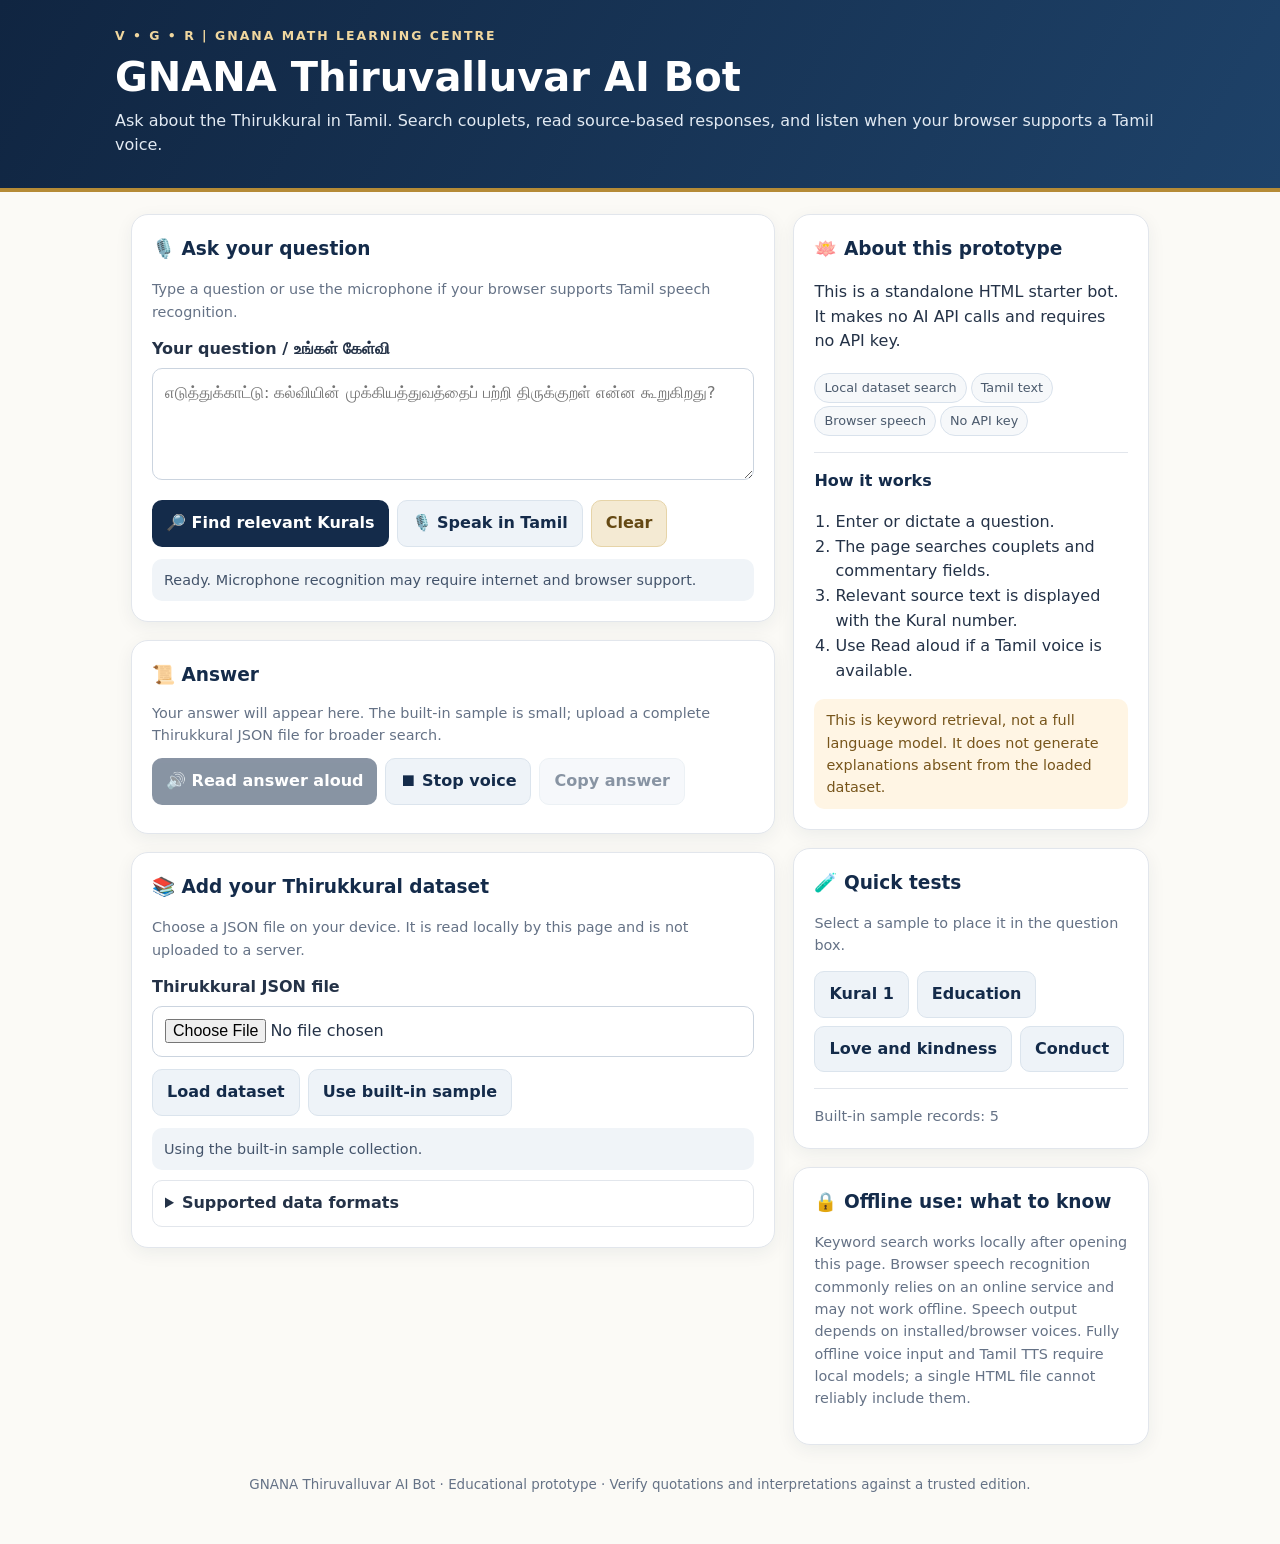
<file: bots/gnana_thiruvalluvar_ai_bot.html>
<!DOCTYPE html>
<html lang="en">
<head>
<meta charset="utf-8">
<meta name="viewport" content="width=device-width, initial-scale=1">
<title>GNANA Thiruvalluvar AI Bot</title>
<style>
:root{--navy:#142b4a;--gold:#b58b36;--paper:#fbfaf6;--ink:#243247;--muted:#657286;--line:#e2e6ec;--soft:#eef3f8}
*{box-sizing:border-box}body{margin:0;background:var(--paper);color:var(--ink);font-family:system-ui,-apple-system,"Noto Sans Tamil","Latha",sans-serif;line-height:1.55}
header{background:linear-gradient(120deg,#102541,#1e4269);color:#fff;padding:26px 18px 30px;border-bottom:4px solid var(--gold)}.wrap,main{max-width:1050px;margin:auto}.brand{font-size:.78rem;letter-spacing:.16em;color:#f0d79f;font-weight:700}h1{font-size:clamp(1.65rem,4vw,2.5rem);line-height:1.2;margin:.45rem 0}header p{margin:.5rem 0 0;color:#e2eaf3}
main{padding:22px 16px 36px}.layout{display:grid;grid-template-columns:minmax(0,1.45fr) minmax(260px,.8fr);gap:18px}.card{background:#fff;border:1px solid var(--line);border-radius:17px;padding:20px;box-shadow:0 5px 18px #162b4610;margin-bottom:18px}
h2{font-size:1.16rem;color:var(--navy);margin:0 0 12px}h3{font-size:1rem;color:var(--navy);margin:0 0 8px}.sub,.small{color:var(--muted);font-size:.9rem}label{display:block;font-weight:650;margin:12px 0 6px}
textarea,input[type=file]{width:100%;border:1px solid #cbd4df;border-radius:10px;padding:12px;font:inherit;background:white}textarea{min-height:112px;resize:vertical}
button{border:0;border-radius:10px;padding:10px 14px;font:inherit;font-weight:700;cursor:pointer;display:inline-flex;align-items:center;justify-content:center;gap:7px}.primary{background:var(--navy);color:white}.gold{background:#f4ead3;color:#654913;border:1px solid #e6d4a8}.secondary{background:var(--soft);color:var(--navy);border:1px solid #dbe4ed}button:disabled{opacity:.5;cursor:not-allowed}.actions{display:flex;gap:8px;flex-wrap:wrap;margin-top:12px}
.status{font-size:.9rem;padding:10px 12px;border-radius:10px;background:#f0f4f8;color:#43536a;margin-top:12px}.status.good{background:#e9f6ed;color:#205b37}.status.warn{background:#fff5e4;color:#77551b}
.result{background:#fbfaf6;border:1px solid #e8e1d2;border-radius:13px;padding:16px;margin-top:14px}.kuralno{font-size:.78rem;letter-spacing:.08em;color:#8b6723;font-weight:800;text-transform:uppercase}.kuralline{font-size:1.12rem;font-weight:700;line-height:1.9;color:#142b4a}.explanation{margin-top:10px;white-space:pre-wrap}.pill{display:inline-block;border:1px solid #d9e2ec;background:#f6f8fa;padding:4px 9px;border-radius:999px;font-size:.8rem;color:#4b5a6d;margin:3px 4px 0 0}
hr{border:0;border-top:1px solid var(--line);margin:16px 0}details{border:1px solid var(--line);border-radius:10px;padding:10px 12px;margin-top:10px}summary{font-weight:700;cursor:pointer}ol,ul{padding-left:21px}footer{text-align:center;color:var(--muted);font-size:.84rem;padding:12px}
@media(max-width:760px){.layout{grid-template-columns:1fr}.card{padding:16px}header{padding:23px 16px}}
</style>
</head>
<body>
<header><div class="wrap"><div class="brand">V • G • R | GNANA MATH LEARNING CENTRE</div><h1>GNANA Thiruvalluvar AI Bot</h1><p>Ask about the Thirukkural in Tamil. Search couplets, read source-based responses, and listen when your browser supports a Tamil voice.</p></div></header>
<main><div class="layout"><section>
<div class="card"><h2>🎙️ Ask your question</h2><p class="sub">Type a question or use the microphone if your browser supports Tamil speech recognition.</p><label for="question">Your question / உங்கள் கேள்வி</label><textarea id="question" placeholder="எடுத்துக்காட்டு: கல்வியின் முக்கியத்துவத்தைப் பற்றி திருக்குறள் என்ன கூறுகிறது?"></textarea><div class="actions"><button class="primary" id="askBtn">🔎 Find relevant Kurals</button><button class="secondary" id="micBtn">🎙️ Speak in Tamil</button><button class="gold" id="clearBtn">Clear</button></div><div id="micStatus" class="status">Ready. Microphone recognition may require internet and browser support.</div></div>
<div class="card"><h2>📜 Answer</h2><div id="answerArea" class="sub">Your answer will appear here. The built-in sample is small; upload a complete Thirukkural JSON file for broader search.</div><div class="actions"><button class="primary" id="speakBtn" disabled>🔊 Read answer aloud</button><button class="secondary" id="stopBtn">⏹ Stop voice</button><button class="secondary" id="copyBtn" disabled>Copy answer</button></div><div id="voiceStatus" class="small" style="margin-top:8px"></div></div>
<div class="card"><h2>📚 Add your Thirukkural dataset</h2><p class="sub">Choose a JSON file on your device. It is read locally by this page and is not uploaded to a server.</p><label for="datasetFile">Thirukkural JSON file</label><input id="datasetFile" type="file" accept=".json,application/json"><div class="actions"><button class="secondary" id="loadDatasetBtn">Load dataset</button><button class="secondary" id="resetDatasetBtn">Use built-in sample</button></div><div id="datasetStatus" class="status">Using the built-in sample collection.</div><details><summary>Supported data formats</summary><p class="small">Accepts an array of records or an object with a <code>kural</code>, <code>kurals</code>, or <code>data</code> array. Common fields: <code>Number</code>, <code>Line1</code>, <code>Line2</code>, <code>mv</code>, <code>sp</code>, <code>mk</code>, <code>Translation</code>, <code>explanation</code>.</p></details></div>
</section><aside>
<div class="card"><h2>🪷 About this prototype</h2><p>This is a standalone HTML starter bot. It makes no AI API calls and requires no API key.</p><span class="pill">Local dataset search</span><span class="pill">Tamil text</span><span class="pill">Browser speech</span><span class="pill">No API key</span><hr><h3>How it works</h3><ol><li>Enter or dictate a question.</li><li>The page searches couplets and commentary fields.</li><li>Relevant source text is displayed with the Kural number.</li><li>Use Read aloud if a Tamil voice is available.</li></ol><div class="status warn">This is keyword retrieval, not a full language model. It does not generate explanations absent from the loaded dataset.</div></div>
<div class="card"><h2>🧪 Quick tests</h2><p class="sub">Select a sample to place it in the question box.</p><div class="actions"><button class="secondary sampleBtn" data-q="அகர முதல">Kural 1</button><button class="secondary sampleBtn" data-q="கல்வி">Education</button><button class="secondary sampleBtn" data-q="அன்பு">Love and kindness</button><button class="secondary sampleBtn" data-q="ஒழுக்கம்">Conduct</button></div><hr><div id="countStatus" class="small">Built-in sample records: 5</div></div>
<div class="card"><h2>🔒 Offline use: what to know</h2><p class="small">Keyword search works locally after opening this page. Browser speech recognition commonly relies on an online service and may not work offline. Speech output depends on installed/browser voices. Fully offline voice input and Tamil TTS require local models; a single HTML file cannot reliably include them.</p></div>
</aside></div><footer>GNANA Thiruvalluvar AI Bot · Educational prototype · Verify quotations and interpretations against a trusted edition.</footer></main>
<script>
"use strict";
// Small built-in examples allow immediate testing. Load a complete trusted JSON dataset for broader coverage.
const BUILTIN_KURALS=[
{Number:1,Line1:"அகர முதல எழுத்தெல்லாம் ஆதி",Line2:"பகவன் முதற்றே உலகு",mv:"எழுத்துக்கள் எல்லாவற்றிற்கும் அகரம் முதன்மை; உலகிற்கு இறைவன் முதன்மை.",sp:"அகரம் எழுத்துகளுக்கு முதலாக இருப்பது போல, உலகிற்கு இறைவன் முதன்மையானவர்.",topic:"அகரம் ஆதி இறைவன்"},
{Number:2,Line1:"கற்றதனால் ஆய பயனென்கொல் வாலறிவன்",Line2:"நற்றாள் தொழாஅர் எனின்",mv:"தூய அறிவுடைய இறைவனின் திருவடிகளை வணங்காதவர், கற்ற கல்வியால் என்ன பயன் அடைவர்?",topic:"கல்வி கற்றல் அறிவு"},
{Number:34,Line1:"மனத்துக்கண் மாசிலன் ஆதல் அனைத்தறன்",Line2:"ஆகுல நீர பிற",mv:"மனத்தில் குற்றமில்லாதவனாக இருப்பதே அறம்; மற்றவை ஆரவாரமானவை.",topic:"அறம் மனம் ஒழுக்கம்"},
{Number:80,Line1:"அன்பின் வழியது உயிர்நிலை அஃதிலார்க்கு",Line2:"என்புதோல் போர்த்த உடம்பு",mv:"அன்பின் வழியில் அமைவதே உயிரின் உண்மையான நிலை; அன்பில்லாதவர்க்கு உடம்பு எலும்பைத் தோலால் போர்த்தியதே.",topic:"அன்பு அன்பின் உயிர்"},
{Number:391,Line1:"கற்க கசடறக் கற்பவை கற்றபின்",Line2:"நிற்க அதற்குத் தக",mv:"கற்க வேண்டியவற்றைப் பிழையின்றிக் கற்க வேண்டும்; கற்றபின் அதற்கேற்ப நடக்க வேண்டும்.",topic:"கல்வி கற்க கற்றல்"}
];
let kurals=BUILTIN_KURALS.map(x=>({...x})),lastAnswer="";
const $=id=>document.getElementById(id);
function normalize(text){return String(text??"").normalize("NFC").toLocaleLowerCase("ta");}
function tokens(text){return normalize(text).match(/[\u0B80-\u0BFF]+|[a-z0-9]+/gi)||[];}
function getSearchText(record){return Object.entries(record).filter(([key,value])=>!["Number","number","score"].includes(key)&&typeof value==="string").map(([,value])=>value).join(" ");}
function canonicalRecord(raw,index){
 const lower={};Object.entries(raw||{}).forEach(([k,v])=>lower[k.toLowerCase()]=v);
 const num=Number(lower.number??lower.kuralnumber??lower.id??index+1);
 return {...raw,Number:Number.isFinite(num)?num:index+1,Line1:String(lower.line1??lower.line_1??lower.kural1??""),Line2:String(lower.line2??lower.line_2??lower.kural2??""),mv:String(lower.mv??lower.meaning??lower.meaning_tamil??""),sp:String(lower.sp??lower.explanation??lower.commentary??""),mk:String(lower.mk??""),Translation:String(lower.translation??lower.english??""),topic:String(lower.topic??lower.athigaram??lower.chapter??"")};
}
function search(question,limit=5){
 const qTokens=[...new Set(tokens(question).filter(t=>t.length>1))];if(!qTokens.length)return [];
 const scored=kurals.map(record=>{const textTokens=new Set(tokens(getSearchText(record)));let score=0;qTokens.forEach(token=>{if(textTokens.has(token))score+=2;});if(normalize(getSearchText(record)).includes(normalize(question).trim()))score+=4;if(normalize(record.topic||"").includes(normalize(question).trim()))score+=2;return {record,score};}).filter(item=>item.score>0);
 scored.sort((a,b)=>b.score-a.score||a.record.Number-b.record.Number);return scored.slice(0,limit);
}
function buildAnswer(question){
 const matches=search(question,5);
 if(!matches.length)return {text:"இந்தச் சிறிய தரவுத்தொகுப்பில் பொருத்தமான குறள் கிடைக்கவில்லை. முழுமையான திருக்குறள் JSON கோப்பை ஏற்றவும் அல்லது வேறு சொற்களில் கேட்கவும்.",matches:[]};
 const best=matches[0].record,parts=[`குறள் எண் ${best.Number}`,best.Line1,best.Line2],explanation=best.sp||best.mv||best.mk;
 if(explanation)parts.push("விளக்கம்: "+explanation);if(best.Translation)parts.push("English meaning: "+best.Translation);parts.push("","குறிப்பு: இது தரவுத்தொகுப்பிலிருந்து மீட்டெடுக்கப்பட்ட பதில்; AI உருவாக்கிய புதிய விளக்கம் அல்ல.");
 return {text:parts.join("\\n"),matches};
}
function renderAnswer(question){
 const result=buildAnswer(question);lastAnswer=result.text;const area=$("answerArea");area.innerHTML="";
 if(!result.matches.length){const p=document.createElement("p");p.textContent=result.text;area.appendChild(p);}
 else{
  const best=result.matches[0].record,block=document.createElement("div");block.className="result";
  const no=document.createElement("div");no.className="kuralno";no.textContent="THIRUKKURAL · "+best.Number;
  const k1=document.createElement("div");k1.className="kuralline";k1.textContent=best.Line1;
  const k2=document.createElement("div");k2.className="kuralline";k2.textContent=best.Line2;block.append(no,k1,k2);
  const explanation=best.sp||best.mv||best.mk;if(explanation){const exp=document.createElement("div");exp.className="explanation";exp.textContent="விளக்கம்: "+explanation;block.appendChild(exp);}
  if(best.Translation){const en=document.createElement("p");en.className="small";en.textContent="English meaning: "+best.Translation;block.appendChild(en);}area.appendChild(block);
  if(result.matches.length>1){const others=document.createElement("div");others.style.marginTop="12px";const heading=document.createElement("h3");heading.textContent="Other possible matches";others.appendChild(heading);result.matches.slice(1).forEach(({record})=>{const item=document.createElement("div");item.className="result";const label=document.createElement("strong");label.textContent="குறள் "+record.Number;const text=document.createElement("div");text.textContent=record.Line1+" "+record.Line2;item.append(label,text);others.appendChild(item);});area.appendChild(others);}
  const note=document.createElement("p");note.className="small";note.textContent="குறிப்பு: பதில் ஏற்றப்பட்ட தரவிலிருந்து மீட்டெடுக்கப்பட்டது. தேடல் மதிப்பெண் பொருத்தத்தை மட்டும் குறிக்கும்; அது விளக்கத்தின் தரத்தை உறுதி செய்யாது.";area.appendChild(note);
 }
 $("speakBtn").disabled=false;$("copyBtn").disabled=false;$("voiceStatus").textContent="";
}
$("askBtn").addEventListener("click",()=>{const q=$("question").value.trim();if(!q){$("micStatus").textContent="முதலில் ஒரு கேள்வியை உள்ளிடவும்.";return;}renderAnswer(q);});
$("clearBtn").addEventListener("click",()=>{$("question").value="";$("answerArea").textContent="Your answer will appear here." ;lastAnswer="";$("speakBtn").disabled=true;$("copyBtn").disabled=true;$("micStatus").textContent="Ready.";});
$("speakBtn").addEventListener("click",()=>{if(!lastAnswer)return;if(!("speechSynthesis"in window)){$("voiceStatus").textContent="This browser does not support speech synthesis.";return;}window.speechSynthesis.cancel();const utterance=new SpeechSynthesisUtterance(lastAnswer);utterance.lang="ta-IN";utterance.rate=.88;const voices=window.speechSynthesis.getVoices(),tamilVoice=voices.find(v=>v.lang&&v.lang.toLowerCase().startsWith("ta"));if(tamilVoice)utterance.voice=tamilVoice;utterance.onstart=()=>$("voiceStatus").textContent=tamilVoice?"Speaking with: "+tamilVoice.name:"Trying the browser default voice. A Tamil voice may not be installed.";utterance.onerror=e=>$("voiceStatus").textContent="Speech could not start ("+e.error+"). Read the answer on screen.";window.speechSynthesis.speak(utterance);});
$("stopBtn").addEventListener("click",()=>{if("speechSynthesis"in window)window.speechSynthesis.cancel();$("voiceStatus").textContent="Speech stopped.";});
$("copyBtn").addEventListener("click",async()=>{try{await navigator.clipboard.writeText(lastAnswer);$("voiceStatus").textContent="Answer copied.";}catch{$("voiceStatus").textContent="Clipboard unavailable. Select and copy the visible text manually."; }});
const SpeechRecognition=window.SpeechRecognition||window.webkitSpeechRecognition;
if(SpeechRecognition){$("micBtn").addEventListener("click",()=>{const recognition=new SpeechRecognition();recognition.lang="ta-IN";recognition.continuous=false;recognition.interimResults=false;$("micStatus").textContent="Listening… Please speak in Tamil.";recognition.onresult=event=>{const transcript=event.results[0][0].transcript;$("question").value=transcript;$("micStatus").textContent="Recognized: "+transcript;renderAnswer(transcript);};recognition.onerror=event=>$("micStatus").textContent="Microphone error: "+event.error+". You can type your question instead.";try{recognition.start();}catch(error){$("micStatus").textContent="Could not start microphone. Try Chrome or type your question.";}});}
else $("micBtn").addEventListener("click",()=>$("micStatus").textContent="This browser does not provide speech recognition here. Try Chrome on a supported secure page, or type your Tamil question.");
document.querySelectorAll(".sampleBtn").forEach(button=>button.addEventListener("click",()=>{$("question").value=button.dataset.q;$("question").focus();}));
$("loadDatasetBtn").addEventListener("click",async()=>{
 const file=$("datasetFile").files[0];if(!file){$("datasetStatus").textContent="Please select a JSON file first.";return;}
 try{const parsed=JSON.parse(await file.text()),records=Array.isArray(parsed)?parsed:(parsed.kural||parsed.Kural||parsed.kurals||parsed.data);if(!Array.isArray(records)||!records.length)throw new Error("Could not find a non-empty array of Kural records.");const normalized=records.map(canonicalRecord).filter(r=>r.Line1||r.Line2);if(!normalized.length)throw new Error("No records with recognizable Line1 and Line2 fields.");kurals=normalized.sort((a,b)=>a.Number-b.Number);$("datasetStatus").className="status good";$("datasetStatus").textContent=`Loaded ${kurals.length} records from ${file.name}.`;$("countStatus").textContent=`Loaded records: ${kurals.length}`;}
 catch(error){$("datasetStatus").className="status warn";$("datasetStatus").textContent="Could not load dataset: "+error.message;}
});
$("resetDatasetBtn").addEventListener("click",()=>{kurals=BUILTIN_KURALS.map(x=>({...x}));$("datasetStatus").className="status";$("datasetStatus").textContent="Using the built-in sample collection.";$("countStatus").textContent="Built-in sample records: "+kurals.length;});
</script>
</body></html>
</file>
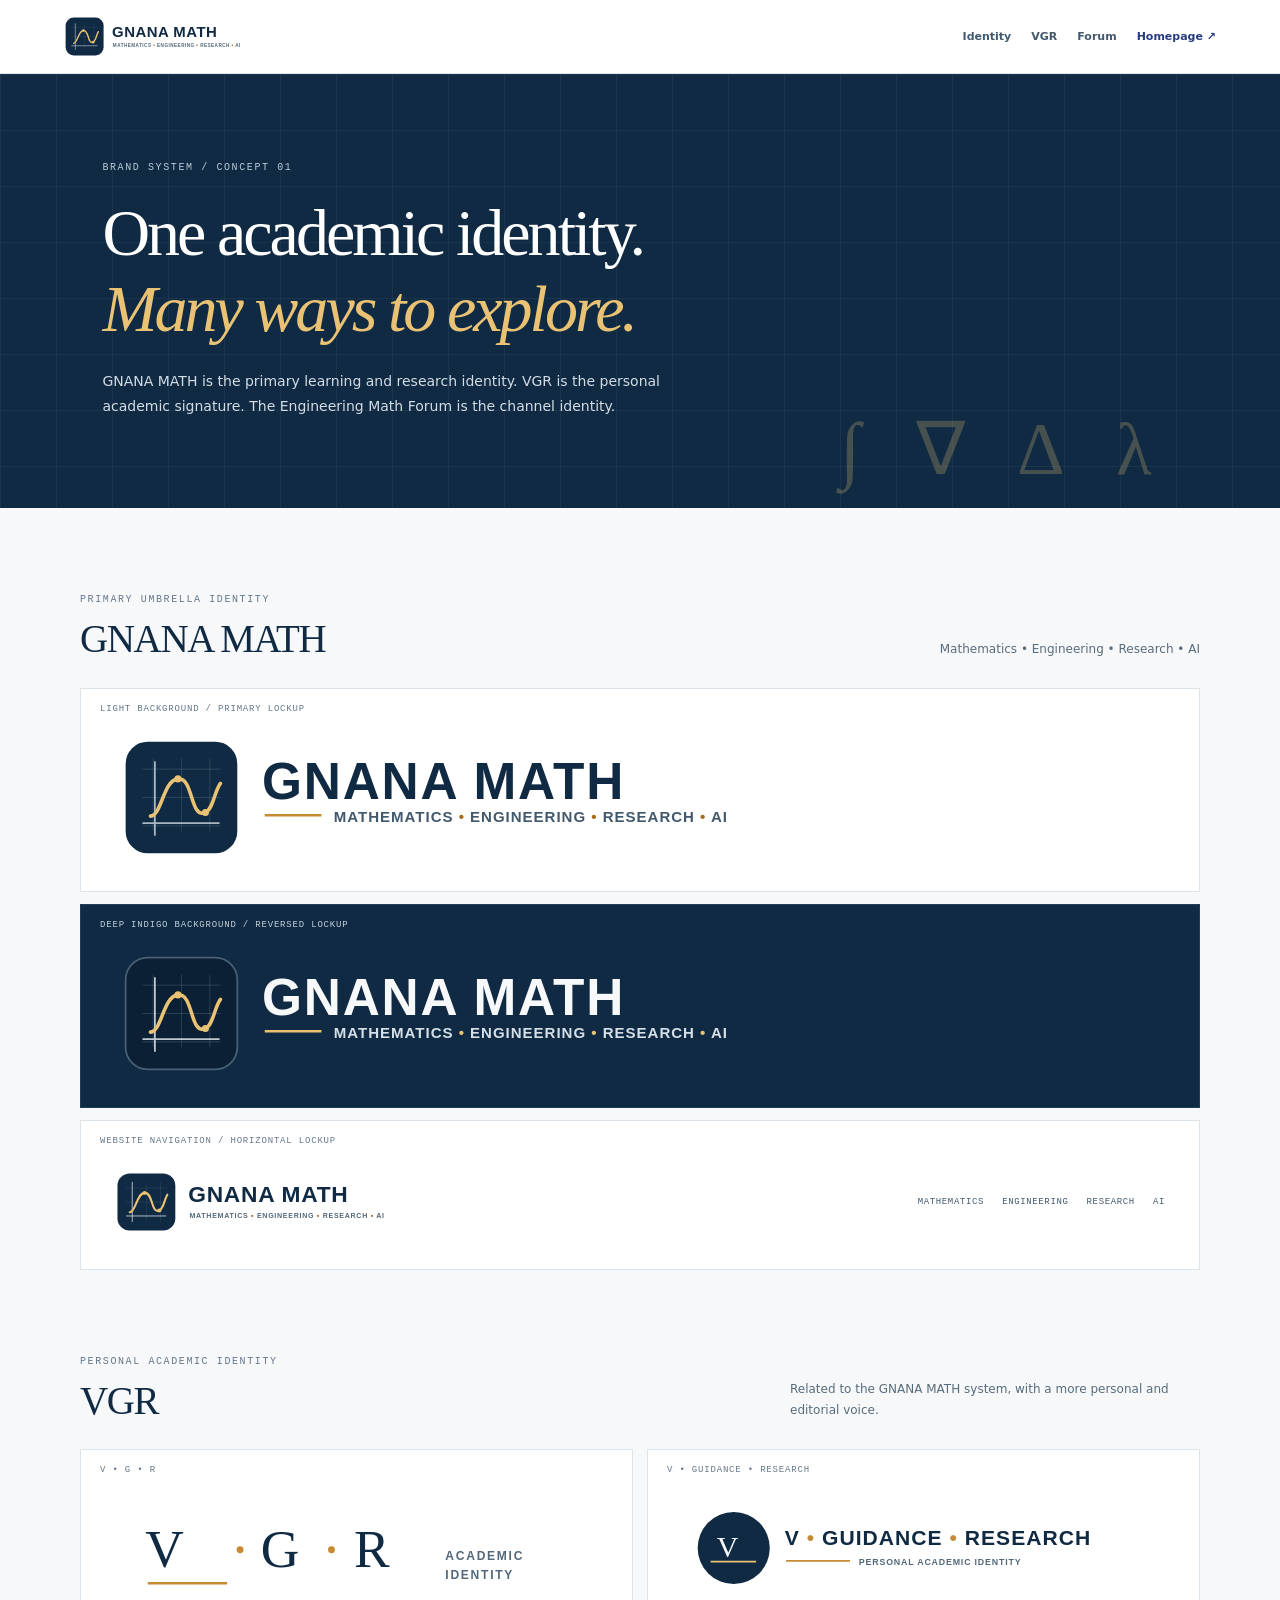
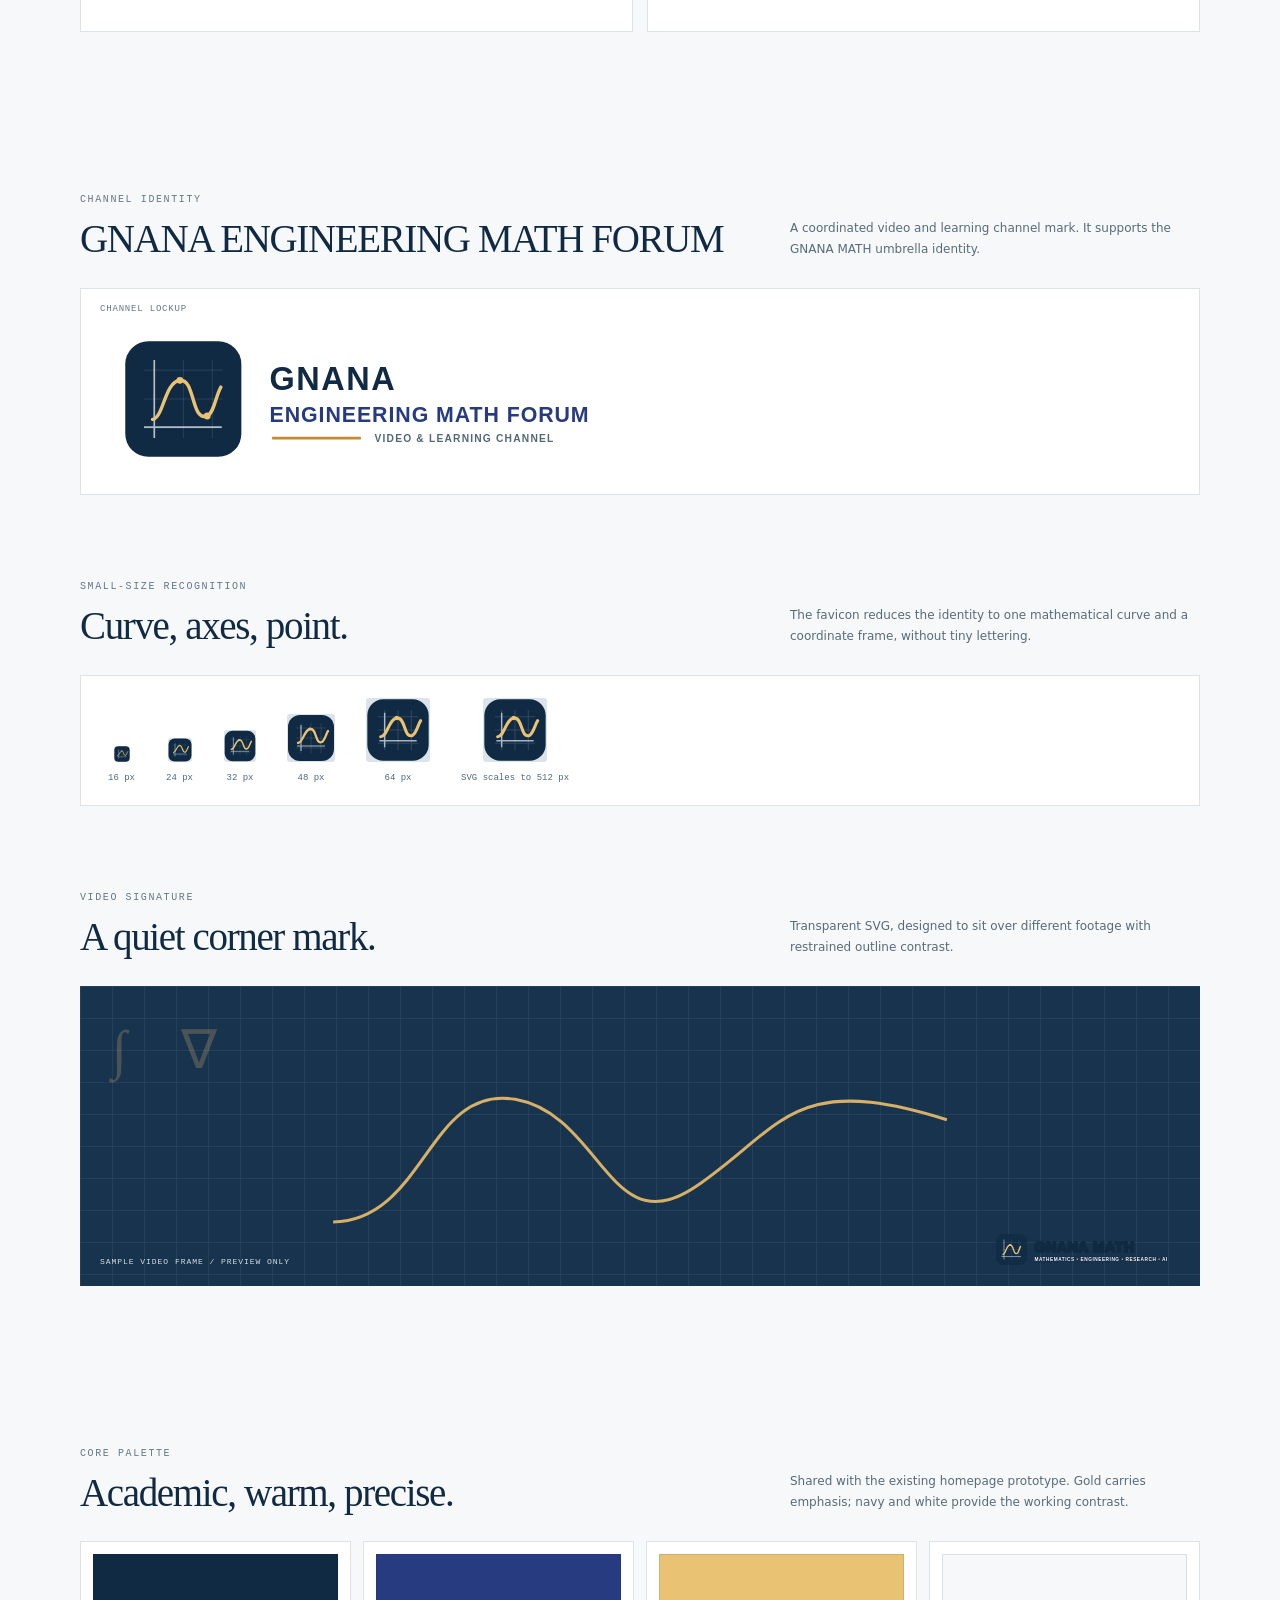
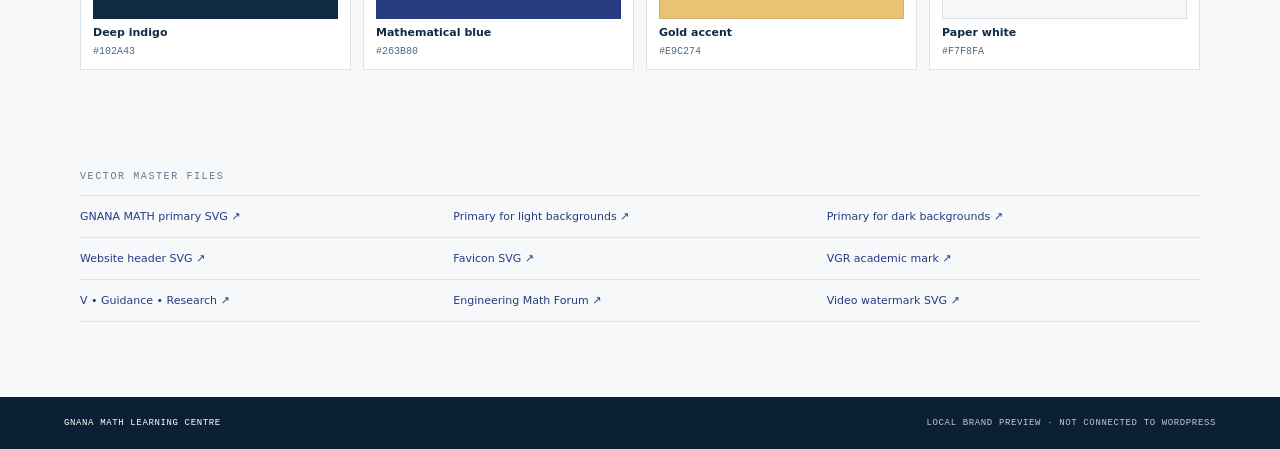
<file: branding/preview.html>
<!doctype html>
<html lang="en">
<head>
  <meta charset="utf-8">
  <meta name="viewport" content="width=device-width, initial-scale=1">
  <meta name="theme-color" content="#102a43">
  <link rel="icon" href="gnana-math-favicon.svg" type="image/svg+xml">
  <link rel="stylesheet" href="preview.css">
  <title>GNANA MATH — Brand Identity Preview</title>
</head>
<body>
  <header class="preview-header">
    <a class="header-lockup" href="../index.html" aria-label="Return to GNANA MATH homepage"><img src="gnana-math-header.svg" alt="GNANA MATH — Mathematics • Engineering • Research • AI"></a>
    <nav aria-label="Preview navigation"><a href="#identity">Identity</a><a href="#vgr">VGR</a><a href="#forum">Forum</a><a href="../index.html">Homepage ↗</a></nav>
  </header>
  <main>
    <section class="preview-hero">
      <p class="eyebrow">BRAND SYSTEM / CONCEPT 01</p>
      <h1>One academic identity.<br><em>Many ways to explore.</em></h1>
      <p>GNANA MATH is the primary learning and research identity. VGR is the personal academic signature. The Engineering Math Forum is the channel identity.</p>
      <div class="hero-equation" aria-hidden="true">∫ &nbsp; ∇ &nbsp; Δ &nbsp; λ</div>
    </section>

    <section class="section" id="identity">
      <div class="section-heading"><div><p class="eyebrow eyebrow-dark">PRIMARY UMBRELLA IDENTITY</p><h2>GNANA MATH</h2></div><p>Mathematics • Engineering • Research • AI</p></div>
      <div class="sample sample-light"><div class="sample-label">LIGHT BACKGROUND / PRIMARY LOCKUP</div><img class="primary-lockup" src="gnana-math-primary-light.svg" alt="GNANA MATH primary logo for a light background"></div>
      <div class="sample sample-dark"><div class="sample-label">DEEP INDIGO BACKGROUND / REVERSED LOCKUP</div><img class="primary-lockup" src="gnana-math-primary-dark.svg" alt="GNANA MATH primary logo for a dark background"></div>
      <div class="sample sample-light sample-header"><div class="sample-label">WEBSITE NAVIGATION / HORIZONTAL LOCKUP</div><div class="header-simulation"><img src="gnana-math-header.svg" alt="GNANA MATH website header lockup"><span>MATHEMATICS&nbsp;&nbsp; ENGINEERING&nbsp;&nbsp; RESEARCH&nbsp;&nbsp; AI</span><button type="button" aria-label="Example mobile navigation button">MENU ＋</button></div></div>
    </section>

    <section class="section identity-pair" id="vgr">
      <div class="section-heading"><div><p class="eyebrow eyebrow-dark">PERSONAL ACADEMIC IDENTITY</p><h2>VGR</h2></div><p>Related to the GNANA MATH system, with a more personal and editorial voice.</p></div>
      <div class="pair-grid"><article class="sample sample-light"><div class="sample-label">V • G • R</div><img class="secondary-lockup" src="vgr-logo.svg" alt="V • G • R academic identity mark"></article><article class="sample sample-light"><div class="sample-label">V • GUIDANCE • RESEARCH</div><img class="secondary-lockup" src="vgr-guidance-research.svg" alt="V • Guidance • Research signature"></article></div>
    </section>

    <section class="section" id="forum">
      <div class="section-heading"><div><p class="eyebrow eyebrow-dark">CHANNEL IDENTITY</p><h2>GNANA ENGINEERING MATH FORUM</h2></div><p>A coordinated video and learning channel mark. It supports the GNANA MATH umbrella identity.</p></div>
      <div class="sample sample-light"><div class="sample-label">CHANNEL LOCKUP</div><img class="primary-lockup" src="gnana-engineering-math-forum.svg" alt="GNANA Engineering Math Forum logo"></div>
    </section>

    <section class="section small-scale">
      <div class="section-heading"><div><p class="eyebrow eyebrow-dark">SMALL-SIZE RECOGNITION</p><h2>Curve, axes, point.</h2></div><p>The favicon reduces the identity to one mathematical curve and a coordinate frame, without tiny lettering.</p></div>
      <div class="favicon-row"><div><img src="gnana-math-favicon.svg" width="16" height="16" alt="GNANA MATH favicon at 16 pixels"><span>16 px</span></div><div><img src="gnana-math-favicon.svg" width="24" height="24" alt="GNANA MATH favicon at 24 pixels"><span>24 px</span></div><div><img src="gnana-math-favicon.svg" width="32" height="32" alt="GNANA MATH favicon at 32 pixels"><span>32 px</span></div><div><img src="gnana-math-favicon.svg" width="48" height="48" alt="GNANA MATH favicon at 48 pixels"><span>48 px</span></div><div><img src="gnana-math-favicon.svg" width="64" height="64" alt="GNANA MATH favicon at 64 pixels"><span>64 px</span></div><div class="favicon-512"><img src="gnana-math-favicon.svg" width="96" height="96" alt="GNANA MATH favicon, scalable beyond 96 pixels"><span>SVG scales to 512 px</span></div></div>
    </section>

    <section class="section watermark-section">
      <div class="section-heading"><div><p class="eyebrow eyebrow-dark">VIDEO SIGNATURE</p><h2>A quiet corner mark.</h2></div><p>Transparent SVG, designed to sit over different footage with restrained outline contrast.</p></div>
      <div class="video-still"><div class="video-graph" aria-hidden="true">∫ &nbsp;&nbsp; ∇<br><svg viewBox="0 0 600 220"><path d="M0 180 C90 178 93 45 178 60 S270 203 355 145 448 32 600 80"/></svg></div><img class="watermark" src="gnana-math-watermark.svg" alt="GNANA MATH transparent video watermark"><span class="video-caption">SAMPLE VIDEO FRAME / PREVIEW ONLY</span></div>
    </section>

    <section class="section palette-section">
      <div class="section-heading"><div><p class="eyebrow eyebrow-dark">CORE PALETTE</p><h2>Academic, warm, precise.</h2></div><p>Shared with the existing homepage prototype. Gold carries emphasis; navy and white provide the working contrast.</p></div>
      <div class="palette"><div><i style="--swatch:#102A43"></i><strong>Deep indigo</strong><code>#102A43</code></div><div><i style="--swatch:#263B80"></i><strong>Mathematical blue</strong><code>#263B80</code></div><div><i style="--swatch:#E9C274"></i><strong>Gold accent</strong><code>#E9C274</code></div><div><i style="--swatch:#F7F8FA"></i><strong>Paper white</strong><code>#F7F8FA</code></div></div>
    </section>

    <section class="asset-list section">
      <p class="eyebrow eyebrow-dark">VECTOR MASTER FILES</p>
      <div><a href="gnana-math-primary.svg">GNANA MATH primary SVG ↗</a><a href="gnana-math-primary-light.svg">Primary for light backgrounds ↗</a><a href="gnana-math-primary-dark.svg">Primary for dark backgrounds ↗</a><a href="gnana-math-header.svg">Website header SVG ↗</a><a href="gnana-math-favicon.svg">Favicon SVG ↗</a><a href="vgr-logo.svg">VGR academic mark ↗</a><a href="vgr-guidance-research.svg">V • Guidance • Research ↗</a><a href="gnana-engineering-math-forum.svg">Engineering Math Forum ↗</a><a href="gnana-math-watermark.svg">Video watermark SVG ↗</a></div>
    </section>
  </main>
  <footer><a href="../index.html">GNANA MATH LEARNING CENTRE</a><span>LOCAL BRAND PREVIEW · NOT CONNECTED TO WORDPRESS</span></footer>
</body>
</html>
</file>
<file: branding/preview.css>
:root{--navy:#102a43;--indigo:#263b80;--paper:#f7f8fa;--ink:#172b3c;--muted:#586b7b;--line:#dce3e9;--gold:#e9c274;--ochre:#c58a32;--sans:system-ui,-apple-system,BlinkMacSystemFont,"Segoe UI",sans-serif;--serif:Georgia,"Times New Roman",serif;--mono:ui-monospace,SFMono-Regular,Menlo,monospace}*{box-sizing:border-box}html{scroll-behavior:smooth}body{margin:0;background:var(--paper);color:var(--ink);font-family:var(--sans)}a{color:inherit;text-decoration:none}a:focus-visible,button:focus-visible{outline:3px solid #a66b17;outline-offset:3px}.preview-header{position:sticky;top:0;z-index:10;background:#fff;border-bottom:1px solid var(--line);min-height:74px;padding:10px max(5%,calc((100vw - 1210px)/2));display:flex;align-items:center;justify-content:space-between;gap:25px}.header-lockup img{width:210px;height:auto;display:block}.preview-header nav{display:flex;gap:20px;font-size:11px;font-weight:650;color:#42596d}.preview-header nav a:last-child{color:var(--indigo)}.preview-hero{position:relative;overflow:hidden;background:var(--navy);color:#fff;padding:78px max(8%,calc((100vw - 1120px)/2)) 75px;background-image:linear-gradient(rgba(174,196,218,.07) 1px,transparent 1px),linear-gradient(90deg,rgba(174,196,218,.07) 1px,transparent 1px);background-size:56px 56px}.eyebrow{font:10px var(--mono);letter-spacing:.16em;color:#b9cad8}.eyebrow-dark{color:#647789}.preview-hero h1{font:400 clamp(40px,6vw,66px)/1.15 var(--serif);letter-spacing:-.045em;margin:22px 0}.preview-hero h1 em{font-weight:400;color:var(--gold)}.preview-hero>p:not(.eyebrow){font-size:14px;line-height:1.8;color:#d2dce5;max-width:590px}.hero-equation{position:absolute;right:10%;bottom:16px;font:clamp(42px,6vw,74px) var(--serif);color:rgba(233,194,116,.25)}.section{max-width:1120px;margin:auto;padding:76px 0}.section-heading{display:flex;align-items:end;justify-content:space-between;gap:25px;margin-bottom:25px}.section-heading h2{font:400 clamp(27px,4vw,39px)/1.22 var(--serif);color:var(--navy);margin:8px 0 0;letter-spacing:-.035em}.section-heading>p{font-size:12px;line-height:1.75;color:var(--muted);max-width:410px;margin:0 0 3px}.sample{position:relative;min-height:150px;padding:42px 34px 27px;display:flex;align-items:center}.sample-light{background:#fff;border:1px solid var(--line)}.sample-dark{background:var(--navy);border:1px solid #1f3d57;margin-top:12px}.sample-label{position:absolute;top:15px;left:19px;font:9px var(--mono);letter-spacing:.09em;color:#647789}.sample-dark .sample-label{color:#c4d0db}.primary-lockup{display:block;width:min(100%,700px);height:auto}.sample-header{margin-top:12px}.header-simulation{width:100%;display:flex;align-items:center;gap:20px}.header-simulation img{width:min(43%,320px);height:auto}.header-simulation>span{margin-left:auto;font:9px var(--mono);letter-spacing:.07em;color:#42596d;white-space:nowrap}.header-simulation button{border:1px solid #ced7df;background:#fff;color:var(--navy);padding:10px 12px;font:10px var(--sans);display:none}.pair-grid{display:grid;grid-template-columns:1fr 1fr;gap:14px}.secondary-lockup{display:block;width:min(100%,560px);height:auto;margin:auto}.identity-pair{padding-top:0}.small-scale{padding-top:0}.favicon-row{min-height:125px;background:#fff;border:1px solid var(--line);display:flex;align-items:end;gap:31px;padding:22px 27px;overflow:auto}.favicon-row>div{display:grid;gap:11px;justify-items:center;color:#52687a;font:9px var(--mono);white-space:nowrap}.favicon-row img{display:block;max-width:none;background:#dce4eb;border-radius:3px}.favicon-512 img{width:64px;height:64px}.watermark-section{padding-top:0}.video-still{height:300px;position:relative;overflow:hidden;background:#18334d;color:rgba(233,194,116,.24);padding:32px;font:54px var(--serif);background-image:linear-gradient(rgba(174,196,218,.09) 1px,transparent 1px),linear-gradient(90deg,rgba(174,196,218,.09) 1px,transparent 1px);background-size:32px 32px}.video-graph svg{position:absolute;inset:52px 10% 12px;width:80%;height:75%}.video-graph path{fill:none;stroke:#d6b066;stroke-width:3}.watermark{position:absolute;width:190px;height:auto;right:18px;bottom:17px}.video-caption{position:absolute;left:20px;bottom:20px;font:8px var(--mono);letter-spacing:.12em;color:#d5dfe7}.palette{display:grid;grid-template-columns:repeat(4,1fr);gap:12px}.palette>div{background:#fff;border:1px solid var(--line);padding:12px;display:grid;gap:7px}.palette i{display:block;height:65px;background:var(--swatch);border:1px solid rgba(16,42,67,.12)}.palette strong{font-size:11px;color:var(--navy)}.palette code{font:10px var(--mono);color:#52687a}.asset-list{padding-top:15px;padding-bottom:75px}.asset-list>div{display:grid;grid-template-columns:repeat(3,1fr);border-top:1px solid var(--line)}.asset-list a{font-size:11px;color:var(--indigo);padding:14px 10px 14px 0;border-bottom:1px solid var(--line)}.asset-list a:hover{text-decoration:underline}.asset-list>.eyebrow{margin-bottom:13px}footer{background:#0b2034;color:#becad5;padding:21px max(5%,calc((100vw - 1210px)/2));display:flex;align-items:center;justify-content:space-between;gap:15px;font:9px var(--mono);letter-spacing:.07em}footer a{color:#fff}
@media(max-width:760px){.preview-header{min-height:65px;padding:10px 5%;gap:12px}.header-lockup img{width:min(205px,calc(100vw - 165px))}.preview-header nav{display:none}.preview-hero{padding:61px 7% 70px}.preview-hero>p:not(.eyebrow){font-size:13px}.section{padding:56px 7%}.section-heading{display:block}.section-heading>p{margin-top:12px}.sample{padding:45px 17px 20px;min-height:125px}.sample-label{left:13px;top:13px;font-size:8px}.header-simulation img{width:62%}.header-simulation>span{display:none}.header-simulation button{display:block;margin-left:auto}.pair-grid{grid-template-columns:1fr}.identity-pair,.small-scale,.watermark-section{padding-top:0}.favicon-row{gap:22px;padding:20px;align-items:center;min-height:115px}.favicon-512{display:none}.video-still{height:230px}.watermark{width:155px}.palette{grid-template-columns:1fr 1fr}.palette i{height:48px}.asset-list{padding-top:0;padding-bottom:55px}.asset-list>div{grid-template-columns:1fr 1fr}footer{padding:19px 7%;align-items:flex-start;flex-direction:column;font-size:8px}}
@media(prefers-reduced-motion:reduce){html{scroll-behavior:auto}}
</file>
